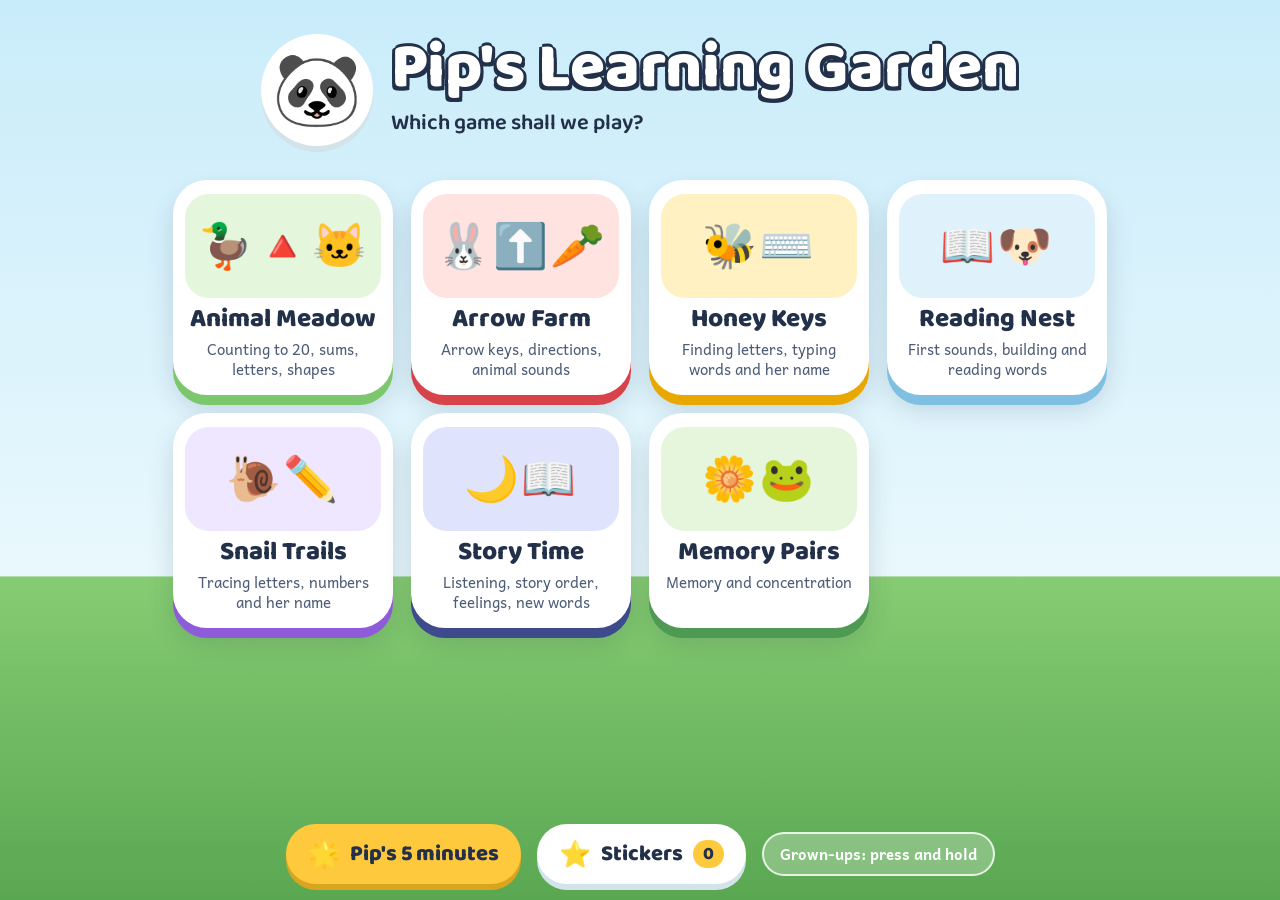
<file: index.html>
<!doctype html>
<html lang="en">
<head>
<meta charset="utf-8">
<meta name="viewport" content="width=device-width, initial-scale=1, maximum-scale=1, user-scalable=no, viewport-fit=cover">
<meta name="theme-color" content="#86cc72">
<meta name="mobile-web-app-capable" content="yes">
<link rel="manifest" href="manifest.webmanifest">
<link rel="icon" href="icons/icon-192.png">
<title>Pip's Learning Garden</title>
<meta name="claude:viewport-fit-sides" content="cover">
<link rel="stylesheet" href="fonts/fonts.css">
<style>
/* Layout: Pip's garden gate. Four big doorway cards, one per game, each in that game's own colours;
   stickers and the one Grown-ups corner sit below. Each game opens full screen over the garden. */
:root {
  --sky: #c9ecfa;
  --sky-low: #e9f8fd;
  --grass: #86cc72;
  --grass-deep: #5aa752;
  --ink: #22304a;
  --ink-soft: #4d5d78;
  --paper: #ffffff;
  --paper-edge: #d3e3ea;
  --sun: #ffc93d;
  --berry: #d9466f;
  --ok: #2c9c5a;
  --font-display: "Baloo 2", "Arial Rounded MT Bold", "Trebuchet MS", system-ui, sans-serif;
  --font-read: "Andika", "Century Gothic", "Segoe UI", system-ui, sans-serif;
  --emoji: "Apple Color Emoji", "Segoe UI Emoji", "Noto Color Emoji", sans-serif;
  color-scheme: light;
}
*, *::before, *::after { box-sizing: border-box; }
[hidden] { display: none !important; }
html, body { height: 100%; }
html, body { overscroll-behavior: none; touch-action: manipulation; -webkit-tap-highlight-color: transparent; -webkit-touch-callout: none; }
body {
  margin: 0; font-family: var(--font-read); font-size: 18px; color: var(--ink); overflow: hidden;
  user-select: none; -webkit-user-select: none;
  background: linear-gradient(180deg, var(--sky) 0%, var(--sky-low) 64%, var(--grass) 64.1%, var(--grass-deep) 100%);
}
button { font: inherit; color: inherit; cursor: pointer; }
button:focus-visible { outline: 4px solid var(--berry); outline-offset: 4px; }
.emoji { font-family: var(--emoji); line-height: 1; }

.game-host { position: fixed; inset: 0; z-index: 2; }

#hub { position: relative; z-index: 1; height: 100%; }
.hub-screen {
  height: 100%; display: flex; flex-direction: column; align-items: center; gap: 16px;
  padding-block: 16px;
  padding-left: max(16px, env(safe-area-inset-left, 0px));
  padding-right: max(16px, env(safe-area-inset-right, 0px));
  overflow-y: auto;
}
.hub-head { display: flex; align-items: center; gap: 18px; margin-top: 2vh; }
.pip { font-family: var(--emoji); line-height: 1; border: 0; border-radius: 50%; background: var(--paper); display: grid; place-items: center; box-shadow: 0 6px 0 var(--paper-edge); flex: none; width: 112px; height: 112px; font-size: 72px; transition: transform .15s; }
.pip:hover { transform: rotate(-6deg) scale(1.05); }
h1 {
  font-family: var(--font-display); font-weight: 800; font-size: clamp(38px, 5.4vw, 64px); line-height: .95; margin: 0; color: var(--paper);
  text-shadow: 0 4px 0 var(--ink), 3px 0 0 var(--ink), -3px 0 0 var(--ink), 0 -3px 0 var(--ink), 3px 4px 0 var(--ink), -3px 4px 0 var(--ink);
  text-wrap: balance;
}
.hub-sub { font-family: var(--font-display); font-weight: 600; font-size: 22px; margin: 6px 0 0; }

.doors { display: grid; grid-template-columns: repeat(4, minmax(0, 220px)); gap: 18px; justify-content: center; width: 100%; margin-top: 2vh; }
.door {
  border: 0; border-radius: 34px; padding: 14px 12px 16px; background: var(--paper);
  box-shadow: 0 10px 0 var(--edge), 0 14px 26px rgba(34, 48, 74, .16);
  display: flex; flex-direction: column; align-items: center; gap: 8px; transition: transform .15s;
}
.door:hover { transform: translateY(-6px) rotate(-1.2deg); }
.door:active { transform: translateY(5px); }
.door-art { width: 100%; height: 104px; border-radius: 24px; background: var(--wash); display: grid; place-items: center; font-family: var(--emoji); font-size: 44px; letter-spacing: 2px; white-space: nowrap; overflow: hidden; }
.door-name { font-family: var(--font-display); font-weight: 800; font-size: 26px; line-height: 1; }
.door-skills { font-size: 15px; color: var(--ink-soft); text-align: center; line-height: 1.3; min-height: 2.6em; }
.d-meadow { --wash: #e4f6dc; --edge: #7cc66b; }
.d-arrow { --wash: #ffe3e0; --edge: #d8434b; }
.d-honey { --wash: #fff1c2; --edge: #e9a800; }
.d-reading { --wash: #dff1fb; --edge: #7fc0e2; }
.d-trace { --wash: #efe6ff; --edge: #8e5cd9; }
.d-story { --wash: #dfe3fb; --edge: #3d4a8c; }
.d-pairs { --wash: #e6f6dc; --edge: #4f9a52; }

.hub-foot { margin-top: auto; display: flex; gap: 16px; align-items: center; flex-wrap: wrap; justify-content: center; }
.pill { border: 0; border-radius: 999px; padding: 12px 22px; background: var(--paper); box-shadow: 0 6px 0 var(--paper-edge);
  font-family: var(--font-display); font-weight: 800; font-size: 22px; display: inline-flex; align-items: center; gap: 10px; transition: transform .12s; }
.pill:hover { transform: translateY(-3px); }
.pill .emoji { font-size: 26px; }
.badge { background: var(--sun); border-radius: 999px; padding: 0 10px; font-size: 18px; }
.pill.five { background: var(--sun); box-shadow: 0 6px 0 #d9a520; }
/* "Next game" during Pip's 5 minutes: floats over the game's reward screen */
.next-btn { position: fixed; z-index: 6; top: max(14px, env(safe-area-inset-top, 0px)); right: max(16px, env(safe-area-inset-right, 0px));
  border: 0; border-radius: 999px; padding: 12px 22px; background: var(--sun); box-shadow: 0 6px 0 #d9a520, 0 10px 20px rgba(34, 48, 74, .2);
  font-family: var(--font-display); font-weight: 800; font-size: 22px; display: inline-flex; align-items: center; gap: 10px; animation: nudge 1.4s ease-in-out infinite; }
@keyframes nudge { 50% { transform: translateY(-4px) scale(1.04); } }
.rec-block { margin-top: 10px; padding: 10px 14px; border-radius: 14px; background: #f5f9fb; }
.rec-label { font-weight: 700; min-width: 92px; }
.grownup { touch-action: none; position: relative; overflow: hidden; border: 2px solid rgba(255,255,255,.8); border-radius: 999px; padding: 8px 16px; background: rgba(255,255,255,.25); color: var(--paper); font-size: 15px; font-weight: 700; }
.grownup .fill { position: absolute; inset: 0; background: rgba(255,255,255,.5); transform: scaleX(0); transform-origin: left; }
.grownup.holding .fill { transform: scaleX(1); transition: transform 1.5s linear; }
.grownup span { position: relative; }

/* Sticker book */
.book-head { display: flex; align-items: center; gap: 16px; width: 100%; max-width: 900px; }
.book-head h2 { flex: 1; font-family: var(--font-display); font-weight: 800; font-size: clamp(30px, 4vw, 44px); margin: 0; }
.round-btn { width: 62px; height: 62px; border-radius: 50%; border: 0; background: var(--paper); box-shadow: 0 6px 0 var(--paper-edge); font-family: var(--emoji); font-size: 28px; display: grid; place-items: center; flex: none; }
.book { width: 100%; max-width: 900px; background: var(--paper); border-radius: 34px; padding: 22px; box-shadow: 0 10px 0 var(--paper-edge);
  display: grid; grid-template-columns: repeat(auto-fill, minmax(92px, 1fr)); gap: 14px; }
.slotb { position: relative; aspect-ratio: 1; border: 0; border-radius: 24px; background: #eef5f8; display: grid; place-items: center; font-family: var(--emoji); font-size: 54px; line-height: 1; transition: transform .15s; }
.slotb.have { background: #fff4d0; }
.slotb.have:hover { transform: scale(1.08) rotate(-4deg); }
.slotb.empty span { filter: grayscale(1) brightness(0); opacity: .12; }
.slotb .n { position: absolute; bottom: 6px; right: 8px; font-family: var(--font-display); font-weight: 800; font-size: 16px; background: var(--sun); border-radius: 999px; padding: 0 8px; }

/* Grown-ups sheet */
.sheet-wrap { position: fixed; inset: 0; z-index: 9; background: rgba(34,48,74,.45); display: grid; place-items: center; padding: 16px; }
.sheet { width: 100%; max-width: 640px; max-height: 100%; overflow-y: auto; background: var(--paper); border-radius: 22px; padding: 22px 24px; font-size: 16px; line-height: 1.5; user-select: text; -webkit-user-select: text; }
.sheet h3 { font-family: var(--font-display); font-size: 26px; margin: 0 0 4px; }
.sheet h4 { font-size: 13px; letter-spacing: .1em; text-transform: uppercase; color: var(--ink-soft); margin: 22px 0 6px; padding-top: 14px; border-top: 1px solid var(--paper-edge); }
.sheet h5 { font-family: var(--font-display); font-size: 19px; margin: 14px 0 2px; }
.sheet label { display: flex; align-items: center; gap: 10px; padding: 3px 0; cursor: pointer; }
.sheet .field { display: grid; gap: 4px; padding: 4px 0; }
.sheet .field span { font-weight: 700; }
.sheet input[type=text], .sheet textarea { font: inherit; padding: 8px 10px; border-radius: 10px; border: 1px solid #c9d7de; width: 100%; }
.sheet textarea { min-height: 84px; resize: vertical; }
.sheet input[type=checkbox] { width: 20px; height: 20px; accent-color: var(--ok); flex: none; }
.sheet select { font: inherit; padding: 4px 8px; border-radius: 8px; border: 1px solid #c9d7de; max-width: 100%; }
.sheet p { margin: 4px 0; color: var(--ink-soft); }
.sheet .levels { display: grid; grid-template-columns: auto auto; gap: 0 16px; justify-content: start; font-variant-numeric: tabular-nums; }
.sbtn { border: 1px solid #c9d7de; background: #f3f7f9; border-radius: 10px; padding: 7px 14px; font-weight: 700; font-size: 15px; }
.sbtn.danger { color: #b3203f; }
.sbtn.primary { background: var(--ink); color: var(--paper); border-color: var(--ink); }
.sheet .row { display: flex; gap: 10px; flex-wrap: wrap; align-items: center; margin-top: 8px; }
.sheet-close { position: sticky; bottom: -22px; background: var(--paper); padding: 12px 0 4px; display: flex; justify-content: flex-end; }
.prog-time { font-weight: 700; color: var(--ink) !important; }
.prog-game { margin-top: 12px; padding: 10px 14px; border-radius: 14px; background: #f5f9fb; }
.prog-game > h5 { margin: 0 0 4px; }
.prog-group { margin: 8px 0; }
.prog-group > b { display: block; color: var(--ink); }
.chips { display: flex; flex-wrap: wrap; gap: 6px; margin-top: 4px; align-items: center; }
.chip-label { font-size: 13px; color: var(--ink-soft); min-width: 86px; }
.chip { border-radius: 999px; padding: 1px 10px; font-size: 15px; font-weight: 700; font-family: var(--font-read); }
.chip.work { background: #ffe1c4; color: #8a4500; }
.chip.good { background: #d3f1dc; color: #1c6a39; }
.prog-note { font-size: 14px; }

@media (max-width: 900px) { .doors { grid-template-columns: repeat(3, minmax(0, 220px)); } }
/* Phone held sideways (the S10e gives about 760 x 360): everything on one screen, big enough for small fingers */
@media (max-height: 520px) {
  .hub-screen { gap: 8px; padding-block: 8px; }
  .hub-head { margin-top: 0; gap: 10px; }
  .pip { width: 50px; height: 50px; font-size: 33px; box-shadow: 0 4px 0 var(--paper-edge); }
  h1 { font-size: 28px; }
  .hub-sub { font-size: 15px; margin-top: 0; }
  .doors { grid-template-columns: repeat(4, minmax(0, 150px)); gap: 8px 12px; margin-top: 0; }
  .door { padding: 8px 8px 10px; border-radius: 24px; box-shadow: 0 7px 0 var(--edge), 0 10px 18px rgba(34, 48, 74, .14); }
  .door-art { height: 58px; font-size: 28px; letter-spacing: 1px; border-radius: 14px; }
  .door-name { font-size: 15px; }
  .door { padding: 6px 6px 7px; gap: 4px; border-radius: 18px; }
  .hub-screen { gap: 6px; padding-block: 6px; }
  .door-skills { display: none; }
  .pill { padding: 8px 16px; font-size: 18px; }
  .round-btn { width: 48px; height: 48px; font-size: 22px; }
  .next-btn { font-size: 17px; padding: 8px 16px; top: max(8px, env(safe-area-inset-top, 0px)); }
  .book { padding: 14px; gap: 10px; grid-template-columns: repeat(auto-fill, minmax(72px, 1fr)); }
  .slotb { font-size: 42px; border-radius: 18px; }
}
@media (max-width: 520px) { .pip { width: 84px; height: 84px; font-size: 54px; } .doors { gap: 14px; } .door-art { height: 100px; font-size: 40px; } .door-skills { display: none; } }
@media (prefers-reduced-motion: reduce) { *, *::before, *::after { animation: none !important; transition: none !important; } }
</style>

<div id="hub">
  <section id="hubHome" class="hub-screen">
    <div class="hub-head">
      <button class="pip" id="pipHub" aria-label="Pip the panda says hello">🐼</button>
      <div>
        <h1>Pip's Learning Garden</h1>
        <p class="hub-sub">Which game shall we play?</p>
      </div>
    </div>
    <div class="doors">
      <button class="door d-meadow" data-game="meadow" aria-label="Animal Meadow">
        <span class="door-art">🦆🔺🐱</span><span class="door-name">Animal Meadow</span>
        <span class="door-skills">Counting to 20, sums, letters, shapes</span>
      </button>
      <button class="door d-arrow" data-game="arrow" aria-label="Arrow Farm">
        <span class="door-art">🐰⬆️🥕</span><span class="door-name">Arrow Farm</span>
        <span class="door-skills">Arrow keys, directions, animal sounds</span>
      </button>
      <button class="door d-honey" data-game="honey" aria-label="Honey Keys">
        <span class="door-art">🐝⌨️</span><span class="door-name">Honey Keys</span>
        <span class="door-skills">Finding letters, typing words and her name</span>
      </button>
      <button class="door d-reading" data-game="reading" aria-label="Reading Nest">
        <span class="door-art">📖🐶</span><span class="door-name">Reading Nest</span>
        <span class="door-skills">First sounds, building and reading words</span>
      </button>
      <button class="door d-trace" data-game="trace" aria-label="Snail Trails">
        <span class="door-art">🐌✏️</span><span class="door-name">Snail Trails</span>
        <span class="door-skills">Tracing letters, numbers and her name</span>
      </button>
      <button class="door d-story" data-game="story" aria-label="Story Time">
        <span class="door-art">🌙📖</span><span class="door-name">Story Time</span>
        <span class="door-skills">Listening, story order, feelings, new words</span>
      </button>
      <button class="door d-pairs" data-game="pairs" aria-label="Memory Pairs">
        <span class="door-art">🌼🐸</span><span class="door-name">Memory Pairs</span>
        <span class="door-skills">Memory and concentration</span>
      </button>
    </div>
    <div class="hub-foot">
      <button class="pill five" id="fiveBtn"><span class="emoji">🌟</span> Pip's 5 minutes</button>
      <button class="pill" id="hubBook"><span class="emoji">⭐</span> Stickers <span class="badge" id="hubStickerCount">0</span></button>
      <button class="grownup" id="grownBtn" title="Press and hold to open settings and progress"><span class="fill"></span><span>Grown-ups: press and hold</span></button>
    </div>
  </section>

  <section id="hubBookScreen" class="hub-screen" hidden>
    <div class="book-head">
      <button class="round-btn" id="hubBookBack" aria-label="Back to the garden">🏠</button>
      <h2>My sticker book</h2>
      <span class="badge" id="hubBookCount" style="font-size:22px;font-family:var(--font-display);font-weight:800"></span>
    </div>
    <div class="book" id="hubBookGrid"></div>
  </section>
</div>

<div class="game-host" id="host-meadow" hidden></div>
<div class="game-host" id="host-arrow" hidden></div>
<div class="game-host" id="host-honey" hidden></div>
<div class="game-host" id="host-reading" hidden></div>
<div class="game-host" id="host-trace" hidden></div>
<div class="game-host" id="host-story" hidden></div>
<div class="game-host" id="host-pairs" hidden></div>
<button class="next-btn" id="nextBtn" hidden></button>

<div class="sheet-wrap" id="sheetWrap" hidden>
  <div class="sheet" role="dialog" aria-modal="true" aria-labelledby="sheetTitle">
    <h3 id="sheetTitle">Grown-ups corner</h3>
    <p>Everything here is saved only in this browser on this computer.</p>

    <h4>Progress</h4>
    <div id="progress"></div>
    <p>Each game remembers every item she meets. Ones she gets wrong come back more often until she gets them right a few times in a row; ones she knows come back every few days so she keeps them.</p>
    <div class="row" id="memReset"></div>

    <h4>Her name</h4>
    <div class="field"><label for="firstName" style="padding:0"><span>First name</span></label><input type="text" id="firstName" autocomplete="off" spellcheck="false"></div>
    <div class="field"><label for="lastName" style="padding:0"><span>Surname</span></label><input type="text" id="lastName" autocomplete="off" spellcheck="false"></div>
    <p>Write it with capitals the way it should look. Honey Keys teaches her to type it; Reading Nest asks her to find it among other names.</p>
    <div class="rec-block">
      <b>Her name in your voice</b>
      <div class="row" id="recFirst"></div>
      <div class="row" id="recLast"></div>
      <p id="recNote">Computer voices often get names wrong. Record her name once and Pip plays your recording whenever it says it. Say just the name, close to the microphone.</p>
    </div>
    <div class="field"><label for="myWords" style="padding:0"><span>My words: one per line (family, pets, friends)</span></label><textarea id="myWords" spellcheck="false" placeholder="Mom&#10;Dad&#10;Gogo"></textarea></div>

    <h4>Pip's voice</h4>
    <label><input type="checkbox" id="optVoice"> Pip reads everything aloud</label>
    <label>Speaking speed <select id="optRate"><option value="0.75">Slower</option><option value="0.9">Normal</option><option value="1.05">Faster</option></select></label>
    <div class="row"><label for="optVoiceName" style="padding:0">Voice</label><select id="optVoiceName"></select><button type="button" class="sbtn" id="testVoice">Test</button></div>
    <p>Voices with "Natural" in the name are the clearest. They need an internet connection; without one the app uses the best voice on the laptop.</p>
    <label><input type="checkbox" id="optSfx"> Sound effects</label>

    <h4>Games</h4>
    <div id="gameOptions"></div>

    <h4>Difficulty (adjusts by itself)</h4>
    <p>Each activity moves up a level when she gets most answers right first time, and down when she finds it hard.</p>
    <div id="levelList"></div>
    <div class="row"><button class="sbtn" id="resetLevels">Start everything at level 1</button></div>

    <h4>Sticker book</h4>
    <div class="row" id="stickerReset"></div>

    <div class="sheet-close"><button class="sbtn primary" id="closeSheet">Save and close</button></div>
  </div>
</div>

<template id="tpl-meadow"><style>
/* Layout: one-screen meadow. Sky above, rolling hills below, Pip the panda guides each game.
   Single bright world on purpose, so colours are fixed rather than theme-switched. */
:host {
  --sky: #9fd8f5;
  --sky-low: #d6f0fb;
  --grass: #7cc66b;
  --grass-deep: #4f9f55;
  --sun: #ffc93d;
  --ink: #22304a;
  --ink-soft: #4d5d78;
  --paper: #ffffff;
  --paper-edge: #d5e3ee;
  --berry: #e6496b;
  --ok: #2c9c5a;
  --gold: #ffb800;
  --font-display: "Baloo 2", "Arial Rounded MT Bold", "Trebuchet MS", system-ui, sans-serif;
  /* Andika is built for early readers: single-storey a and g, clear letter shapes */
  --font-read: "Andika", "Century Gothic", "Segoe UI", system-ui, sans-serif;
  --emoji: "Apple Color Emoji", "Segoe UI Emoji", "Noto Color Emoji", sans-serif;
  color-scheme: light;
}
*, *::before, *::after { box-sizing: border-box; }
[hidden] { display: none !important; }
:host { display: block; height: 100%; }
:host {
  margin: 0;
  font-family: var(--font-read);
  font-size: 18px;
  color: var(--ink);
  background: linear-gradient(180deg, var(--sky) 0%, var(--sky-low) 62%, var(--grass) 62.1%, var(--grass-deep) 100%);
  overflow: hidden;
  user-select: none;
  -webkit-user-select: none;
}

/* Scenery */
.scenery { position: fixed; inset: 0; pointer-events: none; z-index: 0; overflow: hidden; }
.sun { position: absolute; top: 5%; right: 6%; width: 92px; height: 92px; border-radius: 50%; background: var(--sun); box-shadow: 0 0 0 14px rgba(255, 201, 61, .25), 0 0 0 30px rgba(255, 201, 61, .12); }
.cloud { position: absolute; height: 34px; background: var(--paper); border-radius: 40px; opacity: .85; }
.cloud::before, .cloud::after { content: ""; position: absolute; background: var(--paper); border-radius: 50%; }
.cloud::before { width: 46px; height: 46px; top: -22px; left: 18px; }
.cloud::after { width: 34px; height: 34px; top: -14px; left: 52px; }
.c1 { width: 120px; top: 12%; left: -140px; animation: drift 70s linear infinite; }
.c2 { width: 96px; top: 24%; left: -140px; animation: drift 95s linear infinite -40s; }
@keyframes drift { to { transform: translateX(calc(100vw + 280px)); } }
.hill { position: absolute; border-radius: 50%; }
.h1 { width: 80vw; height: 50vh; left: -20vw; bottom: -10vh; background: var(--grass); }
.h2 { width: 90vw; height: 46vh; right: -30vw; bottom: -14vh; background: #6bbb5d; }

/* Screens */
#app { position: relative; z-index: 1; height: 100%; }
.screen {
  height: 100%;
  display: flex; flex-direction: column; align-items: center;
  gap: 14px;
  padding-block: 18px;
  padding-left: max(16px, env(safe-area-inset-left, 0px));
  padding-right: max(16px, env(safe-area-inset-right, 0px));
  overflow-y: auto;
}

button { font: inherit; color: inherit; cursor: pointer; }
button:focus-visible { outline: 4px solid var(--berry); outline-offset: 4px; }
.emoji { font-family: var(--emoji); line-height: 1; }

/* Home */
.home-head { display: flex; align-items: center; gap: 18px; margin-top: 2vh; }
.pip {
  font-family: var(--emoji); font-size: 76px; line-height: 1;
  background: var(--paper); border: 0; border-radius: 50%;
  width: 116px; height: 116px; display: grid; place-items: center;
  box-shadow: 0 6px 0 var(--paper-edge);
  transition: transform .15s;
}
.pip:hover { transform: rotate(-6deg) scale(1.05); }
h1 {
  font-family: var(--font-display); font-weight: 800;
  font-size: clamp(40px, 6vw, 68px); line-height: .95; margin: 0;
  color: var(--paper);
  text-shadow: 0 4px 0 var(--ink), 3px 0 0 var(--ink), -3px 0 0 var(--ink), 0 -3px 0 var(--ink), 3px 4px 0 var(--ink), -3px 4px 0 var(--ink);
  letter-spacing: .01em;
}
.home-sub { font-family: var(--font-display); font-weight: 600; font-size: 24px; margin: 6px 0 0; color: var(--ink); }

.tiles {
  display: grid; grid-template-columns: repeat(5, minmax(0, 196px));
  gap: 22px; justify-content: center; width: 100%; margin-top: 2vh;
}
.tile {
  border: 0; border-radius: 34px; padding: 18px 12px 14px;
  background: var(--paper);
  box-shadow: 0 10px 0 var(--edge, var(--paper-edge)), 0 14px 24px rgba(34, 48, 74, .18);
  display: flex; flex-direction: column; align-items: center; gap: 10px;
  transition: transform .15s ease, box-shadow .15s ease;
  min-height: 220px;
}
.tile:hover { transform: translateY(-6px) rotate(-1.5deg); }
.tile:active { transform: translateY(6px); box-shadow: 0 4px 0 var(--edge, var(--paper-edge)); }
.tile-art {
  width: 100%; flex: 1; border-radius: 24px; background: var(--wash);
  display: grid; place-items: center; min-height: 128px; padding: 8px;
}
.tile-name { font-family: var(--font-display); font-weight: 800; font-size: 26px; line-height: 1; }
.t-count { --wash: #fff2c6; --edge: #f0c24a; }
.t-letters { --wash: #ffe0e6; --edge: #ef8fa3; }
.t-shapes { --wash: #dcefff; --edge: #7db7ea; }
.t-patterns { --wash: #e4f6dc; --edge: #86c879; }
.t-sums { --wash: #ffe6cf; --edge: #f0a35e; }
.art-sums { display: grid; justify-items: center; gap: 6px; }
.art-sums b { font-family: var(--font-display); font-size: 40px; color: #c46a1c; line-height: 1; }
.art-sums .emoji { font-size: 28px; }
.art-count { font-size: 34px; text-align: center; }
.art-count b { display: block; font-family: var(--font-display); font-size: 44px; color: #b4830a; line-height: 1; }
.art-letters { font-family: var(--font-read); font-weight: 700; font-size: 64px; color: var(--berry); line-height: 1; }
.art-shapes { display: flex; gap: 6px; }
.art-shapes svg { width: 48px; height: 48px; }
.art-patterns { font-size: 28px; letter-spacing: 1px; white-space: nowrap; }
.art-patterns span { opacity: .35; }

.home-foot { display: flex; gap: 16px; align-items: center; flex-wrap: wrap; justify-content: center; margin-top: auto; }
.pill {
  border: 0; border-radius: 999px; padding: 12px 22px;
  background: var(--paper); box-shadow: 0 6px 0 var(--paper-edge);
  font-family: var(--font-display); font-weight: 800; font-size: 22px;
  display: inline-flex; align-items: center; gap: 10px;
  transition: transform .12s;
}
.pill:hover { transform: translateY(-3px); }
.pill .emoji { font-size: 28px; }
.badge { background: var(--sun); border-radius: 999px; padding: 0 10px; font-size: 18px; }
.grownup {
  position: relative; overflow: hidden;
  border: 2px solid rgba(255, 255, 255, .7); border-radius: 999px; padding: 8px 16px;
  background: rgba(255, 255, 255, .25); color: var(--paper);
  font-size: 15px; font-weight: 700;
}
.grownup .fill { position: absolute; inset: 0; background: rgba(255, 255, 255, .45); transform: scaleX(0); transform-origin: left; }
.grownup.holding .fill { transform: scaleX(1); transition: transform 1.5s linear; }
.grownup span { position: relative; }

/* Play */
.topbar { width: 100%; max-width: 980px; display: flex; align-items: center; justify-content: space-between; gap: 12px; }
.round-btn {
  width: 64px; height: 64px; border-radius: 50%; border: 0;
  background: var(--paper); box-shadow: 0 6px 0 var(--paper-edge);
  font-family: var(--emoji); font-size: 30px; display: grid; place-items: center;
  transition: transform .12s; flex: none;
}
.round-btn:hover { transform: scale(1.08); }
.paws { display: flex; gap: 10px; }
.paw {
  width: 44px; height: 44px; border-radius: 50%;
  background: rgba(255, 255, 255, .5); border: 3px dashed rgba(34, 48, 74, .25);
  display: grid; place-items: center; font-family: var(--emoji); font-size: 22px;
}
.paw.got { background: var(--paper); border: 3px solid var(--paper-edge); animation: pop .4s ease; }
.paw.gold { background: var(--sun); border-color: #e9a800; }

.bubble-row { display: flex; align-items: center; gap: 14px; width: 100%; max-width: 980px; }
.pip.small { width: 76px; height: 76px; font-size: 50px; flex: none; }
.bubble {
  position: relative; flex: 1; min-width: 0;
  background: var(--paper); border-radius: 26px; padding: 14px 22px;
  font-family: var(--font-display); font-weight: 800; font-size: clamp(24px, 3.2vw, 36px); line-height: 1.15;
  box-shadow: 0 6px 0 var(--paper-edge);
  text-wrap: balance;
}
.bubble::before { content: ""; position: absolute; left: -14px; top: 50%; margin-top: -12px; border: 12px solid transparent; border-right: 16px solid var(--paper); border-left: 0; }

.stage {
  flex: 1; width: 100%; max-width: 980px; min-height: 150px;
  display: flex; align-items: center; justify-content: center;
}
.choices { display: flex; gap: 22px; justify-content: center; flex-wrap: wrap; width: 100%; padding-bottom: 18px; }
.choice {
  width: clamp(120px, 15vw, 170px); aspect-ratio: 1; max-width: 100%;
  border: 0; border-radius: 30px; background: var(--paper);
  box-shadow: 0 9px 0 var(--paper-edge), 0 12px 22px rgba(34, 48, 74, .16);
  display: flex; flex-direction: column; align-items: center; justify-content: center; gap: 4px;
  transition: transform .15s ease, opacity .3s;
  padding: 10px;
}
.choice:hover:not(:disabled) { transform: translateY(-6px) scale(1.04); }
.choice:active:not(:disabled) { transform: translateY(5px); }
.choice:disabled { cursor: default; }
.choice.wrong { animation: wiggle .45s ease; opacity: .35; }
.choice.right { box-shadow: 0 9px 0 var(--ok), 0 0 0 7px var(--ok); animation: bounce .6s ease; }
.choice.hint { animation: glow 1.1s ease-in-out infinite; }
.choice .num { font-family: var(--font-display); font-weight: 800; font-size: clamp(56px, 7vw, 84px); line-height: .9; color: var(--ink); }
.choice .dots { display: flex; flex-wrap: wrap; justify-content: center; gap: 4px; max-width: 72px; }
.choice .dots i { width: 11px; height: 11px; border-radius: 50%; background: var(--berry); }
.choice .pic { font-family: var(--emoji); font-size: clamp(54px, 6.5vw, 78px); line-height: 1; }
.choice .word { font-size: 22px; font-weight: 700; color: var(--ink-soft); }
.choice .word b, .reveal b { color: var(--berry); }
.choice svg.shape { width: 78%; height: 78%; }

/* Counting stage: rows of five, like a ten frame */
.field { display: grid; gap: 14px 18px; justify-items: center; }
/* 11 to 20 sit in rows of ten with a gap after five, like two ten-frames */
.field.many { gap: 10px 8px; }
.field.many .critter { font-size: clamp(30px, 4.2vw, 50px); }
.field.many .critter:nth-child(10n+5) { margin-right: 16px; }

/* Sums */
.sum { display: flex; align-items: center; gap: 18px; flex-wrap: wrap; justify-content: center; }
.group { display: grid; gap: 6px 8px; justify-items: center; }
.critter.small { font-size: clamp(30px, 4.2vw, 46px); padding: 3px; }
.op { font-family: var(--font-display); font-weight: 800; font-size: 48px; color: var(--ink); }
.eq { font-family: var(--font-display); font-weight: 800; font-size: clamp(30px, 4vw, 44px); background: var(--paper); border-radius: 18px; padding: 2px 22px; box-shadow: 0 5px 0 var(--paper-edge); }
.eq b { color: var(--berry); }
.ask { font-family: var(--font-display); font-weight: 800; font-size: clamp(26px, 3.4vw, 40px); display: flex; align-items: center; gap: 12px; }
.ask .emoji { font-size: 1.6em; }
.gb.arrive { animation: arrive .7s .5s both; }
.critter.leaving { animation: leave .8s 1.1s forwards; }
.choice.nest { width: auto; aspect-ratio: auto; min-width: 180px; min-height: 140px; padding: 14px 18px; }
.frame { display: grid; grid-template-columns: repeat(5, 1fr); gap: 6px; padding: 8px; background: var(--paper); border-radius: 16px; box-shadow: 0 6px 0 var(--paper-edge); }
.frame .cell { width: clamp(44px, 6vw, 64px); aspect-ratio: 1; border: 3px dashed rgba(34, 48, 74, .25); border-radius: 12px; display: grid; place-items: center; font-family: var(--emoji); font-size: clamp(28px, 4vw, 42px); }
.frame .cell.full { border-style: solid; border-color: #f0c24a; background: #fff8dd; }
.frame .cell.counted { border-style: solid; border-color: var(--berry); }
.frame .cell.new { border-style: solid; border-color: var(--ok); background: #e3f6e9; animation: pop .4s ease; }
@keyframes arrive { from { transform: translateX(70px); opacity: 0; } }
@keyframes leave { to { transform: translateY(-26px) rotate(-14deg); opacity: .16; } }
.critter {
  position: relative; font-family: var(--emoji); font-size: clamp(46px, 6.5vw, 72px); line-height: 1;
  padding: 8px; border-radius: 50%; transition: transform .2s, background .2s;
  transform: rotate(var(--r, 0deg));
}
.critter.counted { background: rgba(255, 255, 255, .85); transform: scale(1.12); }
.critter.counted::after {
  content: attr(data-n); position: absolute; top: -6px; right: -6px;
  width: 30px; height: 30px; border-radius: 50%; background: var(--berry); color: var(--paper);
  font-family: var(--font-display); font-weight: 800; font-size: 18px; display: grid; place-items: center;
}

/* Letters stage */
.letter-card {
  background: var(--paper); border-radius: 34px; padding: 6px 40px 12px;
  box-shadow: 0 10px 0 #ef8fa3;
  font-family: var(--font-read); font-weight: 700; font-size: clamp(90px, 13vw, 150px); line-height: 1.05;
  color: var(--berry); display: flex; gap: 22px; align-items: baseline;
}
.letter-card small { font-size: .7em; color: var(--ink); }

/* Shapes stage */
.friend { display: flex; align-items: center; gap: 18px; }
.friend .emoji { font-size: clamp(80px, 11vw, 120px); animation: sway 3s ease-in-out infinite; }
.friend .want { width: clamp(70px, 9vw, 100px); aspect-ratio: 1; border-radius: 24px; border: 4px dashed rgba(34, 48, 74, .3); display: grid; place-items: center; font-family: var(--font-display); font-weight: 800; font-size: 54px; color: rgba(34, 48, 74, .4); background: rgba(255, 255, 255, .45); }
.friend .want svg { width: 80%; height: 80%; }

/* Patterns stage */
.seq { display: flex; gap: 10px; flex-wrap: wrap; justify-content: center; }
.seq .slot {
  width: clamp(64px, 9vw, 96px); aspect-ratio: 1; border-radius: 22px; background: var(--paper);
  display: grid; place-items: center; font-family: var(--emoji); font-size: clamp(40px, 6vw, 62px);
  box-shadow: 0 6px 0 var(--paper-edge); transition: transform .2s, box-shadow .2s;
}
.seq .slot.on { transform: translateY(-10px) scale(1.08); box-shadow: 0 6px 0 var(--sun), 0 0 0 5px var(--sun); }
.seq .slot.mystery { background: rgba(255, 255, 255, .45); border: 4px dashed rgba(34, 48, 74, .35); box-shadow: none; font-family: var(--font-display); font-weight: 800; color: rgba(34, 48, 74, .5); }
.seq .slot.mystery.filled { background: var(--paper); border: 4px solid var(--ok); color: inherit; font-family: var(--emoji); animation: pop .4s ease; }

/* Reward */
.center { justify-content: center; text-align: center; }
.eyebrow { font-family: var(--font-display); font-weight: 800; letter-spacing: .12em; text-transform: uppercase; font-size: 18px; margin: 0; color: var(--ink-soft); }
.sticker-big {
  font-family: var(--emoji); font-size: clamp(110px, 17vw, 170px); line-height: 1;
  width: clamp(170px, 26vw, 250px); aspect-ratio: 1; border-radius: 50%;
  background: var(--paper); display: grid; place-items: center;
  border: 8px dashed var(--sun); box-shadow: 0 12px 0 rgba(34, 48, 74, .12);
  animation: sticker 0.9s cubic-bezier(.2, 1.6, .4, 1) both;
}
h2 { font-family: var(--font-display); font-weight: 800; font-size: clamp(30px, 4vw, 44px); margin: 0; line-height: 1.1; text-wrap: balance; }
.btn-row { display: flex; gap: 16px; flex-wrap: wrap; justify-content: center; }

/* Sticker book */
.book {
  width: 100%; max-width: 900px; background: var(--paper); border-radius: 34px; padding: 22px;
  box-shadow: 0 10px 0 var(--paper-edge);
  display: grid; grid-template-columns: repeat(auto-fill, minmax(92px, 1fr)); gap: 14px;
}
.slotb {
  position: relative; aspect-ratio: 1; border: 0; border-radius: 24px; background: #f1f7fb;
  display: grid; place-items: center; font-family: var(--emoji); font-size: 54px; line-height: 1;
  transition: transform .15s;
}
.slotb.have { background: #fff6d6; }
.slotb.have:hover { transform: scale(1.08) rotate(-4deg); }
.slotb.empty span { filter: grayscale(1) brightness(0); opacity: .12; }
.slotb .n { position: absolute; bottom: 6px; right: 8px; font-family: var(--font-display); font-weight: 800; font-size: 16px; background: var(--sun); border-radius: 999px; padding: 0 8px; }
.book-head { display: flex; align-items: center; gap: 16px; width: 100%; max-width: 900px; }
.book-head h2 { flex: 1; color: var(--ink); }

/* Grown-ups sheet */
.sheet-wrap { position: fixed; inset: 0; z-index: 5; background: rgba(34, 48, 74, .45); display: grid; place-items: center; padding: 16px; }
.sheet {
  width: 100%; max-width: 560px; max-height: 100%; overflow-y: auto;
  background: var(--paper); border-radius: 22px; padding: 22px 24px;
  font-size: 16px; line-height: 1.5; user-select: text; -webkit-user-select: text;
}
.sheet h3 { font-family: var(--font-display); font-size: 26px; margin: 0 0 4px; }
.sheet h4 { font-size: 13px; letter-spacing: .1em; text-transform: uppercase; color: var(--ink-soft); margin: 18px 0 6px; }
.sheet label { display: flex; align-items: center; gap: 10px; padding: 4px 0; cursor: pointer; }
.sheet input[type=checkbox] { width: 20px; height: 20px; accent-color: var(--ok); }
.sheet select { font: inherit; padding: 4px 8px; border-radius: 8px; border: 1px solid var(--paper-edge); }
.sheet p { margin: 4px 0; color: var(--ink-soft); }
.sheet .levels { display: grid; grid-template-columns: auto auto; gap: 2px 16px; justify-content: start; font-variant-numeric: tabular-nums; }
.sbtn { border: 1px solid var(--paper-edge); background: #f4f8fb; border-radius: 10px; padding: 7px 14px; font-weight: 700; font-size: 15px; }
.sbtn.danger { color: #b3203f; }
.sbtn.primary { background: var(--ink); color: var(--paper); border-color: var(--ink); }
.sheet .row { display: flex; gap: 10px; flex-wrap: wrap; align-items: center; margin-top: 8px; }

/* Confetti */
.bit { position: fixed; width: 12px; height: 12px; border-radius: 3px; z-index: 9; pointer-events: none; animation: burst .9s ease-out forwards; }
@keyframes burst { to { transform: translate(var(--dx), var(--dy)) rotate(540deg); opacity: 0; } }
@keyframes pop { 0% { transform: scale(.4); } 70% { transform: scale(1.15); } 100% { transform: scale(1); } }
@keyframes wiggle { 0%, 100% { transform: rotate(0); } 20% { transform: rotate(-8deg); } 40% { transform: rotate(8deg); } 60% { transform: rotate(-5deg); } 80% { transform: rotate(4deg); } }
@keyframes bounce { 0%, 100% { transform: translateY(0); } 35% { transform: translateY(-22px) scale(1.06); } 65% { transform: translateY(0) scale(.97); } }
@keyframes glow { 0%, 100% { box-shadow: 0 9px 0 var(--paper-edge), 0 0 0 0 rgba(255, 184, 0, .0); } 50% { box-shadow: 0 9px 0 var(--paper-edge), 0 0 0 10px rgba(255, 184, 0, .75); } }
@keyframes sway { 0%, 100% { transform: rotate(-4deg); } 50% { transform: rotate(4deg); } }
@keyframes sticker { 0% { transform: scale(0) rotate(-30deg); } 100% { transform: scale(1) rotate(0); } }

@media (max-width: 860px) {
  .tiles { grid-template-columns: repeat(2, minmax(0, 210px)); }
  .tile { min-height: 180px; }
}
@media (max-width: 520px) {
  .pip { width: 84px; height: 84px; font-size: 54px; }
  .paws { gap: 5px; }
  .paw { width: 34px; height: 34px; font-size: 17px; }
  .round-btn { width: 52px; height: 52px; font-size: 24px; }
  .choices { gap: 12px; }
  .choice { width: 104px; }
  .tiles { gap: 14px; }
}
@media (prefers-reduced-motion: reduce) {
  .critter.leaving { opacity: .16; }
  *, *::before, *::after { animation: none !important; transition: none !important; }
}
.prog-time { font-weight: 700; color: var(--ink) !important; }
.prog-group { margin: 10px 0; }
.prog-group > b { display: block; color: var(--ink); }
.chips { display: flex; flex-wrap: wrap; gap: 6px; margin-top: 4px; align-items: center; }
.chip-label { font-size: 13px; color: var(--ink-soft); min-width: 86px; }
.chip { border-radius: 999px; padding: 1px 10px; font-size: 15px; font-weight: 700; font-family: var(--font-read); }
.chip.work { background: #ffe1c4; color: #8a4500; }
.chip.good { background: #d3f1dc; color: #1c6a39; }
.prog-note { font-size: 14px; }

/* ---- touch screens and phones held sideways (added when the games were merged) ---- */
:host { -webkit-tap-highlight-color: transparent; touch-action: manipulation; }
/* no physical keyboard on a touch screen: hide the "click so the keyboard works" screen and key hints */
@media (pointer: coarse) { .gate, .how, .hint-line { display: none !important; } }
@media (max-height: 520px) {
  .screen { gap: 6px; padding-block: 6px; }
  .round-btn { width: 44px; height: 44px; font-size: 21px; box-shadow: 0 4px 0 var(--paper-edge); }
  .paws { gap: 5px; }
  .paw { width: 28px; height: 28px; font-size: 14px; border-width: 2px; }
  .bubble-row { gap: 10px; }
  .bubble-row .pip, .pip.small { width: 44px; height: 44px; font-size: 30px; box-shadow: 0 4px 0 var(--paper-edge); }
  .bubble { font-size: 19px; padding: 6px 14px; border-radius: 16px; box-shadow: 0 4px 0 var(--paper-edge); }
  .bubble::before { left: -10px; margin-top: -8px; border-width: 8px; border-right-width: 11px; }
  h1 { font-size: 34px; }
  h2 { font-size: 24px; }
  .home-head, .start-head { margin-top: 0; gap: 12px; }
  .home-head .pip, .start-head .pip, #pipHome { width: 64px; height: 64px; font-size: 42px; box-shadow: 0 4px 0 var(--paper-edge); }
  .home-sub, .start-sub { font-size: 17px; margin-top: 2px; }
  .tiles { margin-top: 4px; gap: 12px; grid-template-columns: repeat(4, minmax(0, 170px)); }
  .tile { min-height: 0; padding: 8px; border-radius: 24px; gap: 6px; box-shadow: 0 7px 0 var(--edge, var(--paper-edge)), 0 10px 18px rgba(0, 0, 0, .12); }
  .tile-art { min-height: 92px; border-radius: 18px; }
  .tile-name { font-size: 18px; }
  .pill { padding: 8px 16px; font-size: 17px; }
  .pill .emoji { font-size: 22px; }
  .sticker-big { width: 120px; font-size: 76px; border-width: 6px; }
  .eyebrow { font-size: 14px; }
  .book { padding: 14px; gap: 10px; grid-template-columns: repeat(auto-fill, minmax(72px, 1fr)); }
  .slotb { font-size: 42px; border-radius: 18px; }
  .stage { min-height: 0; }
}
@media (max-height: 520px) {
  .choices { gap: 14px; padding-bottom: 10px; }
  .choice { width: 92px; border-radius: 22px; box-shadow: 0 6px 0 var(--paper-edge), 0 8px 14px rgba(34, 48, 74, .14); }
  .choice .num { font-size: 50px; }
  .choice .pic { font-size: 48px; }
  .choice .word { font-size: 16px; }
  .choice .dots { max-width: 60px; gap: 3px; }
  .choice .dots i { width: 8px; height: 8px; }
  .field { gap: 4px 10px; }
  .critter { font-size: 34px; padding: 3px; }
  .critter.counted::after { width: 20px; height: 20px; font-size: 13px; top: -4px; right: -4px; }
  .letter-card { font-size: 64px; padding: 2px 24px 6px; border-radius: 22px; box-shadow: 0 6px 0 #ef8fa3; }
  .friend .emoji { font-size: 58px; }
  .friend .want { width: 60px; font-size: 32px; }
  .seq { gap: 6px; }
  .seq .slot { width: 50px; font-size: 32px; border-radius: 14px; }
  .sun { width: 56px; height: 56px; }
  .tiles { grid-template-columns: repeat(5, minmax(0, 136px)); gap: 10px; }
  .art-sums b { font-size: 26px; }
  .art-sums .emoji { font-size: 18px; }
  .art-count { font-size: 24px; }
  .art-count b { font-size: 30px; }
  .art-letters { font-size: 44px; }
  .art-shapes svg { width: 34px; height: 34px; }
  .art-patterns { font-size: 20px; }
  .field.many .critter { font-size: 26px; }
  .field.many { gap: 4px 6px; }
  .critter.small { font-size: 28px; padding: 2px; }
  .group { gap: 2px 4px; }
  .sum { gap: 10px; }
  .op { font-size: 30px; }
  .eq { font-size: 22px; padding: 0 14px; border-radius: 12px; box-shadow: 0 4px 0 var(--paper-edge); }
  .ask { font-size: 22px; }
  .choice.nest { min-width: 140px; min-height: 90px; padding: 8px 12px; }
  .frame { gap: 4px; padding: 5px; border-radius: 12px; }
  .frame .cell { width: 36px; font-size: 22px; border-width: 2px; border-radius: 8px; }
}
</style>

<div class="scenery" aria-hidden="true">
  <div class="sun"></div>
  <div class="cloud c1"></div>
  <div class="cloud c2"></div>
  <div class="hill h1"></div>
  <div class="hill h2"></div>
</div>

<div id="app">
  <!-- Home -->
  <section id="home" class="screen">
    <div class="home-head">
      <button class="pip" id="pipHome" aria-label="Pip the panda says hello">🐼</button>
      <div>
        <h1>Animal Meadow</h1>
        <p class="home-sub">Pick a game to play with Pip!</p>
      </div>
    </div>
    <div class="tiles" id="tiles">
      <button class="tile t-count" data-act="count" aria-label="Counting game">
        <div class="tile-art art-count"><span class="emoji">🦆🦆🦆</span><b>1 2 3</b></div>
        <span class="tile-name">Counting</span>
      </button>
      <button class="tile t-sums" data-act="sums" aria-label="Sums game">
        <div class="tile-art art-sums"><b>2 + 3</b><span class="emoji">🐤🐤🐤</span></div>
        <span class="tile-name">Sums</span>
      </button>
      <button class="tile t-letters" data-act="letters" aria-label="Letters game">
        <div class="tile-art art-letters">Aa Bb</div>
        <span class="tile-name">Letters</span>
      </button>
      <button class="tile t-shapes" data-act="shapes" aria-label="Shapes and colours game">
        <div class="tile-art art-shapes" id="tileShapes"></div>
        <span class="tile-name">Shapes</span>
      </button>
      <button class="tile t-patterns" data-act="patterns" aria-label="Patterns game">
        <div class="tile-art art-patterns emoji">🐶🐱🐶🐱<span>❓</span></div>
        <span class="tile-name">Patterns</span>
      </button>
    </div>
    <div class="home-foot">
      <button class="pill" id="bookBtn"><span class="emoji">⭐</span> Stickers <span class="badge" id="stickerCount">0</span></button>
      <button class="pill" id="hubBtn"><span class="emoji">🗺️</span> All games</button>
    </div>
  </section>

  <!-- Play -->
  <section id="play" class="screen" hidden>
    <div class="topbar">
      <button class="round-btn" id="homeBtn" aria-label="Back to home">🏠</button>
      <div class="paws" id="paws" aria-label="Progress"></div>
      <button class="round-btn" id="repeatBtn" aria-label="Hear the question again">🔊</button>
    </div>
    <div class="bubble-row">
      <button class="pip small" id="pipPlay" aria-label="Hear the question again">🐼</button>
      <div class="bubble" id="prompt" aria-live="polite"></div>
    </div>
    <div class="stage" id="stage"></div>
    <div class="choices" id="choices"></div>
  </section>

  <!-- Reward -->
  <section id="reward" class="screen center" hidden>
    <p class="eyebrow">Round finished</p>
    <div class="paws" id="rewardPaws"></div>
    <div class="sticker-big" id="newSticker"></div>
    <h2 id="rewardText"></h2>
    <div class="btn-row">
      <button class="pill" id="againBtn"><span class="emoji">🔁</span> Play again</button>
      <button class="pill" id="rewardBook"><span class="emoji">⭐</span> Stickers</button>
      <button class="pill" id="rewardHome"><span class="emoji">🏠</span> Home</button>
    </div>
  </section>

  <!-- Sticker book -->
  <section id="book" class="screen" hidden>
    <div class="book-head">
      <button class="round-btn" id="bookHome" aria-label="Back to home">🏠</button>
      <h2>My sticker book</h2>
      <span class="badge" id="bookCount" style="font-size:22px;font-family:var(--font-display);font-weight:800"></span>
    </div>
    <div class="book" id="bookGrid"></div>
  </section>
</div>

<!-- Grown-ups -->
</template>
<template id="tpl-arrow"><style>
/* Layout: one-screen farm. Fenced field of grass squares on the left, a big arrow-key pad on the right
   that lights up with the key she presses. Single bright world on purpose, so colours are fixed. */
:host {
  --sky: #a6dcf6;
  --sky-low: #e3f5fc;
  --grass-a: #92d27c;
  --grass-b: #84c76f;
  --meadow: #6fb85f;
  --fence: #b98048;
  --fence-dark: #8a5a2e;
  --barn: #d8434b;
  --wheat: #ffd45e;
  --ink: #22304a;
  --ink-soft: #4d5d78;
  --paper: #ffffff;
  --paper-edge: #d5e3ee;
  --ok: #2c9c5a;
  --font-display: "Baloo 2", "Arial Rounded MT Bold", "Trebuchet MS", system-ui, sans-serif;
  --font-read: "Andika", "Century Gothic", "Segoe UI", system-ui, sans-serif;
  --emoji: "Apple Color Emoji", "Segoe UI Emoji", "Noto Color Emoji", sans-serif;
  color-scheme: light;
}
*, *::before, *::after { box-sizing: border-box; }
[hidden] { display: none !important; }
:host { display: block; height: 100%; }
:host {
  margin: 0; font-family: var(--font-read); font-size: 18px; color: var(--ink);
  background: linear-gradient(180deg, var(--sky) 0%, var(--sky-low) 38%, var(--meadow) 38.1%, #5ea64f 100%);
  overflow: hidden; user-select: none; -webkit-user-select: none;
}
button { font: inherit; color: inherit; cursor: pointer; }
button:focus-visible { outline: 4px solid var(--barn); outline-offset: 4px; }

.scenery { position: fixed; inset: 0; pointer-events: none; z-index: 0; overflow: hidden; }
.barn { position: absolute; right: 4%; top: calc(38% - 118px); width: 130px; height: 118px; }
.barn::before { content: ""; position: absolute; left: 0; right: 0; top: 0; height: 52px; background: var(--fence-dark); clip-path: polygon(50% 0, 100% 100%, 0 100%); }
.barn::after { content: ""; position: absolute; left: 12px; right: 12px; top: 52px; bottom: 0; background: var(--barn); border-radius: 2px; box-shadow: inset 0 0 0 6px rgba(255,255,255,.55); }
.rail { position: absolute; left: 0; right: 0; top: calc(38% - 26px); height: 26px; background:
  linear-gradient(var(--fence) 0 0) 0 4px / 100% 6px no-repeat,
  linear-gradient(var(--fence) 0 0) 0 16px / 100% 6px no-repeat,
  repeating-linear-gradient(90deg, var(--fence-dark) 0 8px, transparent 8px 64px); }

#app { position: relative; z-index: 1; height: 100%; }
.screen {
  height: 100%; display: flex; flex-direction: column; align-items: center; gap: 14px;
  padding-block: 16px;
  padding-left: max(16px, env(safe-area-inset-left, 0px));
  padding-right: max(16px, env(safe-area-inset-right, 0px));
  overflow-y: auto;
}
.center { justify-content: center; text-align: center; }

/* Shared bits */
.pip { font-family: var(--emoji); line-height: 1; border: 0; border-radius: 50%; background: var(--paper); display: grid; place-items: center; box-shadow: 0 6px 0 var(--paper-edge); flex: none; }
h1 {
  font-family: var(--font-display); font-weight: 800; font-size: clamp(42px, 6vw, 70px); line-height: .95; margin: 0;
  color: var(--wheat);
  text-shadow: 0 4px 0 var(--ink), 3px 0 0 var(--ink), -3px 0 0 var(--ink), 0 -3px 0 var(--ink), 3px 4px 0 var(--ink), -3px 4px 0 var(--ink);
}
h2 { font-family: var(--font-display); font-weight: 800; font-size: clamp(30px, 4vw, 44px); margin: 0; line-height: 1.1; text-wrap: balance; }
.kbd {
  display: inline-grid; place-items: center; min-width: 48px; height: 48px; padding: 0 12px;
  background: var(--paper); border-radius: 12px; box-shadow: 0 5px 0 #b7c6d3, inset 0 0 0 2px #e6eef5;
  font-family: var(--font-display); font-weight: 800; font-size: 24px; color: var(--ink);
}
.kbd.space { min-width: 150px; font-size: 18px; letter-spacing: .08em; text-transform: uppercase; }
.pill {
  border: 0; border-radius: 999px; padding: 12px 22px; background: var(--paper); box-shadow: 0 6px 0 var(--paper-edge);
  font-family: var(--font-display); font-weight: 800; font-size: 22px; display: inline-flex; align-items: center; gap: 10px;
  transition: transform .12s;
}
.pill:hover { transform: translateY(-3px); }
.pill .emoji { font-size: 26px; }
.emoji { font-family: var(--emoji); line-height: 1; }
.badge { background: var(--wheat); border-radius: 999px; padding: 0 10px; font-size: 18px; }
.btn-row { display: flex; gap: 16px; flex-wrap: wrap; justify-content: center; }
.round-btn {
  width: 60px; height: 60px; border-radius: 50%; border: 0; background: var(--paper); box-shadow: 0 6px 0 var(--paper-edge);
  font-family: var(--emoji); font-size: 28px; display: grid; place-items: center; flex: none; transition: transform .12s;
}
.round-btn:hover { transform: scale(1.08); }
.paws { display: flex; gap: 10px; }
.paw { width: 42px; height: 42px; border-radius: 50%; background: rgba(255,255,255,.5); border: 3px dashed rgba(34,48,74,.25); display: grid; place-items: center; font-family: var(--emoji); font-size: 21px; }
.paw.got { background: var(--paper); border: 3px solid var(--paper-edge); animation: pop .4s ease; }
.paw.gold { background: var(--wheat); border-color: #e9a800; }

/* Start: pick an animal */
.start-head { display: flex; align-items: center; gap: 18px; margin-top: 1vh; }
.start-head .pip { width: 104px; height: 104px; font-size: 66px; }
.start-sub { font-family: var(--font-display); font-weight: 600; font-size: 22px; margin: 6px 0 0; }
.pickers { display: flex; gap: 16px; flex-wrap: wrap; justify-content: center; margin-top: 2vh; }
.pick {
  width: clamp(104px, 12vw, 140px); aspect-ratio: 1; border: 0; border-radius: 30px; background: var(--paper);
  box-shadow: 0 8px 0 var(--paper-edge); display: flex; flex-direction: column; align-items: center; justify-content: center; gap: 4px;
  transition: transform .15s;
}
.pick .emoji { font-size: clamp(54px, 6vw, 72px); }
.pick span:last-child { font-family: var(--font-display); font-weight: 800; font-size: 20px; }
.pick.sel { box-shadow: 0 8px 0 #e9a800, 0 0 0 6px var(--wheat); transform: translateY(-8px) scale(1.06); }
.pick.sel .emoji { animation: hop .7s ease infinite; }
.how { display: flex; gap: 22px; align-items: center; flex-wrap: wrap; justify-content: center; margin-top: 2vh;
  background: rgba(255,255,255,.75); border-radius: 26px; padding: 14px 24px; font-family: var(--font-display); font-weight: 800; font-size: 22px; }
.how > div { display: flex; align-items: center; gap: 10px; }
.start-foot { margin-top: auto; display: flex; gap: 16px; align-items: center; flex-wrap: wrap; justify-content: center; }
.grownup { position: relative; overflow: hidden; border: 2px solid rgba(255,255,255,.75); border-radius: 999px; padding: 8px 16px; background: rgba(255,255,255,.2); color: var(--paper); font-size: 15px; font-weight: 700; }
.grownup .fill { position: absolute; inset: 0; background: rgba(255,255,255,.45); transform: scaleX(0); transform-origin: left; }
.grownup.holding .fill { transform: scaleX(1); transition: transform 1.5s linear; }
.grownup span { position: relative; }

/* Play */
.topbar { width: 100%; max-width: 1080px; display: flex; align-items: center; justify-content: space-between; gap: 12px; }
.bubble-row { display: flex; align-items: center; gap: 14px; width: 100%; max-width: 1080px; }
.bubble-row .pip { width: 70px; height: 70px; font-size: 46px; }
.bubble {
  position: relative; flex: 1; min-width: 0; background: var(--paper); border-radius: 24px; padding: 12px 22px;
  font-family: var(--font-display); font-weight: 800; font-size: clamp(22px, 3vw, 34px); line-height: 1.15;
  box-shadow: 0 6px 0 var(--paper-edge); text-wrap: balance;
}
.bubble::before { content: ""; position: absolute; left: -14px; top: 50%; margin-top: -12px; border: 12px solid transparent; border-right: 16px solid var(--paper); border-left: 0; }
.bubble .goal { display: inline-grid; place-items: center; min-width: 1.4em; height: 1.4em; border-radius: 50%; background: var(--wheat); padding: 0 .2em; margin-left: .2em; }
.field-row { flex: 1; width: 100%; max-width: 1080px; display: flex; align-items: center; justify-content: center; gap: 4vw; min-height: 0; }

.board {
  --bs: min(calc(100vh - 230px), 560px, calc(100vw - 32px));
  width: var(--bs); height: var(--bs); flex: none; position: relative;
  display: grid; grid-template-columns: repeat(var(--n), 1fr); grid-template-rows: repeat(var(--n), 1fr);
  border: 12px solid var(--fence); border-radius: 18px; box-shadow: 0 0 0 4px var(--fence-dark), 0 14px 26px rgba(34,48,74,.25);
  background: var(--grass-a); overflow: hidden;
}
.board.bump { animation: shake .3s ease; }
.cell { position: relative; display: grid; place-items: center; background: var(--grass-a); font-size: calc(var(--bs) / var(--n) * .62); }
.cell.alt { background: var(--grass-b); }
.cell.trail::after { content: "🐾"; font-family: var(--emoji); position: absolute; font-size: 32%; opacity: .35; }
.cell .tree { font-family: var(--emoji); line-height: 1; }
.item { position: relative; z-index: 1; display: grid; place-items: center; line-height: 1; transition: transform .3s, opacity .3s; }
.item.pic { font-family: var(--emoji); animation: idle 2.4s ease-in-out infinite; }
.item.token {
  width: 74%; height: 74%; border-radius: 50%; font-family: var(--font-display); font-weight: 800; font-size: 72%;
  background: var(--wheat); color: var(--ink); box-shadow: 0 4px 0 #d9a520, inset 0 0 0 3px rgba(255,255,255,.6);
}
.item.token.letter { font-family: var(--font-read); font-weight: 700; background: #ffd0dc; box-shadow: 0 4px 0 #e98aa1, inset 0 0 0 3px rgba(255,255,255,.6); }
.item.got { transform: scale(.55); opacity: .45; }
.item.got::after { content: "✓"; position: absolute; font-family: var(--font-display); color: var(--ok); font-size: 120%; }
.item.nope { animation: wiggle .45s ease; }
.player {
  position: absolute; left: 0; top: 0; z-index: 2;
  width: calc(100% / var(--n)); height: calc(100% / var(--n));
  display: grid; place-items: center; transition: transform .16s ease-out;
  font-size: calc(var(--bs) / var(--n) * .7);
}
.player .hop { font-family: var(--emoji); line-height: 1; display: block; filter: drop-shadow(0 5px 0 rgba(34,48,74,.2)); }
.player .hop.go { animation: hop .2s ease-out; }
.player .hop.bonk { animation: bonk .3s ease; }
.player .hop.dance { animation: dance .5s ease 3; }

.pad { display: grid; grid-template-columns: repeat(3, auto); grid-template-rows: auto auto; gap: 10px; flex: none; }
.key {
  width: clamp(76px, 8vw, 104px); aspect-ratio: 1; border: 0; border-radius: 22px; background: var(--paper);
  box-shadow: 0 8px 0 #b7c6d3, inset 0 0 0 3px #e6eef5; display: flex; flex-direction: column; align-items: center; justify-content: center; gap: 2px;
  transition: transform .08s, box-shadow .08s, background .15s;
}
.key svg { width: 46%; height: 46%; }
.key svg path { fill: var(--ink); }
.key span { font-family: var(--font-display); font-weight: 800; font-size: 18px; line-height: 1; }
.key.up { grid-column: 2; }
.key.left { grid-column: 1; grid-row: 2; }
.key.down { grid-column: 2; grid-row: 2; }
.key.right { grid-column: 3; grid-row: 2; }
.key.pressed { transform: translateY(6px); box-shadow: 0 2px 0 #b7c6d3, inset 0 0 0 3px #e6eef5; background: #e9f6ff; }
.key.hint { background: var(--wheat); animation: glow 1s ease-in-out infinite; }

/* Plan the path: Undo and Go sit in the two empty corners of the arrow pad; the plan is a row of arrow cards */
.key.undo { grid-column: 1; grid-row: 1; }
.key.go { grid-column: 3; grid-row: 1; background: #d3f3dc; }
.key.go svg path { fill: var(--ok); }
.side { display: flex; flex-direction: column; align-items: center; gap: 12px; flex: none; }
.plan { display: flex; flex-wrap: wrap; align-content: flex-start; gap: 6px; width: calc(3 * clamp(76px, 8vw, 104px) + 20px); min-height: 58px;
  padding: 8px; border-radius: 16px; background: rgba(255, 255, 255, .78); border: 3px dashed rgba(34, 48, 74, .22); }
.plan:empty::before { content: "Your plan goes here"; color: var(--ink-soft); font-family: var(--font-display); font-weight: 800; font-size: 16px; padding: 6px 4px; }
.card { width: 42px; height: 42px; border-radius: 10px; background: var(--paper); box-shadow: 0 3px 0 #b7c6d3; display: grid; place-items: center; transition: transform .15s, background .15s; }
.card svg { width: 26px; height: 26px; }
.card svg path { fill: var(--ink); }
.card.new { animation: pop .25s ease; }
.card.now { background: var(--wheat); transform: translateY(-4px); }
.card.done { opacity: .45; }
.card.bad { background: #ffd6d6; box-shadow: 0 3px 0 #e07a7a; animation: wiggle .45s ease; }
.modes { display: flex; gap: 12px; flex-wrap: wrap; justify-content: center; margin-top: 1vh; }
.mode { border: 0; border-radius: 999px; padding: 10px 20px; background: rgba(255, 255, 255, .7); box-shadow: 0 5px 0 rgba(34, 48, 74, .12);
  font-family: var(--font-display); font-weight: 800; font-size: 20px; display: inline-flex; align-items: center; gap: 8px; }
.mode .emoji { font-size: 24px; }
.mode.sel { background: var(--wheat); box-shadow: 0 5px 0 #d9a520, 0 0 0 4px var(--paper); }

/* Reward + book */
.eyebrow { font-family: var(--font-display); font-weight: 800; letter-spacing: .12em; text-transform: uppercase; font-size: 18px; margin: 0; color: var(--ink-soft); }
.sticker-big {
  font-family: var(--emoji); font-size: clamp(110px, 17vw, 170px); line-height: 1;
  width: clamp(170px, 26vw, 250px); aspect-ratio: 1; border-radius: 50%; background: var(--paper);
  display: grid; place-items: center; border: 8px dashed var(--wheat); box-shadow: 0 12px 0 rgba(34,48,74,.12);
  animation: sticker .9s cubic-bezier(.2, 1.6, .4, 1) both;
}
.hint-line { display: flex; align-items: center; gap: 12px; font-family: var(--font-display); font-weight: 800; font-size: 20px; }
.book-head { display: flex; align-items: center; gap: 16px; width: 100%; max-width: 900px; }
.book-head h2 { flex: 1; }
.book { width: 100%; max-width: 900px; background: var(--paper); border-radius: 34px; padding: 22px; box-shadow: 0 10px 0 var(--paper-edge);
  display: grid; grid-template-columns: repeat(auto-fill, minmax(92px, 1fr)); gap: 14px; }
.slotb { position: relative; aspect-ratio: 1; border: 0; border-radius: 24px; background: #f1f7fb; display: grid; place-items: center; font-family: var(--emoji); font-size: 54px; line-height: 1; transition: transform .15s; }
.slotb.have { background: #fff6d6; }
.slotb.have:hover { transform: scale(1.08) rotate(-4deg); }
.slotb.empty span { filter: grayscale(1) brightness(0); opacity: .12; }
.slotb .n { position: absolute; bottom: 6px; right: 8px; font-family: var(--font-display); font-weight: 800; font-size: 16px; background: var(--wheat); border-radius: 999px; padding: 0 8px; }

/* Click-to-play gate (the keyboard only reaches the game once it has focus) */
.gate { position: fixed; inset: 0; z-index: 8; background: rgba(34,48,74,.5); display: grid; place-items: center; padding: 16px; border: 0; width: 100%; cursor: pointer; }
.gate-card { background: var(--paper); border-radius: 34px; padding: 28px 40px; text-align: center; box-shadow: 0 12px 0 var(--paper-edge); display: grid; gap: 10px; justify-items: center; }
.gate-card .emoji { font-size: 84px; animation: hop .8s ease infinite; }
.gate-card b { font-family: var(--font-display); font-weight: 800; font-size: clamp(28px, 4vw, 40px); }
.gate-card small { font-size: 16px; color: var(--ink-soft); }

/* Grown-ups sheet */
.sheet-wrap { position: fixed; inset: 0; z-index: 9; background: rgba(34,48,74,.45); display: grid; place-items: center; padding: 16px; }
.sheet { width: 100%; max-width: 560px; max-height: 100%; overflow-y: auto; background: var(--paper); border-radius: 22px; padding: 22px 24px; font-size: 16px; line-height: 1.5; user-select: text; -webkit-user-select: text; }
.sheet h3 { font-family: var(--font-display); font-size: 26px; margin: 0 0 4px; }
.sheet h4 { font-size: 13px; letter-spacing: .1em; text-transform: uppercase; color: var(--ink-soft); margin: 18px 0 6px; }
.sheet label { display: flex; align-items: center; gap: 10px; padding: 4px 0; cursor: pointer; }
.sheet input[type=checkbox] { width: 20px; height: 20px; accent-color: var(--ok); }
.sheet select { font: inherit; padding: 4px 8px; border-radius: 8px; border: 1px solid var(--paper-edge); }
.sheet p { margin: 4px 0; color: var(--ink-soft); }
.sbtn { border: 1px solid var(--paper-edge); background: #f4f8fb; border-radius: 10px; padding: 7px 14px; font-weight: 700; font-size: 15px; }
.sbtn.danger { color: #b3203f; }
.sbtn.primary { background: var(--ink); color: var(--paper); border-color: var(--ink); }
.sheet .row { display: flex; gap: 10px; flex-wrap: wrap; align-items: center; margin-top: 8px; }

.bit { position: fixed; width: 12px; height: 12px; border-radius: 3px; z-index: 7; pointer-events: none; animation: burst .9s ease-out forwards; }
@keyframes burst { to { transform: translate(var(--dx), var(--dy)) rotate(540deg); opacity: 0; } }
@keyframes pop { 0% { transform: scale(.4); } 70% { transform: scale(1.15); } 100% { transform: scale(1); } }
@keyframes hop { 0%, 100% { transform: translateY(0); } 45% { transform: translateY(-22%); } }
@keyframes bonk { 0%, 100% { transform: translateX(0); } 25% { transform: translateX(-10%) rotate(-8deg); } 75% { transform: translateX(10%) rotate(8deg); } }
@keyframes dance { 0%, 100% { transform: rotate(0) scale(1); } 25% { transform: rotate(-14deg) scale(1.15); } 75% { transform: rotate(14deg) scale(1.15); } }
@keyframes idle { 0%, 100% { transform: translateY(0); } 50% { transform: translateY(-6%); } }
@keyframes wiggle { 0%, 100% { transform: rotate(0); } 25% { transform: rotate(-12deg); } 75% { transform: rotate(12deg); } }
@keyframes shake { 0%, 100% { transform: translateX(0); } 30% { transform: translateX(-5px); } 70% { transform: translateX(5px); } }
@keyframes glow { 0%, 100% { box-shadow: 0 8px 0 #d9a520, 0 0 0 0 rgba(255, 184, 0, 0); } 50% { box-shadow: 0 8px 0 #d9a520, 0 0 0 12px rgba(255, 184, 0, .6); } }
@keyframes sticker { 0% { transform: scale(0) rotate(-30deg); } 100% { transform: scale(1) rotate(0); } }

@media (max-width: 860px) {
  .field-row { flex-direction: column; gap: 14px; }
  .board { --bs: min(calc(100vh - 420px), 520px, calc(100vw - 32px)); min-width: 240px; min-height: 240px; }
  .key { width: 70px; }
  .barn { display: none; }
}
@media (max-width: 520px) {
  .paws { gap: 5px; }
  .paw { width: 32px; height: 32px; font-size: 16px; }
  .round-btn { width: 50px; height: 50px; font-size: 22px; }
  .board { min-width: 0; min-height: 0; --bs: calc(100vw - 32px); }
}
@media (prefers-reduced-motion: reduce) {
  *, *::before, *::after { animation: none !important; transition: none !important; }
}
.prog-time { font-weight: 700; color: var(--ink) !important; }
.prog-group { margin: 10px 0; }
.prog-group > b { display: block; color: var(--ink); }
.chips { display: flex; flex-wrap: wrap; gap: 6px; margin-top: 4px; align-items: center; }
.chip-label { font-size: 13px; color: var(--ink-soft); min-width: 86px; }
.chip { border-radius: 999px; padding: 1px 10px; font-size: 15px; font-weight: 700; font-family: var(--font-read); }
.chip.work { background: #ffe1c4; color: #8a4500; }
.chip.good { background: #d3f1dc; color: #1c6a39; }
.prog-note { font-size: 14px; }

/* ---- touch screens and phones held sideways (added when the games were merged) ---- */
:host { -webkit-tap-highlight-color: transparent; touch-action: manipulation; }
/* no physical keyboard on a touch screen: hide the "click so the keyboard works" screen and key hints */
@media (pointer: coarse) { .gate, .how, .hint-line { display: none !important; } }
@media (max-height: 520px) {
  .screen { gap: 6px; padding-block: 6px; }
  .round-btn { width: 44px; height: 44px; font-size: 21px; box-shadow: 0 4px 0 var(--paper-edge); }
  .paws { gap: 5px; }
  .paw { width: 28px; height: 28px; font-size: 14px; border-width: 2px; }
  .bubble-row { gap: 10px; }
  .bubble-row .pip, .pip.small { width: 44px; height: 44px; font-size: 30px; box-shadow: 0 4px 0 var(--paper-edge); }
  .bubble { font-size: 19px; padding: 6px 14px; border-radius: 16px; box-shadow: 0 4px 0 var(--paper-edge); }
  .bubble::before { left: -10px; margin-top: -8px; border-width: 8px; border-right-width: 11px; }
  h1 { font-size: 34px; }
  h2 { font-size: 24px; }
  .home-head, .start-head { margin-top: 0; gap: 12px; }
  .home-head .pip, .start-head .pip, #pipHome { width: 64px; height: 64px; font-size: 42px; box-shadow: 0 4px 0 var(--paper-edge); }
  .home-sub, .start-sub { font-size: 17px; margin-top: 2px; }
  .tiles { margin-top: 4px; gap: 12px; grid-template-columns: repeat(4, minmax(0, 170px)); }
  .tile { min-height: 0; padding: 8px; border-radius: 24px; gap: 6px; box-shadow: 0 7px 0 var(--edge, var(--paper-edge)), 0 10px 18px rgba(0, 0, 0, .12); }
  .tile-art { min-height: 92px; border-radius: 18px; }
  .tile-name { font-size: 18px; }
  .pill { padding: 8px 16px; font-size: 17px; }
  .pill .emoji { font-size: 22px; }
  .sticker-big { width: 120px; font-size: 76px; border-width: 6px; }
  .eyebrow { font-size: 14px; }
  .book { padding: 14px; gap: 10px; grid-template-columns: repeat(auto-fill, minmax(72px, 1fr)); }
  .slotb { font-size: 42px; border-radius: 18px; }
  .stage { min-height: 0; }
}
@media (max-height: 520px) {
  .field-row { flex-direction: row; gap: 28px; }
  .board { --bs: min(calc(100vh - 116px), 560px, calc(100vw - 280px)); min-width: 0; min-height: 0; border-width: 8px; border-radius: 14px; }
  .pad { gap: 8px; }
  .key { width: 68px; border-radius: 16px; box-shadow: 0 6px 0 #b7c6d3, inset 0 0 0 3px #e6eef5; }
  .key span { font-size: 14px; }
  .pickers { gap: 10px; margin-top: 6px; }
  .pick { width: 100px; border-radius: 22px; }
  .pick .emoji { font-size: 50px; }
  .pick span:last-child { font-size: 16px; }
  .how { margin-top: 4px; padding: 8px 16px; font-size: 18px; }
  .side { gap: 6px; }
  .plan { width: calc(3 * 68px + 16px); min-height: 44px; padding: 5px; gap: 4px; border-width: 2px; border-radius: 12px; }
  .plan:empty::before { font-size: 13px; padding: 4px; }
  .card { width: 32px; height: 32px; border-radius: 8px; }
  .card svg { width: 20px; height: 20px; }
  .modes { margin-top: 2px; gap: 8px; }
  .mode { padding: 6px 14px; font-size: 16px; box-shadow: 0 4px 0 rgba(34, 48, 74, .12); }
  .mode .emoji { font-size: 20px; }
}
</style>

<div class="scenery" aria-hidden="true"><div class="rail"></div><div class="barn"></div></div>

<div id="app">
  <!-- Start: choose an animal -->
  <section id="start" class="screen">
    <div class="start-head">
      <button class="pip" id="pipStart" aria-label="Pip the panda says hello">🐼</button>
      <div>
        <h1>Arrow Farm</h1>
        <p class="start-sub">Who do you want to be today?</p>
      </div>
    </div>
    <div class="pickers" id="pickers"></div>
    <div class="modes" id="modes">
      <button class="mode" data-mode="hop" tabindex="-1"><span class="emoji">🐾</span> Hop around</button>
      <button class="mode" data-mode="plan" tabindex="-1"><span class="emoji">🧩</span> Plan the path</button>
    </div>
    <div class="how">
      <div><span class="kbd">←</span><span class="kbd">→</span> choose</div>
      <div><span class="kbd space">space</span> play</div>
    </div>
    <div class="start-foot">
      <button class="pill" id="bookBtn" tabindex="-1"><span class="emoji">⭐</span> Stickers <span class="badge" id="stickerCount">0</span></button>
      <button class="pill" id="hubBtn"><span class="emoji">🗺️</span> All games</button>
    </div>
  </section>

  <!-- Play -->
  <section id="play" class="screen" hidden>
    <div class="topbar">
      <button class="round-btn" id="homeBtn" tabindex="-1" aria-label="Back to start">🏠</button>
      <div class="paws" id="paws" aria-label="Progress"></div>
      <button class="round-btn" id="repeatBtn" tabindex="-1" aria-label="Hear it again">🔊</button>
    </div>
    <div class="bubble-row">
      <button class="pip" id="pipPlay" tabindex="-1" aria-label="Hear it again">🐼</button>
      <div class="bubble" id="prompt" aria-live="polite"></div>
    </div>
    <div class="field-row">
      <div class="board" id="board" style="--n:5"></div>
      <div class="side">
      <div class="plan" id="plan" hidden aria-label="Your plan"></div>
      <div class="pad" id="pad">
        <button class="key up" data-key="ArrowUp" tabindex="-1" aria-label="Up"><svg viewBox="0 0 24 24"><path d="M12 3 22 15h-6v6H8v-6H2z"/></svg><span>Up</span></button>
        <button class="key left" data-key="ArrowLeft" tabindex="-1" aria-label="Left"><svg viewBox="0 0 24 24"><path d="M3 12 15 2v6h6v8h-6v6z"/></svg><span>Left</span></button>
        <button class="key down" data-key="ArrowDown" tabindex="-1" aria-label="Down"><svg viewBox="0 0 24 24"><path d="M12 21 2 9h6V3h8v6h6z"/></svg><span>Down</span></button>
        <button class="key right" data-key="ArrowRight" tabindex="-1" aria-label="Right"><svg viewBox="0 0 24 24"><path d="M21 12 9 22v-6H3V8h6V2z"/></svg><span>Right</span></button>
        <button class="key undo" data-act="undo" tabindex="-1" aria-label="Undo" hidden><svg viewBox="0 0 24 24"><path d="M10 4 3 10.5 10 17v-4h4a4 4 0 0 1 0 8h-2v3h2a7 7 0 0 0 0-14h-4z"/></svg><span>Undo</span></button>
        <button class="key go" data-act="go" tabindex="-1" aria-label="Go" hidden><svg viewBox="0 0 24 24"><path d="M6 3v18l15-9z"/></svg><span>Go!</span></button>
      </div>
      </div>
    </div>
  </section>

  <!-- Reward -->
  <section id="reward" class="screen center" hidden>
    <p class="eyebrow">Round finished</p>
    <div class="paws" id="rewardPaws"></div>
    <div class="sticker-big" id="newSticker"></div>
    <h2 id="rewardText"></h2>
    <div class="hint-line"><span class="kbd space">space</span> play again</div>
    <div class="btn-row">
      <button class="pill" id="againBtn" tabindex="-1"><span class="emoji">🔁</span> Play again</button>
      <button class="pill" id="rewardBook" tabindex="-1"><span class="emoji">⭐</span> Stickers</button>
      <button class="pill" id="rewardHome" tabindex="-1"><span class="emoji">🏠</span> Choose animal</button>
    </div>
  </section>

  <!-- Sticker book -->
  <section id="book" class="screen" hidden>
    <div class="book-head">
      <button class="round-btn" id="bookHome" tabindex="-1" aria-label="Back to start">🏠</button>
      <h2>My sticker book</h2>
      <span class="badge" id="bookCount" style="font-size:22px;font-family:var(--font-display);font-weight:800"></span>
    </div>
    <div class="book" id="bookGrid"></div>
    <div class="hint-line"><span class="kbd space">space</span> go back</div>
  </section>
</div>

<button class="gate" id="gate" aria-label="Click to play">
  <span class="gate-card">
    <span class="emoji">🐰</span>
    <b id="gateText">Click here to play!</b>
    <small>Then use the arrow keys on the keyboard.</small>
  </span>
</button>

</template>
<template id="tpl-honey"><style>
/* Layout: a beehive. The word to type sits in a row of honeycomb cells; below it a full laptop
   keyboard (same QWERTY layout as hers) where the key she needs glows. Single warm world, fixed colours. */
:host {
  --honey: #ffc83a;
  --honey-deep: #e39b0b;
  --comb: #fff1c2;
  --comb-line: #f3d27a;
  --bg-top: #fff8de;
  --bg-low: #ffe7a1;
  --ink: #2a2a4a;
  --ink-soft: #5a5a78;
  --paper: #ffffff;
  --paper-edge: #ecdcae;
  --leaf: #3d9b5c;
  --berry: #e0476a;
  --keycap: #ffffff;
  --keycap-edge: #c9bfa3;
  --font-display: "Baloo 2", "Arial Rounded MT Bold", "Trebuchet MS", system-ui, sans-serif;
  --font-read: "Andika", "Century Gothic", "Segoe UI", system-ui, sans-serif;
  --emoji: "Apple Color Emoji", "Segoe UI Emoji", "Noto Color Emoji", sans-serif;
  color-scheme: light;
}
*, *::before, *::after { box-sizing: border-box; }
[hidden] { display: none !important; }
:host { display: block; height: 100%; }
:host {
  margin: 0; font-family: var(--font-read); font-size: 18px; color: var(--ink); overflow: hidden;
  user-select: none; -webkit-user-select: none;
  background:
    url("data:image/svg+xml,%3Csvg xmlns='http://www.w3.org/2000/svg' width='56' height='97' viewBox='0 0 56 97'%3E%3Cpath d='M28 0 56 16v32L28 64 0 48V16z M28 64v33' fill='none' stroke='%23f2d68a' stroke-width='2' opacity='.55'/%3E%3C/svg%3E"),
    linear-gradient(180deg, var(--bg-top), var(--bg-low));
}
button { font: inherit; color: inherit; cursor: pointer; }
button:focus-visible { outline: 4px solid var(--berry); outline-offset: 4px; }
.emoji { font-family: var(--emoji); line-height: 1; }

#app { height: 100%; }
.screen {
  height: 100%; display: flex; flex-direction: column; align-items: center; gap: 12px;
  padding-block: 14px;
  padding-left: max(16px, env(safe-area-inset-left, 0px));
  padding-right: max(16px, env(safe-area-inset-right, 0px));
  overflow-y: auto;
}
.center { justify-content: center; text-align: center; }

.pip { font-family: var(--emoji); line-height: 1; border: 0; border-radius: 50%; background: var(--paper); display: grid; place-items: center; box-shadow: 0 6px 0 var(--paper-edge); flex: none; }
h1 {
  font-family: var(--font-display); font-weight: 800; font-size: clamp(42px, 6vw, 70px); line-height: .95; margin: 0; color: var(--honey);
  text-shadow: 0 4px 0 var(--ink), 3px 0 0 var(--ink), -3px 0 0 var(--ink), 0 -3px 0 var(--ink), 3px 4px 0 var(--ink), -3px 4px 0 var(--ink);
}
h2 { font-family: var(--font-display); font-weight: 800; font-size: clamp(30px, 4vw, 44px); margin: 0; line-height: 1.1; text-wrap: balance; }
.pill { border: 0; border-radius: 999px; padding: 12px 22px; background: var(--paper); box-shadow: 0 6px 0 var(--paper-edge);
  font-family: var(--font-display); font-weight: 800; font-size: 22px; display: inline-flex; align-items: center; gap: 10px; transition: transform .12s; }
.pill:hover { transform: translateY(-3px); }
.pill .emoji { font-size: 26px; }
.badge { background: var(--honey); border-radius: 999px; padding: 0 10px; font-size: 18px; }
.round-btn { width: 60px; height: 60px; border-radius: 50%; border: 0; background: var(--paper); box-shadow: 0 6px 0 var(--paper-edge);
  font-family: var(--emoji); font-size: 28px; display: grid; place-items: center; flex: none; transition: transform .12s; }
.round-btn:hover { transform: scale(1.08); }
.paws { display: flex; gap: 8px; flex-wrap: wrap; justify-content: center; }
.paw { width: 40px; height: 40px; border-radius: 50%; background: rgba(255,255,255,.6); border: 3px dashed rgba(42,42,74,.22); display: grid; place-items: center; font-family: var(--emoji); font-size: 20px; }
.paw.got { background: var(--paper); border: 3px solid var(--paper-edge); animation: pop .4s ease; }
.paw.gold { background: var(--honey); border-color: var(--honey-deep); }
.btn-row { display: flex; gap: 16px; flex-wrap: wrap; justify-content: center; }

/* Home */
.home-head { display: flex; align-items: center; gap: 18px; margin-top: 2vh; }
.home-head .pip { width: 104px; height: 104px; font-size: 66px; }
.home-sub { font-family: var(--font-display); font-weight: 600; font-size: 22px; margin: 6px 0 0; }
.tiles { display: grid; grid-template-columns: repeat(auto-fit, 196px); gap: 22px; justify-content: center; width: 100%; margin-top: 3vh; }
.tile { border: 0; border-radius: 34px; padding: 18px 12px 14px; background: var(--paper);
  box-shadow: 0 10px 0 var(--edge), 0 14px 24px rgba(42,42,74,.14);
  display: flex; flex-direction: column; align-items: center; gap: 10px; min-height: 220px; transition: transform .15s; }
.tile:hover { transform: translateY(-6px) rotate(-1.5deg); }
.tile-art { width: 100%; flex: 1; border-radius: 24px; background: var(--wash); display: grid; place-items: center; min-height: 128px; padding: 8px; text-align: center; }
.tile-name { font-family: var(--font-display); font-weight: 800; font-size: 25px; line-height: 1; }
.t-hunt { --wash: #fff0c4; --edge: #f0c24a; }
.t-words { --wash: #e2f4e7; --edge: #8ccf9f; }
.t-spell { --wash: #ffe8d6; --edge: #f0a35e; }
.art-spell { display: grid; justify-items: center; gap: 4px; font-family: var(--font-read); font-weight: 700; font-size: 30px; letter-spacing: .08em; }
.art-spell .emoji { font-size: 42px; letter-spacing: 0; }
.t-name { --wash: #ffe0e8; --edge: #ef8fa3; }
.t-mine { --wash: #e4e8ff; --edge: #9aa6ea; }
.art-keys { display: flex; gap: 6px; }
.art-keys span { width: 46px; height: 46px; border-radius: 10px; background: var(--paper); box-shadow: 0 4px 0 var(--keycap-edge); display: grid; place-items: center; font-family: var(--font-display); font-weight: 800; font-size: 24px; }
.art-keys span.lit { background: var(--honey); }
.art-word { font-family: var(--font-read); font-weight: 700; font-size: 34px; display: grid; gap: 4px; justify-items: center; }
.art-word .emoji { font-size: 50px; }
.art-name { font-family: var(--font-read); font-weight: 700; font-size: clamp(26px, 2.6vw, 36px); color: var(--berry); word-break: break-word; }
.art-name small { display: block; font-size: 15px; color: var(--ink-soft); font-weight: 400; }
.home-foot { margin-top: auto; display: flex; gap: 16px; align-items: center; flex-wrap: wrap; justify-content: center; }
.grownup { position: relative; overflow: hidden; border: 2px solid var(--honey-deep); border-radius: 999px; padding: 8px 16px; background: rgba(255,255,255,.5); color: var(--ink-soft); font-size: 15px; font-weight: 700; }
.grownup .fill { position: absolute; inset: 0; background: var(--honey); transform: scaleX(0); transform-origin: left; }
.grownup.holding .fill { transform: scaleX(1); transition: transform 1.5s linear; }
.grownup span { position: relative; }
.grownup.nudge { animation: wiggle .5s ease 3; }

/* Play */
.topbar { width: 100%; max-width: 1080px; display: flex; align-items: center; justify-content: space-between; gap: 12px; }
.bubble-row { display: flex; align-items: center; gap: 14px; width: 100%; max-width: 1080px; }
.bubble-row .pip { width: 66px; height: 66px; font-size: 44px; }
.bubble { position: relative; flex: 1; min-width: 0; background: var(--paper); border-radius: 24px; padding: 12px 22px;
  font-family: var(--font-display); font-weight: 800; font-size: clamp(22px, 2.8vw, 32px); line-height: 1.15; box-shadow: 0 6px 0 var(--paper-edge); text-wrap: balance; }
.bubble::before { content: ""; position: absolute; left: -14px; top: 50%; margin-top: -12px; border: 12px solid transparent; border-right: 16px solid var(--paper); border-left: 0; }

.stage { flex: 1; width: 100%; max-width: 1080px; min-height: 150px; display: flex; flex-direction: column; align-items: center; justify-content: center; gap: 10px; }
.stage-pic { font-family: var(--emoji); font-size: clamp(64px, 9vh, 96px); line-height: 1; }
.stage-pic.dance { animation: dance .5s ease 3; }
.combs { display: flex; flex-wrap: wrap; justify-content: center; gap: 4px 2px; max-width: 100%; }
.comb {
  --w: clamp(48px, min(7vw, 9vh), 84px);
  width: var(--w); height: calc(var(--w) * 1.12);
  clip-path: polygon(50% 0, 100% 25%, 100% 75%, 50% 100%, 0 75%, 0 25%);
  background: var(--comb-line); display: grid; place-items: center; position: relative;
}
.comb::before { content: ""; position: absolute; inset: 4px; clip-path: inherit; background: var(--comb); }
.comb b { position: relative; font-family: var(--font-read); font-weight: 700; font-size: calc(var(--w) * .62); line-height: 1; color: rgba(42,42,74,.34); }
.comb.blank b { color: transparent; }
.comb.now { background: var(--honey-deep); animation: breathe 1.4s ease-in-out infinite; }
.comb.now::before { background: #fff8de; }
.comb.done { background: var(--honey-deep); animation: pop .3s ease; }
.comb.done::before { background: var(--honey); }
.comb.done b { color: var(--ink); }
.comb.gap { width: calc(var(--w) * .45); background: transparent; }
.comb.gap::before { display: none; }
.comb.gap.now::after { content: "space"; position: absolute; bottom: 30%; font-family: var(--font-display); font-weight: 800; font-size: 14px; color: var(--honey-deep); }
.comb.gap.now { background: transparent; }
.comb.mark { width: calc(var(--w) * .45); background: transparent; }
.comb.mark::before { display: none; }
.comb.mark b { color: var(--ink); }
.big-letter { font-family: var(--font-read); font-weight: 700; font-size: clamp(100px, 18vh, 170px); line-height: 1; color: var(--berry);
  background: var(--paper); border-radius: 34px; padding: 4px 40px 14px; box-shadow: 0 10px 0 #ef8fa3; }
.is-for { font-family: var(--font-display); font-weight: 800; font-size: clamp(26px, 3.4vw, 40px); display: flex; align-items: center; gap: 14px; animation: pop .4s ease; }
.is-for .emoji { font-size: 1.8em; }
.is-for b { color: var(--berry); }

/* Keyboard */
.kb { display: grid; gap: 7px; justify-items: center; padding: 12px; border-radius: 22px; background: #3a3a55; box-shadow: 0 8px 0 #24243a; flex: none; max-width: 100%; }
.kb-row { display: flex; gap: 7px; }
.kb-row:nth-child(2) { margin-left: calc(var(--k) * .35); }
.kb-row:nth-child(3) { margin-left: calc(var(--k) * 1.1); }
.kb { --k: clamp(30px, min(5.4vw, 7.2vh), 60px); }
.k { width: var(--k); height: var(--k); border: 0; border-radius: 10px; background: var(--keycap); box-shadow: 0 4px 0 var(--keycap-edge);
  font-family: var(--font-display); font-weight: 800; font-size: calc(var(--k) * .44); color: var(--ink); display: grid; place-items: center; transition: transform .08s, box-shadow .08s, background .15s; padding: 0; }
.k.space { width: calc(var(--k) * 6); font-size: calc(var(--k) * .26); letter-spacing: .1em; text-transform: uppercase; color: var(--ink-soft); }
.k.down { transform: translateY(3px); box-shadow: 0 1px 0 var(--keycap-edge); }
.k.oops { background: #ffd9e0; }
.k.glow { background: var(--honey); animation: keyglow 1s ease-in-out infinite; }

/* Reward + book */
.eyebrow { font-family: var(--font-display); font-weight: 800; letter-spacing: .12em; text-transform: uppercase; font-size: 18px; margin: 0; color: var(--ink-soft); }
.sticker-big { font-family: var(--emoji); font-size: clamp(110px, 17vw, 170px); line-height: 1; width: clamp(170px, 26vw, 250px); aspect-ratio: 1; border-radius: 50%;
  background: var(--paper); display: grid; place-items: center; border: 8px dashed var(--honey); box-shadow: 0 12px 0 rgba(42,42,74,.1); animation: sticker .9s cubic-bezier(.2, 1.6, .4, 1) both; }
.book-head { display: flex; align-items: center; gap: 16px; width: 100%; max-width: 900px; }
.book-head h2 { flex: 1; }
.book { width: 100%; max-width: 900px; background: var(--paper); border-radius: 34px; padding: 22px; box-shadow: 0 10px 0 var(--paper-edge);
  display: grid; grid-template-columns: repeat(auto-fill, minmax(92px, 1fr)); gap: 14px; }
.slotb { position: relative; aspect-ratio: 1; border: 0; border-radius: 24px; background: #f7f3e6; display: grid; place-items: center; font-family: var(--emoji); font-size: 54px; line-height: 1; transition: transform .15s; }
.slotb.have { background: #fff1c2; }
.slotb.have:hover { transform: scale(1.08) rotate(-4deg); }
.slotb.empty span { filter: grayscale(1) brightness(0); opacity: .12; }
.slotb .n { position: absolute; bottom: 6px; right: 8px; font-family: var(--font-display); font-weight: 800; font-size: 16px; background: var(--honey); border-radius: 999px; padding: 0 8px; }

/* Focus gate */
.gate { position: fixed; inset: 0; z-index: 8; background: rgba(42,42,74,.5); display: grid; place-items: center; padding: 16px; border: 0; width: 100%; cursor: pointer; }
.gate-card { background: var(--paper); border-radius: 34px; padding: 28px 40px; text-align: center; box-shadow: 0 12px 0 var(--paper-edge); display: grid; gap: 10px; justify-items: center; }
.gate-card .emoji { font-size: 84px; animation: dance 1.2s ease infinite; }
.gate-card b { font-family: var(--font-display); font-weight: 800; font-size: clamp(28px, 4vw, 40px); }
.gate-card small { font-size: 16px; color: var(--ink-soft); }

/* Grown-ups sheet */
.sheet-wrap { position: fixed; inset: 0; z-index: 9; background: rgba(42,42,74,.45); display: grid; place-items: center; padding: 16px; }
.sheet { width: 100%; max-width: 580px; max-height: 100%; overflow-y: auto; background: var(--paper); border-radius: 22px; padding: 22px 24px; font-size: 16px; line-height: 1.5; user-select: text; -webkit-user-select: text; }
.sheet h3 { font-family: var(--font-display); font-size: 26px; margin: 0 0 4px; }
.sheet h4 { font-size: 13px; letter-spacing: .1em; text-transform: uppercase; color: var(--ink-soft); margin: 18px 0 6px; }
.sheet label { display: flex; align-items: center; gap: 10px; padding: 4px 0; cursor: pointer; }
.sheet .field { display: grid; gap: 4px; padding: 4px 0; }
.sheet .field span { font-weight: 700; }
.sheet input[type=text], .sheet textarea { font: inherit; padding: 8px 10px; border-radius: 10px; border: 1px solid #d9cfb4; width: 100%; }
.sheet textarea { min-height: 90px; resize: vertical; }
.sheet input[type=checkbox] { width: 20px; height: 20px; accent-color: var(--leaf); }
.sheet select { font: inherit; padding: 4px 8px; border-radius: 8px; border: 1px solid #d9cfb4; }
.sheet p { margin: 4px 0; color: var(--ink-soft); }
.sheet .levels { display: grid; grid-template-columns: auto auto; gap: 2px 16px; justify-content: start; font-variant-numeric: tabular-nums; }
.sbtn { border: 1px solid #d9cfb4; background: #faf6ea; border-radius: 10px; padding: 7px 14px; font-weight: 700; font-size: 15px; }
.sbtn.danger { color: #b3203f; }
.sbtn.primary { background: var(--ink); color: var(--paper); border-color: var(--ink); }
.sheet .row { display: flex; gap: 10px; flex-wrap: wrap; align-items: center; margin-top: 8px; }

.bee { position: fixed; z-index: 7; pointer-events: none; font-family: var(--emoji); font-size: 34px; animation: fly 1s ease-out forwards; }
@keyframes fly { 0% { transform: translate(0, 0) scale(.6); opacity: 1; } 100% { transform: translate(var(--dx), var(--dy)) scale(1.1) rotate(20deg); opacity: 0; } }
@keyframes pop { 0% { transform: scale(.5); } 70% { transform: scale(1.12); } 100% { transform: scale(1); } }
@keyframes breathe { 0%, 100% { transform: scale(1); } 50% { transform: scale(1.07); } }
@keyframes dance { 0%, 100% { transform: rotate(0) scale(1); } 25% { transform: rotate(-12deg) scale(1.12); } 75% { transform: rotate(12deg) scale(1.12); } }
@keyframes wiggle { 0%, 100% { transform: rotate(0); } 25% { transform: rotate(-6deg); } 75% { transform: rotate(6deg); } }
@keyframes keyglow { 0%, 100% { box-shadow: 0 4px 0 var(--honey-deep), 0 0 0 0 rgba(255, 200, 58, 0); } 50% { box-shadow: 0 4px 0 var(--honey-deep), 0 0 0 8px rgba(255, 200, 58, .75); } }
@keyframes sticker { 0% { transform: scale(0) rotate(-30deg); } 100% { transform: scale(1) rotate(0); } }

@media (max-width: 860px) { .tiles { grid-template-columns: repeat(2, minmax(0, 210px)); } .tile { min-height: 180px; } }
@media (max-width: 520px) { .paw { width: 30px; height: 30px; font-size: 15px; } .round-btn { width: 50px; height: 50px; font-size: 22px; } .kb { padding: 8px; gap: 5px; } .kb-row { gap: 4px; } .kb { --k: calc((100vw - 32px - 16px - 36px) / 10); } }
@media (prefers-reduced-motion: reduce) { *, *::before, *::after { animation: none !important; transition: none !important; } }
.prog-time { font-weight: 700; color: var(--ink) !important; }
.prog-group { margin: 10px 0; }
.prog-group > b { display: block; color: var(--ink); }
.chips { display: flex; flex-wrap: wrap; gap: 6px; margin-top: 4px; align-items: center; }
.chip-label { font-size: 13px; color: var(--ink-soft); min-width: 86px; }
.chip { border-radius: 999px; padding: 1px 10px; font-size: 15px; font-weight: 700; font-family: var(--font-read); }
.chip.work { background: #ffe1c4; color: #8a4500; }
.chip.good { background: #d3f1dc; color: #1c6a39; }
.prog-note { font-size: 14px; }

/* ---- touch screens and phones held sideways (added when the games were merged) ---- */
:host { -webkit-tap-highlight-color: transparent; touch-action: manipulation; }
/* no physical keyboard on a touch screen: hide the "click so the keyboard works" screen and key hints */
@media (pointer: coarse) { .gate, .how, .hint-line { display: none !important; } }
@media (max-height: 520px) {
  .screen { gap: 6px; padding-block: 6px; }
  .round-btn { width: 44px; height: 44px; font-size: 21px; box-shadow: 0 4px 0 var(--paper-edge); }
  .paws { gap: 5px; }
  .paw { width: 28px; height: 28px; font-size: 14px; border-width: 2px; }
  .bubble-row { gap: 10px; }
  .bubble-row .pip, .pip.small { width: 44px; height: 44px; font-size: 30px; box-shadow: 0 4px 0 var(--paper-edge); }
  .bubble { font-size: 19px; padding: 6px 14px; border-radius: 16px; box-shadow: 0 4px 0 var(--paper-edge); }
  .bubble::before { left: -10px; margin-top: -8px; border-width: 8px; border-right-width: 11px; }
  h1 { font-size: 34px; }
  h2 { font-size: 24px; }
  .home-head, .start-head { margin-top: 0; gap: 12px; }
  .home-head .pip, .start-head .pip, #pipHome { width: 64px; height: 64px; font-size: 42px; box-shadow: 0 4px 0 var(--paper-edge); }
  .home-sub, .start-sub { font-size: 17px; margin-top: 2px; }
  .tiles { margin-top: 4px; gap: 12px; grid-template-columns: repeat(4, minmax(0, 170px)); }
  .tile { min-height: 0; padding: 8px; border-radius: 24px; gap: 6px; box-shadow: 0 7px 0 var(--edge, var(--paper-edge)), 0 10px 18px rgba(0, 0, 0, .12); }
  .tile-art { min-height: 92px; border-radius: 18px; }
  .tile-name { font-size: 18px; }
  .pill { padding: 8px 16px; font-size: 17px; }
  .pill .emoji { font-size: 22px; }
  .sticker-big { width: 120px; font-size: 76px; border-width: 6px; }
  .eyebrow { font-size: 14px; }
  .book { padding: 14px; gap: 10px; grid-template-columns: repeat(auto-fill, minmax(72px, 1fr)); }
  .slotb { font-size: 42px; border-radius: 18px; }
  .stage { min-height: 0; }
}
@media (max-height: 520px) {
  .bubble-row { display: none; }
  .stage { flex-direction: row; gap: 16px; }
  .stage-pic { font-size: 48px; }
  .comb { --w: 46px; }
  .big-letter { font-size: 64px; padding: 0 24px 6px; border-radius: 22px; box-shadow: 0 6px 0 #ef8fa3; }
  .is-for { font-size: 20px; gap: 8px; }
  .kb { --k: min(62px, calc((100vw - 110px) / 10)); padding: 8px; gap: 5px; border-radius: 16px; box-shadow: 0 5px 0 #24243a; }
  .kb-row { gap: 5px; }
  .k { height: 46px; font-size: 22px; border-radius: 9px; }
  .k.space { height: 36px; font-size: 13px; }
  .art-keys span { width: 36px; height: 36px; font-size: 19px; }
  .art-word { font-size: 26px; }
  .art-word .emoji { font-size: 36px; }
  .art-name { font-size: 22px; }
  .tiles { grid-template-columns: repeat(auto-fit, 136px); gap: 10px; }
  .art-spell { font-size: 22px; }
  .art-spell .emoji { font-size: 30px; }
  .art-name span { font-size: 14px !important; line-height: 1.25; } /* the "Ask a grown-up" message */
}
</style>

<div id="app">
  <!-- Home -->
  <section id="home" class="screen">
    <div class="home-head">
      <button class="pip" id="pipHome" aria-label="Pip the panda says hello">🐼</button>
      <div>
        <h1>Honey Keys</h1>
        <p class="home-sub">Let's learn the keyboard with Pip!</p>
      </div>
    </div>
    <div class="tiles">
      <button class="tile t-hunt" data-act="hunt" aria-label="Letter hunt">
        <div class="tile-art"><div class="art-keys"><span>A</span><span class="lit">S</span><span>D</span></div></div>
        <span class="tile-name">Letter hunt</span>
      </button>
      <button class="tile t-spell" data-act="spell" aria-label="Spell it">
        <div class="tile-art art-spell"><span class="emoji">👂</span>c_t</div>
        <span class="tile-name">Spell it</span>
      </button>
      <button class="tile t-words" data-act="words" aria-label="Animal words">
        <div class="tile-art art-word"><span class="emoji">🐱</span>cat</div>
        <span class="tile-name">Animal words</span>
      </button>
      <button class="tile t-name" data-act="name" aria-label="My name">
        <div class="tile-art art-name" id="nameArt"></div>
        <span class="tile-name">My name</span>
      </button>
      <button class="tile t-mine" data-act="mine" aria-label="My words" id="mineTile">
        <div class="tile-art art-word" id="mineArt"></div>
        <span class="tile-name">My words</span>
      </button>
    </div>
    <div class="home-foot">
      <button class="pill" id="bookBtn"><span class="emoji">⭐</span> Stickers <span class="badge" id="stickerCount">0</span></button>
      <button class="pill" id="hubBtn"><span class="emoji">🗺️</span> All games</button>
    </div>
  </section>

  <!-- Play -->
  <section id="play" class="screen" hidden>
    <div class="topbar">
      <button class="round-btn" id="homeBtn" tabindex="-1" aria-label="Back to home">🏠</button>
      <div class="paws" id="paws" aria-label="Progress"></div>
      <button class="round-btn" id="repeatBtn" tabindex="-1" aria-label="Hear it again">🔊</button>
    </div>
    <div class="bubble-row">
      <button class="pip" id="pipPlay" tabindex="-1" aria-label="Hear it again">🐼</button>
      <div class="bubble" id="prompt" aria-live="polite"></div>
    </div>
    <div class="stage" id="stage"></div>
    <div class="kb" id="kb" aria-hidden="true"></div>
  </section>

  <!-- Reward -->
  <section id="reward" class="screen center" hidden>
    <p class="eyebrow">Round finished</p>
    <div class="paws" id="rewardPaws"></div>
    <div class="sticker-big" id="newSticker"></div>
    <h2 id="rewardText"></h2>
    <div class="btn-row">
      <button class="pill" id="againBtn"><span class="emoji">🔁</span> Play again</button>
      <button class="pill" id="rewardBook"><span class="emoji">⭐</span> Stickers</button>
      <button class="pill" id="rewardHome"><span class="emoji">🏠</span> Home</button>
    </div>
  </section>

  <!-- Sticker book -->
  <section id="book" class="screen" hidden>
    <div class="book-head">
      <button class="round-btn" id="bookHome" aria-label="Back to home">🏠</button>
      <h2>My sticker book</h2>
      <span class="badge" id="bookCount" style="font-size:22px;font-family:var(--font-display);font-weight:800"></span>
    </div>
    <div class="book" id="bookGrid"></div>
  </section>
</div>

<button class="gate" id="gate" aria-label="Click to play" hidden>
  <span class="gate-card">
    <span class="emoji">🐝</span>
    <b id="gateText">Click here to keep typing!</b>
    <small>The keyboard only works when the game is clicked.</small>
  </span>
</button>

</template>
<template id="tpl-reading"><style>
/* Layout: a bird's nest on a branch in the morning. Words are set large in Andika (built for early
   readers) on white cards; pictures sit on rounded "egg" cards. Single bright world, fixed colours. */
:host {
  --sky: #d7eef3;
  --sky-low: #eef8f4;
  --leaf: #4fa36d;
  --leaf-deep: #2f7d4f;
  --twig: #8a5a35;
  --twig-light: #b98352;
  --egg: #a9dbe9;
  --ink: #26324a;
  --ink-soft: #55627a;
  --paper: #ffffff;
  --paper-edge: #cfe0e3;
  --berry: #d9466f;
  --sun: #ffc93d;
  --ok: #2c9c5a;
  --font-display: "Baloo 2", "Arial Rounded MT Bold", "Trebuchet MS", system-ui, sans-serif;
  --font-read: "Andika", "Century Gothic", "Segoe UI", system-ui, sans-serif;
  --emoji: "Apple Color Emoji", "Segoe UI Emoji", "Noto Color Emoji", sans-serif;
  color-scheme: light;
}
*, *::before, *::after { box-sizing: border-box; }
[hidden] { display: none !important; }
:host { display: block; height: 100%; }
:host {
  margin: 0; font-family: var(--font-read); font-size: 18px; color: var(--ink); overflow: hidden;
  user-select: none; -webkit-user-select: none;
  background: linear-gradient(180deg, var(--sky) 0%, var(--sky-low) 100%);
}
button { font: inherit; color: inherit; cursor: pointer; }
button:focus-visible { outline: 4px solid var(--berry); outline-offset: 4px; }
.emoji { font-family: var(--emoji); line-height: 1; }

.scenery { position: fixed; inset: 0; pointer-events: none; z-index: 0; overflow: hidden; }
.branch { position: absolute; left: -5vw; bottom: 9vh; width: 62vw; height: 18px; background: var(--twig); border-radius: 12px; transform: rotate(-4deg); transform-origin: left; }
.branch::after { content: ""; position: absolute; right: 18%; top: -42px; width: 12px; height: 54px; background: var(--twig); border-radius: 8px; transform: rotate(38deg); }
.leafy { position: absolute; width: 44px; height: 24px; background: var(--leaf); border-radius: 0 100% 0 100%; }
.l1 { left: 18vw; bottom: calc(9vh + 26px); transform: rotate(-20deg); }
.l2 { left: 34vw; bottom: calc(9vh - 2px); transform: rotate(25deg); background: var(--leaf-deep); }
.l3 { left: 47vw; bottom: calc(9vh + 44px); transform: rotate(-35deg); }
.sunball { position: absolute; top: 5%; right: 6%; width: 86px; height: 86px; border-radius: 50%; background: var(--sun); box-shadow: 0 0 0 14px rgba(255, 201, 61, .22); }

#app { position: relative; z-index: 1; height: 100%; }
.screen {
  height: 100%; display: flex; flex-direction: column; align-items: center; gap: 14px;
  padding-block: 16px;
  padding-left: max(16px, env(safe-area-inset-left, 0px));
  padding-right: max(16px, env(safe-area-inset-right, 0px));
  overflow-y: auto;
}
.center { justify-content: center; text-align: center; }

.pip { font-family: var(--emoji); line-height: 1; border: 0; border-radius: 50%; background: var(--paper); display: grid; place-items: center; box-shadow: 0 6px 0 var(--paper-edge); flex: none; transition: transform .15s; }
.pip:hover { transform: rotate(-6deg) scale(1.05); }
h1 {
  font-family: var(--font-display); font-weight: 800; font-size: clamp(42px, 6vw, 70px); line-height: .95; margin: 0; color: var(--paper);
  text-shadow: 0 4px 0 var(--twig), 3px 0 0 var(--twig), -3px 0 0 var(--twig), 0 -3px 0 var(--twig), 3px 4px 0 var(--twig), -3px 4px 0 var(--twig);
}
h2 { font-family: var(--font-display); font-weight: 800; font-size: clamp(30px, 4vw, 44px); margin: 0; line-height: 1.1; text-wrap: balance; }
.pill { border: 0; border-radius: 999px; padding: 12px 22px; background: var(--paper); box-shadow: 0 6px 0 var(--paper-edge);
  font-family: var(--font-display); font-weight: 800; font-size: 22px; display: inline-flex; align-items: center; gap: 10px; transition: transform .12s; }
.pill:hover { transform: translateY(-3px); }
.pill .emoji { font-size: 26px; }
.badge { background: var(--sun); border-radius: 999px; padding: 0 10px; font-size: 18px; }
.round-btn { width: 62px; height: 62px; border-radius: 50%; border: 0; background: var(--paper); box-shadow: 0 6px 0 var(--paper-edge);
  font-family: var(--emoji); font-size: 28px; display: grid; place-items: center; flex: none; transition: transform .12s; }
.round-btn:hover { transform: scale(1.08); }
.paws { display: flex; gap: 8px; flex-wrap: wrap; justify-content: center; }
.paw { width: 42px; height: 42px; border-radius: 50%; background: rgba(255,255,255,.6); border: 3px dashed rgba(38,50,74,.22); display: grid; place-items: center; font-family: var(--emoji); font-size: 21px; }
.paw.got { background: var(--paper); border: 3px solid var(--paper-edge); animation: pop .4s ease; }
.paw.gold { background: var(--sun); border-color: #e9a800; }
.btn-row { display: flex; gap: 16px; flex-wrap: wrap; justify-content: center; }

/* Home */
.home-head { display: flex; align-items: center; gap: 18px; margin-top: 2vh; }
.home-head .pip { width: 110px; height: 110px; font-size: 70px; }
.home-sub { font-family: var(--font-display); font-weight: 600; font-size: 22px; margin: 6px 0 0; }
.tiles { display: grid; grid-template-columns: repeat(4, minmax(0, 210px)); gap: 22px; justify-content: center; width: 100%; margin-top: 3vh; }
.tile { border: 0; border-radius: 34px; padding: 18px 12px 14px; background: var(--paper);
  box-shadow: 0 10px 0 var(--edge), 0 14px 24px rgba(38,50,74,.14);
  display: flex; flex-direction: column; align-items: center; gap: 10px; min-height: 220px; transition: transform .15s; }
.tile:hover { transform: translateY(-6px) rotate(-1.5deg); }
.tile-art { width: 100%; flex: 1; border-radius: 24px; background: var(--wash); display: grid; place-items: center; min-height: 128px; padding: 8px; text-align: center; }
.tile-name { font-family: var(--font-display); font-weight: 800; font-size: 25px; line-height: 1; }
.t-sounds { --wash: #fff0c4; --edge: #f0c24a; }
.t-build { --wash: #ffe0e8; --edge: #ef8fa3; }
.t-read { --wash: #dff1fb; --edge: #7fc0e2; }
.t-sight { --wash: #e2f4e7; --edge: #8ccf9f; }
.art-sounds { font-size: 44px; display: flex; gap: 8px; align-items: center; }
.art-sounds b { font-family: var(--font-read); font-size: 46px; color: var(--berry); }
.art-build { display: flex; gap: 6px; }
.art-build span { width: 44px; height: 52px; border-radius: 12px; background: var(--paper); box-shadow: 0 4px 0 #ef8fa3; display: grid; place-items: center; font-family: var(--font-read); font-weight: 700; font-size: 30px; }
.art-read { font-family: var(--font-read); font-weight: 700; font-size: 44px; display: grid; gap: 2px; justify-items: center; }
.art-read .emoji { font-size: 36px; }
.art-sight { font-family: var(--font-read); font-weight: 700; font-size: 26px; display: flex; flex-wrap: wrap; gap: 6px; justify-content: center; }
.art-sight span { background: var(--paper); border-radius: 10px; padding: 2px 10px; box-shadow: 0 3px 0 #8ccf9f; }
.home-foot { margin-top: auto; display: flex; gap: 16px; align-items: center; flex-wrap: wrap; justify-content: center; }
.grownup { position: relative; overflow: hidden; border: 2px solid var(--twig-light); border-radius: 999px; padding: 8px 16px; background: rgba(255,255,255,.55); color: var(--ink-soft); font-size: 15px; font-weight: 700; }
.grownup .fill { position: absolute; inset: 0; background: var(--egg); transform: scaleX(0); transform-origin: left; }
.grownup.holding .fill { transform: scaleX(1); transition: transform 1.5s linear; }
.grownup span { position: relative; }

/* Play */
.topbar { width: 100%; max-width: 1000px; display: flex; align-items: center; justify-content: space-between; gap: 12px; }
.bubble-row { display: flex; align-items: center; gap: 14px; width: 100%; max-width: 1000px; }
.bubble-row .pip { width: 72px; height: 72px; font-size: 48px; }
.bubble { position: relative; flex: 1; min-width: 0; background: var(--paper); border-radius: 24px; padding: 12px 22px;
  font-family: var(--font-display); font-weight: 800; font-size: clamp(22px, 3vw, 34px); line-height: 1.15; box-shadow: 0 6px 0 var(--paper-edge); text-wrap: balance; }
.bubble::before { content: ""; position: absolute; left: -14px; top: 50%; margin-top: -12px; border: 12px solid transparent; border-right: 16px solid var(--paper); border-left: 0; }
.stage { flex: 1; width: 100%; max-width: 1000px; min-height: 150px; display: flex; flex-direction: column; align-items: center; justify-content: center; gap: 14px; }
.choices { display: flex; gap: 20px; justify-content: center; flex-wrap: wrap; width: 100%; padding-bottom: 16px; }

.card-key { display: flex; flex-direction: column; align-items: center; gap: 4px; background: var(--paper); border-radius: 30px; padding: 14px 34px 10px; box-shadow: 0 9px 0 var(--egg); }
.card-key .emoji { font-size: clamp(70px, 11vh, 110px); }
.card-key .w { font-family: var(--font-read); font-weight: 700; font-size: 30px; }
.letter-card { background: var(--paper); border-radius: 30px; padding: 4px 36px 12px; box-shadow: 0 9px 0 #ef8fa3; font-family: var(--font-read); font-weight: 700; font-size: clamp(90px, 15vh, 140px); line-height: 1.05; color: var(--berry); display: flex; gap: 20px; align-items: baseline; }
.letter-card small { font-size: .7em; color: var(--ink); }
.reveal { font-family: var(--font-display); font-weight: 800; font-size: clamp(22px, 3vw, 32px); display: flex; align-items: center; gap: 12px; flex-wrap: wrap; justify-content: center; animation: pop .4s ease; }
.reveal .lt { font-family: var(--font-read); font-weight: 700; color: var(--berry); font-size: 1.4em; }
.reveal .emoji { font-size: 1.5em; }

.choice { width: clamp(118px, 14vw, 160px); aspect-ratio: 1; max-width: 100%; border: 0; border-radius: 30px; background: var(--paper);
  box-shadow: 0 9px 0 var(--paper-edge), 0 12px 22px rgba(38,50,74,.14);
  display: flex; flex-direction: column; align-items: center; justify-content: center; gap: 6px; transition: transform .15s ease, opacity .3s; padding: 10px; }
.choice:hover:not(:disabled) { transform: translateY(-6px) scale(1.04); }
.choice:disabled { cursor: default; }
.choice.wrong { animation: wiggle .45s ease; opacity: .35; }
.choice.right { box-shadow: 0 9px 0 var(--ok), 0 0 0 7px var(--ok); animation: bounce .6s ease; }
.choice.hint { animation: glow 1.1s ease-in-out infinite; }
.choice .pic { font-family: var(--emoji); font-size: clamp(54px, 6.5vw, 76px); line-height: 1; }
.choice .cap { font-family: var(--font-read); font-weight: 700; font-size: 22px; color: var(--ink-soft); }
.choice.wordcard { aspect-ratio: auto; height: clamp(96px, 13vh, 120px); width: auto; min-width: clamp(118px, 14vw, 160px); padding: 10px 26px; }
.choice .word { font-family: var(--font-read); font-weight: 700; font-size: clamp(40px, 5vw, 56px); line-height: 1; }

.big-word { background: var(--paper); border-radius: 30px; padding: 6px 40px 14px; box-shadow: 0 9px 0 var(--egg); font-family: var(--font-read); font-weight: 700; font-size: clamp(72px, 13vh, 120px); line-height: 1.1; letter-spacing: .04em; }
.big-word.sentence { font-size: clamp(40px, 7vh, 66px); letter-spacing: .02em; text-align: center; max-width: 100%; }
.big-word .on { color: var(--berry); }
.helpme { border: 0; border-radius: 999px; padding: 8px 18px; background: rgba(255,255,255,.8); font-family: var(--font-display); font-weight: 800; font-size: 19px; display: inline-flex; gap: 8px; align-items: center; box-shadow: 0 4px 0 var(--paper-edge); }
.helpme .emoji { font-size: 22px; }

/* Build a word */
.build { display: flex; align-items: center; gap: 26px; flex-wrap: wrap; justify-content: center; }
.build .emoji.big { font-size: clamp(80px, 13vh, 120px); }
.build .emoji.big.dance { animation: dance .5s ease 3; }
.slots { display: flex; gap: 10px; }
.slot { width: clamp(64px, 8vw, 90px); height: clamp(78px, 10vw, 108px); border-radius: 18px; background: rgba(255,255,255,.55); border: 4px dashed rgba(38,50,74,.25);
  display: grid; place-items: center; font-family: var(--font-read); font-weight: 700; font-size: clamp(46px, 6vw, 68px); color: rgba(38,50,74,.24); }
.slot.blank { color: transparent; }
.slot.now { border-color: var(--berry); border-style: solid; animation: breathe 1.4s ease-in-out infinite; }
.slot.done { background: var(--paper); border: 4px solid var(--ok); color: var(--ink); animation: pop .3s ease; }
.tile-l { width: clamp(70px, 8vw, 92px); height: clamp(84px, 10vw, 108px); border: 0; border-radius: 18px; background: var(--paper); box-shadow: 0 8px 0 #ef8fa3;
  font-family: var(--font-read); font-weight: 700; font-size: clamp(46px, 6vw, 64px); display: grid; place-items: center; transition: transform .15s, opacity .25s; }
.tile-l:hover:not(:disabled) { transform: translateY(-5px); }
.tile-l.used { opacity: .15; transform: scale(.85); }
.tile-l.wrong { animation: wiggle .45s ease; }
.tile-l.hint { animation: glow 1.1s ease-in-out infinite; }

/* Reward + book */
.eyebrow { font-family: var(--font-display); font-weight: 800; letter-spacing: .12em; text-transform: uppercase; font-size: 18px; margin: 0; color: var(--ink-soft); }
.sticker-big { font-family: var(--emoji); font-size: clamp(110px, 17vw, 170px); line-height: 1; width: clamp(170px, 26vw, 250px); aspect-ratio: 1; border-radius: 50%;
  background: var(--paper); display: grid; place-items: center; border: 8px dashed var(--egg); box-shadow: 0 12px 0 rgba(38,50,74,.1); animation: sticker .9s cubic-bezier(.2, 1.6, .4, 1) both; }
.book-head { display: flex; align-items: center; gap: 16px; width: 100%; max-width: 900px; }
.book-head h2 { flex: 1; }
.book { width: 100%; max-width: 900px; background: var(--paper); border-radius: 34px; padding: 22px; box-shadow: 0 10px 0 var(--paper-edge);
  display: grid; grid-template-columns: repeat(auto-fill, minmax(92px, 1fr)); gap: 14px; }
.slotb { position: relative; aspect-ratio: 1; border: 0; border-radius: 24px; background: #eef6f7; display: grid; place-items: center; font-family: var(--emoji); font-size: 54px; line-height: 1; transition: transform .15s; }
.slotb.have { background: #fff4d0; }
.slotb.have:hover { transform: scale(1.08) rotate(-4deg); }
.slotb.empty span { filter: grayscale(1) brightness(0); opacity: .12; }
.slotb .n { position: absolute; bottom: 6px; right: 8px; font-family: var(--font-display); font-weight: 800; font-size: 16px; background: var(--sun); border-radius: 999px; padding: 0 8px; }

/* Grown-ups sheet */
.sheet-wrap { position: fixed; inset: 0; z-index: 9; background: rgba(38,50,74,.45); display: grid; place-items: center; padding: 16px; }
.sheet { width: 100%; max-width: 600px; max-height: 100%; overflow-y: auto; background: var(--paper); border-radius: 22px; padding: 22px 24px; font-size: 16px; line-height: 1.5; user-select: text; -webkit-user-select: text; }
.sheet h3 { font-family: var(--font-display); font-size: 26px; margin: 0 0 4px; }
.sheet h4 { font-size: 13px; letter-spacing: .1em; text-transform: uppercase; color: var(--ink-soft); margin: 18px 0 6px; }
.sheet label { display: flex; align-items: center; gap: 10px; padding: 4px 0; cursor: pointer; }
.sheet input[type=checkbox] { width: 20px; height: 20px; accent-color: var(--ok); }
.sheet select { font: inherit; padding: 4px 8px; border-radius: 8px; border: 1px solid var(--paper-edge); }
.sheet p { margin: 4px 0; color: var(--ink-soft); }
.sheet .levels { display: grid; grid-template-columns: auto auto; gap: 2px 16px; justify-content: start; font-variant-numeric: tabular-nums; }
.sbtn { border: 1px solid var(--paper-edge); background: #f3f8f8; border-radius: 10px; padding: 7px 14px; font-weight: 700; font-size: 15px; }
.sbtn.danger { color: #b3203f; }
.sbtn.primary { background: var(--ink); color: var(--paper); border-color: var(--ink); }
.sheet .row { display: flex; gap: 10px; flex-wrap: wrap; align-items: center; margin-top: 8px; }
.prog-time { font-weight: 700; color: var(--ink) !important; }
.prog-group { margin: 10px 0; }
.prog-group > b { display: block; color: var(--ink); }
.chips { display: flex; flex-wrap: wrap; gap: 6px; margin-top: 4px; align-items: center; }
.chip-label { font-size: 13px; color: var(--ink-soft); min-width: 86px; }
.chip { border-radius: 999px; padding: 1px 10px; font-size: 15px; font-weight: 700; font-family: var(--font-read); }
.chip.work { background: #ffe1c4; color: #8a4500; }
.chip.good { background: #d3f1dc; color: #1c6a39; }
.prog-note { font-size: 14px; }

.bit { position: fixed; width: 12px; height: 12px; border-radius: 3px; z-index: 7; pointer-events: none; animation: burst .9s ease-out forwards; }
@keyframes burst { to { transform: translate(var(--dx), var(--dy)) rotate(540deg); opacity: 0; } }
@keyframes pop { 0% { transform: scale(.5); } 70% { transform: scale(1.12); } 100% { transform: scale(1); } }
@keyframes wiggle { 0%, 100% { transform: rotate(0); } 20% { transform: rotate(-8deg); } 40% { transform: rotate(8deg); } 60% { transform: rotate(-5deg); } 80% { transform: rotate(4deg); } }
@keyframes bounce { 0%, 100% { transform: translateY(0); } 35% { transform: translateY(-22px) scale(1.06); } 65% { transform: translateY(0) scale(.97); } }
@keyframes glow { 0%, 100% { box-shadow: 0 9px 0 var(--paper-edge), 0 0 0 0 rgba(255, 184, 0, 0); } 50% { box-shadow: 0 9px 0 var(--paper-edge), 0 0 0 10px rgba(255, 184, 0, .75); } }
@keyframes breathe { 0%, 100% { transform: scale(1); } 50% { transform: scale(1.06); } }
@keyframes dance { 0%, 100% { transform: rotate(0) scale(1); } 25% { transform: rotate(-12deg) scale(1.12); } 75% { transform: rotate(12deg) scale(1.12); } }
@keyframes sticker { 0% { transform: scale(0) rotate(-30deg); } 100% { transform: scale(1) rotate(0); } }

@media (max-width: 860px) { .tiles { grid-template-columns: repeat(2, minmax(0, 210px)); } .tile { min-height: 180px; } }
@media (max-width: 520px) { .paw { width: 32px; height: 32px; font-size: 16px; } .round-btn { width: 50px; height: 50px; font-size: 22px; } .choices { gap: 12px; } .choice { width: 100px; } .tile-l { width: 60px; height: 72px; } .slot { width: 56px; height: 68px; } }
@media (prefers-reduced-motion: reduce) { *, *::before, *::after { animation: none !important; transition: none !important; } }

/* ---- touch screens and phones held sideways (added when the games were merged) ---- */
:host { -webkit-tap-highlight-color: transparent; touch-action: manipulation; }
/* no physical keyboard on a touch screen: hide the "click so the keyboard works" screen and key hints */
@media (pointer: coarse) { .gate, .how, .hint-line { display: none !important; } }
@media (max-height: 520px) {
  .screen { gap: 6px; padding-block: 6px; }
  .round-btn { width: 44px; height: 44px; font-size: 21px; box-shadow: 0 4px 0 var(--paper-edge); }
  .paws { gap: 5px; }
  .paw { width: 28px; height: 28px; font-size: 14px; border-width: 2px; }
  .bubble-row { gap: 10px; }
  .bubble-row .pip, .pip.small { width: 44px; height: 44px; font-size: 30px; box-shadow: 0 4px 0 var(--paper-edge); }
  .bubble { font-size: 19px; padding: 6px 14px; border-radius: 16px; box-shadow: 0 4px 0 var(--paper-edge); }
  .bubble::before { left: -10px; margin-top: -8px; border-width: 8px; border-right-width: 11px; }
  h1 { font-size: 34px; }
  h2 { font-size: 24px; }
  .home-head, .start-head { margin-top: 0; gap: 12px; }
  .home-head .pip, .start-head .pip, #pipHome { width: 64px; height: 64px; font-size: 42px; box-shadow: 0 4px 0 var(--paper-edge); }
  .home-sub, .start-sub { font-size: 17px; margin-top: 2px; }
  .tiles { margin-top: 4px; gap: 12px; grid-template-columns: repeat(4, minmax(0, 170px)); }
  .tile { min-height: 0; padding: 8px; border-radius: 24px; gap: 6px; box-shadow: 0 7px 0 var(--edge, var(--paper-edge)), 0 10px 18px rgba(0, 0, 0, .12); }
  .tile-art { min-height: 92px; border-radius: 18px; }
  .tile-name { font-size: 18px; }
  .pill { padding: 8px 16px; font-size: 17px; }
  .pill .emoji { font-size: 22px; }
  .sticker-big { width: 120px; font-size: 76px; border-width: 6px; }
  .eyebrow { font-size: 14px; }
  .book { padding: 14px; gap: 10px; grid-template-columns: repeat(auto-fill, minmax(72px, 1fr)); }
  .slotb { font-size: 42px; border-radius: 18px; }
  .stage { min-height: 0; }
}
@media (max-height: 520px) {
  .choices { gap: 14px; padding-bottom: 10px; }
  .choice { width: 92px; border-radius: 22px; box-shadow: 0 6px 0 var(--paper-edge), 0 8px 14px rgba(38, 50, 74, .14); }
  .choice .pic { font-size: 48px; }
  .choice.wordcard { height: 66px; min-width: 92px; padding: 6px 16px; }
  .choice .word { font-size: 32px; }
  .stage { gap: 6px; }
  .card-key { padding: 4px 20px; border-radius: 18px; box-shadow: 0 6px 0 var(--egg); }
  .card-key .emoji { font-size: 46px; }
  .card-key .w { font-size: 18px; }
  .letter-card { font-size: 60px; padding: 2px 22px 6px; border-radius: 20px; box-shadow: 0 6px 0 #ef8fa3; }
  .reveal { font-size: 17px; }
  .big-word { font-size: 52px; padding: 2px 24px 6px; border-radius: 20px; box-shadow: 0 6px 0 var(--egg); }
  .big-word.sentence { font-size: 28px; }
  .helpme { font-size: 14px; padding: 4px 12px; }
  .build { gap: 14px; }
  .build .emoji.big { font-size: 56px; }
  .slots { gap: 6px; }
  .slot { width: 50px; height: 60px; font-size: 38px; border-radius: 12px; border-width: 3px; }
  .tile-l { width: 56px; height: 64px; font-size: 38px; border-radius: 14px; box-shadow: 0 6px 0 #ef8fa3; }
  .art-sounds { font-size: 34px; }
  .art-sounds b { font-size: 36px; }
  .art-build span { width: 34px; height: 40px; font-size: 22px; }
  .art-read { font-size: 32px; }
  .art-read .emoji { font-size: 28px; }
  .art-sight { font-size: 18px; }
  .sunball { width: 54px; height: 54px; }
}
</style>

<div class="scenery" aria-hidden="true">
  <div class="sunball"></div>
  <div class="branch"></div>
  <div class="leafy l1"></div><div class="leafy l2"></div><div class="leafy l3"></div>
</div>

<div id="app">
  <!-- Home -->
  <section id="home" class="screen">
    <div class="home-head">
      <button class="pip" id="pipHome" aria-label="Pip the panda says hello">🐼</button>
      <div>
        <h1>Reading Nest</h1>
        <p class="home-sub">Let's learn to read with Pip!</p>
      </div>
    </div>
    <div class="tiles">
      <button class="tile t-sounds" data-act="sounds" aria-label="First sounds">
        <div class="tile-art art-sounds"><span class="emoji">☀️</span><b>s</b><span class="emoji">🐍</span></div>
        <span class="tile-name">First sounds</span>
      </button>
      <button class="tile t-build" data-act="build" aria-label="Build a word">
        <div class="tile-art"><div class="art-build"><span>c</span><span>a</span><span>t</span></div></div>
        <span class="tile-name">Build a word</span>
      </button>
      <button class="tile t-read" data-act="read" aria-label="Read it">
        <div class="tile-art art-read">dog<span class="emoji">🐶</span></div>
        <span class="tile-name">Read it!</span>
      </button>
      <button class="tile t-sight" data-act="sight" aria-label="Little words">
        <div class="tile-art art-sight"><span>the</span><span>is</span><span>I</span><span>see</span></div>
        <span class="tile-name">Little words</span>
      </button>
    </div>
    <div class="home-foot">
      <button class="pill" id="bookBtn"><span class="emoji">⭐</span> Stickers <span class="badge" id="stickerCount">0</span></button>
      <button class="pill" id="hubBtn"><span class="emoji">🗺️</span> All games</button>
    </div>
  </section>

  <!-- Play -->
  <section id="play" class="screen" hidden>
    <div class="topbar">
      <button class="round-btn" id="homeBtn" aria-label="Back to home">🏠</button>
      <div class="paws" id="paws" aria-label="Progress"></div>
      <button class="round-btn" id="repeatBtn" aria-label="Hear it again">🔊</button>
    </div>
    <div class="bubble-row">
      <button class="pip" id="pipPlay" aria-label="Hear it again">🐼</button>
      <div class="bubble" id="prompt" aria-live="polite"></div>
    </div>
    <div class="stage" id="stage"></div>
    <div class="choices" id="choices"></div>
  </section>

  <!-- Reward -->
  <section id="reward" class="screen center" hidden>
    <p class="eyebrow">Round finished</p>
    <div class="paws" id="rewardPaws"></div>
    <div class="sticker-big" id="newSticker"></div>
    <h2 id="rewardText"></h2>
    <div class="btn-row">
      <button class="pill" id="againBtn"><span class="emoji">🔁</span> Play again</button>
      <button class="pill" id="rewardBook"><span class="emoji">⭐</span> Stickers</button>
      <button class="pill" id="rewardHome"><span class="emoji">🏠</span> Home</button>
    </div>
  </section>

  <!-- Sticker book -->
  <section id="book" class="screen" hidden>
    <div class="book-head">
      <button class="round-btn" id="bookHome" aria-label="Back to home">🏠</button>
      <h2>My sticker book</h2>
      <span class="badge" id="bookCount" style="font-size:22px;font-family:var(--font-display);font-weight:800"></span>
    </div>
    <div class="book" id="bookGrid"></div>
  </section>
</div>

</template>
<template id="tpl-trace"><style>
/* Layout: a sheet of school handwriting paper (solid top line, dashed middle, solid base) on a garden path.
   She drags the snail along each stroke; it leaves a shiny purple trail. Fixed bright colours. */
:host {
  --bg-top: #efe6ff;
  --bg-low: #e2f5e6;
  --leaf: #59ad6c;
  --ink: #2a2a4a;
  --ink-soft: #5a5a78;
  --paper: #ffffff;
  --paper-edge: #ddd3ee;
  --line: #8fb4e3;
  --line-mid: #b9d0ee;
  --guide: #e7e0f4;
  --guide-dot: #b7a6d8;
  --trail: #8e5cd9;
  --go: #2c9c5a;
  --berry: #d9466f;
  --sun: #ffc93d;
  --font-display: "Baloo 2", "Arial Rounded MT Bold", "Trebuchet MS", system-ui, sans-serif;
  --font-read: "Andika", "Century Gothic", "Segoe UI", system-ui, sans-serif;
  --emoji: "Apple Color Emoji", "Segoe UI Emoji", "Noto Color Emoji", sans-serif;
  display: block; height: 100%;
  font-family: var(--font-read); font-size: 18px; color: var(--ink);
  background: linear-gradient(180deg, var(--bg-top), var(--bg-low));
  user-select: none; -webkit-user-select: none; -webkit-tap-highlight-color: transparent; touch-action: manipulation;
}
*, *::before, *::after { box-sizing: border-box; }
[hidden] { display: none !important; }
button { font: inherit; color: inherit; cursor: pointer; }
button:focus-visible { outline: 4px solid var(--berry); outline-offset: 4px; }
.emoji { font-family: var(--emoji); line-height: 1; }

.scenery { position: fixed; inset: 0; pointer-events: none; overflow: hidden; }
.leafy { position: absolute; width: 90px; height: 46px; background: var(--leaf); border-radius: 0 100% 0 100%; opacity: .35; }
.lf1 { left: -20px; bottom: 8%; transform: rotate(-18deg); }
.lf2 { right: -14px; top: 18%; transform: rotate(150deg); }

#app { position: relative; height: 100%; }
.screen {
  height: 100%; display: flex; flex-direction: column; align-items: center; gap: 12px;
  padding-block: 14px;
  padding-left: max(16px, env(safe-area-inset-left, 0px));
  padding-right: max(16px, env(safe-area-inset-right, 0px));
  overflow-y: auto;
}
.center { justify-content: center; text-align: center; }
.pip { font-family: var(--emoji); line-height: 1; border: 0; border-radius: 50%; background: var(--paper); display: grid; place-items: center; box-shadow: 0 6px 0 var(--paper-edge); flex: none; }
h1 { font-family: var(--font-display); font-weight: 800; font-size: clamp(42px, 6vw, 68px); line-height: .95; margin: 0; color: var(--paper);
  text-shadow: 0 4px 0 var(--trail), 3px 0 0 var(--trail), -3px 0 0 var(--trail), 0 -3px 0 var(--trail), 3px 4px 0 var(--trail), -3px 4px 0 var(--trail); }
h2 { font-family: var(--font-display); font-weight: 800; font-size: clamp(30px, 4vw, 44px); margin: 0; line-height: 1.1; text-wrap: balance; }
.pill { border: 0; border-radius: 999px; padding: 12px 22px; background: var(--paper); box-shadow: 0 6px 0 var(--paper-edge);
  font-family: var(--font-display); font-weight: 800; font-size: 22px; display: inline-flex; align-items: center; gap: 10px; transition: transform .12s; }
.pill:hover { transform: translateY(-3px); }
.pill .emoji { font-size: 26px; }
.badge { background: var(--sun); border-radius: 999px; padding: 0 10px; font-size: 18px; }
.round-btn { width: 60px; height: 60px; border-radius: 50%; border: 0; background: var(--paper); box-shadow: 0 6px 0 var(--paper-edge); font-family: var(--emoji); font-size: 28px; display: grid; place-items: center; flex: none; }
.paws { display: flex; gap: 8px; flex-wrap: wrap; justify-content: center; }
.paw { width: 40px; height: 40px; border-radius: 50%; background: rgba(255,255,255,.6); border: 3px dashed rgba(42,42,74,.22); display: grid; place-items: center; font-family: var(--emoji); font-size: 20px; }
.paw.got { background: var(--paper); border: 3px solid var(--paper-edge); animation: pop .4s ease; }
.paw.gold { background: var(--sun); border-color: #e9a800; }
.btn-row { display: flex; gap: 16px; flex-wrap: wrap; justify-content: center; }

/* Home */
.home-head { display: flex; align-items: center; gap: 18px; margin-top: 2vh; }
.home-head .pip { width: 104px; height: 104px; font-size: 66px; }
.home-sub { font-family: var(--font-display); font-weight: 600; font-size: 22px; margin: 6px 0 0; }
.tiles { display: grid; grid-template-columns: repeat(4, minmax(0, 210px)); gap: 22px; justify-content: center; width: 100%; margin-top: 3vh; }
.tile { border: 0; border-radius: 34px; padding: 18px 12px 14px; background: var(--paper); box-shadow: 0 10px 0 var(--edge), 0 14px 24px rgba(42,42,74,.14);
  display: flex; flex-direction: column; align-items: center; gap: 10px; min-height: 220px; transition: transform .15s; }
.tile:hover { transform: translateY(-6px) rotate(-1.5deg); }
.tile-art { width: 100%; flex: 1; border-radius: 24px; background: var(--wash); display: grid; place-items: center; min-height: 128px; padding: 8px; text-align: center;
  font-family: var(--font-read); font-weight: 700; font-size: 52px; color: var(--trail); }
.tile-art small { display: block; font-size: 15px; color: var(--ink-soft); font-weight: 400; }
.tile-name { font-family: var(--font-display); font-weight: 800; font-size: 25px; line-height: 1; }
.t-big { --wash: #efe6ff; --edge: #b49be4; }
.t-small { --wash: #e2f1ff; --edge: #8fb4e3; }
.t-num { --wash: #fff0c4; --edge: #f0c24a; }
.t-name { --wash: #ffe0e8; --edge: #ef8fa3; }
.t-name .tile-art { font-size: clamp(26px, 2.6vw, 36px); color: var(--berry); word-break: break-word; }
.home-foot { margin-top: auto; display: flex; gap: 16px; align-items: center; flex-wrap: wrap; justify-content: center; }

/* Play */
.topbar { width: 100%; max-width: 1080px; display: flex; align-items: center; justify-content: space-between; gap: 12px; }
.bubble-row { display: flex; align-items: center; gap: 14px; width: 100%; max-width: 1080px; }
.bubble-row .pip { width: 66px; height: 66px; font-size: 44px; }
.bubble { position: relative; flex: 1; min-width: 0; background: var(--paper); border-radius: 24px; padding: 12px 22px;
  font-family: var(--font-display); font-weight: 800; font-size: clamp(22px, 2.8vw, 32px); line-height: 1.15; box-shadow: 0 6px 0 var(--paper-edge); text-wrap: balance; }
.bubble::before { content: ""; position: absolute; left: -14px; top: 50%; margin-top: -12px; border: 12px solid transparent; border-right: 16px solid var(--paper); border-left: 0; }
.desk { flex: 1; min-height: 0; width: 100%; max-width: 1080px; display: flex; align-items: center; justify-content: center; gap: 4vw; }
.board { height: min(calc(100vh - 230px), 540px); aspect-ratio: 140 / 160; max-width: 100%; flex: none;
  background: var(--paper); border-radius: 24px; box-shadow: 0 10px 0 var(--paper-edge), 0 14px 26px rgba(42,42,74,.14); touch-action: none; cursor: pointer; }
.board.oops { animation: shake .3s ease; }
.side { display: flex; flex-direction: column; align-items: center; gap: 14px; }
.model { background: var(--paper); border-radius: 26px; padding: 4px 34px 10px; box-shadow: 0 8px 0 var(--paper-edge); font-family: var(--font-read); font-weight: 700;
  font-size: clamp(80px, 13vh, 130px); line-height: 1.1; color: var(--trail); min-width: 1.4em; text-align: center; }
.model small { display: block; font-family: var(--font-display); font-size: 18px; color: var(--ink-soft); line-height: 1; padding-bottom: 4px; }
.strip { display: flex; gap: 4px; background: var(--paper); border-radius: 16px; padding: 4px 14px; box-shadow: 0 5px 0 var(--paper-edge);
  font-family: var(--font-read); font-weight: 700; font-size: clamp(28px, 4vw, 40px); }
.strip span { color: #cfc6e0; }
.strip span.done { color: var(--ink); }
.strip span.now { color: var(--trail); text-decoration: underline; text-underline-offset: 6px; }

/* the writing paper */
.paper-line { stroke: var(--line); stroke-width: .9; }
.paper-mid { stroke: var(--line-mid); stroke-width: .8; stroke-dasharray: 3 3; }
.paper-desc { stroke: #e6eef8; stroke-width: .8; }
.guide { fill: none; stroke: var(--guide); stroke-linecap: round; stroke-linejoin: round; }
.guide.dotted { stroke: var(--guide-dot); stroke-dasharray: .1 4.2; }
.guide-dot { fill: var(--guide); }
.trail { fill: none; stroke: var(--trail); stroke-width: 7; stroke-linecap: round; stroke-linejoin: round; }
.trail.done { stroke: var(--ink); stroke-width: 6; }
.start circle { fill: var(--go); }
.start text { fill: #fff; font-family: var(--font-display); font-weight: 800; font-size: 7px; text-anchor: middle; dominant-baseline: central; }
.start .pulse { fill: none; stroke: var(--go); stroke-width: 1.4; transform-box: fill-box; transform-origin: center; animation: ring 1.4s ease-out infinite; }
.arrowhead { fill: var(--go); }
.snail { font-family: var(--emoji); font-size: 13px; text-anchor: middle; dominant-baseline: central; }
.snail-g.wobble { animation: wobble .4s ease; }

/* Reward + book */
.eyebrow { font-family: var(--font-display); font-weight: 800; letter-spacing: .12em; text-transform: uppercase; font-size: 18px; margin: 0; color: var(--ink-soft); }
.sticker-big { font-family: var(--emoji); font-size: clamp(110px, 17vw, 170px); line-height: 1; width: clamp(170px, 26vw, 250px); aspect-ratio: 1; border-radius: 50%;
  background: var(--paper); display: grid; place-items: center; border: 8px dashed var(--trail); box-shadow: 0 12px 0 rgba(42,42,74,.1); animation: sticker .9s cubic-bezier(.2, 1.6, .4, 1) both; }
.book-head { display: flex; align-items: center; gap: 16px; width: 100%; max-width: 900px; }
.book-head h2 { flex: 1; }
.book { width: 100%; max-width: 900px; background: var(--paper); border-radius: 34px; padding: 22px; box-shadow: 0 10px 0 var(--paper-edge);
  display: grid; grid-template-columns: repeat(auto-fill, minmax(92px, 1fr)); gap: 14px; }
.slotb { position: relative; aspect-ratio: 1; border: 0; border-radius: 24px; background: #f4f0fb; display: grid; place-items: center; font-family: var(--emoji); font-size: 54px; line-height: 1; }
.slotb.have { background: #fff4d0; }
.slotb.empty span { filter: grayscale(1) brightness(0); opacity: .12; }
.slotb .n { position: absolute; bottom: 6px; right: 8px; font-family: var(--font-display); font-weight: 800; font-size: 16px; background: var(--sun); border-radius: 999px; padding: 0 8px; }

.bit { position: fixed; width: 12px; height: 12px; border-radius: 3px; z-index: 7; pointer-events: none; animation: burst .9s ease-out forwards; }
@keyframes burst { to { transform: translate(var(--dx), var(--dy)) rotate(540deg); opacity: 0; } }
@keyframes pop { 0% { transform: scale(.5); } 70% { transform: scale(1.12); } 100% { transform: scale(1); } }
@keyframes ring { 0% { transform: scale(1); opacity: .9; } 100% { transform: scale(2.4); opacity: 0; } }
@keyframes wobble { 0%, 100% { transform: translate(var(--x), var(--y)) rotate(0); } 30% { transform: translate(var(--x), var(--y)) rotate(-18deg); } 70% { transform: translate(var(--x), var(--y)) rotate(18deg); } }
@keyframes shake { 0%, 100% { transform: translateX(0); } 30% { transform: translateX(-5px); } 70% { transform: translateX(5px); } }
@keyframes sticker { 0% { transform: scale(0) rotate(-30deg); } 100% { transform: scale(1) rotate(0); } }

@media (max-width: 860px) { .tiles { grid-template-columns: repeat(2, minmax(0, 210px)); } .desk { flex-direction: column; gap: 10px; } }
/* Phone held sideways (about 760 x 360) */
@media (max-height: 520px) {
  .screen { gap: 6px; padding-block: 6px; }
  .round-btn { width: 44px; height: 44px; font-size: 21px; box-shadow: 0 4px 0 var(--paper-edge); }
  .paws { gap: 5px; }
  .paw { width: 28px; height: 28px; font-size: 14px; border-width: 2px; }
  .bubble-row .pip { width: 44px; height: 44px; font-size: 30px; box-shadow: 0 4px 0 var(--paper-edge); }
  .bubble { font-size: 19px; padding: 6px 14px; border-radius: 16px; box-shadow: 0 4px 0 var(--paper-edge); }
  .bubble::before { left: -10px; margin-top: -8px; border-width: 8px; border-right-width: 11px; }
  h1 { font-size: 34px; }
  h2 { font-size: 24px; }
  .home-head { margin-top: 0; gap: 12px; }
  .home-head .pip { width: 64px; height: 64px; font-size: 42px; box-shadow: 0 4px 0 var(--paper-edge); }
  .home-sub { font-size: 17px; margin-top: 2px; }
  .tiles { margin-top: 4px; gap: 12px; grid-template-columns: repeat(4, minmax(0, 170px)); }
  .tile { min-height: 0; padding: 8px; border-radius: 24px; gap: 6px; box-shadow: 0 7px 0 var(--edge), 0 10px 18px rgba(0, 0, 0, .12); }
  .tile-art { min-height: 92px; border-radius: 18px; font-size: 38px; }
  .tile-name { font-size: 18px; }
  .pill { padding: 8px 16px; font-size: 17px; }
  .pill .emoji { font-size: 22px; }
  .desk { flex-direction: row; gap: 28px; }
  .board { height: calc(100vh - 112px); border-radius: 16px; box-shadow: 0 6px 0 var(--paper-edge); }
  .model { font-size: 64px; padding: 2px 22px 6px; border-radius: 18px; box-shadow: 0 5px 0 var(--paper-edge); }
  .model small { font-size: 14px; }
  .strip { font-size: 24px; padding: 2px 10px; border-radius: 12px; }
  .side { gap: 8px; }
  .sticker-big { width: 120px; font-size: 76px; border-width: 6px; }
  .eyebrow { font-size: 14px; }
  .book { padding: 14px; gap: 10px; grid-template-columns: repeat(auto-fill, minmax(72px, 1fr)); }
  .slotb { font-size: 42px; border-radius: 18px; }
}
@media (prefers-reduced-motion: reduce) { *, *::before, *::after { animation: none !important; transition: none !important; } }
</style>

<div class="scenery" aria-hidden="true"><div class="leafy lf1"></div><div class="leafy lf2"></div></div>

<div id="app">
  <section id="home" class="screen">
    <div class="home-head">
      <button class="pip" id="pipHome" aria-label="Pip the panda says hello">🐼</button>
      <div>
        <h1>Snail Trails</h1>
        <p class="home-sub">Help the snail write with Pip!</p>
      </div>
    </div>
    <div class="tiles">
      <button class="tile t-big" data-act="big" aria-label="Big letters"><div class="tile-art">A B</div><span class="tile-name">Big letters</span></button>
      <button class="tile t-small" data-act="small" aria-label="Small letters"><div class="tile-art">a b</div><span class="tile-name">Small letters</span></button>
      <button class="tile t-num" data-act="numbers" aria-label="Numbers"><div class="tile-art">1 2 3</div><span class="tile-name">Numbers</span></button>
      <button class="tile t-name" data-act="name" aria-label="My name"><div class="tile-art" id="nameArt"></div><span class="tile-name">My name</span></button>
    </div>
    <div class="home-foot">
      <button class="pill" id="bookBtn"><span class="emoji">⭐</span> Stickers <span class="badge" id="stickerCount">0</span></button>
      <button class="pill" id="hubBtn"><span class="emoji">🗺️</span> All games</button>
    </div>
  </section>

  <section id="play" class="screen" hidden>
    <div class="topbar">
      <button class="round-btn" id="homeBtn" aria-label="Back to Snail Trails">🏠</button>
      <div class="paws" id="paws" aria-label="Progress"></div>
      <button class="round-btn" id="repeatBtn" aria-label="Hear it again">🔊</button>
    </div>
    <div class="bubble-row">
      <button class="pip" id="pipPlay" aria-label="Hear it again">🐼</button>
      <div class="bubble" id="prompt" aria-live="polite"></div>
    </div>
    <div class="desk">
      <svg class="board" id="board" viewBox="-20 0 140 160" role="img" aria-label="Tracing paper"></svg>
      <div class="side">
        <div class="model" id="model"></div>
        <div class="strip" id="strip" hidden></div>
        <button class="pill" id="againBtn"><span class="emoji">↩️</span> Start again</button>
      </div>
    </div>
  </section>

  <section id="reward" class="screen center" hidden>
    <p class="eyebrow">Round finished</p>
    <div class="paws" id="rewardPaws"></div>
    <div class="sticker-big" id="newSticker"></div>
    <h2 id="rewardText"></h2>
    <div class="btn-row">
      <button class="pill" id="playAgain"><span class="emoji">🔁</span> Play again</button>
      <button class="pill" id="rewardBook"><span class="emoji">⭐</span> Stickers</button>
      <button class="pill" id="rewardHome"><span class="emoji">🏠</span> Home</button>
    </div>
  </section>

  <section id="book" class="screen" hidden>
    <div class="book-head">
      <button class="round-btn" id="bookHome" aria-label="Back to Snail Trails">🏠</button>
      <h2>My sticker book</h2>
      <span class="badge" id="bookCount" style="font-size:22px;font-family:var(--font-display);font-weight:800"></span>
    </div>
    <div class="book" id="bookGrid"></div>
  </section>
</div>

</template>
<template id="tpl-story"><style>
/* Layout: bedtime. A night sky with a moon; each story is a row of picture pages on a warm paper band,
   with the sentence Pip is reading set large underneath. Deliberately dark, single world. */
:host {
  --night: #26305e;
  --night-low: #3d4a8c;
  --star: #fff3b0;
  --paper: #fffaf0;
  --paper-edge: #e8dcc0;
  --lamp: #ffc857;
  --lamp-deep: #e9a520;
  --ink: #2a2a44;
  --ink-soft: #5d5a72;
  --ok: #2c9c5a;
  --berry: #d9466f;
  --font-display: "Baloo 2", "Arial Rounded MT Bold", "Trebuchet MS", system-ui, sans-serif;
  --font-read: "Andika", "Century Gothic", "Segoe UI", system-ui, sans-serif;
  --emoji: "Apple Color Emoji", "Segoe UI Emoji", "Noto Color Emoji", sans-serif;
  display: block; height: 100%;
  font-family: var(--font-read); font-size: 18px; color: var(--ink);
  background: radial-gradient(circle at 85% 12%, rgba(255, 243, 176, .35) 0 60px, transparent 61px), linear-gradient(180deg, var(--night), var(--night-low));
  user-select: none; -webkit-user-select: none; -webkit-tap-highlight-color: transparent; touch-action: manipulation;
  color-scheme: dark;
}
*, *::before, *::after { box-sizing: border-box; }
[hidden] { display: none !important; }
button { font: inherit; color: inherit; cursor: pointer; }
button:focus-visible { outline: 4px solid var(--lamp); outline-offset: 4px; }
.emoji { font-family: var(--emoji); line-height: 1; }

.scenery { position: fixed; inset: 0; pointer-events: none; overflow: hidden; }
.moon { position: absolute; top: 5%; right: 6%; width: 74px; height: 74px; border-radius: 50%; background: var(--star); box-shadow: 0 0 40px rgba(255, 243, 176, .6); }
.moon::after { content: ""; position: absolute; width: 74px; height: 74px; border-radius: 50%; background: var(--night); left: 22px; top: -10px; }
.star { position: absolute; width: 5px; height: 5px; border-radius: 50%; background: var(--star); opacity: .8; animation: twinkle 3s ease-in-out infinite; }

#app { position: relative; height: 100%; }
.screen {
  height: 100%; display: flex; flex-direction: column; align-items: center; gap: 12px;
  padding-block: 14px;
  padding-left: max(16px, env(safe-area-inset-left, 0px));
  padding-right: max(16px, env(safe-area-inset-right, 0px));
  overflow-y: auto;
}
.center { justify-content: center; text-align: center; }
.pip { font-family: var(--emoji); line-height: 1; border: 0; border-radius: 50%; background: var(--paper); display: grid; place-items: center; box-shadow: 0 6px 0 var(--paper-edge); flex: none; }
h1 { font-family: var(--font-display); font-weight: 800; font-size: clamp(42px, 6vw, 68px); line-height: .95; margin: 0; color: var(--lamp);
  text-shadow: 0 4px 0 #141a3a, 3px 0 0 #141a3a, -3px 0 0 #141a3a, 0 -3px 0 #141a3a; }
h2 { font-family: var(--font-display); font-weight: 800; font-size: clamp(30px, 4vw, 44px); margin: 0; line-height: 1.1; color: var(--paper); text-wrap: balance; }
.pill { border: 0; border-radius: 999px; padding: 12px 22px; background: var(--paper); box-shadow: 0 6px 0 var(--paper-edge);
  font-family: var(--font-display); font-weight: 800; font-size: 22px; display: inline-flex; align-items: center; gap: 10px; transition: transform .12s; }
.pill:hover { transform: translateY(-3px); }
.pill .emoji { font-size: 26px; }
.pill.soft { background: rgba(255, 250, 240, .16); color: var(--paper); box-shadow: 0 5px 0 rgba(0, 0, 0, .2); }
.badge { background: var(--lamp); border-radius: 999px; padding: 0 10px; font-size: 18px; }
.round-btn { width: 60px; height: 60px; border-radius: 50%; border: 0; background: var(--paper); box-shadow: 0 6px 0 var(--paper-edge); font-family: var(--emoji); font-size: 28px; display: grid; place-items: center; flex: none; }
.paws { display: flex; gap: 8px; flex-wrap: wrap; justify-content: center; }
.paw { width: 40px; height: 40px; border-radius: 50%; background: rgba(255,255,255,.12); border: 3px dashed rgba(255,255,255,.3); display: grid; place-items: center; font-family: var(--emoji); font-size: 20px; }
.paw.got { background: var(--paper); border: 3px solid var(--paper-edge); animation: pop .4s ease; }
.paw.gold { background: var(--lamp); border-color: var(--lamp-deep); }
.btn-row { display: flex; gap: 16px; flex-wrap: wrap; justify-content: center; }

/* Home: a shelf of story books */
.home-head { display: flex; align-items: center; gap: 18px; margin-top: 1vh; }
.home-head .pip { width: 100px; height: 100px; font-size: 64px; }
.home-sub { font-family: var(--font-display); font-weight: 600; font-size: 22px; margin: 6px 0 0; color: var(--paper); }
.shelf { display: grid; grid-template-columns: repeat(6, minmax(0, 150px)); gap: 16px; justify-content: center; width: 100%; margin-top: 1vh; }
.cover { position: relative; border: 0; border-radius: 10px 18px 18px 10px; padding: 12px 8px 10px 14px; background: var(--c, #e86f68);
  box-shadow: inset 6px 0 0 rgba(0, 0, 0, .18), 0 7px 0 rgba(0, 0, 0, .25); display: flex; flex-direction: column; align-items: center; gap: 6px; min-height: 140px; transition: transform .15s; }
.cover:hover { transform: translateY(-5px) rotate(-1.5deg); }
.cover .emoji { font-size: 46px; margin-top: 4px; }
.cover .t { font-family: var(--font-display); font-weight: 800; font-size: 16px; line-height: 1.1; color: #fff; text-align: center; text-shadow: 0 2px 0 rgba(0,0,0,.25); }
.cover .done { position: absolute; top: -8px; right: -8px; font-size: 26px; }
.cover.locked { filter: grayscale(.9) brightness(.55); cursor: default; }
.cover.locked .t::after { content: " 🔒"; }
.home-foot { margin-top: auto; display: flex; gap: 16px; align-items: center; flex-wrap: wrap; justify-content: center; }

/* Play */
.topbar { width: 100%; max-width: 1080px; display: flex; align-items: center; justify-content: space-between; gap: 12px; }
.bubble-row { display: flex; align-items: center; gap: 14px; width: 100%; max-width: 1080px; }
.bubble-row .pip { width: 66px; height: 66px; font-size: 44px; }
.bubble { position: relative; flex: 1; min-width: 0; background: var(--paper); border-radius: 24px; padding: 12px 22px;
  font-family: var(--font-display); font-weight: 800; font-size: clamp(22px, 2.8vw, 32px); line-height: 1.15; box-shadow: 0 6px 0 var(--paper-edge); text-wrap: balance; }
.bubble::before { content: ""; position: absolute; left: -14px; top: 50%; margin-top: -12px; border: 12px solid transparent; border-right: 16px solid var(--paper); border-left: 0; }
.stage { flex: 1; min-height: 0; width: 100%; max-width: 1080px; display: flex; flex-direction: column; align-items: center; justify-content: center; gap: 14px; }
.scenes { display: flex; gap: 12px; justify-content: center; flex-wrap: wrap; }
.scene { width: clamp(120px, 15vw, 170px); aspect-ratio: 4 / 3; border-radius: 16px; background: var(--paper); box-shadow: 0 6px 0 var(--paper-edge);
  display: grid; place-items: center; font-family: var(--emoji); font-size: clamp(34px, 4.4vw, 52px); letter-spacing: 2px; position: relative; transition: transform .25s, opacity .25s, box-shadow .25s; opacity: .55; }
.scene.on { opacity: 1; transform: translateY(-8px) scale(1.06); box-shadow: 0 6px 0 var(--lamp-deep), 0 0 0 6px var(--lamp); }
.scene.seen { opacity: 1; }
/* pictures made of three or more emoji get a little smaller so they stay on one line */
.scene.busy, .slot.filled.busy, .card.busy { font-size: clamp(24px, 3vw, 38px); letter-spacing: 0; }
.choice .pic.busy { font-size: clamp(32px, 3.8vw, 46px); }
.scene .n { position: absolute; top: 6px; left: 8px; font-family: var(--font-display); font-weight: 800; font-size: 14px; color: var(--ink-soft); letter-spacing: 0; }
.sentence { width: 100%; max-width: 900px; min-height: 2.6em; background: var(--paper); border-radius: 18px; padding: 10px 22px; text-align: center;
  font-family: var(--font-read); font-weight: 700; font-size: clamp(22px, 2.8vw, 32px); line-height: 1.3; box-shadow: 0 6px 0 var(--paper-edge); text-wrap: balance; }
.choices { display: flex; gap: 18px; justify-content: center; flex-wrap: wrap; width: 100%; }
.choice { width: clamp(130px, 15vw, 180px); min-height: 130px; border: 0; border-radius: 24px; background: var(--paper);
  box-shadow: 0 8px 0 var(--paper-edge); display: flex; flex-direction: column; align-items: center; justify-content: center; gap: 6px; padding: 12px 10px; transition: transform .15s, opacity .3s; }
.choice:hover:not(:disabled) { transform: translateY(-5px); }
.choice:disabled { cursor: default; }
.choice .pic { font-family: var(--emoji); font-size: clamp(44px, 5.5vw, 64px); line-height: 1; }
.choice .cap { font-family: var(--font-read); font-weight: 700; font-size: 18px; line-height: 1.2; text-align: center; }
.choice.wrong { animation: wiggle .45s ease; opacity: .35; }
.choice.right { box-shadow: 0 8px 0 var(--ok), 0 0 0 6px var(--ok); animation: bounce .6s ease; }
.choice.hint { animation: glow 1.1s ease-in-out infinite; }
/* putting the pictures in order */
.slots { display: flex; gap: 14px; }
.slot { width: clamp(120px, 15vw, 170px); aspect-ratio: 4 / 3; border-radius: 16px; border: 4px dashed rgba(255, 250, 240, .45); display: grid; place-items: center;
  font-family: var(--font-display); font-weight: 800; font-size: 20px; color: rgba(255, 250, 240, .7); font-family: var(--font-display); }
.slot.filled { border: 4px solid var(--ok); background: var(--paper); font-family: var(--emoji); font-size: clamp(34px, 4.4vw, 52px); letter-spacing: 2px; animation: pop .3s ease; }
.cards { display: flex; gap: 14px; }
.card { width: clamp(120px, 15vw, 170px); aspect-ratio: 4 / 3; border: 0; border-radius: 16px; background: var(--paper); box-shadow: 0 6px 0 var(--paper-edge);
  font-family: var(--emoji); font-size: clamp(34px, 4.4vw, 52px); letter-spacing: 2px; transition: transform .15s, opacity .25s; }
.card:hover:not(:disabled) { transform: translateY(-5px); }
.card.used { opacity: .15; }
.card.wrong { animation: wiggle .45s ease; }
.card.hint { animation: glow 1.1s ease-in-out infinite; }

/* Reward + book */
.eyebrow { font-family: var(--font-display); font-weight: 800; letter-spacing: .12em; text-transform: uppercase; font-size: 18px; margin: 0; color: rgba(255, 250, 240, .75); }
.sticker-big { font-family: var(--emoji); font-size: clamp(110px, 17vw, 170px); line-height: 1; width: clamp(170px, 26vw, 250px); aspect-ratio: 1; border-radius: 50%;
  background: var(--paper); display: grid; place-items: center; border: 8px dashed var(--lamp); animation: sticker .9s cubic-bezier(.2, 1.6, .4, 1) both; }
.book-head { display: flex; align-items: center; gap: 16px; width: 100%; max-width: 900px; }
.book-head h2 { flex: 1; }
.book { width: 100%; max-width: 900px; background: var(--paper); border-radius: 34px; padding: 22px; display: grid; grid-template-columns: repeat(auto-fill, minmax(92px, 1fr)); gap: 14px; }
.slotb { position: relative; aspect-ratio: 1; border: 0; border-radius: 24px; background: #f2ecdc; display: grid; place-items: center; font-family: var(--emoji); font-size: 54px; line-height: 1; }
.slotb.have { background: #fff1c2; }
.slotb.empty span { filter: grayscale(1) brightness(0); opacity: .12; }
.slotb .n { position: absolute; bottom: 6px; right: 8px; font-family: var(--font-display); font-weight: 800; font-size: 16px; background: var(--lamp); border-radius: 999px; padding: 0 8px; }

.bit { position: fixed; width: 12px; height: 12px; border-radius: 3px; z-index: 7; pointer-events: none; animation: burst .9s ease-out forwards; }
@keyframes burst { to { transform: translate(var(--dx), var(--dy)) rotate(540deg); opacity: 0; } }
@keyframes pop { 0% { transform: scale(.5); } 70% { transform: scale(1.12); } 100% { transform: scale(1); } }
@keyframes wiggle { 0%, 100% { transform: rotate(0); } 25% { transform: rotate(-8deg); } 75% { transform: rotate(8deg); } }
@keyframes bounce { 0%, 100% { transform: translateY(0); } 35% { transform: translateY(-18px) scale(1.05); } }
@keyframes glow { 0%, 100% { box-shadow: 0 8px 0 var(--paper-edge), 0 0 0 0 rgba(255, 200, 87, 0); } 50% { box-shadow: 0 8px 0 var(--paper-edge), 0 0 0 10px rgba(255, 200, 87, .8); } }
@keyframes twinkle { 50% { opacity: .25; } }
@keyframes sticker { 0% { transform: scale(0) rotate(-30deg); } 100% { transform: scale(1) rotate(0); } }

@media (max-width: 860px) { .shelf { grid-template-columns: repeat(3, minmax(0, 150px)); } }
/* Phone held sideways (about 760 x 360) */
@media (max-height: 520px) {
  .screen { gap: 6px; padding-block: 6px; }
  .round-btn { width: 44px; height: 44px; font-size: 21px; box-shadow: 0 4px 0 var(--paper-edge); }
  .paws { gap: 5px; }
  .paw { width: 28px; height: 28px; font-size: 14px; border-width: 2px; }
  .bubble-row .pip { width: 44px; height: 44px; font-size: 30px; box-shadow: 0 4px 0 var(--paper-edge); }
  .bubble { font-size: 18px; padding: 6px 14px; border-radius: 16px; box-shadow: 0 4px 0 var(--paper-edge); }
  .bubble::before { left: -10px; margin-top: -8px; border-width: 8px; border-right-width: 11px; }
  h1 { font-size: 30px; }
  h2 { font-size: 24px; }
  .home-head { margin-top: 0; gap: 12px; }
  .home-head .pip { width: 52px; height: 52px; font-size: 34px; box-shadow: 0 4px 0 var(--paper-edge); }
  .home-sub { font-size: 16px; margin-top: 2px; }
  .shelf { grid-template-columns: repeat(6, minmax(0, 104px)); gap: 10px; margin-top: 2px; }
  .cover { min-height: 96px; padding: 6px 6px 6px 10px; gap: 2px; }
  .cover .emoji { font-size: 30px; margin-top: 0; }
  .cover .t { font-size: 12px; }
  .cover .done { font-size: 18px; top: -6px; right: -6px; }
  .pill { padding: 8px 16px; font-size: 17px; }
  .pill .emoji { font-size: 22px; }
  .stage { gap: 6px; }
  .scenes { gap: 8px; }
  .scene, .slot, .card { width: 96px; font-size: 28px; border-radius: 12px; }
  .scene .n { font-size: 11px; top: 3px; left: 5px; }
  .scene.busy, .slot.filled.busy, .card.busy { font-size: 20px; }
  .choice .pic.busy { font-size: 28px; }
  .slot { font-size: 14px; border-width: 3px; }
  .slot.filled { font-size: 28px; border-width: 3px; }
  .slots, .cards { gap: 8px; }
  .sentence { font-size: 18px; padding: 6px 14px; border-radius: 12px; min-height: 2.4em; box-shadow: 0 4px 0 var(--paper-edge); }
  .choices { gap: 12px; }
  .choice { width: 128px; min-height: 0; padding: 8px 6px; border-radius: 18px; gap: 4px; box-shadow: 0 6px 0 var(--paper-edge); }
  .choice .pic { font-size: 38px; }
  .choice .cap { font-size: 14px; }
  .sticker-big { width: 120px; font-size: 76px; border-width: 6px; }
  .eyebrow { font-size: 14px; }
  .book { padding: 14px; gap: 10px; grid-template-columns: repeat(auto-fill, minmax(72px, 1fr)); }
  .slotb { font-size: 42px; border-radius: 18px; }
}
@media (prefers-reduced-motion: reduce) { *, *::before, *::after { animation: none !important; transition: none !important; } }
</style>

<div class="scenery" aria-hidden="true" id="sky"><div class="moon"></div></div>

<div id="app">
  <section id="home" class="screen">
    <div class="home-head">
      <button class="pip" id="pipHome" aria-label="Pip the panda says hello">🐼</button>
      <div>
        <h1>Story Time</h1>
        <p class="home-sub">Pick a story and listen carefully!</p>
      </div>
    </div>
    <div class="shelf" id="shelf"></div>
    <div class="home-foot">
      <button class="pill" id="bookBtn"><span class="emoji">⭐</span> Stickers <span class="badge" id="stickerCount">0</span></button>
      <button class="pill" id="hubBtn"><span class="emoji">🗺️</span> All games</button>
    </div>
  </section>

  <section id="play" class="screen" hidden>
    <div class="topbar">
      <button class="round-btn" id="homeBtn" aria-label="Back to the story shelf">🏠</button>
      <div class="paws" id="paws" aria-label="Progress"></div>
      <button class="round-btn" id="repeatBtn" aria-label="Hear the question again">🔊</button>
    </div>
    <div class="bubble-row">
      <button class="pip" id="pipPlay" aria-label="Hear it again">🐼</button>
      <div class="bubble" id="prompt" aria-live="polite"></div>
    </div>
    <div class="stage" id="stage"></div>
  </section>

  <section id="reward" class="screen center" hidden>
    <p class="eyebrow">The end</p>
    <div class="paws" id="rewardPaws"></div>
    <div class="sticker-big" id="newSticker"></div>
    <h2 id="rewardText"></h2>
    <div class="btn-row">
      <button class="pill" id="playAgain"><span class="emoji">📖</span> Another story</button>
      <button class="pill" id="rewardBook"><span class="emoji">⭐</span> Stickers</button>
      <button class="pill" id="rewardHome"><span class="emoji">🏠</span> Story shelf</button>
    </div>
  </section>

  <section id="book" class="screen" hidden>
    <div class="book-head">
      <button class="round-btn" id="bookHome" aria-label="Back to the story shelf">🏠</button>
      <h2>My sticker book</h2>
      <span class="badge" id="bookCount" style="font-size:22px;font-family:var(--font-display);font-weight:800"></span>
    </div>
    <div class="book" id="bookGrid"></div>
  </section>
</div>

</template>
<template id="tpl-pairs"><style>
/* Layout: flower pots in a spring garden. Each card's back is a flower; she turns two over at a time
   looking for a matching pair. Fixed bright colours. */
:host {
  --sky: #d9f2ff;
  --grass: #b7e3a0;
  --leaf: #4f9a52;
  --pot: #e07b4f;
  --pot-deep: #b65a33;
  --petal: #ffcf3f;
  --paper: #ffffff;
  --paper-edge: #d7e6d0;
  --ink: #26324a;
  --ink-soft: #55627a;
  --ok: #2c9c5a;
  --berry: #d9466f;
  --font-display: "Baloo 2", "Arial Rounded MT Bold", "Trebuchet MS", system-ui, sans-serif;
  --font-read: "Andika", "Century Gothic", "Segoe UI", system-ui, sans-serif;
  --emoji: "Apple Color Emoji", "Segoe UI Emoji", "Noto Color Emoji", sans-serif;
  display: block; height: 100%;
  font-family: var(--font-read); font-size: 18px; color: var(--ink);
  background: linear-gradient(180deg, var(--sky) 0%, #eefaf2 55%, var(--grass) 100%);
  user-select: none; -webkit-user-select: none; -webkit-tap-highlight-color: transparent; touch-action: manipulation;
}
*, *::before, *::after { box-sizing: border-box; }
[hidden] { display: none !important; }
button { font: inherit; color: inherit; cursor: pointer; }
button:focus-visible { outline: 4px solid var(--berry); outline-offset: 4px; }
.emoji { font-family: var(--emoji); line-height: 1; }

#app { position: relative; height: 100%; }
.screen {
  height: 100%; display: flex; flex-direction: column; align-items: center; gap: 12px;
  padding-block: 14px;
  padding-left: max(16px, env(safe-area-inset-left, 0px));
  padding-right: max(16px, env(safe-area-inset-right, 0px));
  overflow-y: auto;
}
.center { justify-content: center; text-align: center; }
.pip { font-family: var(--emoji); line-height: 1; border: 0; border-radius: 50%; background: var(--paper); display: grid; place-items: center; box-shadow: 0 6px 0 var(--paper-edge); flex: none; }
h1 { font-family: var(--font-display); font-weight: 800; font-size: clamp(42px, 6vw, 68px); line-height: .95; margin: 0; color: var(--petal);
  text-shadow: 0 4px 0 var(--pot-deep), 3px 0 0 var(--pot-deep), -3px 0 0 var(--pot-deep), 0 -3px 0 var(--pot-deep); }
h2 { font-family: var(--font-display); font-weight: 800; font-size: clamp(30px, 4vw, 44px); margin: 0; line-height: 1.1; text-wrap: balance; }
.pill { border: 0; border-radius: 999px; padding: 12px 22px; background: var(--paper); box-shadow: 0 6px 0 var(--paper-edge);
  font-family: var(--font-display); font-weight: 800; font-size: 22px; display: inline-flex; align-items: center; gap: 10px; transition: transform .12s; }
.pill:hover { transform: translateY(-3px); }
.pill .emoji { font-size: 26px; }
.badge { background: var(--petal); border-radius: 999px; padding: 0 10px; font-size: 18px; }
.round-btn { width: 60px; height: 60px; border-radius: 50%; border: 0; background: var(--paper); box-shadow: 0 6px 0 var(--paper-edge); font-family: var(--emoji); font-size: 28px; display: grid; place-items: center; flex: none; }
.paws { display: flex; gap: 8px; flex-wrap: wrap; justify-content: center; }
.paw { width: 40px; height: 40px; border-radius: 50%; background: rgba(255,255,255,.6); border: 3px dashed rgba(38,50,74,.22); display: grid; place-items: center; font-family: var(--emoji); font-size: 20px; }
.paw.got { background: var(--paper); border: 3px solid var(--paper-edge); animation: pop .4s ease; }
.paw.gold { background: var(--petal); border-color: #e9a800; }
.btn-row { display: flex; gap: 16px; flex-wrap: wrap; justify-content: center; }

/* Home */
.home-head { display: flex; align-items: center; gap: 18px; margin-top: 2vh; }
.home-head .pip { width: 104px; height: 104px; font-size: 66px; }
.home-sub { font-family: var(--font-display); font-weight: 600; font-size: 22px; margin: 6px 0 0; }
.tiles { display: grid; grid-template-columns: repeat(4, minmax(0, 210px)); gap: 22px; justify-content: center; width: 100%; margin-top: 3vh; }
.tile { border: 0; border-radius: 34px; padding: 18px 12px 14px; background: var(--paper); box-shadow: 0 10px 0 var(--edge), 0 14px 24px rgba(38,50,74,.14);
  display: flex; flex-direction: column; align-items: center; gap: 10px; min-height: 220px; transition: transform .15s; }
.tile:hover { transform: translateY(-6px) rotate(-1.5deg); }
.tile-art { width: 100%; flex: 1; border-radius: 24px; background: var(--wash); display: flex; align-items: center; justify-content: center; gap: 8px; min-height: 128px; padding: 8px; }
.mini { width: 54px; height: 66px; border-radius: 12px; background: var(--paper); box-shadow: 0 4px 0 rgba(0,0,0,.12); display: grid; place-items: center; font-family: var(--font-read); font-weight: 700; font-size: 30px; }
.mini.e { font-family: var(--emoji); font-size: 32px; }
.tile-name { font-family: var(--font-display); font-weight: 800; font-size: 25px; line-height: 1; }
.t-animals { --wash: #e4f6dc; --edge: #8ccf9f; }
.t-letters { --wash: #ffe0e8; --edge: #ef8fa3; }
.t-numbers { --wash: #fff0c4; --edge: #f0c24a; }
.t-case { --wash: #e2f1ff; --edge: #8fb4e3; }
.home-foot { margin-top: auto; display: flex; gap: 16px; align-items: center; flex-wrap: wrap; justify-content: center; }

/* Play */
.topbar { width: 100%; max-width: 1080px; display: flex; align-items: center; justify-content: space-between; gap: 12px; }
.bubble-row { display: flex; align-items: center; gap: 14px; width: 100%; max-width: 1080px; }
.bubble-row .pip { width: 66px; height: 66px; font-size: 44px; }
.bubble { position: relative; flex: 1; min-width: 0; background: var(--paper); border-radius: 24px; padding: 12px 22px;
  font-family: var(--font-display); font-weight: 800; font-size: clamp(22px, 2.8vw, 32px); line-height: 1.15; box-shadow: 0 6px 0 var(--paper-edge); text-wrap: balance; }
.bubble::before { content: ""; position: absolute; left: -14px; top: 50%; margin-top: -12px; border: 12px solid transparent; border-right: 16px solid var(--paper); border-left: 0; }
.board { flex: 1; min-height: 0; display: grid; grid-template-columns: repeat(var(--cols), var(--cw)); gap: 14px; align-content: center; justify-content: center;
  --cw: min(130px, calc((100vh - 260px) / var(--rows) * .8)); }
.mcard { position: relative; display: block; width: var(--cw); aspect-ratio: 4 / 5; border: 0; padding: 0; background: none; perspective: 600px; }
/* the card's two faces size themselves from the card (a button does not pass its height down to children) */
.mcard .in { position: absolute; inset: 0; transform-style: preserve-3d; transition: transform .35s ease; }
.mcard.up .in, .mcard.matched .in { transform: rotateY(180deg); }
.mcard .face, .mcard .back { position: absolute; inset: 0; border-radius: 16px; backface-visibility: hidden; -webkit-backface-visibility: hidden; display: grid; place-items: center; }
.mcard .back { background: radial-gradient(circle at 50% 50%, #fff6c9 0 22%, transparent 23%), var(--leaf);
  box-shadow: 0 6px 0 #357a39, inset 0 0 0 4px rgba(255,255,255,.35); font-family: var(--emoji); font-size: calc(var(--cw) * .38); }
.mcard .face { background: var(--paper); box-shadow: 0 6px 0 var(--paper-edge); transform: rotateY(180deg); }
.mcard.matched .face { box-shadow: 0 6px 0 var(--ok), 0 0 0 4px var(--ok); }
.mcard.miss .face { animation: wiggle .45s ease; }
.f-pic { font-family: var(--emoji); font-size: calc(var(--cw) * .52); line-height: 1; }
.f-letter { font-family: var(--font-read); font-weight: 700; font-size: calc(var(--cw) * .55); line-height: 1; color: var(--berry); }
.f-letter.small { color: #2f6fb3; }
.f-num { font-family: var(--font-display); font-weight: 800; font-size: calc(var(--cw) * .55); line-height: 1; }
.f-dots { display: grid; grid-template-columns: repeat(var(--dc), 1fr); gap: calc(var(--cw) * .05); padding: 12%; }
.f-dots i { width: calc(var(--cw) * .13); aspect-ratio: 1; border-radius: 50%; background: var(--pot); }

/* Reward + book */
.eyebrow { font-family: var(--font-display); font-weight: 800; letter-spacing: .12em; text-transform: uppercase; font-size: 18px; margin: 0; color: var(--ink-soft); }
.sticker-big { font-family: var(--emoji); font-size: clamp(110px, 17vw, 170px); line-height: 1; width: clamp(170px, 26vw, 250px); aspect-ratio: 1; border-radius: 50%;
  background: var(--paper); display: grid; place-items: center; border: 8px dashed var(--petal); animation: sticker .9s cubic-bezier(.2, 1.6, .4, 1) both; }
.book-head { display: flex; align-items: center; gap: 16px; width: 100%; max-width: 900px; }
.book-head h2 { flex: 1; }
.book { width: 100%; max-width: 900px; background: var(--paper); border-radius: 34px; padding: 22px; box-shadow: 0 10px 0 var(--paper-edge);
  display: grid; grid-template-columns: repeat(auto-fill, minmax(92px, 1fr)); gap: 14px; }
.slotb { position: relative; aspect-ratio: 1; border: 0; border-radius: 24px; background: #eef6ee; display: grid; place-items: center; font-family: var(--emoji); font-size: 54px; line-height: 1; }
.slotb.have { background: #fff4d0; }
.slotb.empty span { filter: grayscale(1) brightness(0); opacity: .12; }
.slotb .n { position: absolute; bottom: 6px; right: 8px; font-family: var(--font-display); font-weight: 800; font-size: 16px; background: var(--petal); border-radius: 999px; padding: 0 8px; }

.bit { position: fixed; width: 12px; height: 12px; border-radius: 3px; z-index: 7; pointer-events: none; animation: burst .9s ease-out forwards; }
@keyframes burst { to { transform: translate(var(--dx), var(--dy)) rotate(540deg); opacity: 0; } }
@keyframes pop { 0% { transform: scale(.5); } 70% { transform: scale(1.12); } 100% { transform: scale(1); } }
@keyframes wiggle { 0%, 100% { transform: rotate(0); } 25% { transform: rotate(-6deg); } 75% { transform: rotate(6deg); } }
@keyframes sticker { 0% { transform: scale(0) rotate(-30deg); } 100% { transform: scale(1) rotate(0); } }

@media (max-width: 860px) { .tiles { grid-template-columns: repeat(2, minmax(0, 210px)); } }
/* Phone held sideways (about 760 x 360) */
@media (max-height: 520px) {
  .screen { gap: 6px; padding-block: 6px; }
  .round-btn { width: 44px; height: 44px; font-size: 21px; box-shadow: 0 4px 0 var(--paper-edge); }
  .paws { gap: 5px; }
  .paw { width: 28px; height: 28px; font-size: 14px; border-width: 2px; }
  .bubble-row .pip { width: 40px; height: 40px; font-size: 27px; box-shadow: 0 4px 0 var(--paper-edge); }
  .bubble { font-size: 17px; padding: 5px 14px; border-radius: 14px; box-shadow: 0 4px 0 var(--paper-edge); }
  .bubble::before { left: -10px; margin-top: -8px; border-width: 8px; border-right-width: 11px; }
  h1 { font-size: 34px; }
  h2 { font-size: 24px; }
  .home-head { margin-top: 0; gap: 12px; }
  .home-head .pip { width: 64px; height: 64px; font-size: 42px; box-shadow: 0 4px 0 var(--paper-edge); }
  .home-sub { font-size: 17px; margin-top: 2px; }
  .tiles { margin-top: 4px; gap: 12px; grid-template-columns: repeat(4, minmax(0, 170px)); }
  .tile { min-height: 0; padding: 8px; border-radius: 24px; gap: 6px; box-shadow: 0 7px 0 var(--edge), 0 10px 18px rgba(0, 0, 0, .12); }
  .tile-art { min-height: 92px; border-radius: 18px; gap: 6px; }
  .mini { width: 40px; height: 50px; font-size: 22px; border-radius: 9px; }
  .mini.e { font-size: 24px; }
  .tile-name { font-size: 18px; }
  .pill { padding: 8px 16px; font-size: 17px; }
  .pill .emoji { font-size: 22px; }
  .board { gap: 8px; --cw: min(96px, calc((100vh - 120px) / var(--rows) * .78)); }
  .mcard .face, .mcard .back { border-radius: 11px; }
  .sticker-big { width: 120px; font-size: 76px; border-width: 6px; }
  .eyebrow { font-size: 14px; }
  .book { padding: 14px; gap: 10px; grid-template-columns: repeat(auto-fill, minmax(72px, 1fr)); }
  .slotb { font-size: 42px; border-radius: 18px; }
}
@media (prefers-reduced-motion: reduce) { *, *::before, *::after { animation: none !important; transition: none !important; } }
</style>

<div id="app">
  <section id="home" class="screen">
    <div class="home-head">
      <button class="pip" id="pipHome" aria-label="Pip the panda says hello">🐼</button>
      <div>
        <h1>Memory Pairs</h1>
        <p class="home-sub">Turn over two flowers. Can you find the pairs?</p>
      </div>
    </div>
    <div class="tiles">
      <button class="tile t-animals" data-act="animals" aria-label="Animal pairs"><div class="tile-art"><span class="mini e">🐸</span><span class="mini e">🐸</span></div><span class="tile-name">Animals</span></button>
      <button class="tile t-letters" data-act="letters" aria-label="Letters and animals"><div class="tile-art"><span class="mini">B</span><span class="mini e">🐻</span></div><span class="tile-name">Letters</span></button>
      <button class="tile t-numbers" data-act="numbers" aria-label="Numbers and dots"><div class="tile-art"><span class="mini">3</span><span class="mini e" style="font-size:16px">🔴🔴🔴</span></div><span class="tile-name">Numbers</span></button>
      <button class="tile t-case" data-act="case" aria-label="Big and small letters"><div class="tile-art"><span class="mini" style="color:#d9466f">D</span><span class="mini" style="color:#2f6fb3">d</span></div><span class="tile-name">Big &amp; small</span></button>
    </div>
    <div class="home-foot">
      <button class="pill" id="bookBtn"><span class="emoji">⭐</span> Stickers <span class="badge" id="stickerCount">0</span></button>
      <button class="pill" id="hubBtn"><span class="emoji">🗺️</span> All games</button>
    </div>
  </section>

  <section id="play" class="screen" hidden>
    <div class="topbar">
      <button class="round-btn" id="homeBtn" aria-label="Back to Memory Pairs">🏠</button>
      <div class="paws" id="paws" aria-label="Pairs found"></div>
      <button class="round-btn" id="repeatBtn" aria-label="Hear it again">🔊</button>
    </div>
    <div class="bubble-row">
      <button class="pip" id="pipPlay" aria-label="Hear it again">🐼</button>
      <div class="bubble" id="prompt" aria-live="polite"></div>
    </div>
    <div class="board" id="board"></div>
  </section>

  <section id="reward" class="screen center" hidden>
    <p class="eyebrow">All pairs found</p>
    <div class="paws" id="rewardPaws"></div>
    <div class="sticker-big" id="newSticker"></div>
    <h2 id="rewardText"></h2>
    <div class="btn-row">
      <button class="pill" id="playAgain"><span class="emoji">🔁</span> Play again</button>
      <button class="pill" id="rewardBook"><span class="emoji">⭐</span> Stickers</button>
      <button class="pill" id="rewardHome"><span class="emoji">🏠</span> Home</button>
    </div>
  </section>

  <section id="book" class="screen" hidden>
    <div class="book-head">
      <button class="round-btn" id="bookHome" aria-label="Back to Memory Pairs">🏠</button>
      <h2>My sticker book</h2>
      <span class="badge" id="bookCount" style="font-size:22px;font-family:var(--font-display);font-weight:800"></span>
    </div>
    <div class="book" id="bookGrid"></div>
  </section>
</div>

</template>
<script>
/* Pip core: the things every game shares (storage, voice, learning memory, play time, stickers, switching games) */
(() => {
  "use strict";
  const mkStore = prefix => ({
    get(k, d) { try { const v = localStorage.getItem(prefix + k); return v == null ? d : JSON.parse(v); } catch (e) { return d; } },
    set(k, v) { try { localStorage.setItem(prefix + k, JSON.stringify(v)); } catch (e) {} }
  });
  // Each game keeps the storage keys it used as a separate file, so progress from the offline copies carries over
  const PREFIX = { meadow: "meadow.", arrow: "arrowfarm.", honey: "honeykeys.", reading: "readingnest.", trace: "snailtrails.", story: "storytime.", pairs: "memorypairs." };
  const GAME_IDS = Object.keys(PREFIX);
  const shared = mkStore("pip.");
  const storeFor = id => mkStore(PREFIX[id]);

  /* ---------- One-time move of name, voice, stickers and play time out of the separate games ---------- */
  if (!shared.get("migrated", false)) {
    const s = { voice: true, sfx: true, rate: 0.9, voiceName: "", first: "", last: "", words: [] };
    const taken = new Set(), stick = {}, time = {};
    for (const id of ["honey", "reading", "meadow", "arrow"]) {
      const st = storeFor(id), gs = st.get("settings", null);
      if (gs) {
        for (const k of ["voice", "sfx", "rate", "voiceName"]) if (gs[k] !== undefined && !taken.has(k)) { s[k] = gs[k]; taken.add(k); }
        if (id === "honey") { s.first = gs.first || ""; s.last = gs.last || ""; s.words = gs.words || []; }
      }
      for (const [e, n] of Object.entries(st.get("stickers", {}))) stick[e] = (stick[e] || 0) + n;
      for (const [d, m] of Object.entries(st.get("time", {}))) time[d] = (time[d] || 0) + m;
    }
    shared.set("settings", s); shared.set("stickers", stick); shared.set("time", time); shared.set("migrated", true);
  }

  const settings = Object.assign({ voice: true, sfx: true, rate: 0.9, voiceName: "", first: "", last: "", words: [] }, shared.get("settings", {}));
  const saveSettings = () => shared.set("settings", settings);
  const stickers = shared.get("stickers", {});
  const saveStickers = () => shared.set("stickers", stickers);

  /* ---------- Voice ---------- */
  const synth = window.speechSynthesis || null;
  let voice = null;
  // Edge lists its old desktop voices (David, Mark, Zira) before the clearer online "Natural" ones,
  // so rank every English voice instead of taking the first match
  const voiceScore = v => (/Natural/i.test(v.name) ? 100 : 0) + (/Samantha|Google US English|Google UK English Female/.test(v.name) ? 60 : 0)
    + (/Aria|Jenny|Ava|Emma|Libby|Sonia|Michelle/.test(v.name) ? 20 : 0) + (/en[-_](US|GB)/i.test(v.lang) ? 5 : 0) + (/Female/i.test(v.name) ? 3 : 0);
  const byScore = (a, b) => voiceScore(b) - voiceScore(a);
  const englishVoices = () => (synth ? synth.getVoices().filter(v => /^en/i.test(v.lang)).sort(byScore) : []);
  function chooseVoice() {
    if (!synth) return;
    const vs = englishVoices();
    voice = (settings.voiceName && vs.find(v => v.name === settings.voiceName)) || vs[0] || null;
  }
  if (synth) { chooseVoice(); synth.addEventListener("voiceschanged", chooseVoice); }
  /* ---------- Her name, in your voice ----------
     A grown-up can record her first name and surname. When a line Pip says mentions them,
     that part plays the recording instead of the computer voice. */
  const nameAudio = shared.get("nameAudio", {});
  const saveNameAudio = () => shared.set("nameAudio", nameAudio);
  let clip = null;
  function playClip(url) {
    return new Promise(res => {
      try {
        clip = new Audio(url);
        const done = () => { clearTimeout(guard); res(); };
        const guard = setTimeout(done, 5000);
        clip.onended = done; clip.onerror = done;
        clip.play().catch(done);
      } catch (e) { res(); }
    });
  }
  const escRe = s => s.replace(/[.*+?^${}()|[\]\\]/g, "\\$&");
  function nameParts(text) {
    const names = [["first", settings.first], ["last", settings.last]].map(([k, n]) => [k, (n || "").trim()]).filter(([k, n]) => n && nameAudio[k]);
    if (!names.length) return null;
    const re = new RegExp(`(?<!\\p{L})(${names.map(([, n]) => escRe(n)).join("|")})(?!\\p{L})`, "giu");
    const parts = [];
    let last = 0, m;
    while ((m = re.exec(text))) {
      if (m.index > last) parts.push({ text: text.slice(last, m.index) });
      const k = names.find(([, n]) => n.toLowerCase() === m[1].toLowerCase())[0];
      parts.push({ clip: nameAudio[k] });
      last = m.index + m[1].length;
    }
    if (!parts.length) return null;
    if (last < text.length) parts.push({ text: text.slice(last) });
    return parts;
  }

  let speechToken = 0;
  function stopSpeech() { speechToken++; if (synth) synth.cancel(); if (clip) { clip.pause(); clip = null; } }
  function speakOne(text, onstart) {
    const parts = settings.voice ? nameParts(text) : null;
    return parts ? speakParts(parts, onstart) : speakText(text, onstart);
  }
  async function speakParts(parts, onstart) {
    const tok = speechToken;
    onstart && onstart();
    for (const p of parts) {
      if (tok !== speechToken) return;
      if (p.clip) await playClip(p.clip);
      else if (/[\p{L}\p{N}]/u.test(p.text)) await speakText(p.text);
    }
  }
  function speakText(text, onstart) {
    return new Promise(res => {
      if (!settings.voice || !synth) { onstart && onstart(); setTimeout(res, Math.max(450, text.length * 60)); return; }
      const u = new SpeechSynthesisUtterance(text);
      if (voice) { u.voice = voice; u.lang = voice.lang; } else u.lang = "en-US";
      u.rate = settings.rate; u.pitch = 1; u.volume = 1;
      let done = false;
      const finish = () => { if (!done) { done = true; clearTimeout(guard); res(); } };
      const guard = setTimeout(finish, 2500 + text.length * 120); // some browsers skip onend
      u.onstart = () => onstart && onstart();
      u.onend = finish; u.onerror = finish;
      synth.speak(u);
    });
  }
  // Lines are plain strings or { text, onstart }. Resolves false if something else interrupted it.
  async function sayQueue(items) {
    const tok = speechToken;
    for (const it of items) {
      if (tok !== speechToken) return false;
      await speakOne(typeof it === "string" ? it : it.text, typeof it === "string" ? null : it.onstart);
    }
    return tok === speechToken;
  }
  function say(text) { stopSpeech(); return sayQueue([text]); }

  /* ---------- Learning memory ----------
     Every item (a number, letter, key, sound, word...) has a box from 0 to 5. Right first time moves it up
     a box; a mistake drops it to 0. Shaky and new items are picked more often, and known ones come back
     after a gap (1, 2, 4, 8 days) so they are not forgotten. Each game keeps its own list. */
  const memories = {};
  function memoryFor(id) {
    if (memories[id]) return memories[id];
    const st = storeFor(id);
    return (memories[id] = {
      data: st.get("memory", {}),
      rec(k) { return this.data[k] || (this.data[k] = { box: 0, seen: 0, right: 0, wrong: 0, last: 0 }); },
      result(k, firstTry) {
        const r = this.rec(k);
        r.seen++; r.last = Date.now();
        if (firstTry) { r.right++; r.box = Math.min(5, r.box + 1); } else { r.wrong++; r.box = 0; }
        st.set("memory", this.data);
      },
      weight(k) {
        const r = this.data[k];
        if (!r || !r.seen) return 3;
        const days = (Date.now() - r.last) / 864e5;
        const due = r.box >= 2 && days >= [0, 0, 1, 2, 4, 8][r.box];
        return [6, 3.5, 2, 1.2, 0.8, 0.5][r.box] + (due ? 2 : 0);
      },
      pick(ids, n) {
        const pool = ids.slice(), out = [];
        while (out.length < n && pool.length) {
          const ws = pool.map(k => this.weight(k)), total = ws.reduce((a, b) => a + b, 0);
          let x = Math.random() * total, i = 0;
          while (x > ws[i] && i < ws.length - 1) { x -= ws[i]; i++; }
          out.push(pool.splice(i, 1)[0]);
        }
        return out;
      },
      reset() { this.data = {}; st.set("memory", {}); }
    });
  }

  /* ---------- Games ---------- */
  const games = {};
  let active = null;
  // Each game lives in its own shadow root, so its ids and styles cannot clash with the others
  function defineGame(id, fn) {
    const host = document.getElementById("host-" + id);
    const root = host.attachShadow({ mode: "open" });
    root.appendChild(document.getElementById("tpl-" + id).content.cloneNode(true));
    games[id] = { host, root, progress: null };
    fn(root, host);
  }
  function registerGame(id, api) { Object.assign(games[id], api); }
  function openGame(id) {
    stopSpeech();
    active = id;
    document.getElementById("hub").hidden = true;
    GAME_IDS.forEach(g => { games[g].host.hidden = g !== id; });
    games[id].enter && games[id].enter();
  }
  function showHub() {
    if (active && games[active].leave) games[active].leave();
    active = null;
    stopSpeech();
    GAME_IDS.forEach(g => { games[g].host.hidden = true; });
    document.getElementById("hub").hidden = false;
    Pip.onHub && Pip.onHub();
  }

  /* ---------- Play time (counted only while a question is on screen) ---------- */
  const playTime = {
    data: shared.get("time", {}),
    day(t) { const d = new Date(t); return d.getFullYear() + "-" + (d.getMonth() + 1) + "-" + d.getDate(); },
    tick() {
      const g = active && games[active];
      if (!g || document.hidden || !document.hasFocus()) return;
      const play = g.root.querySelector("#play");
      if (!play || play.hidden) return;
      const k = this.day(Date.now()); this.data[k] = (this.data[k] || 0) + 0.25; shared.set("time", this.data);
    },
    today() { return Math.round(this.data[this.day(Date.now())] || 0); },
    week() { let s = 0; for (let i = 0; i < 7; i++) s += this.data[this.day(Date.now() - i * 864e5)] || 0; return Math.round(s); }
  };
  setInterval(() => playTime.tick(), 15000);

  window.Pip = {
    GAME_IDS, storeFor, settings, saveSettings, stickers, saveStickers,
    say, sayQueue, stopSpeech, englishVoices, chooseVoice,
    memoryFor, playTime, games, defineGame, registerGame, openGame, showHub,
    activeGame: () => active,
    registerProgress(id, groups) { games[id].progress = groups; },
    goHub: () => Pip.showHub(),
    nameAudio, saveNameAudio, playClip,
    roundDone: null,
    openGrownups: () => Pip.onGrownups && Pip.onGrownups(),
    onHub: null, onGrownups: null
  };
})();
</script>
<script>

Pip.defineGame("meadow", (root, host) => {
  "use strict";
  const $ = s => root.querySelector(s);
  const rand = n => Math.floor(Math.random() * n);
  const pick = a => a[rand(a.length)];
  const shuffle = a => { a = a.slice(); for (let i = a.length - 1; i > 0; i--) { const j = rand(i + 1); [a[i], a[j]] = [a[j], a[i]]; } return a; };
  const wait = ms => new Promise(r => setTimeout(r, ms));
  const cap = s => s.charAt(0).toUpperCase() + s.slice(1);
  const article = w => (/^[aeiou]/i.test(w) ? "an " : "a ") + w;
  const reduceMotion = window.matchMedia && matchMedia("(prefers-reduced-motion: reduce)").matches;

  /* ---------- Saved settings (per browser) ---------- */
  const store = Pip.storeFor("meadow");
  const ACT_IDS = ["count", "letters", "shapes", "patterns"];
  const settings = Object.assign({ voice: true, sfx: true, rate: 0.9 }, store.get("settings", {}));
  settings.enabled = Object.assign({ count: true, sums: true, letters: true, shapes: true, patterns: true }, settings.enabled || {});
  let levels = Object.assign({ count: 1, sums: 1, letters: 1, shapes: 1, patterns: 1 }, store.get("levels", {}));
  // Counting goes on to 11-20 and Sums has four skills, so both climb one level higher
  const MAX_LEVEL = { count: 4, sums: 4 };
  const stickers = Pip.stickers;
  const saveSettings = () => store.set("settings", settings);

  const memory = Pip.memoryFor("meadow");

  /* ---------- Voice (shared: Pip's one voice for every game) ---------- */
  const synth = window.speechSynthesis || null; // only used to keep effects quieter while Pip talks
  const { say, sayQueue, stopSpeech } = Pip;

  /* ---------- Sound effects ---------- */
  let actx = null;
  function tone(f, t, d, type = "triangle", v = 0.15) {
    v *= synth && synth.speaking ? 0.3 : 0.6; // keep effects quieter than Pip
    const o = actx.createOscillator(), g = actx.createGain();
    o.type = type; o.frequency.value = f;
    g.gain.setValueAtTime(0.0001, t);
    g.gain.exponentialRampToValueAtTime(v, t + 0.02);
    g.gain.exponentialRampToValueAtTime(0.0001, t + d);
    o.connect(g).connect(actx.destination);
    o.start(t); o.stop(t + d + 0.05);
  }
  function sfx(kind) {
    if (!Pip.settings.sfx) return;
    try {
      actx = actx || new (window.AudioContext || window.webkitAudioContext)();
      if (actx.state === "suspended") actx.resume();
      const now = actx.currentTime;
      if (kind === "yes") [523, 659, 784].forEach((f, i) => tone(f, now + i * 0.09, 0.2));
      else if (kind === "no") { tone(330, now, 0.15, "sine", 0.12); tone(262, now + 0.14, 0.22, "sine", 0.12); }
      else if (kind === "fanfare") [523, 659, 784, 1047].forEach((f, i) => tone(f, now + i * 0.13, i === 3 ? 0.6 : 0.16));
      else if (kind === "pop") tone(880, now, 0.08, "sine", 0.1);
    } catch (e) {}
  }

  function confetti(el) {
    if (reduceMotion) return;
    const r = el.getBoundingClientRect();
    const cx = r.left + r.width / 2, cy = r.top + r.height / 2;
    const colors = ["#e6496b", "#ffc93d", "#2f7de1", "#3bb273", "#8e5cd9", "#ff8a2b"];
    for (let i = 0; i < 26; i++) {
      const b = document.createElement("span");
      b.className = "bit";
      const a = Math.random() * Math.PI * 2, d = 80 + Math.random() * 140;
      b.style.left = cx + "px"; b.style.top = cy + "px";
      b.style.background = pick(colors);
      b.style.setProperty("--dx", Math.cos(a) * d + "px");
      b.style.setProperty("--dy", Math.sin(a) * d - 40 + "px");
      root.appendChild(b);
      setTimeout(() => b.remove(), 950);
    }
  }

  /* ---------- Content ---------- */
  const NUM_WORDS = ["zero", "one", "two", "three", "four", "five", "six", "seven", "eight", "nine", "ten",
    "eleven", "twelve", "thirteen", "fourteen", "fifteen", "sixteen", "seventeen", "eighteen", "nineteen", "twenty"];
  const range = (a, b) => Array.from({ length: b - a + 1 }, (_, i) => a + i);
  const COUNT_ANIMALS = [
    ["🦆", "duck", "ducks"], ["🐸", "frog", "frogs"], ["🐝", "bee", "bees"], ["🐷", "pig", "pigs"],
    ["🐤", "chick", "chicks"], ["🐰", "bunny", "bunnies"], ["🐢", "turtle", "turtles"], ["🐞", "ladybird", "ladybirds"],
    ["🐟", "fish", "fish"], ["🐌", "snail", "snails"], ["🦋", "butterfly", "butterflies"], ["🐑", "sheep", "sheep"]
  ];
  // Only animals whose name starts with the plain sound of its first letter
  const LETTER_ANIMALS = [
    ["🐜", "ant"], ["🐻", "bear"], ["🐝", "bee"], ["🐱", "cat"], ["🐄", "cow"], ["🐶", "dog"], ["🦆", "duck"],
    ["🐘", "elephant"], ["🐟", "fish"], ["🐸", "frog"], ["🦊", "fox"], ["🐐", "goat"], ["🦍", "gorilla"],
    ["🐴", "horse"], ["🦛", "hippo"], ["🦘", "kangaroo"], ["🐨", "koala"], ["🦁", "lion"], ["🦎", "lizard"],
    ["🐒", "monkey"], ["🐭", "mouse"], ["🐙", "octopus"], ["🐷", "pig"], ["🐧", "penguin"], ["🐰", "rabbit"],
    ["🐓", "rooster"], ["🐍", "snake"], ["🐯", "tiger"], ["🐢", "turtle"], ["🐳", "whale"], ["🐺", "wolf"], ["🦓", "zebra"]
  ];
  const COLORS = { red: "#e8413c", blue: "#2f7de1", yellow: "#ffc627", green: "#3bb273", purple: "#8e5cd9", orange: "#ff8a2b" };
  const SHAPES = ["circle", "square", "triangle", "star", "heart"];
  const FRIENDS = [["🐨", "Koala"], ["🐻", "Bear"], ["🦊", "Fox"], ["🐵", "Monkey"], ["🐰", "Bunny"], ["🦁", "Lion"], ["🐯", "Tiger"], ["🐸", "Frog"]];
  const PAT_ANIMALS = [["🐶", "dog"], ["🐱", "cat"], ["🐮", "cow"], ["🐷", "pig"], ["🐸", "frog"], ["🐤", "chick"], ["🐰", "bunny"], ["🐻", "bear"], ["🦊", "fox"], ["🦁", "lion"], ["🐭", "mouse"], ["🐵", "monkey"]];
  const STICKERS = [
    ["🦁", "lion"], ["🐯", "tiger"], ["🐻", "bear"], ["🐼", "panda"], ["🐨", "koala"], ["🐵", "monkey"],
    ["🦊", "fox"], ["🐰", "bunny"], ["🐸", "frog"], ["🐷", "pig"], ["🐮", "cow"], ["🐔", "hen"],
    ["🐧", "penguin"], ["🦉", "owl"], ["🦄", "unicorn"], ["🐙", "octopus"], ["🐳", "whale"], ["🐬", "dolphin"],
    ["🦒", "giraffe"], ["🦓", "zebra"], ["🐘", "elephant"], ["🦛", "hippo"], ["🐢", "turtle"], ["🦜", "parrot"]
  ];

  function shapeSVG(shape, color) {
    const st = `fill="${COLORS[color]}" stroke="rgba(34,48,74,.22)" stroke-width="3" stroke-linejoin="round"`;
    const p = {
      circle: `<circle cx="50" cy="50" r="40" ${st}/>`,
      square: `<rect x="13" y="13" width="74" height="74" rx="6" ${st}/>`,
      triangle: `<polygon points="50,9 92,87 8,87" ${st}/>`,
      star: `<polygon points="50,5 61,37 95,37 68,58 78,92 50,72 22,92 32,58 5,37 39,37" ${st}/>`,
      heart: `<path d="M50 89 C20 67 5 51 5 32 C5 18 16 8 30 8 C40 8 47 14 50 22 C53 14 60 8 70 8 C84 8 95 18 95 32 C95 51 80 67 50 89Z" ${st}/>`
    }[shape];
    return `<svg class="shape" viewBox="0 0 100 100" aria-hidden="true">${p}</svg>`;
  }
  $("#tileShapes").innerHTML = shapeSVG("circle", "red") + shapeSVG("triangle", "blue") + shapeSVG("star", "yellow");

  /* ---------- Activities ----------
     Each make(level) returns a question:
     prompt, intro(), options[{html,label,correct}], wrong(opt), hint(), celebrate(opt, btn) */

  const ACTS = {};

  ACTS.count = {
    name: "Counting",
    make(level) {
      const [emoji, one, many] = pick(COUNT_ANIMALS);
      const [lo, hi] = { 1: [1, 5], 2: [2, 8], 3: [4, 10], 4: [11, 20] }[level];
      const n = +memory.pick(Array.from({ length: hi - lo + 1 }, (_, i) => "count:" + (lo + i)), 1)[0].slice(6);
      const nOpts = level >= 3 ? 4 : 3;
      const near = shuffle(range(1, 20).filter(x => x !== n && Math.abs(x - n) <= 3));
      const nums = [n, ...near.slice(0, nOpts - 1)].sort((a, b) => a - b);
      const stage = $("#stage");
      stage.innerHTML = `<div class="field${n > 10 ? " many" : ""}" style="grid-template-columns:repeat(${n > 10 ? 10 : Math.min(n, 5)},auto)">` +
        Array.from({ length: n }, (_, i) => `<span class="critter" data-n="${i + 1}" style="--r:${rand(17) - 8}deg">${emoji}</span>`).join("") + `</div>`;
      const critters = () => [...stage.querySelectorAll(".critter")];
      const countAloud = () => {
        critters().forEach(c => c.classList.remove("counted"));
        return sayQueue(critters().map((c, i) => ({ text: String(i + 1), onstart: () => { c.classList.add("counted"); sfx("pop"); } })));
      };
      const label = k => `${k} ${k === 1 ? one : many}`;
      return {
        id: "count:" + n,
        prompt: `How many ${many}?`,
        intro: () => say(`How many ${many}? Count them!`),
        options: nums.map(k => ({
          correct: k === n, label: String(k),
          html: `<span class="num">${k}</span>` + (level === 1 ? `<span class="dots">${"<i></i>".repeat(k)}</span>` : "")
        })),
        wrong: opt => say(`Hmm, not ${opt.label}. Let's count them again.`),
        hint: async () => { if (await countAloud()) say(`How many ${many}?`); },
        celebrate: async () => {
          stopSpeech();
          if (!(await countAloud())) return false;
          return sayQueue([{ text: `${cap(NUM_WORDS[n])} ${n === 1 ? one : many}! Well done!` }]);
        }
      };
    }
  };

  /* Sums: each level adds a skill and keeps a little of the one before.
     1: which group has more   2: adding within 5   3: adding within 10, taking away within 5
     4: taking away within 10, making 10 */
  const SUM_MIX = {
    1: ["more"],
    2: ["add5", "add5", "add5", "more"],
    3: ["add10", "add10", "sub5", "sub5", "add5"],
    4: ["sub10", "sub10", "bond", "bond", "add10"]
  };
  const FACTS = {
    more: ["1", "2", "3", "4"].map(d => "more:" + d), // how far apart the groups are; 1 apart is the hardest to see
    add5: range(1, 4).flatMap(a => range(1, 5 - a).map(b => `add:${a}+${b}`)),
    add10: range(1, 9).flatMap(a => range(1, 10 - a).filter(b => a + b > 5).map(b => `add:${a}+${b}`)),
    sub5: range(2, 5).flatMap(a => range(1, a - 1).map(b => `sub:${a}-${b}`)),
    sub10: range(6, 10).flatMap(a => range(1, a - 1).map(b => `sub:${a}-${b}`)),
    bond: range(1, 9).map(k => "bond:" + k)
  };

  ACTS.sums = {
    name: "Sums",
    make(level) {
      const kind = pick(SUM_MIX[level]);
      const id = memory.pick(FACTS[kind], 1)[0];
      const [emoji, one, many] = pick(COUNT_ANIMALS);
      const word = k => (k === 1 ? one : many);
      const stage = $("#stage");
      const group = (n, cls = "") => `<div class="group ${cls}" style="grid-template-columns:repeat(${Math.min(n, 5)},auto)">`
        + Array.from({ length: n }, () => `<span class="critter small">${emoji}</span>`).join("") + `</div>`;
      const numChoices = ans => {
        const near = shuffle(range(0, 10).filter(x => x !== ans && Math.abs(x - ans) <= 2));
        return [ans, ...near.slice(0, 2)].sort((a, b) => a - b).map(k => ({ correct: k === ans, label: String(k), html: `<span class="num">${k}</span>` }));
      };
      // Pip counts these out loud, numbering each one as she goes
      const countThese = (els, from = 1) => {
        els.forEach(c => c.classList.remove("counted"));
        return sayQueue(els.map((c, i) => ({ text: String(from + i), onstart: () => { c.dataset.n = from + i; c.classList.add("counted"); sfx("pop"); } })));
      };

      if (kind === "more") {
        const d = +id.slice(5), max = level === 1 ? 6 : 9;
        const small = 1 + rand(max - d), big = small + d;
        const fewer = level > 1 && Math.random() < 0.4; // "fewer" comes in once "more" is easy
        const pair = Math.random() < 0.5 ? [big, small] : [small, big];
        const ask = fewer ? "fewer" : "more";
        stage.innerHTML = `<div class="ask"><span class="emoji">⚖️</span>Which group has ${ask}?</div>`;
        return {
          id,
          prompt: `Which group has ${ask} ${many}?`,
          intro: () => say(`Which group has ${ask} ${many}?`),
          options: pair.map(n => ({ n, cls: "nest", correct: fewer ? n === small : n === big, label: `${n} ${word(n)}`, html: group(n) })),
          wrong: opt => say(`That group has ${NUM_WORDS[opt.n]}. Look again!`),
          hint: () => say("Count both groups."),
          celebrate: () => say(fewer ? `Yes! ${cap(NUM_WORDS[small])} is fewer than ${NUM_WORDS[big]}!` : `Yes! ${cap(NUM_WORDS[big])} is more than ${NUM_WORDS[small]}!`)
        };
      }

      if (kind.startsWith("add")) {
        const [a, b] = id.slice(4).split("+").map(Number);
        stage.innerHTML = `<div class="sum">${group(a, "ga")}<span class="op">+</span>${group(b, "gb arrive")}</div><div class="eq">${a} + ${b} = <b>?</b></div>`;
        const all = () => [...stage.querySelectorAll(".critter")];
        return {
          id,
          prompt: `${a} ${word(a)} and ${b} more. How many now?`,
          intro: () => say(`${cap(NUM_WORDS[a])} ${word(a)}. ${cap(NUM_WORDS[b])} more ${b === 1 ? "comes" : "come"}. How many ${many} now?`),
          options: numChoices(a + b),
          wrong: opt => say(`Not ${opt.label}. Let's count them all.`),
          hint: async () => { if (await countThese(all())) say(`How many ${many}?`); },
          celebrate: async () => {
            stage.querySelector(".eq b").textContent = a + b;
            stopSpeech();
            if (!(await countThese(all()))) return false;
            return sayQueue([`${cap(NUM_WORDS[a])} and ${NUM_WORDS[b]} make ${NUM_WORDS[a + b]}!`]);
          }
        };
      }

      if (kind.startsWith("sub")) {
        const [a, b] = id.slice(4).split("-").map(Number);
        stage.innerHTML = `<div class="sum"><div class="group" style="grid-template-columns:repeat(${Math.min(a, 5)},auto)">`
          + Array.from({ length: a }, (_, i) => `<span class="critter small${i >= a - b ? " leaving" : ""}">${emoji}</span>`).join("")
          + `</div></div><div class="eq">${a} − ${b} = <b>?</b></div>`;
        const stayers = () => [...stage.querySelectorAll(".critter:not(.leaving)")];
        return {
          id,
          prompt: `${a} ${many}. ${b} ${b === 1 ? "goes" : "go"} away. How many are left?`,
          intro: () => say(`${cap(NUM_WORDS[a])} ${many}. ${cap(NUM_WORDS[b])} ${b === 1 ? "goes" : "go"} away. How many are left?`),
          options: numChoices(a - b),
          wrong: opt => say(`Not ${opt.label}. Let's count the ones still here.`),
          hint: async () => { if (await countThese(stayers())) say("How many are left?"); },
          celebrate: async () => {
            stage.querySelector(".eq b").textContent = a - b;
            stopSpeech();
            if (!(await countThese(stayers()))) return false;
            return sayQueue([`${cap(NUM_WORDS[a])} take away ${NUM_WORDS[b]} leaves ${NUM_WORDS[a - b]}!`]);
          }
        };
      }

      // Making 10: a ten-frame with some spaces filled
      const k = +id.slice(5);
      stage.innerHTML = `<div class="frame">` + range(1, 10).map(i => `<span class="cell${i <= k ? " full" : ""}">${i <= k ? emoji : ""}</span>`).join("")
        + `</div><div class="eq">${k} + <b>?</b> = 10</div>`;
      const empties = () => [...stage.querySelectorAll(".frame .cell:not(.full)")];
      return {
        id,
        prompt: "How many more to make 10?",
        intro: () => say(`There ${k === 1 ? "is" : "are"} ${NUM_WORDS[k]} ${word(k)}. How many more to make ten?`),
        options: numChoices(10 - k),
        wrong: opt => say(`Not ${opt.label}. Count the empty spaces.`),
        hint: async () => { if (await countThese(empties())) say("How many more to make ten?"); },
        celebrate: async () => {
          stage.querySelector(".eq b").textContent = 10 - k;
          stopSpeech();
          const cells = empties();
          // fill the frame one by one, counting on from k: "eight, nine, ten!"
          const ok = await sayQueue(cells.map((c, i) => ({ text: String(k + 1 + i), onstart: () => { c.textContent = emoji; c.classList.add("new"); sfx("pop"); } })));
          if (!ok) return false;
          return sayQueue([`${cap(NUM_WORDS[k])} and ${NUM_WORDS[10 - k]} make ten!`]);
        }
      };
    }
  };

  ACTS.letters = {
    name: "Letters",
    make(level) {
      const first = memory.pick([...new Set(LETTER_ANIMALS.map(a => a[1][0]))].map(c => "letter:" + c), 1)[0].slice(7);
      const target = pick(LETTER_ANIMALS.filter(a => a[1][0] === first));
      const L = target[1][0].toUpperCase();
      const nOpts = level === 3 ? 4 : 3;
      const used = new Set([L]);
      const others = [];
      for (const a of shuffle(LETTER_ANIMALS)) {
        const l = a[1][0].toUpperCase();
        if (!used.has(l)) { used.add(l); others.push(a); }
        if (others.length === nOpts - 1) break;
      }
      const showWords = level === 1;
      const wordHTML = name => `<b>${name[0]}</b>${name.slice(1)}`;
      $("#stage").innerHTML = `<div class="letter-card" aria-label="Letter ${L}">${L}<small>${L.toLowerCase()}</small></div>`;
      const opts = shuffle([target, ...others]).map(a => ({
        correct: a === target, label: a[1], name: a[1],
        html: `<span class="pic">${a[0]}</span>` + (showWords ? `<span class="word">${wordHTML(a[1])}</span>` : `<span class="word reveal" hidden>${wordHTML(a[1])}</span>`)
      }));
      return {
        id: "letter:" + target[1][0],
        prompt: `Which animal starts with ${L}?`,
        intro: () => say(`Which animal starts with the letter ${L}?`),
        options: opts,
        wrong: opt => say(`That's ${article(opt.name)}. ${cap(opt.name)} starts with ${opt.name[0].toUpperCase()}. Try again!`),
        hint: () => say(`Listen for the letter ${L}.`),
        celebrate: async (opt, btn) => {
          const w = btn.querySelector(".reveal"); if (w) w.hidden = false;
          return say(`Yes! ${cap(opt.name)} starts with ${L}!`);
        }
      };
    }
  };

  ACTS.shapes = {
    name: "Shapes",
    make(level) {
      const t = { s: memory.pick(SHAPES.map(s => "shape:" + s), 1)[0].slice(6), c: memory.pick(Object.keys(COLORS).map(c => "colour:" + c), 1)[0].slice(7) };
      const colorKeys = Object.keys(COLORS);
      const key = o => o.s + "|" + o.c;
      const list = [t];
      const has = o => list.some(x => key(x) === key(o));
      if (level === 1) {
        // every option differs in both shape and colour: knowing either is enough
        const ss = shuffle(SHAPES.filter(s => s !== t.s)), cs = shuffle(colorKeys.filter(c => c !== t.c));
        list.push({ s: ss[0], c: cs[0] }, { s: ss[1], c: cs[1] });
      } else {
        // a same-colour and a same-shape decoy: needs both words
        list.push({ s: pick(SHAPES.filter(s => s !== t.s)), c: t.c });
        list.push({ s: t.s, c: pick(colorKeys.filter(c => c !== t.c)) });
        while (level === 3 && list.length < 4) {
          const o = { s: pick(SHAPES), c: pick(colorKeys) };
          if (!has(o)) list.push(o);
        }
      }
      const [fe, fn] = pick(FRIENDS);
      $("#stage").innerHTML = `<div class="friend"><span class="emoji">${fe}</span><div class="want">?</div></div>`;
      return {
        id: ["shape:" + t.s, "colour:" + t.c],
        prompt: `Find the ${t.c} ${t.s}!`,
        intro: () => say(`${fn} wants the ${t.c} ${t.s}. Can you find it?`),
        options: shuffle(list).map(o => ({ correct: o === t, label: `${o.c} ${o.s}`, html: shapeSVG(o.s, o.c) })),
        wrong: opt => say(`That's a ${opt.label}. Find the ${t.c} ${t.s}!`),
        hint: () => say(`Look for something ${t.c}, shaped like a ${t.s}.`),
        celebrate: async () => {
          $("#stage .want").innerHTML = shapeSVG(t.s, t.c);
          return say(`Yes! The ${t.c} ${t.s}! Thank you from ${fn}!`);
        }
      };
    }
  };

  ACTS.patterns = {
    name: "Patterns",
    make(level) {
      const tpl = memory.pick({ 1: ["AB"], 2: ["AAB", "ABB", "ABC"], 3: ["AABB", "ABC", "AABC", "ABCC"] }[level].map(t => "pattern:" + t), 1)[0].slice(8);
      const letters = [...new Set(tpl)];
      const animals = shuffle(PAT_ANIMALS);
      const unit = {}; letters.forEach((l, i) => unit[l] = animals[i]);
      const len = tpl.length * 2 + (level === 1 ? rand(2) : rand(tpl.length));
      const seq = Array.from({ length: len }, (_, i) => unit[tpl[i % tpl.length]]);
      const answer = unit[tpl[len % tpl.length]];
      const choicesA = letters.map(l => unit[l]);
      let extra = animals.length - 1;
      while (choicesA.length < (level === 3 ? 4 : 3)) choicesA.push(animals[extra--]);
      $("#stage").innerHTML = `<div class="seq">` + seq.map(a => `<span class="slot" aria-label="${a[1]}">${a[0]}</span>`).join("") + `<span class="slot mystery" aria-label="mystery">?</span></div>`;
      const slots = () => [...root.querySelectorAll("#stage .slot")];
      const recite = (withAnswer) => {
        const ss = slots();
        const names = withAnswer ? [...seq, answer] : seq;
        const mark = i => ss.forEach((s, j) => s.classList.toggle("on", i === j));
        return sayQueue(names.map((a, i) => ({ text: a[1], onstart: () => mark(i) })))
          .then(ok => { mark(-1); return ok; });
      };
      return {
        id: "pattern:" + tpl,
        prompt: "What comes next?",
        intro: async () => { stopSpeech(); if (await recite(false)) sayQueue([{ text: "What comes next?", onstart: () => slots().at(-1).classList.add("on") }]).then(() => slots().at(-1) && slots().at(-1).classList.remove("on")); },
        options: shuffle(choicesA).map(a => ({ correct: a === answer, label: a[1], html: `<span class="pic">${a[0]}</span>` })),
        wrong: opt => say(`Not the ${opt.label}. Listen to the pattern again.`).then(ok => ok && recite(false)),
        hint: () => { stopSpeech(); return recite(false); },
        celebrate: async () => {
          const m = slots().at(-1);
          m.textContent = answer[0]; m.classList.add("filled");
          stopSpeech();
          if (!(await recite(true))) return false;
          return sayQueue([{ text: "You found the pattern!" }]);
        }
      };
    }
  };

  /* ---------- Screens ---------- */
  const screens = ["home", "play", "reward", "book"];
  function show(id) { screens.forEach(s => $("#" + s).hidden = s !== id); }

  let interacted = false;
  window.addEventListener("pointerdown", () => { interacted = true; }, { once: true });
  window.addEventListener("keydown", () => { interacted = true; }, { once: true });

  function renderHome() {
    root.querySelectorAll(".tile").forEach(t => t.hidden = !settings.enabled[t.dataset.act]);
    const total = Object.keys(stickers).length;
    $("#stickerCount").textContent = total;
  }
  function goHome(speak = true) {
    game = null; stopSpeech();
    renderHome(); show("home");
    if (speak && interacted) say("Pick a game!");
  }

  const tileWords = { sums: "Sums! Adding and taking away.", count: "Counting! Count the animals.", letters: "Letters! Find the first letter.", shapes: "Shapes and colours!", patterns: "Patterns! What comes next?" };
  root.querySelectorAll(".tile").forEach(t => {
    t.addEventListener("mouseenter", () => { if (interacted && !game) say(tileWords[t.dataset.act]); });
    t.addEventListener("click", () => startActivity(t.dataset.act));
  });
  $("#pipHome").addEventListener("click", () => say("Hi! I'm Pip the panda. Pick a game and let's play!"));

  /* ---------- Round ---------- */
  const ROUND = 5;
  let game = null;

  function renderPaws(el, results) {
    el.innerHTML = Array.from({ length: ROUND }, (_, i) => {
      const r = results[i];
      return `<span class="paw${r ? " got" : ""}${r === "gold" ? " gold" : ""}">${r ? "🐾" : ""}</span>`;
    }).join("");
  }

  function startActivity(id) {
    stopSpeech();
    game = { id, level: levels[id], i: 0, good: 0, results: [] };
    show("play");
    renderPaws($("#paws"), game.results);
    nextQuestion();
  }

  async function nextQuestion() {
    const g = game;
    const q = ACTS[g.id].make(g.level);
    g.q = q; g.locked = false; g.wrongs = 0;
    $("#prompt").textContent = q.prompt;
    const box = $("#choices");
    box.innerHTML = "";
    q.options.forEach(opt => {
      const b = document.createElement("button");
      b.className = "choice" + (opt.cls ? " " + opt.cls : "");
      b.innerHTML = opt.html;
      b.setAttribute("aria-label", opt.label);
      b.addEventListener("click", () => choose(b, opt));
      box.appendChild(b);
    });
    await wait(250);
    if (g === game && g.q === q && !g.locked) q.intro();
  }

  async function choose(btn, opt) {
    const g = game;
    if (!g || g.locked || btn.disabled) return;
    if (opt.correct) {
      g.locked = true;
      root.querySelectorAll(".choice").forEach(b => { b.classList.remove("hint"); if (b !== btn) b.disabled = true; });
      btn.classList.add("right");
      sfx("yes"); confetti(btn);
      const first = g.wrongs === 0;
      [].concat(g.q.id || []).forEach(id => memory.result(id, first));
      if (first) g.good++;
      g.results[g.i] = first ? "gold" : "plain";
      renderPaws($("#paws"), g.results);
      await g.q.celebrate(opt, btn);
      if (g !== game) return;
      await wait(500);
      if (g !== game) return;
      g.i++;
      if (g.i >= ROUND) finishRound(); else nextQuestion();
    } else {
      g.wrongs++;
      btn.disabled = true;
      btn.classList.add("wrong");
      sfx("no");
      if (g.wrongs >= 2) {
        const left = [...root.querySelectorAll(".choice:not(:disabled)")];
        if (left.length > 1) {
          const idx = g.q.options.findIndex(o => o.correct);
          root.querySelectorAll(".choice")[idx].classList.add("hint");
        }
        await g.q.wrong(opt);
        if (g === game && !g.locked) g.q.hint();
      } else {
        g.q.wrong(opt);
      }
    }
  }

  function finishRound() {
    if (Pip.roundDone) Pip.roundDone(); // lets Pip's 5 minutes know this round is over
    const g = game;
    const before = levels[g.id];
    if (g.good >= 4) levels[g.id] = Math.min(MAX_LEVEL[g.id] || 3, before + 1);
    else if (g.good <= 2) levels[g.id] = Math.max(1, before - 1);
    store.set("levels", levels);

    const missing = STICKERS.filter(s => !stickers[s[0]]);
    const s = pick(missing.length ? missing : STICKERS);
    stickers[s[0]] = (stickers[s[0]] || 0) + 1;
    Pip.saveStickers();

    renderPaws($("#rewardPaws"), g.results);
    const el = $("#newSticker");
    el.textContent = s[0];
    el.style.animation = "none"; void el.offsetWidth; el.style.animation = "";
    $("#rewardText").textContent = `You got ${article(s[1])} sticker!`;
    show("reward");
    sfx("fanfare");
    const cheer = g.good === ROUND ? "Wow, all five on the first try!" : "Great playing!";
    const harder = levels[g.id] > before ? " You're getting so good, next time will be a bit trickier." : "";
    say(`${cheer} You got ${article(s[1])} sticker!${harder}`);
  }

  $("#homeBtn").addEventListener("click", () => goHome());
  $("#repeatBtn").addEventListener("click", () => { if (game && !game.locked) game.q.intro(); });
  $("#pipPlay").addEventListener("click", () => { if (game && !game.locked) game.q.intro(); });
  $("#againBtn").addEventListener("click", () => { if (game) startActivity(game.id); });
  $("#rewardHome").addEventListener("click", () => goHome());
  $("#rewardBook").addEventListener("click", openBook);
  $("#bookBtn").addEventListener("click", openBook);
  $("#bookHome").addEventListener("click", () => goHome());

  // Number keys 1-4 pick a choice (handy for grown-ups helping out)
  window.addEventListener("keydown", e => {
    if (host.hidden || Pip.sheetOpen()) return;
    if ($("#play").hidden || !!Pip.sheetOpen()) return;
    const n = parseInt(e.key, 10);
    if (n >= 1 && n <= 4) { const b = root.querySelectorAll(".choice")[n - 1]; if (b) b.click(); }
  });

  /* ---------- Sticker book ---------- */
  function openBook() {
    game = null; stopSpeech();
    const have = STICKERS.filter(s => stickers[s[0]]).length;
    $("#bookCount").textContent = `${have} / ${STICKERS.length}`;
    $("#bookGrid").innerHTML = STICKERS.map(([e, n]) => {
      const c = stickers[e] || 0;
      return `<button class="slotb ${c ? "have" : "empty"}" data-name="${n}" data-have="${c ? 1 : 0}" aria-label="${c ? n : "Sticker not found yet"}"><span>${e}</span>${c > 1 ? `<span class="n">×${c}</span>` : ""}</button>`;
    }).join("");
    show("book");
    if (interacted) say(have ? `You have ${have} sticker${have === 1 ? "" : "s"}! Tap one to hear its name.` : "Play a game to win your first sticker!");
  }
  $("#bookGrid").addEventListener("click", e => {
    const b = e.target.closest(".slotb");
    if (!b) return;
    if (b.dataset.have === "1") { sfx("pop"); say(cap(b.dataset.name) + "!"); }
    else say("Who could this be? Keep playing to find out!");
  });

  const PROGRESS = [
    { label: "Counting", prefix: "count:", ids: range(1, 20).map(String) },
    { label: "More or less", prefix: "more:", ids: ["1", "2", "3", "4"], show: d => `groups ${d} apart` },
    { label: "Adding", prefix: "add:", ids: FACTS.add5.concat(FACTS.add10).map(f => f.slice(4)) },
    { label: "Taking away", prefix: "sub:", ids: FACTS.sub5.concat(FACTS.sub10).map(f => f.slice(4)) },
    { label: "Making 10", prefix: "bond:", ids: range(1, 9).map(String), show: k => `${k} + ? = 10` },
    { label: "Letters", prefix: "letter:", ids: [...new Set(LETTER_ANIMALS.map(a => a[1][0]))].sort(), show: c => c.toUpperCase() },
    { label: "Shapes", prefix: "shape:", ids: SHAPES },
    { label: "Colours", prefix: "colour:", ids: Object.keys(COLORS) },
    { label: "Patterns", prefix: "pattern:", ids: ["AB", "AAB", "ABB", "ABC", "AABB", "AABC", "ABCC"] }
  ];
  Pip.registerProgress("meadow", PROGRESS);

  root.querySelector("#hubBtn").addEventListener("click", () => Pip.goHub());
  Pip.registerGame("meadow", {
    enter() {
      const st = store.get("settings", {});
      settings.enabled = Object.assign({ count: true, sums: true, letters: true, shapes: true, patterns: true }, st.enabled || {});
      levels = Object.assign({ count: 1, sums: 1, letters: 1, shapes: 1, patterns: 1 }, store.get("levels", {}));
      goHome();
    },
    leave() { game = null; stopSpeech(); },
    play(act) { startActivity(act); }
  });
  renderHome();
});
</script>
<script>

Pip.defineGame("arrow", (root, host) => {
  "use strict";
  const $ = s => root.querySelector(s);
  const rand = n => Math.floor(Math.random() * n);
  const pick = a => a[rand(a.length)];
  const shuffle = a => { a = a.slice(); for (let i = a.length - 1; i > 0; i--) { const j = rand(i + 1); [a[i], a[j]] = [a[j], a[i]]; } return a; };
  const wait = ms => new Promise(r => setTimeout(r, ms));
  const cap = s => s.charAt(0).toUpperCase() + s.slice(1);
  const article = w => (/^[aeiou]/i.test(w) ? "an " : "a ") + w;
  const reduceMotion = window.matchMedia && matchMedia("(prefers-reduced-motion: reduce)").matches;
  const touch = window.matchMedia && matchMedia("(pointer: coarse)").matches;

  /* ---------- Saved settings ---------- */
  const store = Pip.storeFor("arrow");
  const TYPES = ["snack", "numbers", "sounds", "letters"];
  const settings = Object.assign({ voice: true, sfx: true, sayDir: true, rate: 0.9, animal: 0, mode: "hop" }, store.get("settings", {}));
  settings.enabled = Object.assign({ snack: true, numbers: true, sounds: true, letters: true }, settings.enabled || {});
  let level = store.get("level", 1);
  let planLevel = store.get("planLevel", 1); // Plan the path climbs its own levels
  const stickers = Pip.stickers;
  const saveSettings = () => store.set("settings", settings);

  const memory = Pip.memoryFor("arrow");

  /* ---------- Voice (shared: Pip's one voice for every game) ---------- */
  const synth = window.speechSynthesis || null; // only used to keep effects quieter while Pip talks
  const { say, sayQueue, stopSpeech } = Pip;
  const letterSay = L => (L === "A" ? "ay" : L);

  /* ---------- Sound effects ---------- */
  let actx = null;
  function tone(f, t, d, type = "triangle", v = 0.14) {
    v *= synth && synth.speaking ? 0.3 : 0.6; // keep effects quieter than Pip
    const o = actx.createOscillator(), g = actx.createGain();
    o.type = type; o.frequency.value = f;
    g.gain.setValueAtTime(0.0001, t); g.gain.exponentialRampToValueAtTime(v, t + 0.02); g.gain.exponentialRampToValueAtTime(0.0001, t + d);
    o.connect(g).connect(actx.destination); o.start(t); o.stop(t + d + 0.05);
  }
  function sfx(kind) {
    if (!Pip.settings.sfx) return;
    try {
      actx = actx || new (window.AudioContext || window.webkitAudioContext)();
      if (actx.state === "suspended") actx.resume();
      const now = actx.currentTime;
      if (kind === "step") tone(420 + rand(80), now, 0.07, "sine", 0.07);
      else if (kind === "bump") { tone(140, now, 0.12, "square", 0.05); tone(110, now + 0.06, 0.14, "square", 0.05); }
      else if (kind === "yes") [523, 659, 784].forEach((f, i) => tone(f, now + i * 0.08, 0.18));
      else if (kind === "no") { tone(330, now, 0.14, "sine", 0.1); tone(262, now + 0.13, 0.2, "sine", 0.1); }
      else if (kind === "win") [523, 659, 784, 1047, 784, 1047].forEach((f, i) => tone(f, now + i * 0.1, i === 5 ? 0.5 : 0.14));
    } catch (e) {}
  }
  function confetti(el) {
    if (reduceMotion || !el) return;
    const r = el.getBoundingClientRect(), cx = r.left + r.width / 2, cy = r.top + r.height / 2;
    const colors = ["#d8434b", "#ffd45e", "#2f7de1", "#3bb273", "#8e5cd9", "#ff8a2b"];
    for (let i = 0; i < 26; i++) {
      const b = document.createElement("span"); b.className = "bit";
      const a = Math.random() * Math.PI * 2, d = 70 + Math.random() * 130;
      b.style.left = cx + "px"; b.style.top = cy + "px"; b.style.background = pick(colors);
      b.style.setProperty("--dx", Math.cos(a) * d + "px"); b.style.setProperty("--dy", Math.sin(a) * d - 40 + "px");
      root.appendChild(b); setTimeout(() => b.remove(), 950);
    }
  }

  /* ---------- Content ---------- */
  const ANIMALS = [
    { e: "🐰", name: "Bunny", food: "🥕", f: "carrot", fa: "a carrot", fpl: "carrots", species: "rabbit" },
    { e: "🐶", name: "Puppy", food: "🦴", f: "bone", fa: "a bone", fpl: "bones", species: "dog" },
    { e: "🐱", name: "Kitten", food: "🐟", f: "fish", fa: "a fish", fpl: "fish", species: "cat" },
    { e: "🐵", name: "Monkey", food: "🍌", f: "banana", fa: "a banana", fpl: "bananas", species: "monkey" },
    { e: "🐻", name: "Bear", food: "🍯", f: "honey", fa: "some honey", fpl: "honey", species: "bear" },
    { e: "🐭", name: "Mouse", food: "🧀", f: "cheese", fa: "some cheese", fpl: "cheese", species: "mouse" }
  ];
  const SOUNDS = [
    ["🐮", "cow", "Moo"], ["🐑", "sheep", "Baa"], ["🐷", "pig", "Oink oink"], ["🦆", "duck", "Quack quack"],
    ["🐶", "dog", "Woof woof"], ["🐱", "cat", "Meow"], ["🐴", "horse", "Neigh"], ["🐓", "rooster", "Cock a doodle doo"],
    ["🐸", "frog", "Ribbit"], ["🦁", "lion", "Roar"], ["🦉", "owl", "Hoo hoo"], ["🐝", "bee", "Buzz"], ["🐭", "mouse", "Squeak"]
  ];
  const NUM_WORDS = ["zero", "one", "two", "three", "four", "five", "six", "seven"];
  const STICKERS = [
    ["🦁", "lion"], ["🐯", "tiger"], ["🐻", "bear"], ["🐼", "panda"], ["🐨", "koala"], ["🐵", "monkey"],
    ["🦊", "fox"], ["🐰", "bunny"], ["🐸", "frog"], ["🐷", "pig"], ["🐮", "cow"], ["🐔", "hen"],
    ["🐧", "penguin"], ["🦉", "owl"], ["🦄", "unicorn"], ["🐙", "octopus"], ["🐳", "whale"], ["🐬", "dolphin"],
    ["🦒", "giraffe"], ["🦓", "zebra"], ["🐘", "elephant"], ["🦛", "hippo"], ["🐢", "turtle"], ["🦜", "parrot"]
  ];
  // Field size, trees and how many things to find, per level
  const LEVELS = {
    1: { n: 5, trees: 1, count: 3, animals: 2, decoys: 0 },
    2: { n: 6, trees: 4, count: 4, animals: 3, decoys: 1 },
    3: { n: 7, trees: 7, count: 5, animals: 4, decoys: 2 }
  };
  const DIRS = {
    ArrowUp: { dx: 0, dy: -1, w: "up" }, ArrowDown: { dx: 0, dy: 1, w: "down" },
    ArrowLeft: { dx: -1, dy: 0, w: "left" }, ArrowRight: { dx: 1, dy: 0, w: "right" }
  };

  /* ---------- Screens ---------- */
  const screens = ["start", "play", "reward", "book"];
  let current = "start";
  function show(id) { current = id; screens.forEach(s => $("#" + s).hidden = s !== id); }

  let interacted = false;
  const gate = $("#gate");
  function openGate() {
    gate.hidden = true;
    window.focus();
    if (!interacted) {
      interacted = true;
      if (current === "start") say(`Hi! I'm Pip. Use the arrows to choose your animal. Then press the big space bar!`);
    }
  }
  gate.addEventListener("click", openGate);
  window.addEventListener("blur", () => {
    if (host.hidden) return; if (!Pip.sheetOpen()) { $("#gateText").textContent = "Click here to keep playing!"; gate.hidden = false; } });
  window.addEventListener("focus", () => { if (interacted) gate.hidden = true; });

  /* ---------- Start screen ---------- */
  function renderStart() {
    $("#pickers").innerHTML = ANIMALS.map((a, i) =>
      `<button class="pick${i === settings.animal ? " sel" : ""}" data-i="${i}" tabindex="-1" aria-label="${a.name}"><span class="emoji">${a.e}</span><span>${a.name}</span></button>`).join("");
    $("#stickerCount").textContent = Object.keys(stickers).length;
    gate.querySelector(".emoji").textContent = ANIMALS[settings.animal].e;
    root.querySelectorAll(".mode").forEach(b => b.classList.toggle("sel", b.dataset.mode === settings.mode));
  }
  function setMode(m) {
    settings.mode = m; saveSettings(); renderStart(); sfx("step");
    say(m === "plan" ? "Plan the path! Make a plan with the arrows, then press Go." : "Hop around!");
  }
  $("#modes").addEventListener("click", e => { const b = e.target.closest(".mode"); if (b) setMode(b.dataset.mode); });
  function choose(i, speak = true) {
    settings.animal = (i + ANIMALS.length) % ANIMALS.length; saveSettings();
    renderStart(); sfx("step");
    if (speak) say(ANIMALS[settings.animal].name + "!");
  }
  $("#pickers").addEventListener("click", e => {
    const b = e.target.closest(".pick"); if (!b) return;
    const i = +b.dataset.i;
    if (i === settings.animal || touch) { if (i !== settings.animal) choose(i, false); startRound(); } else choose(i);
  });
  $("#pipStart").addEventListener("click", () => say(touch ? "Tap the animal you want to be!" : "Use the arrows to choose your animal. Then press the big space bar!"));
  function goStart() { game = null; stopSpeech(); clearIdle(); renderStart(); show("start"); if (interacted) say("Who do you want to be?"); }

  /* ---------- Round ---------- */
  const ROUND = 5;
  let game = null;   // whole round
  let P = null;      // current puzzle

  function renderPaws(el, results) {
    el.innerHTML = Array.from({ length: ROUND }, (_, i) => {
      const r = results[i];
      return `<span class="paw${r ? " got" : ""}${r === "gold" ? " gold" : ""}">${r ? "🐾" : ""}</span>`;
    }).join("");
  }

  function startRound() {
    stopSpeech();
    const types = settings.mode === "plan" ? ["plan"] : TYPES.filter(t => settings.enabled[t]);
    let order = [];
    while (order.length < ROUND) order = order.concat(shuffle(types));
    game = { order: order.slice(0, ROUND), i: 0, results: [], hints: 0, startLevel: level, hero: ANIMALS[settings.animal] };
    show("play");
    renderPaws($("#paws"), game.results);
    say(settings.mode === "plan" ? `Let's make plans, ${game.hero.name}!` : `Let's go, ${game.hero.name}!`).then(ok => { if (ok !== false && game) nextPuzzle(); });
  }

  const key = (x, y) => x + "," + y;
  // Breadth-first search over open squares. Returns {dist: Map, prev: Map}.
  function flood(from, blocked, n) {
    const dist = new Map([[key(from.x, from.y), 0]]), prev = new Map(), q = [[from.x, from.y]];
    while (q.length) {
      const [x, y] = q.shift();
      for (const [k, d] of Object.entries(DIRS)) {
        const nx = x + d.dx, ny = y + d.dy, kk = key(nx, ny);
        if (nx < 0 || ny < 0 || nx >= n || ny >= n || blocked.has(kk) || dist.has(kk)) continue;
        dist.set(kk, dist.get(key(x, y)) + 1); prev.set(kk, [x, y, k]); q.push([nx, ny]);
      }
    }
    return { dist, prev };
  }

  function makePuzzle(type) {
    if (type === "plan") return makePlanPuzzle();
    const cfg = LEVELS[level], n = cfg.n, hero = game.hero;
    for (let attempt = 0; attempt < 200; attempt++) {
      const player = { x: rand(n), y: rand(n) };
      const trees = new Set();
      while (trees.size < cfg.trees + (type === "snack" ? 1 : 0)) {
        const t = { x: rand(n), y: rand(n) };
        if (Math.abs(t.x - player.x) + Math.abs(t.y - player.y) > 1) trees.add(key(t.x, t.y));
      }
      const { dist } = flood(player, trees, n);
      const spots = shuffle([...dist.entries()].filter(([, d]) => d >= 2).map(([k]) => k.split(",").map(Number)));
      let items = [];
      if (type === "snack") {
        const decoys = shuffle(ANIMALS.filter(a => a !== hero)).slice(0, cfg.decoys);
        items = [{ pic: hero.food, target: true, label: hero.f }, ...decoys.map(a => ({ pic: a.food, label: a.f, fa: a.fa }))];
      } else if (type === "numbers") {
        items = Array.from({ length: cfg.count }, (_, i) => ({ token: String(i + 1), order: i, say: NUM_WORDS[i + 1] }));
      } else if (type === "letters") {
        items = Array.from({ length: cfg.count }, (_, i) => { const L = "ABCDEF"[i]; return { token: L, letter: true, order: i, say: letterSay(L) }; });
      } else {
        const avail = SOUNDS.filter(s => s[1] !== hero.species);
        const goalName = memory.pick(avail.map(s => "sound:" + s[1]), 1)[0].slice(6);
        const goal = avail.find(s => s[1] === goalName);
        const pool = [goal, ...shuffle(avail.filter(s => s !== goal)).slice(0, cfg.animals - 1)];
        items = pool.map((s, i) => ({ pic: s[0], label: s[1], sound: s[2], target: i === 0 }));
      }
      if (spots.length < items.length) continue;
      // the first number or letter should not be the farthest thing on the field
      items.forEach((it, i) => { it.x = spots[i][0]; it.y = spots[i][1]; });
      return { type, n, player, trees, items, next: 0, hinting: false, bumps: 0, hintsHere: 0, locked: false,
        goal: type === "sounds" ? items.find(i => i.target) : null };
    }
  }

  function currentTarget() {
    if (!P) return null;
    if (P.type === "snack" || P.type === "plan") return P.items.find(i => i.target);
    if (P.type === "sounds") return P.goal;
    return P.items.find(i => i.order === P.next);
  }

  function renderBoard() {
    const b = $("#board");
    b.style.setProperty("--n", P.n);
    let html = "";
    for (let y = 0; y < P.n; y++) for (let x = 0; x < P.n; x++) {
      const k = key(x, y);
      html += `<div class="cell${(x + y) % 2 ? " alt" : ""}" data-k="${k}">${P.trees.has(k) ? `<span class="tree">${(x * 7 + y) % 3 ? "🌳" : "🌲"}</span>` : ""}</div>`;
    }
    html += `<div class="player" id="player"><span class="hop">${game.hero.e}</span></div>`;
    b.innerHTML = html;
    P.items.forEach(it => {
      const el = document.createElement("div");
      if (it.token) { el.className = "item token" + (it.letter ? " letter" : ""); el.textContent = it.token; }
      else { el.className = "item pic"; el.textContent = it.pic; el.style.animationDelay = (-rand(24) / 10) + "s"; }
      it.el = el;
      b.querySelector(`[data-k="${key(it.x, it.y)}"]`).appendChild(el);
    });
    placePlayer();
  }
  function placePlayer() {
    $("#player").style.transform = `translate(${P.player.x * 100}%, ${P.player.y * 100}%)`;
  }

  function setPrompt() {
    const t = P.type, hero = game.hero;
    let html = "";
    if (t === "snack") html = `Help ${hero.name} find the ${hero.f}! <span class="goal emoji">${hero.food}</span>`;
    else if (t === "plan") html = `Plan the way to the ${hero.f}! <span class="goal emoji">${hero.food}</span>`;
    else if (t === "sounds") html = `Who says “${P.goal.sound}”?`;
    else if (P.next >= P.items.length) html = "You did it!";
    else {
      const all = P.items.map(i => i.token).join(", ");
      html = `Hop on ${all} in order. Next: <span class="goal">${P.items[P.next].token}</span>`;
    }
    $("#prompt").innerHTML = html;
  }

  function introText() {
    const hero = game.hero;
    if (P.type === "plan") return game.i === 0 ? `Plan the path! Tap the arrows to make a plan for ${hero.name}. Then press Go!` : `Make a plan to reach the ${hero.f}.`;
    if (P.type === "snack") return `${hero.name} is hungry! Use the arrows to find the ${hero.f}.`;
    if (P.type === "sounds") return `Who says ${P.goal.sound}? Hop over to that animal!`;
    if (P.type === "numbers") return `Hop on the numbers in order. Start with one!`;
    return `Hop on the letters in order: ${P.items.map(i => i.say).join(", ")}. Start with ${P.items[0].say}!`;
  }
  let introPlaying = false;
  async function intro() {
    introPlaying = true;
    const p = P;
    await say(introText());
    if (p === P) { introPlaying = false; armIdle(); }
  }

  function nextPuzzle() {
    P = makePuzzle(game.order[game.i]);
    renderBoard(); setPrompt(); clearHint();
    const planning = P.type === "plan";
    $("#plan").hidden = !planning;
    root.querySelectorAll(".key.undo, .key.go").forEach(b => { b.hidden = !planning; });
    if (planning) renderPlan();
    intro();
  }

  /* ---------- Moving ---------- */
  let moving = false, lastBumpTalk = 0;
  function pressKey(k) {
    const el = root.querySelector(`.key[data-key="${k}"]`);
    if (!el) return;
    el.classList.add("pressed"); setTimeout(() => el.classList.remove("pressed"), 160);
  }
  function hopAnim(cls) {
    const h = root.querySelector("#player .hop"); if (!h) return;
    h.classList.remove("go", "bonk", "dance"); void h.offsetWidth; h.classList.add(cls);
  }

  function move(k) {
    if (!P || P.locked || moving) return;
    if (P.type === "plan") return addStep(k);
    const d = DIRS[k];
    pressKey(k);
    armIdle();
    const nx = P.player.x + d.dx, ny = P.player.y + d.dy;
    const out = nx < 0 || ny < 0 || nx >= P.n || ny >= P.n;
    if (out || P.trees.has(key(nx, ny))) {
      sfx("bump"); hopAnim("bonk");
      const b = $("#board"); b.classList.remove("bump"); void b.offsetWidth; b.classList.add("bump");
      P.bumps++;
      if (P.bumps >= 3 && !P.hinting) showHint(true);
      else if (Date.now() - lastBumpTalk > 3000 && !introPlaying) { lastBumpTalk = Date.now(); say(out ? "Oops! That's the fence." : "Oops! A tree is in the way."); }
      return;
    }
    P.bumps = 0;
    $(`[data-k="${key(P.player.x, P.player.y)}"]`).classList.add("trail");
    P.player = { x: nx, y: ny };
    (P.used = P.used || new Set()).add(d.w);
    placePlayer(); hopAnim("go"); sfx("step");
    moving = true; setTimeout(() => { moving = false; }, 150);
    const it = P.items.find(i => i.x === nx && i.y === ny && !i.done);
    if (it) landOn(it);
    else if (settings.sayDir && !introPlaying) say(cap(d.w) + "!");
    if (P.hinting && !P.locked) showHint(false);
  }

  function landOn(it) {
    const hero = game.hero;
    if (P.type === "snack") {
      if (it.target) return won(`Yum yum! ${hero.name} loves ${hero.fpl}!`);
      nope(it); return say(`Hmm, that's ${it.fa}. ${hero.name} wants the ${hero.f}!`);
    }
    if (P.type === "sounds") {
      if (it.target) { memory.result("sound:" + it.label, !P.missed && P.hintsHere === 0); return won(`${it.sound}! You found the ${it.label}!`); }
      P.missed = true;
      nope(it); return say(`${it.sound}! I'm ${article(it.label)}. Who says ${P.goal.sound}?`);
    }
    // numbers and letters: must be collected in order
    if (it.order === P.next) {
      memory.result((P.type === "numbers" ? "num:" : "abc:") + it.token, !P.missed); P.missed = false;
      it.done = true; it.el.classList.add("got"); sfx("yes"); confetti(it.el);
      P.next++;
      setPrompt();
      if (P.hinting) clearHint(), P.hinting = false;
      if (P.next >= P.items.length) {
        const all = P.items.map(i => P.type === "numbers" ? cap(i.say) : i.say).join(", ");
        return won(`${all}! You did it!`);
      }
      say(cap(it.say) + "!");
    } else {
      nope(it); P.missed = true;
      const kind = P.type === "numbers" ? "" : "the letter ";
      say(`That's ${kind}${it.say}. Find ${kind}${P.items[P.next].say} first!`);
    }
  }
  function nope(it) { sfx("no"); it.el.classList.remove("nope"); void it.el.offsetWidth; it.el.classList.add("nope"); }

  async function won(text) {
    const g = game, p = P;
    p.locked = true; clearHint(); clearIdle();
    const t = currentTarget();
    if (t && t.el && p.type !== "numbers" && p.type !== "letters") t.el.classList.add("got");
    sfx("win"); confetti($("#player")); hopAnim("dance");
    if (p.hintsHere === 0 && p.used) p.used.forEach(w => memory.result("dir:" + w, true));
    g.results[g.i] = p.hintsHere === 0 ? "gold" : "plain";
    renderPaws($("#paws"), g.results);
    $("#prompt").textContent = "Hooray!";
    await say(text);
    if (g !== game) return;
    await wait(700);
    if (g !== game) return;
    g.i++;
    if (g.i >= ROUND) finishRound(); else nextPuzzle();
  }

  /* ---------- Plan the path (early coding) ----------
     She lines up arrow cards first, then presses Go and the animal follows them one by one.
     If it bumps into something or stops short, it goes back to the start and she fixes the plan. */
  const PLAN_LEVELS = {
    1: { n: 5, trees: 0, min: 2, max: 3 },
    2: { n: 5, trees: 3, min: 3, max: 5 },
    3: { n: 6, trees: 6, min: 4, max: 7 }
  };
  const ARROW_PATH = { ArrowUp: "M12 3 22 15h-6v6H8v-6H2z", ArrowLeft: "M3 12 15 2v6h6v8h-6v6z", ArrowDown: "M12 21 2 9h6V3h8v6h6z", ArrowRight: "M21 12 9 22v-6H3V8h6V2z" };
  const MAX_PLAN = 12;
  function makePlanPuzzle() {
    const cfg = PLAN_LEVELS[planLevel], n = cfg.n, hero = game.hero;
    const lengths = Array.from({ length: cfg.max - cfg.min + 1 }, (_, i) => cfg.min + i);
    // how many steps away the food is: lengths she has found hard come up more often
    const steps = +memory.pick(lengths.map(d => "plan:" + d), 1)[0].slice(5);
    for (let attempt = 0; attempt < 300; attempt++) {
      const player = { x: rand(n), y: rand(n) };
      const trees = new Set();
      while (trees.size < cfg.trees) {
        const t = { x: rand(n), y: rand(n) };
        if (Math.abs(t.x - player.x) + Math.abs(t.y - player.y) > 1) trees.add(key(t.x, t.y));
      }
      const { dist } = flood(player, trees, n);
      const spots = [...dist.entries()].filter(([, d]) => d === steps).map(([k]) => k.split(",").map(Number));
      if (!spots.length) continue;
      const [x, y] = pick(spots);
      return { type: "plan", n, player, start: { ...player }, trees, steps, plan: [], runs: 0, running: false, planHint: false,
        items: [{ pic: hero.food, target: true, label: hero.f, x, y }], next: 0, hinting: false, bumps: 0, hintsHere: 0, locked: false, goal: null };
    }
  }
  function renderPlan(now = -1, bad = -1, fresh = -1) {
    $("#plan").innerHTML = P.plan.map((k, i) => `<span class="card${i === now ? " now" : ""}${now > i ? " done" : ""}${i === bad ? " bad" : ""}${i === fresh ? " new" : ""}" aria-label="${DIRS[k].w}"><svg viewBox="0 0 24 24"><path d="${ARROW_PATH[k]}"/></svg></span>`).join("");
  }
  function addStep(k) {
    if (P.running) return;
    pressKey(k);
    if (P.plan.length >= MAX_PLAN) { say("That's a long plan! Press Go to try it."); return; }
    P.plan.push(k);
    renderPlan(-1, -1, P.plan.length - 1);
    sfx("step");
    if (P.planHint) showPlanHint(false); else clearHint();
    if (settings.sayDir) say(cap(DIRS[k].w) + "!");
  }
  function undoStep() {
    if (!P || P.type !== "plan" || P.running || P.locked || !P.plan.length) return;
    P.plan.pop();
    renderPlan(); sfx("bump");
    if (P.planHint) showPlanHint(false); else clearHint();
  }
  function clearTrail() { root.querySelectorAll("#board .cell.trail").forEach(c => c.classList.remove("trail")); }
  // follow the plan on paper: where does it end, and does it bump into anything on the way?
  function simulate(plan) {
    let p = { ...P.start };
    const t = P.items[0];
    for (let i = 0; i < plan.length; i++) {
      const d = DIRS[plan[i]], nx = p.x + d.dx, ny = p.y + d.dy;
      if (nx < 0 || ny < 0 || nx >= P.n || ny >= P.n || P.trees.has(key(nx, ny))) return { pos: p, bumpAt: i };
      p = { x: nx, y: ny };
      if (p.x === t.x && p.y === t.y) return { pos: p, reachedAt: i };
    }
    return { pos: p };
  }
  async function runPlan() {
    if (!P || P.type !== "plan" || P.running || P.locked) return;
    const p = P, g = game;
    if (!p.plan.length) { say("Tap some arrows first to make a plan!"); return; }
    p.running = true;
    pressKeyEl(".key.go"); clearHint();
    p.player = { ...p.start }; placePlayer(); clearTrail();
    say("Go!");
    await wait(450);
    const t = p.items[0];
    for (let i = 0; i < p.plan.length; i++) {
      if (g !== game || p !== P) return;
      renderPlan(i);
      const d = DIRS[p.plan[i]], nx = p.player.x + d.dx, ny = p.player.y + d.dy;
      const out = nx < 0 || ny < 0 || nx >= p.n || ny >= p.n;
      if (out || p.trees.has(key(nx, ny))) {
        sfx("bump"); hopAnim("bonk");
        const b = $("#board"); b.classList.remove("bump"); void b.offsetWidth; b.classList.add("bump");
        renderPlan(-1, i);
        return planFailed(out ? "Oops! The plan goes into the fence." : "Oops! The plan bumps into a tree.", i);
      }
      $(`[data-k="${key(p.player.x, p.player.y)}"]`).classList.add("trail");
      p.player = { x: nx, y: ny }; placePlayer(); hopAnim("go"); sfx("step");
      if (settings.sayDir) say(cap(d.w) + "!");
      await wait(560);
      if (nx === t.x && ny === t.y) {
        renderPlan(p.plan.length);
        p.running = false;
        memory.result("plan:" + p.steps, p.runs === 0 && p.hintsHere === 0);
        if (p.runs > 0) p.hintsHere = Math.max(p.hintsHere, 1); // a gold paw only when the first plan works
        return won(p.runs === 0 ? `Your plan worked first time! Yum yum!` : `Your plan worked! Yum yum!`);
      }
    }
    planFailed(`Not there yet! The plan needs more arrows.`, -1);
  }
  async function planFailed(text, bad) {
    const p = P;
    p.runs++; game.hints++;
    await say(text);
    if (p !== P) return;
    await wait(250);
    // back to the start, with the plan kept so she can fix it
    p.player = { ...p.start }; placePlayer(); clearTrail();
    p.running = false;
    renderPlan(-1, bad);
    if (p.runs >= 2) showPlanHint(true);
    else say(bad >= 0 ? "Tap Undo to fix it, then press Go." : "Add more arrows, then press Go.");
  }
  // After two plans that don't work: show the arrow that goes wrong, or light up the next arrow to add
  function showPlanHint(speak) {
    const sim = simulate(P.plan);
    clearHint();
    P.planHint = true;
    if (sim.bumpAt !== undefined) {
      renderPlan(-1, sim.bumpAt);
      root.querySelector(".key.undo").classList.add("hint");
      if (speak) { P.hintsHere++; say(`That ${DIRS[P.plan[sim.bumpAt]].w} arrow bumps into something. Tap Undo${P.plan.length - sim.bumpAt > 1 ? " until it's gone" : ""}.`); }
      return;
    }
    if (sim.reachedAt !== undefined) { root.querySelector(".key.go").classList.add("hint"); if (speak) say("That plan works! Press Go!"); return; }
    const k = firstStep(P.items[0], sim.pos);
    if (!k) return;
    root.querySelector(`.key[data-key="${k}"]`).classList.add("hint");
    if (speak) { P.hintsHere++; say(`Add the ${DIRS[k].w} arrow next!`); }
  }
  function pressKeyEl(sel) { const el = root.querySelector(sel); if (el) { el.classList.add("pressed"); setTimeout(() => el.classList.remove("pressed"), 160); } }

  /* ---------- Hints: light up the arrow that leads toward the goal ---------- */
  let idleTimer = null;
  function clearIdle() { clearTimeout(idleTimer); }
  function armIdle() {
    clearIdle();
    if (P && P.type === "plan") return; // planning has its own hints, after a plan doesn't work
    idleTimer = setTimeout(() => { if (P && !P.locked && current === "play" && gate.hidden) { showHint(true); armIdle(); } }, 9000);
  }
  function clearHint() { root.querySelectorAll(".key.hint").forEach(k => k.classList.remove("hint")); }
  function firstStep(target, from = P.player) {
    // prefer a path that steps around the wrong numbers, letters and animals
    const others = new Set(P.items.filter(i => i !== target && !i.done).map(i => key(i.x, i.y)));
    for (const blocked of [new Set([...P.trees, ...others]), P.trees]) {
      const { prev } = flood(from, blocked, P.n);
      let k = key(target.x, target.y);
      if (!prev.has(k)) continue;
      let step = prev.get(k);
      while (step && key(step[0], step[1]) !== key(from.x, from.y)) { k = key(step[0], step[1]); step = prev.get(k); }
      return step ? step[2] : null;
    }
    return null;
  }
  function showHint(speak) {
    const t = currentTarget(); if (!t) return;
    const k = firstStep(t); if (!k) return;
    clearHint();
    root.querySelector(`.key[data-key="${k}"]`).classList.add("hint");
    if (speak) {
      if (!P.hinting) { game.hints++; P.hintsHere++; memory.result("dir:" + DIRS[k].w, false); }
      P.hinting = true;
      say(`Try the ${DIRS[k].w} arrow!`);
    }
  }

  function finishRound() {
    if (Pip.roundDone) Pip.roundDone(); // lets Pip's 5 minutes know this round is over
    const g = game;
    const planning = g.order[0] === "plan";
    const before = planning ? planLevel : level;
    let after = before;
    if (g.hints <= 1) after = Math.min(3, before + 1);
    else if (g.hints >= 5) after = Math.max(1, before - 1);
    if (planning) { planLevel = after; store.set("planLevel", after); } else { level = after; store.set("level", after); }
    const missing = STICKERS.filter(s => !stickers[s[0]]);
    const s = pick(missing.length ? missing : STICKERS);
    stickers[s[0]] = (stickers[s[0]] || 0) + 1;
    Pip.saveStickers();
    renderPaws($("#rewardPaws"), g.results);
    const el = $("#newSticker");
    el.textContent = s[0]; el.style.animation = "none"; void el.offsetWidth; el.style.animation = "";
    $("#rewardText").textContent = `You got ${article(s[1])} sticker!`;
    show("reward"); sfx("win");
    const bigger = after > before ? (planning ? " Next time the paths get longer!" : " Next time the farm gets bigger!") : "";
    say(`Great hopping, ${g.hero.name}! You got ${article(s[1])} sticker!${bigger}${touch ? "" : " Press space to play again."}`);
  }

  /* ---------- Sticker book ---------- */
  function openBook() {
    game = null; P = null; stopSpeech(); clearIdle();
    const have = STICKERS.filter(s => stickers[s[0]]).length;
    $("#bookCount").textContent = `${have} / ${STICKERS.length}`;
    $("#bookGrid").innerHTML = STICKERS.map(([e, n]) => {
      const c = stickers[e] || 0;
      return `<button class="slotb ${c ? "have" : "empty"}" tabindex="-1" data-name="${n}" data-have="${c ? 1 : 0}" aria-label="${c ? n : "Sticker not found yet"}"><span>${e}</span>${c > 1 ? `<span class="n">×${c}</span>` : ""}</button>`;
    }).join("");
    show("book");
    if (interacted) say(have ? `You have ${have} sticker${have === 1 ? "" : "s"}!` : "Play to win your first sticker!");
  }
  $("#bookGrid").addEventListener("click", e => {
    const b = e.target.closest(".slotb"); if (!b) return;
    say(b.dataset.have === "1" ? cap(b.dataset.name) + "!" : "Keep playing to find this one!");
  });

  /* ---------- Buttons ---------- */
  $("#pad").addEventListener("click", e => {
    const b = e.target.closest(".key"); if (!b) return;
    if (b.dataset.act === "undo") undoStep(); else if (b.dataset.act === "go") runPlan(); else move(b.dataset.key);
  });
  $("#homeBtn").addEventListener("click", goStart);
  $("#repeatBtn").addEventListener("click", () => { if (P && !P.locked) intro(); });
  $("#pipPlay").addEventListener("click", () => { if (P && !P.locked) intro(); });
  $("#rewardHome").addEventListener("click", goStart);
  $("#rewardBook").addEventListener("click", openBook);
  $("#bookBtn").addEventListener("click", openBook);
  $("#bookHome").addEventListener("click", goStart);

  /* ---------- Keyboard ---------- */
  window.addEventListener("keydown", e => {
    if (host.hidden || Pip.sheetOpen()) return;
    if (!!Pip.sheetOpen()) { if (e.key === "Escape") closeSheet(); return; }
    const isArrow = e.key in DIRS, isGo = e.key === " " || e.key === "Enter";
    if (isArrow || e.key === " ") e.preventDefault(); // stop the page from scrolling
    if (!gate.hidden) { if (isGo || isArrow) openGate(); return; }
    if (current === "start") {
      if ((e.key === "ArrowUp" || e.key === "ArrowDown") && !e.repeat) setMode(settings.mode === "plan" ? "hop" : "plan");
      else if (e.key === "ArrowLeft" && !e.repeat) choose(settings.animal - 1);
      else if (e.key === "ArrowRight" && !e.repeat) choose(settings.animal + 1);
      else if (isGo) startRound();
    } else if (current === "play") {
      if (isArrow && !e.repeat) move(e.key);
      else if (P && P.type === "plan" && isGo) runPlan();
      else if (P && P.type === "plan" && e.key === "Backspace") { e.preventDefault(); undoStep(); }
    } else if (current === "reward") {
      if (isGo) startRound();
    } else if (current === "book") {
      if (isGo || e.key === "Escape") goStart();
    }
  });

  const PROGRESS = [
    { label: "Directions", prefix: "dir:", ids: ["up", "down", "left", "right"] },
    { label: "Animal sounds", prefix: "sound:", ids: SOUNDS.map(s => s[1]) },
    { label: "Numbers in order", prefix: "num:", ids: ["1", "2", "3", "4", "5"] },
    { label: "Letters in order", prefix: "abc:", ids: ["A", "B", "C", "D", "E"] },
    { label: "Planning paths", prefix: "plan:", ids: ["2", "3", "4", "5", "6", "7"], show: d => `${d} steps` }
  ];
  Pip.registerProgress("arrow", PROGRESS);

  root.querySelector("#hubBtn").addEventListener("click", () => Pip.goHub());
  root.querySelector("#againBtn").addEventListener("click", () => startRound());
  Pip.registerGame("arrow", {
    enter() {
      const st = store.get("settings", {});
      settings.enabled = Object.assign({ snack: true, numbers: true, sounds: true, letters: true }, st.enabled || {});
      if (st.sayDir !== undefined) settings.sayDir = st.sayDir;
      if (st.mode) settings.mode = st.mode;
      level = store.get("level", 1);
      planLevel = store.get("planLevel", 1);
      interacted = true; gate.hidden = true; // she already clicked to get here
      goStart();
    },
    leave() { game = null; P = null; clearIdle(); clearHint(); stopSpeech(); },
    play(mode) { settings.mode = mode; saveSettings(); renderStart(); startRound(); }
  });
  renderStart();
});
</script>
<script>

Pip.defineGame("honey", (root, host) => {
  "use strict";
  const $ = s => root.querySelector(s);
  const rand = n => Math.floor(Math.random() * n);
  const pick = a => a[rand(a.length)];
  const shuffle = a => { a = a.slice(); for (let i = a.length - 1; i > 0; i--) { const j = rand(i + 1); [a[i], a[j]] = [a[j], a[i]]; } return a; };
  const wait = ms => new Promise(r => setTimeout(r, ms));
  const cap = s => s.charAt(0).toUpperCase() + s.slice(1);
  const article = w => (/^[aeiou]/i.test(w) ? "an " : "a ") + w;
  const esc = s => s.replace(/[&<>"]/g, c => ({ "&": "&amp;", "<": "&lt;", ">": "&gt;", '"': "&quot;" }[c]));
  // é -> e, so accented names are typed with the plain key
  const base = c => c.normalize("NFD").replace(/[̀-ͯ]/g, "").toLowerCase();
  const reduceMotion = window.matchMedia && matchMedia("(prefers-reduced-motion: reduce)").matches;

  /* ---------- Saved settings ---------- */
  const store = Pip.storeFor("honey");
  const ACTS = ["hunt", "words", "spell", "name", "mine"];
  const ACT_NAMES = { hunt: "Letter hunt", words: "Animal words", spell: "Spell it", name: "My name", mine: "My words" };
  const settings = Object.assign({ voice: true, sfx: true, rate: 0.9, glow: false, first: "", last: "", words: [] }, store.get("settings", {}));
  let levels = Object.assign({ hunt: 1, words: 1, spell: 1, name: 1, mine: 1 }, store.get("levels", {}));
  const stickers = Pip.stickers;
  const saveSettings = () => store.set("settings", settings);

  const memory = Pip.memoryFor("honey");

  /* ---------- Voice (shared: Pip's one voice for every game) ---------- */
  const synth = window.speechSynthesis || null; // only used to keep effects quieter while Pip talks
  const { say, sayQueue, stopSpeech } = Pip;
  // Some voices read a lone "A" as "uh"
  const L = c => (c.toLowerCase() === "a" ? "ay" : c.toUpperCase());
  const spell = w => [...w].filter(c => /\p{L}/u.test(c)).map(c => L(base(c))).join(", ");

  /* ---------- Sound effects ---------- */
  let actx = null;
  function tone(f, t, d, type = "triangle", v = 0.14) {
    v *= synth && synth.speaking ? 0.3 : 0.6; // keep effects quieter than Pip
    const o = actx.createOscillator(), g = actx.createGain();
    o.type = type; o.frequency.value = f;
    g.gain.setValueAtTime(0.0001, t); g.gain.exponentialRampToValueAtTime(v, t + 0.02); g.gain.exponentialRampToValueAtTime(0.0001, t + d);
    o.connect(g).connect(actx.destination); o.start(t); o.stop(t + d + 0.05);
  }
  function sfx(kind, step = 0) {
    if (!Pip.settings.sfx) return;
    try {
      actx = actx || new (window.AudioContext || window.webkitAudioContext)();
      if (actx.state === "suspended") actx.resume();
      const now = actx.currentTime;
      const scale = [523, 587, 659, 698, 784, 880, 988, 1047];
      if (kind === "key") tone(scale[step % scale.length], now, 0.16);
      else if (kind === "no") { tone(330, now, 0.14, "sine", 0.1); tone(262, now + 0.13, 0.2, "sine", 0.1); }
      else if (kind === "win") [523, 659, 784, 1047].forEach((f, i) => tone(f, now + i * 0.11, i === 3 ? 0.5 : 0.15));
    } catch (e) {}
  }
  function bees(el) {
    if (reduceMotion || !el) return;
    const r = el.getBoundingClientRect();
    for (let i = 0; i < 6; i++) {
      const b = document.createElement("span"); b.className = "bee"; b.textContent = "🐝";
      b.style.left = r.left + r.width / 2 - 17 + "px"; b.style.top = r.top + r.height / 2 - 17 + "px";
      const a = Math.random() * Math.PI * 2, d = 90 + Math.random() * 120;
      b.style.setProperty("--dx", Math.cos(a) * d + "px"); b.style.setProperty("--dy", Math.sin(a) * d - 50 + "px");
      root.appendChild(b); setTimeout(() => b.remove(), 1050);
    }
  }

  /* ---------- Content ---------- */
  const ABC = {
    a: ["🐜", "ant"], b: ["🐻", "bear"], c: ["🐱", "cat"], d: ["🐶", "dog"], e: ["🐘", "elephant"], f: ["🦊", "fox"],
    g: ["🐐", "goat"], h: ["🐴", "horse"], i: ["🐞", "insect"], j: ["🐆", "jaguar"], k: ["🦘", "kangaroo"], l: ["🦁", "lion"],
    m: ["🐒", "monkey"], n: ["🦎", "newt"], o: ["🐙", "octopus"], p: ["🐷", "pig"], q: ["🐦", "quail"], r: ["🐰", "rabbit"],
    s: ["🐍", "snake"], t: ["🐯", "tiger"], u: ["🦄", "unicorn"], v: ["🦅", "vulture"], w: ["🐳", "whale"], x: ["🦊", "fox"],
    y: ["🐃", "yak"], z: ["🦓", "zebra"]
  };
  // Spell it: Pip says the word and she types it with nothing to copy. Only words spelled the way they sound.
  const SPELL = {
    short: [["cat", "🐱"], ["dog", "🐶"], ["pig", "🐷"], ["hen", "🐔"], ["fox", "🦊"], ["bus", "🚌"], ["sun", "☀️"], ["bed", "🛏️"], ["hat", "🎩"],
      ["box", "📦"], ["cup", "🥤"], ["pen", "🖊️"], ["web", "🕸️"], ["mug", "☕"], ["van", "🚐"], ["bug", "🐛"], ["ten", "🔟"], ["map", "🗺️"]],
    long: [["frog", "🐸"], ["crab", "🦀"], ["drum", "🥁"], ["flag", "🚩"], ["tent", "⛺"], ["milk", "🥛"], ["hand", "✋"], ["gift", "🎁"]]
  };
  const WORDS = {
    1: [["cat", "🐱"], ["dog", "🐶"], ["pig", "🐷"], ["cow", "🐮"], ["hen", "🐔"], ["fox", "🦊"], ["bee", "🐝"], ["ant", "🐜"], ["owl", "🦉"]],
    2: [["frog", "🐸"], ["bear", "🐻"], ["duck", "🦆"], ["lion", "🦁"], ["fish", "🐟"], ["goat", "🐐"], ["seal", "🦭"], ["deer", "🦌"], ["wolf", "🐺"], ["crab", "🦀"]],
    3: [["horse", "🐴"], ["sheep", "🐑"], ["tiger", "🐯"], ["zebra", "🦓"], ["snake", "🐍"], ["mouse", "🐭"], ["koala", "🐨"], ["panda", "🐼"], ["shark", "🦈"], ["whale", "🐳"], ["camel", "🐫"]]
  };
  const STICKERS = [
    ["🦁", "lion"], ["🐯", "tiger"], ["🐻", "bear"], ["🐼", "panda"], ["🐨", "koala"], ["🐵", "monkey"],
    ["🦊", "fox"], ["🐰", "bunny"], ["🐸", "frog"], ["🐷", "pig"], ["🐮", "cow"], ["🐔", "hen"],
    ["🐧", "penguin"], ["🦉", "owl"], ["🦄", "unicorn"], ["🐙", "octopus"], ["🐳", "whale"], ["🐬", "dolphin"],
    ["🦒", "giraffe"], ["🦓", "zebra"], ["🐘", "elephant"], ["🦛", "hippo"], ["🐢", "turtle"], ["🦜", "parrot"]
  ];

  /* ---------- Keyboard picture ---------- */
  const ROWS = ["qwertyuiop", "asdfghjkl", "zxcvbnm"];
  $("#kb").innerHTML = ROWS.map(r => `<div class="kb-row">${[...r].map(c => `<button class="k" tabindex="-1" data-k="${c}">${c.toUpperCase()}</button>`).join("")}</div>`).join("")
    + `<div class="kb-row"><button class="k space" tabindex="-1" data-k=" ">space</button></div>`;
  const keyEl = c => root.querySelector(`.k[data-k="${c === " " ? " " : c}"]`);
  function flashKey(c, cls) {
    const el = keyEl(c); if (!el) return;
    el.classList.add(cls); setTimeout(() => el.classList.remove(cls), cls === "oops" ? 450 : 140);
  }
  function setGlow(c) { root.querySelectorAll(".k.glow").forEach(k => k.classList.remove("glow")); if (c != null) { const el = keyEl(c); if (el) el.classList.add("glow"); } }

  /* ---------- Screens ---------- */
  const screens = ["home", "play", "reward", "book"];
  let current = "home";
  function show(id) { current = id; screens.forEach(s => $("#" + s).hidden = s !== id); }
  let interacted = false;
  window.addEventListener("pointerdown", () => { interacted = true; }, { once: true });

  const gate = $("#gate");
  gate.addEventListener("click", () => { gate.hidden = true; window.focus(); });
  window.addEventListener("blur", () => {
    if (host.hidden) return; if (current === "play" && !Pip.sheetOpen()) gate.hidden = false; });
  window.addEventListener("focus", () => { gate.hidden = true; });

  function renderHome() {
    const first = Pip.settings.first.trim(), last = Pip.settings.last.trim();
    $("#nameArt").innerHTML = first ? `${esc(first)}${last ? `<small>${esc(last)}</small>` : ""}` : `<span style="font-size:22px;color:var(--ink-soft)">Ask a grown-up to add your name</span>`;
    const mine = Pip.settings.words;
    $("#mineTile").hidden = !mine.length;
    $("#mineArt").innerHTML = mine.length ? `<span class="emoji">💛</span>${esc(mine[0])}` : "";
    $("#stickerCount").textContent = Object.keys(stickers).length;
  }
  function goHome(speak = true) { game = null; T = null; stopSpeech(); clearHelp(); setGlow(null); renderHome(); show("home"); if (speak && interacted) say("Pick a game!"); }

  const tileWords = { spell: "Spell it! Listen and type.", hunt: "Letter hunt! Find the letters.", words: "Animal words!", name: "Type your name!", mine: "My words!" };
  root.querySelectorAll(".tile").forEach(t => {
    t.addEventListener("mouseenter", () => { if (interacted && !game) say(tileWords[t.dataset.act]); });
    t.addEventListener("click", () => startRound(t.dataset.act));
  });
  $("#pipHome").addEventListener("click", () => say("Hi! I'm Pip. Pick a game, and we'll find letters on the keyboard together!"));

  /* ---------- Rounds ---------- */
  let game = null;  // round
  let T = null;     // the word being typed

  function buildRound(act) {
    const lv = levels[act];
    if (act === "hunt") {
      // early on, half the letters come from her own name
      const nameLetters = [...new Set([...base(Pip.settings.first + Pip.settings.last)].filter(c => /[a-z]/.test(c)))];
      const pool = memory.pick("abcdefghijklmnopqrstuvwxyz".split("").map(c => "key:" + c), 26).map(id => id.slice(4));
      const picks = [];
      for (const c of shuffle(nameLetters)) if (picks.length < 3) picks.push(c);
      for (const c of pool) if (picks.length < 6 && !picks.includes(c)) picks.push(c);
      return shuffle(picks).map(c => ({ kind: "hunt", text: lv === 3 ? c : c.toUpperCase(), letter: c }));
    }
    if (act === "words") return memory.pick(WORDS[lv].map(x => "word:" + x[0]), 4).map(id => WORDS[lv].find(x => x[0] === id.slice(5))).map(([w, e]) => ({ kind: "word", text: w, pic: e }));
    if (act === "spell") {
      const list = lv === 3 ? SPELL.long : SPELL.short;
      return memory.pick(list.map(x => "spell:" + x[0]), 4).map(id => list.find(x => x[0] === id.slice(6))).map(([w, e]) => ({ kind: "spell", text: w, pic: e }));
    }
    if (act === "mine") return shuffle(Pip.settings.words).slice(0, 4).map(w => ({ kind: "mine", text: w, pic: "💛" }));
    const first = Pip.settings.first.trim(), last = Pip.settings.last.trim();
    if (!last) return [first, first, first].map(t => ({ kind: "first", text: t, pic: "😊" }));
    return [{ kind: "first", text: first, pic: "😊" }, { kind: "last", text: last, pic: "🏡" }, { kind: "full", text: first + " " + last, pic: "🌟" }];
  }

  function startRound(act) {
    stopSpeech();
    if (act === "name" && !Pip.settings.first.trim()) {
      say("Ask a grown-up to add your name first!");
      Pip.openGrownups();
      return;
    }
    const items = buildRound(act);
    if (!items.length) return;
    game = { act, items, i: 0, results: [], help: 0, level: levels[act] };
    show("play");
    renderPaws($("#paws"), game.results, items.length);
    startItem();
  }

  function renderPaws(el, results, n) {
    el.innerHTML = Array.from({ length: n }, (_, i) => {
      const r = results[i];
      return `<span class="paw${r ? " got" : ""}${r === "gold" ? " gold" : ""}">${r ? "🐾" : ""}</span>`;
    }).join("");
  }

  const isLetter = c => /\p{L}/u.test(c);
  const needs = c => (isLetter(c) ? base(c) : c === " " ? " " : null); // null = fills itself (- ' .)

  function startItem() {
    const item = game.items[game.i];
    T = { item, pos: 0, help: 0, wrongHere: 0, glowShown: false, locked: false };
    const stage = $("#stage");
    if (item.kind === "hunt") {
      stage.innerHTML = `<div class="big-letter" id="bigLetter">${esc(item.text)}</div><div id="isFor" style="min-height:1.6em"></div>`;
    } else {
      const ghost = game.level < 3 && item.kind !== "spell"; // Spell it never shows faint letters
      stage.innerHTML = `<div class="stage-pic" id="pic">${item.pic}</div><div class="combs" id="combs">` +
        [...item.text].map(c => {
          const n = needs(c);
          if (n === " ") return `<div class="comb gap"><b></b></div>`;
          if (n === null) return `<div class="comb mark"><b>${esc(c)}</b></div>`;
          return `<div class="comb${ghost ? "" : " blank"}"><b>${esc(c)}</b></div>`;
        }).join("") + `</div>`;
    }
    $("#prompt").textContent = promptText();
    skipMarks(); markNow();
    intro();
  }

  function promptText() {
    const it = T.item;
    if (it.kind === "hunt") return it.text === it.text.toLowerCase() ? `Find the little ${it.text} on the keyboard!` : `Find the letter ${it.text} on the keyboard!`;
    if (it.kind === "spell") return "Listen, then spell the word!";
    if (it.kind === "first") return "Type your name!";
    if (it.kind === "last") return "Now type your surname!";
    if (it.kind === "full") return "Type your whole name!";
    return `Type the word: ${it.text}`;
  }
  function introText() {
    const it = T.item;
    if (it.kind === "hunt") return it.text === it.text.toLowerCase() ? `Find the little ${L(it.letter)}. On the keyboard it looks like a big ${L(it.letter)}.` : `Find the letter ${L(it.letter)} on the keyboard!`;
    if (it.kind === "spell") return `Can you spell ${it.text}? ${cap(it.text)}.`;
    if (it.kind === "first") return `Let's type your name! ${spell(it.text)}.`;
    if (it.kind === "last") return `Now let's type your surname! ${spell(it.text)}.`;
    if (it.kind === "full") return `Now your whole name! Press the long space bar between your names.`;
    return `Let's type ${it.text}! ${spell(it.text)}.`;
  }
  let introBusy = false;
  async function intro() {
    introBusy = true;
    const t = T;
    await say(introText());
    if (t === T) { introBusy = false; armHelp(); }
  }

  // positions that fill in by themselves (hyphens, apostrophes)
  function skipMarks() { while (T.pos < T.item.text.length && needs(T.item.text[T.pos]) === null) T.pos++; }
  function expected() { return T.item.kind === "hunt" ? T.item.letter : needs(T.item.text[T.pos]); }
  function combs() { return [...root.querySelectorAll("#combs .comb")]; }
  function markNow() {
    const cs = combs();
    cs.forEach((c, i) => c.classList.toggle("now", i === T.pos));
    // in Spell it the key only lights up as help, after a pause or two wrong keys
    const glowAlways = (T.item.kind !== "spell" && (game.level === 1 || settings.glow)) || T.glowShown;
    setGlow(glowAlways ? expected() : null);
  }

  /* ---------- Help: light the key after a pause ---------- */
  let helpTimer = null;
  function clearHelp() { clearTimeout(helpTimer); }
  function armHelp() {
    clearHelp();
    if (!T || T.locked) return;
    const delay = T.item.kind === "spell" ? (game.level === 1 ? 6000 : 9000) : game.level === 2 ? 5000 : 8000;
    helpTimer = setTimeout(() => {
      if (!T || T.locked || current !== "play" || !gate.hidden) return;
      giveHelp(true);
    }, delay);
  }
  function giveHelp(speak) {
    const c = expected();
    if (!T.glowShown) { T.glowShown = true; T.help++; game.help++; }
    // on level 3 the faint letter comes back too
    const cell = combs()[T.pos]; if (cell) cell.classList.remove("blank");
    setGlow(c);
    if (speak) say(c === " " ? "Press the long space bar. It's glowing!" : `Find ${L(c)}. It's glowing!`);
  }

  /* ---------- Typing ---------- */
  function onType(raw) {
    if (!T || T.locked) return;
    const c = raw === " " ? " " : base(raw);
    flashKey(c, "down");
    const want = expected();
    if (c === want) {
      armHelp();
      if (T.item.kind === "hunt") { memory.result("key:" + c, T.help === 0); return huntDone(); }
      if (c !== " ") memory.result("key:" + c, T.wrongHere === 0 && !T.glowShown);
      const cs = combs();
      const cell = cs[T.pos];
      cell.classList.remove("now", "blank"); cell.classList.add("done");
      sfx("key", T.pos);
      T.pos++; T.wrongHere = 0; T.glowShown = false;
      skipMarks();
      if (T.pos >= T.item.text.length) return wordDone();
      markNow();
      if (!introBusy) say(c === " " ? "Space!" : L(c) + "!");
    } else {
      if (!/^[a-z ]$/.test(c)) return; // ignore keys that are not letters or space
      flashKey(c, "oops"); sfx("no");
      T.help++; game.help++; T.wrongHere++;
      const what = c === " " ? "the space bar" : L(c);
      const need = want === " " ? "the long space bar" : L(want);
      if (T.wrongHere >= 2) { giveHelp(false); say(`That's ${what}. Find ${need}. It's glowing!`); }
      else if (T.item.kind === "spell") say(`That's ${what}. Listen: ${T.item.text}.`); // don't give the letter away
      else say(`That's ${what}. Can you find ${need}?`);
    }
  }

  async function huntDone() {
    T.locked = true; clearHelp(); setGlow(null);
    const c = T.item.letter, [e, w] = ABC[c];
    sfx("win"); bees($("#bigLetter"));
    $("#isFor").outerHTML = c === "x"
      ? `<div class="is-for" id="isFor"><span class="emoji">${e}</span><span><b>x</b> is at the end of fo<b>x</b></span></div>`
      : `<div class="is-for" id="isFor"><span class="emoji">${e}</span><span><b>${c.toUpperCase()}</b> is for <b>${w[0]}</b>${w.slice(1)}</span></div>`;
    const line = c === "x" ? `X! X is at the end of fox!` : `${L(c)}! ${L(c)} is for ${w}!`;
    finishItem(line);
  }

  function wordDone() {
    T.locked = true; clearHelp(); setGlow(null);
    combs().forEach(c => c.classList.remove("now"));
    sfx("win"); bees($("#combs"));
    const pic = $("#pic"); if (pic) pic.classList.add("dance");
    const it = T.item;
    memory.result(it.kind === "word" ? "word:" + it.text : it.kind === "spell" ? "spell:" + it.text : it.kind === "mine" ? "mine:" + it.text : "name:" + it.kind, T.help === 0);
    let line;
    if (it.kind === "first") line = `${spell(it.text)}. ${it.text}! That's your name!`;
    else if (it.kind === "last") line = `${spell(it.text)}. ${it.text}! That's your surname!`;
    else if (it.kind === "full") line = `${it.text}! You typed your whole name!`;
    else if (it.kind === "spell") line = `${spell(it.text)}. ${cap(it.text)}! You spelled it!`;
    else line = `${spell(it.text)}. ${cap(it.text)}! Well done!`;
    finishItem(line);
  }

  async function finishItem(line) {
    const g = game;
    g.results[g.i] = T.help === 0 ? "gold" : "plain";
    renderPaws($("#paws"), g.results, g.items.length);
    $("#prompt").textContent = "Hooray!";
    await say(line);
    if (g !== game) return;
    await wait(700);
    if (g !== game) return;
    g.i++;
    if (g.i >= g.items.length) finishRound(); else startItem();
  }

  function finishRound() {
    if (Pip.roundDone) Pip.roundDone(); // lets Pip's 5 minutes know this round is over
    const g = game, before = levels[g.act];
    if (g.help <= 2) levels[g.act] = Math.min(3, before + 1);
    else if (g.help >= 8) levels[g.act] = Math.max(1, before - 1);
    store.set("levels", levels);
    const missing = STICKERS.filter(s => !stickers[s[0]]);
    const s = pick(missing.length ? missing : STICKERS);
    stickers[s[0]] = (stickers[s[0]] || 0) + 1;
    Pip.saveStickers();
    renderPaws($("#rewardPaws"), g.results, g.items.length);
    const el = $("#newSticker");
    el.textContent = s[0]; el.style.animation = "none"; void el.offsetWidth; el.style.animation = "";
    $("#rewardText").textContent = `You got ${article(s[1])} sticker!`;
    T = null; show("reward"); sfx("win");
    const more = levels[g.act] > before ? " You're getting so good at typing!" : "";
    say(`Super typing! You got ${article(s[1])} sticker!${more}`);
  }

  /* ---------- Keyboard input ---------- */
  window.addEventListener("keydown", e => {
    if (host.hidden || Pip.sheetOpen()) return;
    if (!!Pip.sheetOpen()) { if (e.key === "Escape") closeSheet(); return; }
    if (e.ctrlKey || e.metaKey || e.altKey) return;
    if (current === "play") {
      if (e.key === " " || e.key === "Backspace") e.preventDefault();
      if (e.repeat) return;
      if (e.key === " " || (e.key.length === 1 && isLetter(e.key))) onType(e.key);
    } else if (current === "reward" && (e.key === " " || e.key === "Enter") && !(e.target instanceof HTMLButtonElement)) {
      e.preventDefault(); if (game) startRound(game.act);
    }
  });
  $("#kb").addEventListener("click", e => { const k = e.target.closest(".k"); if (k) onType(k.dataset.k); });

  $("#homeBtn").addEventListener("click", () => goHome());
  $("#repeatBtn").addEventListener("click", () => { if (T && !T.locked) intro(); });
  $("#pipPlay").addEventListener("click", () => { if (T && !T.locked) intro(); });
  $("#againBtn").addEventListener("click", () => { if (game) startRound(game.act); });
  $("#rewardHome").addEventListener("click", () => goHome());
  $("#rewardBook").addEventListener("click", openBook);
  $("#bookBtn").addEventListener("click", openBook);
  $("#bookHome").addEventListener("click", () => goHome());

  /* ---------- Sticker book ---------- */
  function openBook() {
    game = null; T = null; stopSpeech(); clearHelp();
    const have = STICKERS.filter(s => stickers[s[0]]).length;
    $("#bookCount").textContent = `${have} / ${STICKERS.length}`;
    $("#bookGrid").innerHTML = STICKERS.map(([e, n]) => {
      const c = stickers[e] || 0;
      return `<button class="slotb ${c ? "have" : "empty"}" data-name="${n}" data-have="${c ? 1 : 0}" aria-label="${c ? n : "Sticker not found yet"}"><span>${e}</span>${c > 1 ? `<span class="n">×${c}</span>` : ""}</button>`;
    }).join("");
    show("book");
    if (interacted) say(have ? `You have ${have} sticker${have === 1 ? "" : "s"}!` : "Play a game to win your first sticker!");
  }
  $("#bookGrid").addEventListener("click", e => {
    const b = e.target.closest(".slotb"); if (!b) return;
    say(b.dataset.have === "1" ? cap(b.dataset.name) + "!" : "Keep playing to find this one!");
  });

  const PROGRESS = [
    { label: "Finding keys", prefix: "key:", ids: "abcdefghijklmnopqrstuvwxyz".split(""), show: c => c.toUpperCase() },
    { label: "Her name", prefix: "name:", ids: () => Pip.settings.first ? (Pip.settings.last ? ["first", "last", "full"] : ["first"]) : [], show: k => ({ first: "first name", last: "surname", full: "whole name" })[k] },
    { label: "Animal words", prefix: "word:", ids: [1, 2, 3].flatMap(l => WORDS[l].map(x => x[0])) },
    { label: "Spelling by ear", prefix: "spell:", ids: SPELL.short.concat(SPELL.long).map(x => x[0]) },
    { label: "My words", prefix: "mine:", ids: () => Pip.settings.words }
  ];
  Pip.registerProgress("honey", PROGRESS);

  root.querySelector("#hubBtn").addEventListener("click", () => Pip.goHub());
  Pip.registerGame("honey", {
    enter() {
      const st = store.get("settings", {});
      if (st.glow !== undefined) settings.glow = st.glow;
      levels = Object.assign({ hunt: 1, words: 1, spell: 1, name: 1, mine: 1 }, store.get("levels", {}));
      gate.hidden = true;
      goHome();
    },
    leave() { goHome(false); },
    play(act) { startRound(act); }
  });
  renderHome();
});
</script>
<script>

Pip.defineGame("reading", (root, host) => {
  "use strict";
  const $ = s => root.querySelector(s);
  const rand = n => Math.floor(Math.random() * n);
  const pick = a => a[rand(a.length)];
  const shuffle = a => { a = a.slice(); for (let i = a.length - 1; i > 0; i--) { const j = rand(i + 1); [a[i], a[j]] = [a[j], a[i]]; } return a; };
  const wait = ms => new Promise(r => setTimeout(r, ms));
  const cap = s => s.charAt(0).toUpperCase() + s.slice(1);
  const article = w => (/^[aeiou]/i.test(w) ? "an " : "a ") + w;
  const reduceMotion = window.matchMedia && matchMedia("(prefers-reduced-motion: reduce)").matches;

  /* ---------- Saved settings ---------- */
  const store = Pip.storeFor("reading");
  const ACT_IDS = ["sounds", "build", "read", "sight"];
  const ACT_NAMES = { sounds: "First sounds", build: "Build a word", read: "Read it!", sight: "Little words" };
  const settings = Object.assign({ voice: true, sfx: true, rate: 0.9 }, store.get("settings", {}));
  settings.enabled = Object.assign({ sounds: true, build: true, read: true, sight: true }, settings.enabled || {});
  let levels = Object.assign({ sounds: 1, build: 1, read: 1, sight: 1 }, store.get("levels", {}));
  const stickers = Pip.stickers;
  const saveSettings = () => store.set("settings", settings);

  const memory = Pip.memoryFor("reading");

  /* ---------- Voice (shared: Pip's one voice for every game) ---------- */
  const synth = window.speechSynthesis || null; // only used to keep effects quieter while Pip talks
  const { say, sayQueue, stopSpeech } = Pip;
  // Some voices read a lone "A" as "uh"
  const L = c => (c.toLowerCase() === "a" ? "ay" : c.toUpperCase());
  const spell = w => [...w].map(L).join(", ");
  // how a sight word should sound when read on its own
  const wordSay = w => ({ a: "uh", I: "I" }[w] || w);

  /* ---------- Sound effects ---------- */
  let actx = null;
  function tone(f, t, d, type = "triangle", v = 0.15) {
    v *= synth && synth.speaking ? 0.3 : 0.6; // keep effects quieter than Pip
    const o = actx.createOscillator(), g = actx.createGain();
    o.type = type; o.frequency.value = f;
    g.gain.setValueAtTime(0.0001, t); g.gain.exponentialRampToValueAtTime(v, t + 0.02); g.gain.exponentialRampToValueAtTime(0.0001, t + d);
    o.connect(g).connect(actx.destination); o.start(t); o.stop(t + d + 0.05);
  }
  function sfx(kind, step = 0) {
    if (!Pip.settings.sfx) return;
    try {
      actx = actx || new (window.AudioContext || window.webkitAudioContext)();
      if (actx.state === "suspended") actx.resume();
      const now = actx.currentTime;
      if (kind === "yes") [523, 659, 784].forEach((f, i) => tone(f, now + i * 0.09, 0.2));
      else if (kind === "no") { tone(330, now, 0.15, "sine", 0.12); tone(262, now + 0.14, 0.22, "sine", 0.12); }
      else if (kind === "tile") tone([523, 659, 784, 880][step % 4], now, 0.15);
      else if (kind === "fanfare") [523, 659, 784, 1047].forEach((f, i) => tone(f, now + i * 0.13, i === 3 ? 0.6 : 0.16));
    } catch (e) {}
  }
  function confetti(el) {
    if (reduceMotion || !el) return;
    const r = el.getBoundingClientRect(), cx = r.left + r.width / 2, cy = r.top + r.height / 2;
    const colors = ["#d9466f", "#ffc93d", "#2f7de1", "#3bb273", "#8e5cd9", "#a9dbe9"];
    for (let i = 0; i < 24; i++) {
      const b = document.createElement("span"); b.className = "bit";
      const a = Math.random() * Math.PI * 2, d = 80 + Math.random() * 130;
      b.style.left = cx + "px"; b.style.top = cy + "px"; b.style.background = pick(colors);
      b.style.setProperty("--dx", Math.cos(a) * d + "px"); b.style.setProperty("--dy", Math.sin(a) * d - 40 + "px");
      root.appendChild(b); setTimeout(() => b.remove(), 950);
    }
  }

  /* ---------- Content ---------- */
  // Picture words grouped by first sound. "c" holds hard-c words (cat, cow), which sound the same as k.
  const SOUNDS = {
    s: [["☀️", "sun"], ["🧦", "sock"], ["🐍", "snake"], ["🦭", "seal"]],
    a: [["🍎", "apple"], ["🐜", "ant"], ["🐊", "alligator"]],
    t: [["🐯", "tiger"], ["⛺", "tent"], ["🍅", "tomato"], ["🐢", "turtle"]],
    p: [["🐷", "pig"], ["🐼", "panda"], ["🍕", "pizza"], ["🍐", "pear"]],
    n: [["👃", "nose"], ["🥜", "nut"], ["9️⃣", "nine"]],
    m: [["🌙", "moon"], ["🐭", "mouse"], ["🐒", "monkey"]],
    d: [["🐶", "dog"], ["🦆", "duck"], ["🥁", "drum"], ["🚪", "door"]],
    c: [["🐱", "cat"], ["🐮", "cow"], ["🚗", "car"], ["🎂", "cake"]],
    g: [["🐐", "goat"], ["🎁", "gift"], ["🍇", "grapes"], ["👻", "ghost"]],
    o: [["🐙", "octopus"], ["🐂", "ox"]],
    h: [["🎩", "hat"], ["🐴", "horse"], ["🏠", "house"], ["🐔", "hen"]],
    e: [["🥚", "egg"], ["🐘", "elephant"], ["🧝", "elf"]],
    r: [["🐰", "rabbit"], ["🚀", "rocket"], ["🌈", "rainbow"], ["💍", "ring"]],
    b: [["🐻", "bear"], ["⚽", "ball"], ["🚌", "bus"], ["🍌", "banana"]],
    f: [["🐟", "fish"], ["🦊", "fox"], ["🐸", "frog"], ["🔥", "fire"]],
    l: [["🦁", "lion"], ["🍃", "leaf"], ["🍋", "lemon"], ["🦎", "lizard"]],
    w: [["🐳", "whale"], ["⌚", "watch"], ["🍉", "watermelon"]],
    v: [["🚐", "van"], ["🎻", "violin"], ["🌋", "volcano"]],
    z: [["🦓", "zebra"], ["0️⃣", "zero"]],
    j: [["🧃", "juice"], ["👖", "jeans"]],
    u: [["☂️", "umbrella"], ["⬆️", "up"]]
  };
  // Order follows common phonics teaching (s a t p i n first)
  const SOUND_SETS = { 1: "satpnmdc", 2: "satpnmdcgohebrfl", 3: "satpnmdcgohebrflwvzju" };
  const CVC = [["cat", "🐱"], ["dog", "🐶"], ["pig", "🐷"], ["sun", "☀️"], ["hen", "🐔"], ["fox", "🦊"], ["bus", "🚌"], ["bed", "🛏️"],
    ["hat", "🎩"], ["bat", "🦇"], ["rat", "🐀"], ["box", "📦"], ["map", "🗺️"], ["pin", "📌"], ["bug", "🐛"], ["web", "🕸️"],
    ["mug", "☕"], ["pen", "🖊️"], ["ten", "🔟"], ["van", "🚐"], ["cup", "🥤"]];
  const LONGER = [["frog", "🐸"], ["crab", "🦀"], ["drum", "🥁"], ["flag", "🚩"], ["tent", "⛺"], ["milk", "🥛"], ["hand", "✋"], ["gift", "🎁"], ["swan", "🦢"]];
  const SIGHT1 = ["I", "a", "the", "is", "see", "my", "and", "it"];
  const SIGHT2 = SIGHT1.concat(["to", "in", "we", "can", "go", "like", "me", "you", "look", "up", "at", "no"]);
  const SENTENCES = [["I see a ", "."], ["Look at the ", "."], ["I like my ", "."], ["It is a ", "."], ["Can you see the ", "?"]];
  const STICKERS = [
    ["🦁", "lion"], ["🐯", "tiger"], ["🐻", "bear"], ["🐼", "panda"], ["🐨", "koala"], ["🐵", "monkey"],
    ["🦊", "fox"], ["🐰", "bunny"], ["🐸", "frog"], ["🐷", "pig"], ["🐮", "cow"], ["🐔", "hen"],
    ["🐧", "penguin"], ["🦉", "owl"], ["🦄", "unicorn"], ["🐙", "octopus"], ["🐳", "whale"], ["🐬", "dolphin"],
    ["🦒", "giraffe"], ["🦓", "zebra"], ["🐘", "elephant"], ["🦛", "hippo"], ["🐢", "turtle"], ["🦜", "parrot"]
  ];
  const wordsFor = lv => (lv === 3 ? LONGER.concat(CVC) : CVC);
  const findWord = w => CVC.concat(LONGER).find(x => x[0] === w);

  // Pick picture options for a word. Harder levels use look-alikes (cat / hat / bat) so she has to read every letter.
  function lookAlikes(w, list, n, level) {
    const others = shuffle(list.filter(x => x[0] !== w));
    if (level === 1) return others.filter(x => x[0][0] !== w[0]).slice(0, n);
    const rhyme = others.filter(x => x[0].slice(-2) === w.slice(-2));
    const sameStart = others.filter(x => x[0][0] === w[0]);
    const out = [];
    for (const x of [...rhyme, ...sameStart, ...others]) if (out.length < n && !out.includes(x)) out.push(x);
    return out;
  }

  /* ---------- Rounds ---------- */
  const screens = ["home", "play", "reward", "book"];
  function show(id) { screens.forEach(s => $("#" + s).hidden = s !== id); }
  let interacted = false;
  window.addEventListener("pointerdown", () => { interacted = true; }, { once: true });

  let game = null;
  const ROUND = { sounds: 6, build: 5, read: 6, sight: 6 };

  function buildRound(act, lv) {
    const n = ROUND[act];
    if (act === "sounds") return memory.pick([...SOUND_SETS[lv]].map(l => "snd:" + l), n).map(id => ({ id, letter: id.slice(4) }));
    if (act === "build") return memory.pick((lv === 3 ? LONGER : CVC).map(w => "word:" + w[0]), n).map(id => ({ id, word: id.slice(5) }));
    if (act === "read") return memory.pick(wordsFor(lv).map(w => "read:" + w[0]), n).map(id => ({ id, word: id.slice(5) }));
    // Little words: sight words; at level 3 half the round is short sentences
    const sightN = lv === 3 ? 3 : n;
    const items = memory.pick((lv === 1 ? SIGHT1 : SIGHT2).map(w => "sight:" + w), sightN).map(id => ({ id, sight: id.slice(6) }));
    if (lv === 3) memory.pick(CVC.map(w => "read:" + w[0]), n - sightN).forEach(id => items.push({ id, sentence: id.slice(5) }));
    // once her name is in the Grown-ups corner, one question asks her to find it among other names
    if (Pip.settings.first && Math.random() < 0.6) items[0] = { id: "sight:@name", sight: "@name", name: Pip.settings.first };
    return shuffle(items);
  }

  function renderPaws(el, results, n) {
    el.innerHTML = Array.from({ length: n }, (_, i) => {
      const r = results[i];
      return `<span class="paw${r ? " got" : ""}${r === "gold" ? " gold" : ""}">${r ? "🐾" : ""}</span>`;
    }).join("");
  }

  function startRound(act) {
    stopSpeech();
    const lv = levels[act];
    game = { act, level: lv, items: buildRound(act, lv), i: 0, results: [], good: 0 };
    show("play");
    renderPaws($("#paws"), game.results, game.items.length);
    nextQuestion();
  }

  async function nextQuestion() {
    const g = game;
    const item = g.items[g.i];
    const q = { item, wrongs: 0, helped: false, locked: false };
    g.q = q;
    $("#choices").innerHTML = "";
    if (g.act === "sounds") setupSounds(q, g.level);
    else if (g.act === "build") setupBuild(q, g.level);
    else if (g.act === "read") setupRead(q, g.level);
    else if (item.sight) setupSight(q, g.level);
    else setupSentence(q);
    $("#prompt").textContent = q.prompt;
    await wait(250);
    if (g === game && g.q === q && !q.locked) q.intro();
  }

  function addChoices(opts, q, cls = "") {
    const box = $("#choices");
    opts.forEach(opt => {
      const b = document.createElement("button");
      b.className = "choice " + cls;
      b.innerHTML = opt.html;
      b.setAttribute("aria-label", opt.label);
      b.addEventListener("click", () => choose(b, opt, q));
      box.appendChild(b);
    });
  }

  async function choose(btn, opt, q) {
    const g = game;
    if (!g || g.q !== q || q.locked || btn.disabled) return;
    if (opt.correct) {
      q.locked = true;
      root.querySelectorAll(".choice").forEach(b => { b.classList.remove("hint"); if (b !== btn) b.disabled = true; });
      btn.classList.add("right"); sfx("yes"); confetti(btn);
      done(q, () => q.celebrate(opt, btn));
    } else {
      q.wrongs++;
      btn.disabled = true; btn.classList.add("wrong"); sfx("no");
      if (q.wrongs >= 2) {
        const left = [...root.querySelectorAll(".choice:not(:disabled)")];
        if (left.length > 1) left.find(b => b.dataset.right === "1")?.classList.add("hint");
      }
      q.wrong(opt);
    }
  }

  // Record the answer, celebrate, then move on
  async function done(q, celebrate) {
    const g = game;
    const first = q.wrongs === 0 && !q.helped;
    memory.result(q.item.id, first);
    if (first) g.good++;
    g.results[g.i] = first ? "gold" : "plain";
    renderPaws($("#paws"), g.results, g.items.length);
    $("#prompt").textContent = "Hooray!";
    await celebrate();
    if (g !== game) return;
    await wait(600);
    if (g !== game) return;
    g.i++;
    if (g.i >= g.items.length) finishRound(); else nextQuestion();
  }

  /* --- First sounds --- */
  function setupSounds(q, lv) {
    const X = q.item.letter;
    const [key, target] = shuffle(SOUNDS[X]);
    const letterMode = lv === 3 && Math.random() < 0.5;
    const nOpts = lv === 1 ? 3 : 4;
    const others = shuffle(Object.keys(SOUNDS).filter(l => l !== X)).slice(0, nOpts - 1).map(l => ({ pic: pick(SOUNDS[l]), letter: l }));
    $("#stage").innerHTML = letterMode
      ? `<div class="letter-card">${X.toUpperCase()}<small>${X}</small></div><div id="reveal" style="min-height:1.6em"></div>`
      : `<div class="card-key"><span class="emoji">${key[0]}</span><span class="w">${key[1]}</span></div><div id="reveal" style="min-height:1.6em"></div>`;
    q.prompt = letterMode ? `Which one starts with ${X}?` : `Which one starts like ${key[1]}?`;
    q.intro = () => say(letterMode ? `Which picture starts with the letter ${L(X)}?` : `Listen. ${key[1]}. Which one starts like ${key[1]}?`);
    const opts = shuffle([{ pic: target, letter: X, correct: true }, ...others]).map(o => ({
      ...o, label: o.pic[1], html: `<span class="pic">${o.pic[0]}</span>`
    }));
    addChoices(opts, q);
    markRight(opts);
    q.wrong = opt => say(`That's ${article(opt.pic[1])}. ${cap(opt.pic[1])} starts with ${L(opt.letter)}. Try again!`);
    q.celebrate = () => {
      $("#reveal").outerHTML = `<div class="reveal"><span class="lt">${X}</span> is for ${letterMode ? "" : `<span class="emoji">${key[0]}</span> ${key[1]} and `}<span class="emoji">${target[0]}</span> ${target[1]}</div>`;
      return say(letterMode ? `Yes! ${cap(target[1])} starts with ${L(X)}!` : `Yes! ${cap(key[1])} and ${target[1]} start the same. They both start with ${L(X)}!`);
    };
  }
  function markRight(opts) { root.querySelectorAll(".choice").forEach((b, i) => { b.dataset.right = opts[i].correct ? "1" : "0"; }); }

  /* --- Build a word --- */
  function setupBuild(q, lv) {
    const w = q.item.word, pic = findWord(w)[1];
    const ghost = lv === 1;
    const decoys = lv === 1 ? [] : shuffle("abcdefghilmnoprstuw".split("").filter(c => !w.includes(c))).slice(0, 2);
    q.pos = 0; q.wrongHere = 0;
    $("#stage").innerHTML = `<div class="build"><span class="emoji big" id="bpic">${pic}</span><div class="slots">` +
      [...w].map((c, i) => `<div class="slot${ghost ? "" : " blank"}${i === 0 ? " now" : ""}">${c}</div>`).join("") + `</div></div>`;
    const box = $("#choices");
    shuffle([...w, ...decoys]).forEach(c => {
      const b = document.createElement("button");
      b.className = "tile-l"; b.textContent = c; b.dataset.c = c; b.setAttribute("aria-label", "letter " + L(c));
      b.addEventListener("click", () => buildTap(b, q));
      box.appendChild(b);
    });
    q.prompt = `Build the word ${ghost ? w : "for this picture"}!`;
    q.intro = () => say(ghost ? `Let's build ${w}! ${spell(w)}.` : `Let's build ${w}! Which letter does ${w} start with?`);
    q.wrongTap = c => {
      const need = w[q.pos];
      q.wrongs++; q.wrongHere++; sfx("no");
      if (q.wrongHere >= 2) {
        root.querySelector(`.tile-l[data-c="${need}"]:not(.used)`)?.classList.add("hint");
        say(`We need ${L(need)}. It's glowing!`);
      } else say(`Not ${L(c)}. Listen: ${w}. Try another letter!`);
    };
  }
  function buildTap(b, q) {
    if (!game || game.q !== q || q.locked || b.classList.contains("used")) return;
    const w = q.item.word, c = b.dataset.c;
    if (c !== w[q.pos]) { b.classList.remove("wrong"); void b.offsetWidth; b.classList.add("wrong"); return q.wrongTap(c); }
    b.classList.add("used"); b.classList.remove("hint"); b.disabled = true;
    const slots = root.querySelectorAll(".slot");
    slots[q.pos].classList.remove("now", "blank"); slots[q.pos].classList.add("done");
    sfx("tile", q.pos);
    q.pos++; q.wrongHere = 0;
    if (q.pos < w.length) { slots[q.pos].classList.add("now"); say(L(c) + "!"); return; }
    q.locked = true;
    sfx("yes"); confetti($(".slots"));
    $("#bpic").classList.add("dance");
    done(q, () => say(`${spell(w)}. ${cap(w)}! You built ${w}!`));
  }

  /* --- Read it! --- */
  function setupRead(q, lv) {
    const w = q.item.word, list = wordsFor(lv);
    const target = findWord(w);
    const opts = shuffle([target, ...lookAlikes(w, list, lv === 3 ? 3 : 2, lv)]).map(x => ({
      correct: x === target, label: x[0], word: x[0], html: `<span class="pic">${x[1]}</span>`
    }));
    $("#stage").innerHTML = `<div class="big-word" id="bigWord">${[...w].map(c => `<span>${c}</span>`).join("")}</div>
      <button class="helpme" id="helpMe"><span class="emoji">🔊</span> Help me read it</button>`;
    q.prompt = "Read the word. Which picture is it?";
    q.intro = () => say("Can you read this word? Tap its picture.");
    addChoices(opts, q); markRight(opts);
    const sound = () => { // Pip says the letters, lighting each one, but leaves the blending to her
      const spans = [...root.querySelectorAll("#bigWord span")];
      stopSpeech();
      return sayQueue(spans.map((s, i) => ({ text: L(w[i]), onstart: () => spans.forEach((x, j) => x.classList.toggle("on", i === j)) })))
        .then(ok => { spans.forEach(x => x.classList.remove("on")); return ok; });
    };
    $("#helpMe").addEventListener("click", () => { if (q.locked) return; q.helped = true; sound().then(ok => ok && sayQueue(["What does it say?"])); });
    q.wrong = opt => {
      if (q.wrongs >= 2) { q.helped = true; say(`That's ${article(opt.word)}. Let's sound it out.`).then(ok => ok && sound()); }
      else say(`That's ${article(opt.word)}. Look at the first letter. ${L(w[0])}.`);
    };
    q.celebrate = () => say(`Yes! ${spell(w)}. ${cap(w)}!`);
  }

  /* --- Little words --- */
  function setupSight(q, lv) {
    if (q.item.name) return setupName(q, lv);
    const w = q.item.sight, list = lv === 1 ? SIGHT1 : SIGHT2;
    const others = shuffle(list.filter(x => x !== w)).slice(0, lv === 1 ? 2 : 3);
    const opts = shuffle([w, ...others]).map(x => ({ correct: x === w, label: x, word: x, html: `<span class="word">${x}</span>` }));
    $("#stage").innerHTML = `<div class="card-key"><span class="emoji">👂</span><span class="w">Listen to Pip</span></div>`;
    q.prompt = "Find the word Pip says!";
    q.intro = () => say(`Find the word: ${wordSay(w)}.`);
    addChoices(opts, q, "wordcard"); markRight(opts);
    q.wrong = opt => say(`That says ${wordSay(opt.word)}. Find ${wordSay(w)}.`);
    q.celebrate = () => say(`Yes! That says ${wordSay(w)}!`);
  }
  function setupName(q, lv) {
    const me = q.item.name, low = s => s.toLowerCase();
    const NAMES = ["Sam", "Ben", "Mia", "Leo", "Ava", "Max", "Tom", "Lily", "Noah", "Zara", "Tess", "Kai"];
    // level 1 uses names that start with a different letter; later levels mix in your family words
    const pool = NAMES.filter(n => low(n) !== low(me) && (lv > 1 || low(n[0]) !== low(me[0])))
      .concat(lv > 1 ? Pip.settings.words.filter(w => low(w) !== low(me)) : []);
    const others = shuffle(pool).slice(0, lv === 1 ? 2 : 3);
    const show = x => x.replace(/&/g, "&amp;").replace(/</g, "&lt;");
    const opts = shuffle([me, ...others]).map(x => ({ correct: x === me, label: x, word: x, html: `<span class="word">${show(x)}</span>` }));
    $("#stage").innerHTML = `<div class="card-key"><span class="emoji">😊</span><span class="w">Where is your name?</span></div>`;
    q.prompt = "Find your name!";
    q.intro = () => say("Can you find your name?");
    addChoices(opts, q, "wordcard"); markRight(opts);
    q.wrong = opt => say(`That says ${opt.word}. Find your name!`);
    q.celebrate = () => say(`Yes! That says ${me}. That's your name!`);
  }
  function setupSentence(q) {
    const w = q.item.sentence, target = findWord(w);
    const [pre, post] = pick(SENTENCES);
    const opts = shuffle([target, ...lookAlikes(w, CVC, 2, 2)]).map(x => ({ correct: x === target, label: x[0], word: x[0], html: `<span class="pic">${x[1]}</span>` }));
    $("#stage").innerHTML = `<div class="big-word sentence">${pre}${w}${post}</div>
      <button class="helpme" id="helpMe"><span class="emoji">🔊</span> Help me read it</button>`;
    q.prompt = "Read the sentence. Which picture goes with it?";
    q.intro = () => say("Read the sentence. Which picture goes with it?");
    addChoices(opts, q); markRight(opts);
    // Help reads the little words and stops before the last word, so she still reads that one herself
    $("#helpMe").addEventListener("click", () => { if (q.locked) return; q.helped = true; say(`${pre.trim()}... ${spell(w)}.`); });
    q.wrong = opt => say(`That's ${article(opt.word)}. Look at the last word again.`);
    q.celebrate = () => say(`Yes! ${pre}${w}${post}`);
  }

  /* ---------- End of round ---------- */
  function finishRound() {
    if (Pip.roundDone) Pip.roundDone(); // lets Pip's 5 minutes know this round is over
    const g = game, before = levels[g.act];
    const share = g.good / g.items.length;
    if (share >= 0.8) levels[g.act] = Math.min(3, before + 1);
    else if (share <= 0.4) levels[g.act] = Math.max(1, before - 1);
    store.set("levels", levels);
    const missing = STICKERS.filter(s => !stickers[s[0]]);
    const s = pick(missing.length ? missing : STICKERS);
    stickers[s[0]] = (stickers[s[0]] || 0) + 1;
    Pip.saveStickers();
    renderPaws($("#rewardPaws"), g.results, g.items.length);
    const el = $("#newSticker");
    el.textContent = s[0]; el.style.animation = "none"; void el.offsetWidth; el.style.animation = "";
    $("#rewardText").textContent = `You got ${article(s[1])} sticker!`;
    show("reward"); sfx("fanfare");
    const more = levels[g.act] > before ? " You're becoming a great reader!" : "";
    say(`Super reading! You got ${article(s[1])} sticker!${more}`);
  }

  /* ---------- Home, buttons, keyboard ---------- */
  function renderHome() {
    root.querySelectorAll(".tile").forEach(t => t.hidden = !settings.enabled[t.dataset.act]);
    $("#stickerCount").textContent = Object.keys(stickers).length;
  }
  function goHome() { game = null; stopSpeech(); renderHome(); show("home"); if (interacted) say("Pick a game!"); }
  const tileWords = { sounds: "First sounds!", build: "Build a word!", read: "Read it!", sight: "Little words!" };
  root.querySelectorAll(".tile").forEach(t => {
    t.addEventListener("mouseenter", () => { if (interacted && !game) say(tileWords[t.dataset.act]); });
    t.addEventListener("click", () => startRound(t.dataset.act));
  });
  $("#pipHome").addEventListener("click", () => say("Hi! I'm Pip. Let's learn to read together. Pick a game!"));
  $("#homeBtn").addEventListener("click", goHome);
  const replay = () => { if (game && game.q && !game.q.locked) game.q.intro(); };
  $("#repeatBtn").addEventListener("click", replay);
  $("#pipPlay").addEventListener("click", replay);
  $("#againBtn").addEventListener("click", () => { if (game) startRound(game.act); });
  $("#rewardHome").addEventListener("click", goHome);
  $("#rewardBook").addEventListener("click", openBook);
  $("#bookBtn").addEventListener("click", openBook);
  $("#bookHome").addEventListener("click", goHome);

  // In Build a word she can also type the letters on the keyboard
  window.addEventListener("keydown", e => {
    if (host.hidden || Pip.sheetOpen()) return;
    if (!!Pip.sheetOpen()) { if (e.key === "Escape") closeSheet(); return; }
    if ($("#play").hidden || !game || game.act !== "build" || e.ctrlKey || e.metaKey || e.altKey || e.repeat) return;
    const c = e.key.toLowerCase();
    if (!/^[a-z]$/.test(c)) return;
    const q = game.q;
    if (!q || q.locked) return;
    const tile = root.querySelector(`.tile-l[data-c="${c}"]:not(.used)`);
    if (tile) buildTap(tile, q); else q.wrongTap(c);
  });

  function openBook() {
    game = null; stopSpeech();
    const have = STICKERS.filter(s => stickers[s[0]]).length;
    $("#bookCount").textContent = `${have} / ${STICKERS.length}`;
    $("#bookGrid").innerHTML = STICKERS.map(([e, n]) => {
      const c = stickers[e] || 0;
      return `<button class="slotb ${c ? "have" : "empty"}" data-name="${n}" data-have="${c ? 1 : 0}" aria-label="${c ? n : "Sticker not found yet"}"><span>${e}</span>${c > 1 ? `<span class="n">×${c}</span>` : ""}</button>`;
    }).join("");
    show("book");
    if (interacted) say(have ? `You have ${have} sticker${have === 1 ? "" : "s"}!` : "Play a game to win your first sticker!");
  }
  $("#bookGrid").addEventListener("click", e => {
    const b = e.target.closest(".slotb"); if (!b) return;
    say(b.dataset.have === "1" ? cap(b.dataset.name) + "!" : "Keep playing to find this one!");
  });

  const PROGRESS = [
    { label: "First sounds", prefix: "snd:", ids: [...SOUND_SETS[3]] },
    { label: "Building words", prefix: "word:", ids: CVC.concat(LONGER).map(w => w[0]) },
    { label: "Reading words", prefix: "read:", ids: CVC.concat(LONGER).map(w => w[0]) },
    { label: "Little words", prefix: "sight:", ids: () => Pip.settings.first ? SIGHT2.concat("@name") : SIGHT2, show: w => w === "@name" ? "her name" : w }
  ];
  Pip.registerProgress("reading", PROGRESS);

  root.querySelector("#hubBtn").addEventListener("click", () => Pip.goHub());
  Pip.registerGame("reading", {
    enter() {
      const st = store.get("settings", {});
      settings.enabled = Object.assign({ sounds: true, build: true, read: true, sight: true }, st.enabled || {});
      levels = Object.assign({ sounds: 1, build: 1, read: 1, sight: 1 }, store.get("levels", {}));
      goHome();
    },
    leave() { game = null; stopSpeech(); },
    play(act) { startRound(act); }
  });
  renderHome();
});
</script>
<script>

Pip.defineGame("trace", (root, host) => {
  "use strict";
  const $ = s => root.querySelector(s);
  const rand = n => Math.floor(Math.random() * n);
  const pick = a => a[rand(a.length)];
  const wait = ms => new Promise(r => setTimeout(r, ms));
  const cap = s => s.charAt(0).toUpperCase() + s.slice(1);
  const article = w => (/^[aeiou]/i.test(w) ? "an " : "a ") + w;
  const base = c => c.normalize("NFD").replace(/[̀-ͯ]/g, "");
  const reduceMotion = window.matchMedia && matchMedia("(prefers-reduced-motion: reduce)").matches;
  const { say, sayQueue, stopSpeech } = Pip;
  const store = Pip.storeFor("trace");
  const memory = Pip.memoryFor("trace");
  const stickers = Pip.stickers;
  const ACTS = ["big", "small", "numbers", "name"];
  const settings = { enabled: { big: true, small: true, numbers: true, name: true } };
  let levels = { big: 1, small: 1, numbers: 1, name: 1 };
  // Some voices read a lone "A" as "uh"
  const L = c => (c.toLowerCase() === "a" ? "ay" : c.toUpperCase());
  const NUM_WORDS = ["zero", "one", "two", "three", "four", "five", "six", "seven", "eight", "nine"];

  /* ---------- Letter shapes ----------
     Each glyph is its strokes in the order schools teach them, drawn on a 100-wide box:
     top line y=20, dashed middle y=70, base line y=120, tails down to y=155. "dot:x,y" is a dot to tap. */
  const GLYPHS = {
    A: ["M50 20 L20 120", "M50 20 L80 120", "M31 84 L69 84"],
    B: ["M28 20 L28 120", "M28 20 L55 20 C80 20 80 70 55 70 L28 70", "M28 70 L58 70 C86 70 86 120 58 120 L28 120"],
    C: ["M78 38 C68 16 22 14 22 70 C22 126 68 124 78 102"],
    D: ["M26 20 L26 120", "M26 20 L48 20 C88 20 88 120 48 120 L26 120"],
    E: ["M28 20 L28 120", "M28 20 L74 20", "M28 70 L66 70", "M28 120 L74 120"],
    F: ["M28 20 L28 120", "M28 20 L74 20", "M28 70 L66 70"],
    G: ["M78 38 C68 16 22 14 22 70 C22 126 74 126 78 96 L78 76 L56 76"],
    H: ["M24 20 L24 120", "M76 20 L76 120", "M24 70 L76 70"],
    I: ["M50 20 L50 120", "M30 20 L70 20", "M30 120 L70 120"],
    J: ["M66 20 L66 92 C66 128 24 128 22 98"],
    K: ["M28 20 L28 120", "M74 20 L28 76", "M44 58 L76 120"],
    L: ["M28 20 L28 120 L74 120"],
    M: ["M18 120 L18 20 L50 82 L82 20 L82 120"],
    N: ["M24 120 L24 20 L76 120 L76 20"],
    O: ["M50 20 C14 20 14 120 50 120 C86 120 86 20 50 20"],
    P: ["M28 20 L28 120", "M28 20 L55 20 C84 20 84 72 55 72 L28 72"],
    Q: ["M50 20 C14 20 14 120 50 120 C86 120 86 20 50 20", "M58 96 L82 126"],
    R: ["M28 20 L28 120", "M28 20 L55 20 C84 20 84 72 55 72 L28 72", "M50 72 L78 120"],
    S: ["M76 36 C68 14 26 14 26 42 C26 70 74 66 74 94 C74 128 26 126 22 104"],
    T: ["M20 20 L80 20", "M50 20 L50 120"],
    U: ["M24 20 L24 88 C24 128 76 128 76 88 L76 20"],
    V: ["M20 20 L50 120 L80 20"],
    W: ["M12 20 L30 120 L50 52 L70 120 L88 20"],
    X: ["M24 20 L76 120", "M76 20 L24 120"],
    Y: ["M24 20 L50 70", "M76 20 L50 70 L50 120"],
    Z: ["M24 20 L76 20 L24 120 L76 120"],
    a: ["M70 82 C62 64 28 66 28 95 C28 124 66 124 70 100", "M70 70 L70 120"],
    b: ["M28 20 L28 120", "M28 96 C28 66 74 66 74 95 C74 124 28 124 28 102"],
    c: ["M72 80 C62 64 28 66 28 95 C28 125 64 126 74 108"],
    d: ["M70 82 C62 64 28 66 28 95 C28 124 66 124 70 100", "M70 20 L70 120"],
    e: ["M28 95 L72 95 C72 66 30 62 28 95 C28 125 64 126 74 110"],
    f: ["M70 30 C64 16 44 16 44 38 L44 120", "M28 70 L62 70"],
    g: ["M70 82 C62 64 28 66 28 95 C28 124 66 124 70 100", "M70 70 L70 140 C70 160 34 160 30 146"],
    h: ["M28 20 L28 120", "M28 92 C30 64 72 64 72 90 L72 120"],
    i: ["M50 70 L50 120", "dot:50,50"],
    j: ["M56 70 L56 140 C56 160 26 158 22 144", "dot:56,50"],
    k: ["M28 20 L28 120", "M70 70 L28 100", "M44 89 L72 120"],
    l: ["M50 20 L50 120"],
    m: ["M18 70 L18 120", "M18 90 C20 64 50 64 50 90 L50 120", "M50 90 C52 64 82 64 82 90 L82 120"],
    n: ["M28 70 L28 120", "M28 90 C30 64 72 64 72 90 L72 120"],
    o: ["M50 70 C24 70 24 120 50 120 C76 120 76 70 50 70"],
    p: ["M28 70 L28 155", "M28 96 C28 66 74 66 74 95 C74 124 28 124 28 102"],
    q: ["M70 82 C62 64 28 66 28 95 C28 124 66 124 70 100", "M70 70 L70 155"],
    r: ["M32 70 L32 120", "M32 94 C36 70 58 64 72 74"],
    s: ["M68 78 C62 64 32 64 32 81 C32 96 68 92 68 108 C68 126 32 126 28 112"],
    t: ["M46 34 L46 120", "M28 70 L66 70"],
    u: ["M28 70 L28 100 C28 126 72 126 72 100", "M72 70 L72 120"],
    v: ["M26 70 L50 120 L74 70"],
    w: ["M14 70 L32 120 L50 84 L68 120 L86 70"],
    x: ["M28 70 L72 120", "M72 70 L28 120"],
    y: ["M28 70 L50 118", "M72 70 L38 155"],
    z: ["M28 70 L72 70 L28 120 L72 120"],
    0: ["M50 20 C18 20 18 120 50 120 C82 120 82 20 50 20"],
    1: ["M34 36 L52 20 L52 120"],
    2: ["M26 42 C28 12 78 12 76 44 C74 70 32 94 26 120 L78 120"],
    3: ["M26 34 C36 12 76 14 74 44 C72 64 52 70 44 70 C80 70 84 120 50 120 C36 120 26 112 22 104"],
    4: ["M58 20 L22 90 L80 90", "M62 44 L62 120"],
    5: ["M32 20 L28 66 C46 52 78 58 78 90 C78 126 36 126 24 108", "M32 20 L72 20"],
    6: ["M70 26 C46 10 22 38 22 80 C22 124 78 126 78 92 C78 62 30 62 24 88"],
    7: ["M22 20 L78 20 L40 120"],
    8: ["M68 34 C62 14 30 16 30 40 C30 62 72 64 72 92 C72 124 28 124 28 94 C28 66 70 62 70 40"],
    9: ["M74 46 C74 16 26 16 26 46 C26 76 74 76 74 46 L74 120"]
  };
  // Level 1 starts with the shapes made of straight lines (and circles for small letters)
  const SETS = {
    big: { 1: "LTIHFEVXZ", 2: "ABCDEFGHIJKLMNOPQRSTUVWXYZ" },
    small: { 1: "iltvwxzoc", 2: "abcdefghijklmnopqrstuvwxyz" },
    numbers: { 1: "01478", 2: "0123456789" }
  };
  const ID_PREFIX = { big: "up:", small: "low:", numbers: "num:" };
  // how close the finger must stay to the line (in board units; a letter is 100 tall)
  const TOL = { 1: 16, 2: 13, 3: 10 };
  const STICKERS = [
    ["🦁", "lion"], ["🐯", "tiger"], ["🐻", "bear"], ["🐼", "panda"], ["🐨", "koala"], ["🐵", "monkey"],
    ["🦊", "fox"], ["🐰", "bunny"], ["🐸", "frog"], ["🐷", "pig"], ["🐮", "cow"], ["🐔", "hen"],
    ["🐧", "penguin"], ["🦉", "owl"], ["🦄", "unicorn"], ["🐙", "octopus"], ["🐳", "whale"], ["🐬", "dolphin"],
    ["🦒", "giraffe"], ["🦓", "zebra"], ["🐘", "elephant"], ["🦛", "hippo"], ["🐢", "turtle"], ["🦜", "parrot"]
  ];

  /* ---------- Sound effects ---------- */
  let actx = null;
  function tone(f, t, d, type = "triangle", v = 0.15) {
    v *= window.speechSynthesis && speechSynthesis.speaking ? 0.3 : 0.6;
    const o = actx.createOscillator(), g = actx.createGain();
    o.type = type; o.frequency.value = f;
    g.gain.setValueAtTime(0.0001, t); g.gain.exponentialRampToValueAtTime(v, t + 0.02); g.gain.exponentialRampToValueAtTime(0.0001, t + d);
    o.connect(g).connect(actx.destination); o.start(t); o.stop(t + d + 0.05);
  }
  function sfx(kind) {
    if (!Pip.settings.sfx) return;
    try {
      actx = actx || new (window.AudioContext || window.webkitAudioContext)();
      if (actx.state === "suspended") actx.resume();
      const now = actx.currentTime;
      if (kind === "stroke") [659, 880].forEach((f, i) => tone(f, now + i * 0.08, 0.16));
      else if (kind === "yes") [523, 659, 784, 1047].forEach((f, i) => tone(f, now + i * 0.09, 0.2));
      else if (kind === "no") tone(220, now, 0.18, "sine", 0.1);
      else if (kind === "fanfare") [523, 659, 784, 1047].forEach((f, i) => tone(f, now + i * 0.13, i === 3 ? 0.6 : 0.16));
    } catch (e) {}
  }
  function confetti(el) {
    if (reduceMotion || !el) return;
    const r = el.getBoundingClientRect(), cx = r.left + r.width / 2, cy = r.top + r.height / 2;
    const colors = ["#8e5cd9", "#ffc93d", "#2f7de1", "#3bb273", "#d9466f"];
    for (let i = 0; i < 24; i++) {
      const b = document.createElement("span"); b.className = "bit";
      const a = Math.random() * Math.PI * 2, d = 80 + Math.random() * 130;
      b.style.left = cx + "px"; b.style.top = cy + "px"; b.style.background = pick(colors);
      b.style.setProperty("--dx", Math.cos(a) * d + "px"); b.style.setProperty("--dy", Math.sin(a) * d - 40 + "px");
      root.appendChild(b); setTimeout(() => b.remove(), 950);
    }
  }

  /* ---------- Screens ---------- */
  const screens = ["home", "play", "reward", "book"];
  function show(id) { screens.forEach(s => { $("#" + s).hidden = s !== id; }); }
  let interacted = false;
  window.addEventListener("pointerdown", () => { interacted = true; }, { once: true });

  function renderHome() {
    root.querySelectorAll(".tile").forEach(t => { t.hidden = settings.enabled[t.dataset.act] === false; });
    const first = Pip.settings.first.trim();
    $("#nameArt").innerHTML = first ? first.replace(/</g, "&lt;") : `<small>Ask a grown-up to add your name</small>`;
    $("#stickerCount").textContent = Object.keys(stickers).length;
  }
  function goHome(speak = true) { game = null; T = null; stopSpeech(); renderHome(); show("home"); if (speak && interacted) say("What shall we write?"); }
  const tileWords = { big: "Big letters!", small: "Small letters!", numbers: "Numbers!", name: "Write your name!" };
  root.querySelectorAll(".tile").forEach(t => {
    t.addEventListener("mouseenter", () => { if (interacted && !game) say(tileWords[t.dataset.act]); });
    t.addEventListener("click", () => startRound(t.dataset.act));
  });
  $("#pipHome").addEventListener("click", () => say("Hi! Put your finger on the green dot, and help the snail draw the letter."));

  /* ---------- Rounds ---------- */
  let game = null;   // round
  let T = null;      // the letter being traced

  function buildRound(act) {
    const lv = levels[act];
    if (act === "name") {
      return [...Pip.settings.first.trim()].filter(c => /\p{L}/u.test(c)).slice(0, 10)
        .map(c => ({ ch: base(c), show: c, id: null })).filter(it => GLYPHS[it.ch]);
    }
    const set = SETS[act][lv === 1 ? 1 : 2];
    return memory.pick([...set].map(c => ID_PREFIX[act] + c), 5).map(id => {
      const ch = id.slice(ID_PREFIX[act].length);
      return { ch, show: ch, id };
    });
  }

  function renderPaws(el, results, n) {
    el.innerHTML = Array.from({ length: n }, (_, i) => {
      const r = results[i];
      return `<span class="paw${r ? " got" : ""}${r === "gold" ? " gold" : ""}">${r ? "🐾" : ""}</span>`;
    }).join("");
  }

  function startRound(act) {
    stopSpeech();
    if (act === "name" && !Pip.settings.first.trim()) { say("Ask a grown-up to add your name first!"); Pip.openGrownups(); return; }
    const items = buildRound(act);
    if (!items.length) return;
    game = { act, level: levels[act], items, i: 0, results: [], good: 0 };
    show("play");
    renderPaws($("#paws"), game.results, items.length);
    renderStrip();
    startLetter();
  }

  function renderStrip() {
    const strip = $("#strip");
    strip.hidden = game.act !== "name";
    if (strip.hidden) return;
    strip.innerHTML = game.items.map((it, i) => `<span class="${i < game.i ? "done" : i === game.i ? "now" : ""}">${it.show.replace(/</g, "&lt;")}</span>`).join("");
  }

  const kindWord = ch => (/\d/.test(ch) ? "number" : ch === ch.toUpperCase() ? "big letter" : "small letter");
  const sayChar = ch => (/\d/.test(ch) ? NUM_WORDS[+ch] : L(ch));

  function startLetter() {
    const it = game.items[game.i];
    T = { it, strokes: [], cur: 0, prog: 0, active: false, slips: 0, misses: 0, off: false, missedThisStroke: false, locked: false, lastTalk: 0 };
    $("#model").innerHTML = `${it.show.replace(/</g, "&lt;")}<small>${/\d/.test(it.ch) ? "number" : it.ch === it.ch.toUpperCase() ? "big" : "small"}</small>`;
    renderStrip();
    drawBoard();
    $("#prompt").textContent = game.act === "name" ? "Write your name!" : `Trace the ${kindWord(it.ch)} ${it.show}`;
    intro();
  }
  function introText() {
    const it = T.it;
    if (game.act === "name") return game.i === 0 ? `Let's write your name! First, the big letter ${sayChar(it.ch)}. Start at the green dot.` : `Next, ${sayChar(it.ch)}.`;
    return `Trace the ${kindWord(it.ch)} ${sayChar(it.ch)}. Start at the green dot.`;
  }
  function intro() { say(introText()); }

  /* ---------- Drawing the board ---------- */
  const NS = "http://www.w3.org/2000/svg";
  function el(tag, attrs, parent) {
    const e = document.createElementNS(NS, tag);
    for (const [k, v] of Object.entries(attrs)) e.setAttribute(k, v);
    if (parent) parent.appendChild(e);
    return e;
  }
  function drawBoard() {
    const svg = $("#board");
    svg.innerHTML = "";
    const lv = game.level;
    const hasTail = /[gjpqy]/.test(T.it.ch);
    // handwriting paper: top line, dashed middle, base line (and a faint tail line when needed)
    el("line", { x1: -20, x2: 120, y1: 20, y2: 20, class: "paper-line" }, svg);
    el("line", { x1: -20, x2: 120, y1: 70, y2: 70, class: "paper-mid" }, svg);
    el("line", { x1: -20, x2: 120, y1: 120, y2: 120, class: "paper-line" }, svg);
    if (hasTail) el("line", { x1: -20, x2: 120, y1: 155, y2: 155, class: "paper-desc" }, svg);
    const guides = el("g", {}, svg), trails = el("g", {}, svg);
    T.marks = el("g", {}, svg);
    T.strokes = GLYPHS[T.it.ch].map(d => {
      if (d.startsWith("dot:")) {
        const [x, y] = d.slice(4).split(",").map(Number);
        el("circle", { cx: x, cy: y, r: lv === 3 ? 2.2 : 4.5, class: "guide-dot" }, guides);
        const trail = el("circle", { cx: x, cy: y, r: 4, fill: "transparent" }, trails);
        return { dot: true, pts: [{ x, y }], trail };
      }
      const g = el("path", { d, class: "guide" + (lv === 3 ? " dotted" : ""), "stroke-width": lv === 1 ? 17 : lv === 2 ? 12 : 4 }, guides);
      const len = g.getTotalLength(), step = 2.5, pts = [];
      for (let t = 0; t <= len; t += step) { const p = g.getPointAtLength(t); pts.push({ x: p.x, y: p.y }); }
      const end = g.getPointAtLength(len); pts.push({ x: end.x, y: end.y });
      const trail = el("path", { d, class: "trail", pathLength: 1, "stroke-dasharray": "0 1" }, trails);
      return { dot: false, pts, trail };
    });
    T.snail = el("g", { class: "snail-g" }, svg);
    T.snailText = el("text", { class: "snail", x: 0, y: -12 }, T.snail); // rides just above the line so the numbered dot stays visible
    T.snailText.textContent = "🐌";
    markStroke();
  }
  // green numbered start dot and an arrow for the current stroke
  function markStroke() {
    T.marks.innerHTML = "";
    const st = T.strokes[T.cur]; if (!st) return;
    const p0 = st.pts[0];
    const g = el("g", { class: "start" }, T.marks);
    el("circle", { cx: p0.x, cy: p0.y, r: 5.5, class: "pulse" }, g);
    el("circle", { cx: p0.x, cy: p0.y, r: 5.5 }, g);
    const tx = el("text", { x: p0.x, y: p0.y }, g); tx.textContent = T.cur + 1;
    if (!st.dot) {
      const p1 = st.pts[Math.min(5, st.pts.length - 1)];
      const ang = Math.atan2(p1.y - p0.y, p1.x - p0.x);
      // a little arrow just past the dot, pointing the way to go
      const ax = p0.x + Math.cos(ang) * 11, ay = p0.y + Math.sin(ang) * 11;
      el("polygon", { points: "4,0 -3,-3.5 -3,3.5", class: "arrowhead", transform: `translate(${ax} ${ay}) rotate(${ang * 180 / Math.PI})` }, T.marks);
    }
    placeSnail(p0, 1);
  }
  function placeSnail(p, dir) {
    T.snail.style.setProperty("--x", p.x + "px"); T.snail.style.setProperty("--y", p.y + "px");
    T.snail.setAttribute("transform", `translate(${p.x} ${p.y})`);
    if (dir) T.snailText.setAttribute("transform", dir > 0 ? "scale(-1 1)" : "");
  }

  /* ---------- Tracing ---------- */
  const dist = (a, b) => Math.hypot(a.x - b.x, a.y - b.y);
  function toBoard(e) {
    const svg = $("#board"), pt = svg.createSVGPoint();
    pt.x = e.clientX; pt.y = e.clientY;
    const p = pt.matrixTransform(svg.getScreenCTM().inverse());
    return { x: p.x, y: p.y };
  }
  function talk(text) { if (Date.now() - T.lastTalk > 3500) { T.lastTalk = Date.now(); say(text); } }

  const board = $("#board");
  board.addEventListener("pointerdown", e => {
    if (!T || T.locked) return;
    e.preventDefault();
    const tol = TOL[game.level], st = T.strokes[T.cur], p = toBoard(e);
    if (dist(p, st.pts[T.prog]) <= tol * 1.5) {
      if (st.dot) return strokeDone();
      T.active = true; T.off = false;
      board.setPointerCapture(e.pointerId);
    } else {
      // started somewhere else: point her back to the green dot (counted once per stroke)
      if (!T.missedThisStroke) { T.missedThisStroke = true; T.misses++; }
      sfx("no");
      talk(T.prog === 0 ? "Start at the green dot!" : "Keep going from the snail!");
    }
  });
  board.addEventListener("pointermove", e => {
    if (!T || !T.active || T.locked) return;
    const tol = TOL[game.level], st = T.strokes[T.cur], p = toBoard(e), pts = st.pts;
    // move the snail forward to the furthest nearby point ahead; it never goes backwards
    let best = -1;
    for (let k = T.prog; k <= Math.min(T.prog + 14, pts.length - 1); k++) if (dist(p, pts[k]) <= tol) best = k;
    if (best > T.prog) {
      const dir = Math.sign(pts[best].x - pts[T.prog].x);
      T.prog = best; T.off = false;
      st.trail.setAttribute("stroke-dasharray", `${(T.prog / (pts.length - 1)).toFixed(4)} 1`);
      placeSnail(pts[T.prog], dir);
      if (T.prog >= pts.length - 2) strokeDone();
    } else if (best < 0 && dist(p, pts[T.prog]) > tol * 2.6 && !T.off) {
      // wandered off the path: count it once until she comes back
      T.off = true; T.slips++;
      sfx("no");
      T.snail.classList.remove("wobble"); void T.snail.getBoundingClientRect(); T.snail.classList.add("wobble");
      talk("Stay on the path!");
    }
  });
  const lift = () => { if (T) T.active = false; };
  board.addEventListener("pointerup", lift);
  board.addEventListener("pointercancel", lift);

  function strokeDone() {
    const st = T.strokes[T.cur];
    if (st.dot) st.trail.setAttribute("fill", "var(--ink)");
    else { st.trail.setAttribute("stroke-dasharray", "1 0"); st.trail.classList.add("done"); }
    T.active = false; T.cur++; T.prog = 0; T.missedThisStroke = false;
    if (T.cur < T.strokes.length) {
      sfx("stroke");
      markStroke();
      say(T.strokes[T.cur].dot ? "Now tap the dot!" : `Now line ${NUM_WORDS[T.cur + 1]}!`);
      return;
    }
    letterDone();
  }

  async function letterDone() {
    const g = game, t = T;
    t.locked = true; t.marks.innerHTML = ""; t.snail.remove();
    sfx("yes"); confetti($("#board"));
    // wobbly is fine: a single slip or a single wrong start still counts as right first time
    const clean = t.slips + t.misses <= 1;
    if (t.it.id) memory.result(t.it.id, clean);
    if (clean) g.good++;
    g.results[g.i] = clean ? "gold" : "plain";
    renderPaws($("#paws"), g.results, g.items.length);
    $("#prompt").textContent = "Beautiful!";
    let line;
    if (g.act === "name") line = g.i === g.items.length - 1 ? `${Pip.settings.first}! You wrote your name!` : `${sayChar(t.it.ch)}!`;
    else line = `${cap(sayChar(t.it.ch))}! Beautiful ${/\d/.test(t.it.ch) ? "number" : "letter"}!`;
    await say(line);
    if (g !== game) return;
    await wait(500);
    if (g !== game) return;
    g.i++;
    if (g.i >= g.items.length) finishRound(); else startLetter();
  }

  function finishRound() {
    if (Pip.roundDone) Pip.roundDone(); // lets Pip's 5 minutes know this round is over
    const g = game, before = levels[g.act], share = g.good / g.items.length;
    if (g.act === "name") memory.result("name:first", share >= 0.8);
    if (share >= 0.8) levels[g.act] = Math.min(3, before + 1);
    else if (share <= 0.4) levels[g.act] = Math.max(1, before - 1);
    store.set("levels", levels);
    const missing = STICKERS.filter(s => !stickers[s[0]]);
    const s = pick(missing.length ? missing : STICKERS);
    stickers[s[0]] = (stickers[s[0]] || 0) + 1;
    Pip.saveStickers();
    renderPaws($("#rewardPaws"), g.results, g.items.length);
    const box = $("#newSticker");
    box.textContent = s[0]; box.style.animation = "none"; void box.offsetWidth; box.style.animation = "";
    $("#rewardText").textContent = `You got ${article(s[1])} sticker!`;
    T = null; show("reward"); sfx("fanfare");
    const more = levels[g.act] > before ? " Your writing is getting so good!" : "";
    say(`Super writing! You got ${article(s[1])} sticker!${more}`);
  }

  /* ---------- Buttons ---------- */
  $("#againBtn").addEventListener("click", () => { if (T && !T.locked) { T.cur = 0; T.prog = 0; T.active = false; drawBoard(); say("Let's try again. Start at the green dot."); } });
  $("#homeBtn").addEventListener("click", () => goHome());
  $("#repeatBtn").addEventListener("click", () => { if (T && !T.locked) intro(); });
  $("#pipPlay").addEventListener("click", () => { if (T && !T.locked) intro(); });
  $("#playAgain").addEventListener("click", () => { if (game) startRound(game.act); });
  $("#rewardHome").addEventListener("click", () => goHome());
  $("#rewardBook").addEventListener("click", openBook);
  $("#bookBtn").addEventListener("click", openBook);
  $("#bookHome").addEventListener("click", () => goHome());
  $("#hubBtn").addEventListener("click", () => Pip.goHub());

  function openBook() {
    game = null; T = null; stopSpeech();
    const have = STICKERS.filter(s => stickers[s[0]]).length;
    $("#bookCount").textContent = `${have} / ${STICKERS.length}`;
    $("#bookGrid").innerHTML = STICKERS.map(([e, n]) => {
      const c = stickers[e] || 0;
      return `<button class="slotb ${c ? "have" : "empty"}" data-name="${n}" data-have="${c ? 1 : 0}" aria-label="${c ? n : "Sticker not found yet"}"><span>${e}</span>${c > 1 ? `<span class="n">×${c}</span>` : ""}</button>`;
    }).join("");
    show("book");
    if (interacted) say(have ? `You have ${have} sticker${have === 1 ? "" : "s"}!` : "Play a game to win your first sticker!");
  }
  $("#bookGrid").addEventListener("click", e => {
    const b = e.target.closest(".slotb"); if (!b) return;
    say(b.dataset.have === "1" ? cap(b.dataset.name) + "!" : "Keep playing to find this one!");
  });

  const PROGRESS = [
    { label: "Big letters", prefix: "up:", ids: [...SETS.big[2]] },
    { label: "Small letters", prefix: "low:", ids: [...SETS.small[2]] },
    { label: "Numbers", prefix: "num:", ids: [...SETS.numbers[2]] },
    { label: "Her name", prefix: "name:", ids: () => (Pip.settings.first ? ["first"] : []), show: () => "writing her name" }
  ];
  Pip.registerProgress("trace", PROGRESS);
  Pip.registerGame("trace", {
    enter() {
      const st = store.get("settings", {});
      settings.enabled = Object.assign({ big: true, small: true, numbers: true, name: true }, st.enabled || {});
      levels = Object.assign({ big: 1, small: 1, numbers: 1, name: 1 }, store.get("levels", {}));
      goHome();
    },
    leave() { game = null; T = null; stopSpeech(); },
    play(act) { startRound(act); }
  });
  renderHome();
});
</script>
<script>

Pip.defineGame("story", (root, host) => {
  "use strict";
  const $ = s => root.querySelector(s);
  const rand = n => Math.floor(Math.random() * n);
  const pick = a => a[rand(a.length)];
  const shuffle = a => { a = a.slice(); for (let i = a.length - 1; i > 0; i--) { const j = rand(i + 1); [a[i], a[j]] = [a[j], a[i]]; } return a; };
  const wait = ms => new Promise(r => setTimeout(r, ms));
  const cap = s => s.charAt(0).toUpperCase() + s.slice(1);
  const article = w => (/^[aeiou]/i.test(w) ? "an " : "a ") + w;
  const esc = s => String(s).replace(/&/g, "&amp;").replace(/</g, "&lt;");
  const reduceMotion = window.matchMedia && matchMedia("(prefers-reduced-motion: reduce)").matches;
  const { say, sayQueue, stopSpeech } = Pip;
  const store = Pip.storeFor("story");
  const memory = Pip.memoryFor("story");
  const stickers = Pip.stickers;
  let level = store.get("level", 1);
  const STICKERS = [
    ["🦁", "lion"], ["🐯", "tiger"], ["🐻", "bear"], ["🐼", "panda"], ["🐨", "koala"], ["🐵", "monkey"],
    ["🦊", "fox"], ["🐰", "bunny"], ["🐸", "frog"], ["🐷", "pig"], ["🐮", "cow"], ["🐔", "hen"],
    ["🐧", "penguin"], ["🦉", "owl"], ["🦄", "unicorn"], ["🐙", "octopus"], ["🐳", "whale"], ["🐬", "dolphin"],
    ["🦒", "giraffe"], ["🦓", "zebra"], ["🐘", "elephant"], ["🦛", "hippo"], ["🐢", "turtle"], ["🦜", "parrot"]
  ];

  /* ---------- The stories ----------
     {N} is her name (from the Grown-ups corner). Each question lists its options with the right one first
     (they are shuffled on screen), the scene that holds the answer (for "listen again" help), and what Pip
     says when she gets it. Every story also gets a "put the pictures in order" question. */
  const STORIES = [
    { id: "carrots", lvl: 1, c: "#e8836b", title: "Bunny's Carrots", cover: "🐰",
      scenes: [["🐰🌅", "Bunny woke up very hungry."], ["🥕❓", "She hopped to the garden, but her carrots were gone!"], ["🦊🧺", "Then Fox came along with a basket. He had picked the carrots, so they could eat them together."]],
      qs: [{ t: "who", q: "Who had the carrots?", o: [["🦊", "Fox"], ["🐻", "Bear"], ["🐭", "Mouse"]], s: 2, yes: "Yes! Fox had picked the carrots." },
           { t: "feel", q: "How did Bunny feel when her carrots were gone?", o: [["😢", "sad"], ["😀", "happy"], ["😴", "sleepy"]], s: 1, yes: "Yes! Bunny felt sad, because she was hungry and the carrots were gone." }] },
    { id: "puddle", lvl: 1, c: "#5b9bd5", title: "Duck's Puddle", cover: "🦆",
      scenes: [["🌧️🏡", "It rained all night on the farm."], ["🦆💧", "In the morning, Duck found a big puddle."], ["🦆💦", "Duck splashed and splashed. What fun!"]],
      qs: [{ t: "what", q: "What did Duck find?", o: [["💧", "a puddle"], ["⚽", "a ball"], ["🎂", "a cake"]], s: 1, yes: "Yes! Duck found a big puddle." },
           { t: "feel", q: "How did Duck feel, splashing in the puddle?", o: [["😀", "happy"], ["😨", "scared"], ["😢", "sad"]], s: 2, yes: "Yes! Duck was happy. Splashing is fun!" }] },
    { id: "kitten", lvl: 1, c: "#8e6fd6", title: "{N} and the Kitten", cover: "🐱",
      scenes: [["👧🌳", "{N} was playing in the park."], ["🐱🌲", "She heard a little meow. A kitten was stuck up a tree!"], ["👧🐱💛", "{N} helped the kitten climb down safely."]],
      qs: [{ t: "where", q: "Where was the kitten stuck?", o: [["🌲", "up a tree"], ["🏠", "on a roof"], ["🚗", "in a car"]], s: 1, yes: "Yes! The kitten was stuck up a tree." },
           { t: "feel", q: "How did the kitten feel, stuck up the tree?", o: [["😨", "scared"], ["😀", "happy"], ["😴", "sleepy"]], s: 1, yes: "Yes! The kitten was scared, until {N} helped." }] },
    { id: "birthday", lvl: 1, c: "#e05c8a", title: "Bear's Birthday", cover: "🐻",
      scenes: [["🐻🎂", "It was Bear's birthday."], ["🐰🐭🦊🎁", "His friends came with presents."], ["🐻🎈", "Bear blew out the candles, and everyone sang."]],
      qs: [{ t: "what", q: "What special day was it?", o: [["🎂", "a birthday"], ["🌧️", "a rainy day"], ["🏫", "a school day"]], s: 0, yes: "Yes! It was Bear's birthday." },
           { t: "who", q: "Who brought presents?", o: [["🐰🐭", "his friends"], ["👮", "a police officer"], ["🐟", "a fish"]], s: 1, yes: "Yes! Bear's friends brought presents." }] },
    { id: "ball", lvl: 2, c: "#d99a2b", title: "The Lost Ball", cover: "⚽",
      scenes: [["🐶⚽", "Puppy loved his red ball."], ["⚽🌾", "One day he kicked it too hard, and it rolled into the long grass."], ["🐶🔍", "Puppy looked and looked, but he could not find it."], ["🐭⚽", "Then Mouse found it and pushed it back to him. Thank you, Mouse!"]],
      qs: [{ t: "who", q: "Who found the ball?", o: [["🐭", "Mouse"], ["🦊", "Fox"], ["🐻", "Bear"]], s: 3, yes: "Yes! Mouse found the ball." },
           { t: "why", q: "Why couldn't Puppy find his ball?", o: [["🌾", "It was in the long grass"], ["🛏️", "It was under his bed"], ["🎈", "It flew away"]], s: 1, yes: "Yes! The ball rolled into the long grass." },
           { t: "feel", q: "How did Puppy feel when he couldn't find it?", o: [["😟", "worried"], ["😄", "happy"], ["😴", "sleepy"]], s: 2, yes: "Yes! Puppy felt worried." }] },
    { id: "race", lvl: 2, c: "#4caf7a", title: "Snail's Race", cover: "🐌",
      scenes: [["🐌🐇", "Snail and Rabbit had a race to the big tree."], ["🐇💨😴", "Rabbit ran very fast, then stopped for a nap."], ["🐌➡️", "Snail kept going, slowly, slowly."], ["🐌🏆", "Snail reached the tree first and won the race!"]],
      qs: [{ t: "who", q: "Who won the race?", o: [["🐌", "Snail"], ["🐇", "Rabbit"], ["🐢", "Tortoise"]], s: 3, yes: "Yes! Snail won the race." },
           { t: "why", q: "Why did Rabbit lose?", o: [["😴", "He stopped for a nap"], ["🐢", "He was too slow"], ["🗺️", "He got lost"]], s: 1, yes: "Yes! Rabbit stopped for a nap, and Snail kept going." },
           { t: "feel", q: "How did Snail feel at the end?", o: [["😊", "proud"], ["😢", "sad"], ["😠", "cross"]], s: 3, yes: "Yes! Snail felt proud, because he never gave up." }] },
    { id: "garden", lvl: 2, c: "#7fb347", title: "{N}'s Garden", cover: "🌻",
      scenes: [["👧🌱", "{N} planted a tiny seed in a pot."], ["💧☀️", "Every day she gave it water and put it in the sun."], ["🌿", "Slowly, the seed grew into a little green plant."], ["🌻😄", "One morning, a big yellow flower opened!"]],
      qs: [{ t: "what", q: "What did {N} plant?", o: [["🌱", "a seed"], ["🍎", "an apple"], ["🥚", "an egg"]], s: 0, yes: "Yes! {N} planted a tiny seed." },
           { t: "why", q: "Why did the seed grow?", o: [["💧☀️", "She gave it water and sun"], ["🌑", "She kept it in the dark"], ["❄️", "It was very cold"]], s: 1, yes: "Yes! Plants need water and sun to grow." },
           { t: "what", q: "What colour was the flower?", o: [["🌻", "yellow"], ["🌹", "red"], ["🪻", "purple"]], s: 3, yes: "Yes! It was a big yellow flower." }] },
    { id: "owl", lvl: 2, c: "#6c7bd1", title: "Owl Can't Sleep", cover: "🦉",
      scenes: [["🦉☀️", "It was daytime, and Owl wanted to sleep."], ["🐦🎶", "But the birds were singing very loudly."], ["🦉😫", "Owl was exhausted. Exhausted means very, very tired."], ["🌙🦉", "When night came, the birds went to sleep, and Owl woke up happy."]],
      qs: [{ t: "why", q: "Why couldn't Owl sleep?", o: [["🎶", "The birds were singing loudly"], ["🌧️", "It was raining"], ["🍽️", "He was hungry"]], s: 1, yes: "Yes! The birds were too noisy." },
           { t: "word", q: "Owl was exhausted. What does exhausted mean?", o: [["😫", "very, very tired"], ["😄", "very happy"], ["🍽️", "very hungry"]], s: 2, yes: "Yes! Exhausted means very, very tired." },
           { t: "what", q: "When does Owl like to be awake?", o: [["🌙", "at night"], ["🌅", "in the morning"], ["☀️", "at lunch time"]], s: 3, yes: "Yes! Owls are awake at night." }] },
    { id: "bath", lvl: 3, c: "#8a9bb0", title: "Elephant's Bath", cover: "🐘",
      scenes: [["🐘☀️", "It was a hot day, and Elephant was dusty."], ["🐘🏞️", "She walked down to the river to have a bath."], ["🐘💦", "She filled her trunk with water and sprayed it over her back."], ["🐒💦", "Monkey was sitting nearby, and he got wet too!"], ["🐒😂🐘", "Monkey laughed. That was enormous fun! Enormous means very, very big."]],
      qs: [{ t: "why", q: "Why did Elephant go to the river?", o: [["🛁", "To have a bath"], ["🍌", "To find food"], ["😴", "To have a sleep"]], s: 1, yes: "Yes! She was dusty, so she went for a bath." },
           { t: "who", q: "Who got wet too?", o: [["🐒", "Monkey"], ["🦁", "Lion"], ["🦒", "Giraffe"]], s: 3, yes: "Yes! Monkey got wet too." },
           { t: "word", q: "What does enormous mean?", o: [["🐘", "very, very big"], ["🐭", "very small"], ["🐆", "very fast"]], s: 4, yes: "Yes! Enormous means very, very big." },
           { t: "next", q: "What might Elephant and Monkey do next?", o: [["💦", "Splash and play together"], ["❄️", "Build a snowman"], ["🚀", "Fly to the moon"]], s: 4, yes: "Yes! They might splash and play together." }] },
    { id: "storm", lvl: 3, c: "#4f6d8f", title: "The Big Storm", cover: "⛈️",
      scenes: [["🐔🌤️", "Hen was looking for seeds when the sky went dark."], ["⛈️", "A big storm was coming!"], ["🐔💨", "Hen ran to the barn as fast as she could."], ["🐮🐷🐑", "Inside, Cow, Pig and Sheep made space for her."], ["🐔😊", "They all stayed warm and dry until the storm was over."]],
      qs: [{ t: "why", q: "Why did Hen run to the barn?", o: [["⛈️", "A storm was coming"], ["🕒", "She was late"], ["🐛", "She chased a worm"]], s: 1, yes: "Yes! A big storm was coming." },
           { t: "feel", q: "How did Hen feel when the sky went dark?", o: [["😨", "scared"], ["😄", "happy"], ["😴", "sleepy"]], s: 0, yes: "Yes! Storms can feel scary." },
           { t: "what", q: "How did her friends help?", o: [["🏠", "They made space for her"], ["☂️", "They gave her an umbrella"], ["🎶", "They sang a song"]], s: 3, yes: "Yes! They made space for her in the barn." },
           { t: "next", q: "What might they do when the storm is over?", o: [["🌈", "Go outside again"], ["🛏️", "Sleep for a whole year"], ["🏊", "Swim in the sea"]], s: 4, yes: "Yes! They can go outside again." }] },
    { id: "picnic", lvl: 3, c: "#d7704f", title: "{N}'s Picnic", cover: "🧺",
      scenes: [["👧🧺", "{N} packed a picnic: bread, apples and juice."], ["👧🌳", "She sat under a big tree with her teddy."], ["🐜🍞", "Soon, some tiny ants marched up to the bread."], ["👧🍞🐜", "{N} broke off a little piece and gave it to the ants."], ["🐜💛", "The ants carried it home, and {N} finished her lunch."]],
      qs: [{ t: "what", q: "What did the ants want?", o: [["🍞", "the bread"], ["🧃", "the juice"], ["🧸", "the teddy"]], s: 2, yes: "Yes! The ants wanted the bread." },
           { t: "why", q: "Why did {N} give the ants some bread?", o: [["💛", "To be kind and share"], ["😝", "She didn't like bread"], ["🗑️", "It was dirty"]], s: 3, yes: "Yes! She was kind and shared." },
           { t: "feel", q: "How do you think the ants felt?", o: [["😊", "happy"], ["😠", "cross"], ["😢", "sad"]], s: 4, yes: "Yes! The ants were happy to get some bread." },
           { t: "next", q: "What might {N} do after her picnic?", o: [["⚽", "Play in the park"], ["🚀", "Fly to the moon"], ["🦖", "Ride a dinosaur"]], s: 4, yes: "Yes! She might play in the park." }] },
    { id: "tortoise", lvl: 3, c: "#5aa58a", title: "Tortoise's Friend", cover: "🐢",
      scenes: [["🐢🌿", "Tortoise lived by the pond, all on his own."], ["🐢😔", "He felt lonely. Lonely means sad because you have no one to play with."], ["🐸💦", "One day, Frog jumped out of the water. Hello! Do you want to play?"], ["🐢🐸", "They played hide and seek all afternoon."], ["🐢😄🐸", "Now Tortoise and Frog meet at the pond every day."]],
      qs: [{ t: "word", q: "Tortoise felt lonely. What does lonely mean?", o: [["😔", "sad, with no one to play with"], ["😴", "very sleepy"], ["😠", "very cross"]], s: 1, yes: "Yes! Lonely means sad because you have no one to play with." },
           { t: "who", q: "Who became Tortoise's friend?", o: [["🐸", "Frog"], ["🐟", "Fish"], ["🦆", "Duck"]], s: 2, yes: "Yes! Frog became his friend." },
           { t: "feel", q: "How does Tortoise feel now?", o: [["😄", "happy"], ["😔", "lonely"], ["😨", "scared"]], s: 4, yes: "Yes! Now he has a friend, he feels happy." },
           { t: "next", q: "What might they do tomorrow?", o: [["🐢🐸", "Play together again"], ["🏔️", "Climb a mountain"], ["🚂", "Drive a train"]], s: 4, yes: "Yes! They might play together again." }] }
  ];
  const Q_NAMES = { who: "who", what: "what", where: "where", order: "story order", feel: "feelings", why: "why", word: "story words", next: "what next" };

  // her name goes into the stories; until a grown-up adds it, the girl in the story is called Mia
  const busy = pic => ((pic.match(/\p{Extended_Pictographic}/gu) || []).length >= 3 ? " busy" : "");
  const heroName = () => Pip.settings.first.trim() || "Mia";
  const fill = s => s.replace(/\{N\}/g, heroName());

  /* ---------- Sound effects ---------- */
  let actx = null;
  function tone(f, t, d, type = "triangle", v = 0.15) {
    v *= window.speechSynthesis && speechSynthesis.speaking ? 0.3 : 0.6;
    const o = actx.createOscillator(), g = actx.createGain();
    o.type = type; o.frequency.value = f;
    g.gain.setValueAtTime(0.0001, t); g.gain.exponentialRampToValueAtTime(v, t + 0.02); g.gain.exponentialRampToValueAtTime(0.0001, t + d);
    o.connect(g).connect(actx.destination); o.start(t); o.stop(t + d + 0.05);
  }
  function sfx(kind) {
    if (!Pip.settings.sfx) return;
    try {
      actx = actx || new (window.AudioContext || window.webkitAudioContext)();
      if (actx.state === "suspended") actx.resume();
      const now = actx.currentTime;
      if (kind === "page") tone(880, now, 0.08, "sine", 0.08);
      else if (kind === "yes") [523, 659, 784].forEach((f, i) => tone(f, now + i * 0.09, 0.2));
      else if (kind === "no") { tone(330, now, 0.15, "sine", 0.12); tone(262, now + 0.14, 0.22, "sine", 0.12); }
      else if (kind === "fanfare") [523, 659, 784, 1047].forEach((f, i) => tone(f, now + i * 0.13, i === 3 ? 0.6 : 0.16));
    } catch (e) {}
  }
  function confetti(el) {
    if (reduceMotion || !el) return;
    const r = el.getBoundingClientRect(), cx = r.left + r.width / 2, cy = r.top + r.height / 2;
    for (let i = 0; i < 22; i++) {
      const b = document.createElement("span"); b.className = "bit";
      const a = Math.random() * Math.PI * 2, d = 80 + Math.random() * 120;
      b.style.left = cx + "px"; b.style.top = cy + "px"; b.style.background = pick(["#ffc857", "#fff3b0", "#e05c8a", "#5b9bd5", "#4caf7a"]);
      b.style.setProperty("--dx", Math.cos(a) * d + "px"); b.style.setProperty("--dy", Math.sin(a) * d - 40 + "px");
      root.appendChild(b); setTimeout(() => b.remove(), 950);
    }
  }
  // a few twinkling stars
  for (let i = 0; i < 18; i++) {
    const s = document.createElement("span"); s.className = "star";
    s.style.left = rand(100) + "%"; s.style.top = rand(55) + "%"; s.style.animationDelay = -rand(30) / 10 + "s";
    $("#sky").appendChild(s);
  }

  /* ---------- Screens ---------- */
  const screens = ["home", "play", "reward", "book"];
  function show(id) { screens.forEach(s => { $("#" + s).hidden = s !== id; }); }
  let interacted = false;
  window.addEventListener("pointerdown", () => { interacted = true; }, { once: true });
  const heard = () => store.get("heard", {});

  function renderHome() {
    const done = heard();
    $("#shelf").innerHTML = STORIES.map(st => {
      const locked = st.lvl > level;
      return `<button class="cover${locked ? " locked" : ""}" data-id="${st.id}" style="--c:${st.c}" aria-label="${esc(fill(st.title))}${locked ? " (not yet)" : ""}">`
        + `<span class="emoji">${st.cover}</span><span class="t">${esc(fill(st.title))}</span>${done[st.id] ? `<span class="done emoji">⭐</span>` : ""}</button>`;
    }).join("");
    $("#stickerCount").textContent = Object.keys(stickers).length;
  }
  function goHome(speak = true) { game = null; stopSpeech(); renderHome(); show("home"); if (speak && interacted) say("Which story shall we read?"); }
  $("#shelf").addEventListener("click", e => {
    const b = e.target.closest(".cover"); if (!b) return;
    const st = STORIES.find(s => s.id === b.dataset.id);
    if (st.lvl > level) { say("That story is for later. Read some of the others first!"); return; }
    startStory(st);
  });
  $("#shelf").addEventListener("mouseover", e => {
    const b = e.target.closest(".cover");
    if (b && interacted && !game && b.dataset.id !== lastHover) { lastHover = b.dataset.id; say(fill(STORIES.find(s => s.id === b.dataset.id).title)); }
  });
  let lastHover = null;
  $("#pipHome").addEventListener("click", () => say("Pick a story! I'll read it to you, then I'll ask you some questions. Listen carefully!"));

  /* ---------- A story ---------- */
  let game = null;
  function startStory(st) {
    stopSpeech();
    // questions: the story's own (fewer on short stories), plus putting three pictures in order
    const qs = st.qs.slice(0, st.lvl === 1 ? 2 : 3).concat(st.lvl === 3 ? st.qs.slice(3) : []);
    qs.splice(1, 0, { t: "order" });
    game = { st, qs, i: 0, results: [], good: 0, phase: "listen" };
    show("play");
    renderPaws($("#paws"), game.results, qs.length);
    readStory();
  }
  function pickStory() {
    const open = STORIES.filter(s => s.lvl <= level);
    const id = memory.pick(open.map(s => "story:" + s.id), 1)[0].slice(6);
    return STORIES.find(s => s.id === id);
  }

  function renderPaws(el, results, n) {
    el.innerHTML = Array.from({ length: n }, (_, i) => {
      const r = results[i];
      return `<span class="paw${r ? " got" : ""}${r === "gold" ? " gold" : ""}">${r ? "🐾" : ""}</span>`;
    }).join("");
  }

  async function readStory() {
    const g = game, st = g.st;
    g.phase = "listen";
    $("#prompt").textContent = `${fill(st.title)}. Listen!`;
    $("#stage").innerHTML = `<div class="scenes">${st.scenes.map((sc, i) => `<div class="scene${busy(sc[0])}" data-i="${i}"><span class="n">${i + 1}</span>${sc[0]}</div>`).join("")}</div>`
      + `<div class="sentence" id="sentence"></div>`;
    const cards = [...root.querySelectorAll(".scene")];
    const light = i => () => {
      cards.forEach((c, j) => { c.classList.toggle("on", i === j); if (j < i) c.classList.add("seen"); });
      $("#sentence").textContent = fill(st.scenes[i][1]);
      sfx("page");
    };
    stopSpeech();
    const tok = await sayQueue([`${fill(st.title)}.`]);
    if (g !== game || !tok) return;
    // each page stays up at least as long as it takes to read aloud, even if the voice can't speak
    for (let i = 0; i < st.scenes.length; i++) {
      const text = fill(st.scenes[i][1]), t0 = Date.now();
      light(i)();
      const ok = await sayQueue([text]);
      if (g !== game || !ok) return;
      const min = 1200 + text.length * 45;
      if (Date.now() - t0 < min) await wait(min - (Date.now() - t0));
      if (g !== game || g.phase !== "listen") return;
    }
    cards.forEach(c => { c.classList.remove("on"); c.classList.add("seen"); });
    await wait(500);
    if (g !== game) return;
    await say("The end! Now, let's see what you remember.");
    if (g !== game || g.phase !== "listen") return;
    askQuestion();
  }

  function askQuestion() {
    const g = game, st = g.st, q = g.qs[g.i];
    g.phase = "ask";
    g.q = { def: q, wrongs: 0, locked: false };
    if (q.t === "order") return askOrder();
    const opts = shuffle(q.o.map((o, i) => ({ pic: o[0], cap: fill(o[1]), correct: i === 0 })));
    $("#prompt").textContent = fill(q.q);
    $("#stage").innerHTML = `<div class="choices" id="choices"></div><button class="pill soft" id="again"><span class="emoji">🔁</span> Hear the story again</button>`;
    opts.forEach(o => {
      const b = document.createElement("button");
      b.className = "choice"; b.dataset.right = o.correct ? "1" : "0";
      b.innerHTML = `<span class="pic${busy(o.pic)}">${o.pic}</span><span class="cap">${esc(o.cap)}</span>`;
      b.setAttribute("aria-label", o.cap);
      b.addEventListener("click", () => answer(b, o));
      $("#choices").appendChild(b);
    });
    $("#again").addEventListener("click", () => { g.helpedAt = g.i; readStory(); });
    say(fill(q.q));
  }

  async function answer(btn, o) {
    const g = game, q = g.q;
    if (!g || q.locked || btn.disabled) return;
    if (o.correct) {
      q.locked = true;
      root.querySelectorAll(".choice").forEach(b => { b.classList.remove("hint"); if (b !== btn) b.disabled = true; });
      btn.classList.add("right"); sfx("yes"); confetti(btn);
      await done(q.wrongs === 0, fill(q.def.yes));
    } else {
      q.wrongs++;
      btn.disabled = true; btn.classList.add("wrong"); sfx("no");
      const scene = fill(g.st.scenes[q.def.s][1]);
      if (q.wrongs >= 2) {
        root.querySelector('.choice[data-right="1"]').classList.add("hint");
        say(`Listen: ${scene}`);
      } else say(`Hmm, not ${o.cap}. Listen again: ${scene}`);
    }
  }

  // put three of the story's pictures in order: what happened first, next and last
  function askOrder() {
    const g = game, sc = g.st.scenes;
    const idx = sc.length === 3 ? [0, 1, 2] : [0, Math.floor(sc.length / 2), sc.length - 1];
    g.q.need = 0; g.q.idx = idx; g.q.wrongHere = 0;
    $("#prompt").textContent = "Put the pictures in order!";
    $("#stage").innerHTML = `<div class="slots">${["first", "next", "last"].map(w => `<div class="slot">${w}</div>`).join("")}</div>`
      + `<div class="cards">${shuffle(idx.map((s, k) => ({ s, k }))).map(c => `<button class="card${busy(sc[c.s][0])}" data-k="${c.k}" aria-label="picture ${c.s + 1}">${sc[c.s][0]}</button>`).join("")}</div>`;
    root.querySelectorAll(".card").forEach(b => b.addEventListener("click", () => orderTap(b)));
    say("Put the pictures in order. What happened first?");
  }
  async function orderTap(b) {
    const g = game, q = g.q;
    if (!g || q.locked || b.disabled) return;
    const k = +b.dataset.k;
    if (k === q.need) {
      b.disabled = true; b.classList.add("used"); b.classList.remove("hint");
      const slot = root.querySelectorAll(".slot")[k];
      slot.className = "slot filled" + busy(g.st.scenes[q.idx[k]][0]); slot.textContent = g.st.scenes[q.idx[k]][0];
      sfx("page"); q.need++; q.wrongHere = 0;
      if (q.need < 3) { say(q.need === 1 ? "Yes! What happened next?" : "And what happened last?"); return; }
      q.locked = true; sfx("yes"); confetti($(".slots"));
      const told = q.idx.map(s => fill(g.st.scenes[s][1]));
      await done(q.wrongs === 0, `Yes! First, ${told[0]} Next, ${told[1]} Last, ${told[2]}`);
    } else {
      q.wrongs++; q.wrongHere++;
      b.classList.remove("wrong"); void b.offsetWidth; b.classList.add("wrong"); sfx("no");
      if (q.wrongHere >= 2) { root.querySelector(`.card[data-k="${q.need}"]`).classList.add("hint"); say(`Listen: ${fill(g.st.scenes[q.idx[q.need]][1])}`); }
      else say(["Hmm. What happened at the very start?", "Not that one. What happened in the middle?", "What happened at the end?"][q.need]);
    }
  }

  async function done(first, line) {
    const g = game, t = g.qs[g.i].t;
    first = first && g.helpedAt !== g.i; // hearing the story again is fine, but then it isn't first time
    memory.result("q:" + t, first);
    if (first) g.good++;
    g.results[g.i] = first ? "gold" : "plain";
    renderPaws($("#paws"), g.results, g.qs.length);
    $("#prompt").textContent = "Well done!";
    await say(line);
    if (g !== game) return;
    await wait(600);
    if (g !== game) return;
    g.i++;
    if (g.i >= g.qs.length) finishRound(); else askQuestion();
  }

  function finishRound() {
    if (Pip.roundDone) Pip.roundDone(); // lets Pip's 5 minutes know this round is over
    const g = game, share = g.good / g.qs.length, before = level;
    memory.result("story:" + g.st.id, share >= 0.75);
    const h = heard(); h[g.st.id] = true; store.set("heard", h);
    // a new shelf of stories opens when she understands most of a story at her level
    if (share >= 0.75 && g.st.lvl >= level) level = Math.min(3, level + 1);
    store.set("level", level);
    const missing = STICKERS.filter(s => !stickers[s[0]]);
    const s = pick(missing.length ? missing : STICKERS);
    stickers[s[0]] = (stickers[s[0]] || 0) + 1;
    Pip.saveStickers();
    renderPaws($("#rewardPaws"), g.results, g.qs.length);
    const box = $("#newSticker");
    box.textContent = s[0]; box.style.animation = "none"; void box.offsetWidth; box.style.animation = "";
    $("#rewardText").textContent = `You got ${article(s[1])} sticker!`;
    show("reward"); sfx("fanfare");
    const more = level > before ? " And there are new stories on the shelf!" : "";
    say(`Great listening! You got ${article(s[1])} sticker!${more}`);
  }

  /* ---------- Buttons ---------- */
  $("#homeBtn").addEventListener("click", () => goHome());
  const replay = () => {
    if (!game) return;
    if (game.phase === "listen") readStory();
    else if (game.q && !game.q.locked) say(game.qs[game.i].t === "order" ? "Put the pictures in order." : fill(game.qs[game.i].q));
  };
  $("#repeatBtn").addEventListener("click", replay);
  $("#pipPlay").addEventListener("click", replay);
  $("#playAgain").addEventListener("click", () => startStory(pickStory()));
  $("#rewardHome").addEventListener("click", () => goHome());
  $("#rewardBook").addEventListener("click", openBook);
  $("#bookBtn").addEventListener("click", openBook);
  $("#bookHome").addEventListener("click", () => goHome());
  $("#hubBtn").addEventListener("click", () => Pip.goHub());

  function openBook() {
    game = null; stopSpeech();
    const have = STICKERS.filter(s => stickers[s[0]]).length;
    $("#bookCount").textContent = `${have} / ${STICKERS.length}`;
    $("#bookGrid").innerHTML = STICKERS.map(([e, n]) => {
      const c = stickers[e] || 0;
      return `<button class="slotb ${c ? "have" : "empty"}" data-name="${n}" data-have="${c ? 1 : 0}" aria-label="${c ? n : "Sticker not found yet"}"><span>${e}</span>${c > 1 ? `<span class="n">×${c}</span>` : ""}</button>`;
    }).join("");
    show("book");
    if (interacted) say(have ? `You have ${have} sticker${have === 1 ? "" : "s"}!` : "Listen to a story to win your first sticker!");
  }
  $("#bookGrid").addEventListener("click", e => {
    const b = e.target.closest(".slotb"); if (!b) return;
    say(b.dataset.have === "1" ? cap(b.dataset.name) + "!" : "Keep playing to find this one!");
  });

  Pip.registerProgress("story", [
    { label: "Understanding stories", prefix: "q:", ids: Object.keys(Q_NAMES), show: t => Q_NAMES[t] },
    { label: "Stories heard", prefix: "story:", ids: STORIES.map(s => s.id), show: id => fill(STORIES.find(s => s.id === id).title) }
  ]);
  Pip.registerGame("story", {
    enter() { level = store.get("level", 1); goHome(); },
    leave() { game = null; stopSpeech(); },
    play() { startStory(pickStory()); }
  });
  renderHome();
});
</script>
<script>

Pip.defineGame("pairs", (root, host) => {
  "use strict";
  const $ = s => root.querySelector(s);
  const rand = n => Math.floor(Math.random() * n);
  const pick = a => a[rand(a.length)];
  const shuffle = a => { a = a.slice(); for (let i = a.length - 1; i > 0; i--) { const j = rand(i + 1); [a[i], a[j]] = [a[j], a[i]]; } return a; };
  const wait = ms => new Promise(r => setTimeout(r, ms));
  const cap = s => s.charAt(0).toUpperCase() + s.slice(1);
  const article = w => (/^[aeiou]/i.test(w) ? "an " : "a ") + w;
  const reduceMotion = window.matchMedia && matchMedia("(prefers-reduced-motion: reduce)").matches;
  const { say, sayQueue, stopSpeech } = Pip;
  const store = Pip.storeFor("pairs");
  const memory = Pip.memoryFor("pairs");
  const stickers = Pip.stickers;
  const ACTS = ["animals", "letters", "numbers", "case"];
  const settings = { enabled: { animals: true, letters: true, numbers: true, case: true } };
  let levels = { animals: 1, letters: 1, numbers: 1, case: 1 };
  const L = c => (c.toLowerCase() === "a" ? "ay" : c.toUpperCase());
  const NUM_WORDS = ["zero", "one", "two", "three", "four", "five", "six", "seven", "eight", "nine", "ten"];

  /* ---------- Decks ----------
     Each pair is two cards that belong together. id: what the learning memory tracks. */
  const ANIMALS = [["🐶", "dog"], ["🐱", "cat"], ["🐷", "pig"], ["🐮", "cow"], ["🐸", "frog"], ["🦁", "lion"], ["🐵", "monkey"], ["🐰", "bunny"],
    ["🐻", "bear"], ["🦊", "fox"], ["🐼", "panda"], ["🐨", "koala"], ["🐯", "tiger"], ["🐧", "penguin"], ["🦉", "owl"], ["🐢", "turtle"]];
  const LETTER_PICS = { A: ["🐜", "ant"], B: ["🐻", "bear"], C: ["🐱", "cat"], D: ["🐶", "dog"], E: ["🐘", "elephant"], F: ["🦊", "fox"], G: ["🐐", "goat"],
    H: ["🐴", "horse"], K: ["🦘", "kangaroo"], L: ["🦁", "lion"], M: ["🐒", "monkey"], O: ["🐙", "octopus"], P: ["🐷", "pig"], R: ["🐰", "rabbit"],
    S: ["🐍", "snake"], T: ["🐯", "tiger"], W: ["🐳", "whale"], Z: ["🦓", "zebra"] };
  // big and small letters: the ones that look different first, the easily mixed-up ones (b d p q) at level 3
  const CASE_SETS = { 1: "ABDEFGHRT", 2: "ABDEFGHLMNQRTY", 3: "ABDEFGHLMNQRTYBDPQ" };
  const PAIRS = { 1: 3, 2: 4, 3: 6 };
  const GRID = { 3: [3, 2], 4: [4, 2], 6: [4, 3] }; // columns, rows

  function makePairs(act, lv) {
    const n = PAIRS[lv];
    if (act === "animals") {
      return memory.pick(ANIMALS.map(a => "pic:" + a[1]), n).map(id => {
        const [e, name] = ANIMALS.find(a => a[1] === id.slice(4));
        const card = { html: `<span class="f-pic">${e}</span>`, say: cap(name) };
        return { id, a: card, b: { ...card }, match: `Two ${name === "bunny" ? "bunnies" : name + "s"}!` };
      });
    }
    if (act === "letters") {
      return memory.pick(Object.keys(LETTER_PICS).map(c => "abc:" + c), n).map(id => {
        const c = id.slice(4), [e, name] = LETTER_PICS[c];
        return { id, a: { html: `<span class="f-letter">${c}</span>`, say: L(c) }, b: { html: `<span class="f-pic">${e}</span>`, say: cap(name) }, match: `${L(c)} is for ${name}!` };
      });
    }
    if (act === "numbers") {
      const max = { 1: 5, 2: 8, 3: 10 }[lv];
      return memory.pick(Array.from({ length: max }, (_, i) => "num:" + (i + 1)), n).map(id => {
        const k = +id.slice(4);
        const dots = `<span class="f-dots" style="--dc:${k > 4 ? (k > 6 ? 5 : 3) : 2}">${"<i></i>".repeat(k)}</span>`;
        return { id, a: { html: `<span class="f-num">${k}</span>`, say: NUM_WORDS[k] }, b: { html: dots, say: null }, match: `${cap(NUM_WORDS[k])}! ${cap(NUM_WORDS[k])} dots!` };
      });
    }
    const letters = [...new Set(CASE_SETS[lv])];
    return memory.pick(letters.map(c => "case:" + c), n).map(id => {
      const c = id.slice(5);
      return { id, a: { html: `<span class="f-letter">${c}</span>`, say: `big ${L(c)}` }, b: { html: `<span class="f-letter small">${c.toLowerCase()}</span>`, say: `small ${L(c)}` }, match: `Big ${L(c)} and small ${L(c)}!` };
    });
  }

  /* ---------- Sound effects ---------- */
  let actx = null;
  function tone(f, t, d, type = "triangle", v = 0.15) {
    v *= window.speechSynthesis && speechSynthesis.speaking ? 0.3 : 0.6;
    const o = actx.createOscillator(), g = actx.createGain();
    o.type = type; o.frequency.value = f;
    g.gain.setValueAtTime(0.0001, t); g.gain.exponentialRampToValueAtTime(v, t + 0.02); g.gain.exponentialRampToValueAtTime(0.0001, t + d);
    o.connect(g).connect(actx.destination); o.start(t); o.stop(t + d + 0.05);
  }
  function sfx(kind) {
    if (!Pip.settings.sfx) return;
    try {
      actx = actx || new (window.AudioContext || window.webkitAudioContext)();
      if (actx.state === "suspended") actx.resume();
      const now = actx.currentTime;
      if (kind === "flip") tone(700, now, 0.07, "sine", 0.08);
      else if (kind === "yes") [523, 659, 784].forEach((f, i) => tone(f, now + i * 0.09, 0.2));
      else if (kind === "no") tone(262, now, 0.2, "sine", 0.1);
      else if (kind === "fanfare") [523, 659, 784, 1047].forEach((f, i) => tone(f, now + i * 0.13, i === 3 ? 0.6 : 0.16));
    } catch (e) {}
  }
  function confetti(el) {
    if (reduceMotion || !el) return;
    const r = el.getBoundingClientRect(), cx = r.left + r.width / 2, cy = r.top + r.height / 2;
    for (let i = 0; i < 18; i++) {
      const b = document.createElement("span"); b.className = "bit";
      const a = Math.random() * Math.PI * 2, d = 60 + Math.random() * 100;
      b.style.left = cx + "px"; b.style.top = cy + "px"; b.style.background = pick(["#ffcf3f", "#e07b4f", "#4f9a52", "#d9466f", "#2f6fb3"]);
      b.style.setProperty("--dx", Math.cos(a) * d + "px"); b.style.setProperty("--dy", Math.sin(a) * d - 40 + "px");
      root.appendChild(b); setTimeout(() => b.remove(), 950);
    }
  }

  /* ---------- Screens ---------- */
  const screens = ["home", "play", "reward", "book"];
  function show(id) { screens.forEach(s => { $("#" + s).hidden = s !== id; }); }
  let interacted = false;
  window.addEventListener("pointerdown", () => { interacted = true; }, { once: true });
  function renderHome() {
    root.querySelectorAll(".tile").forEach(t => { t.hidden = settings.enabled[t.dataset.act] === false; });
    $("#stickerCount").textContent = Object.keys(stickers).length;
  }
  function goHome(speak = true) { game = null; stopSpeech(); renderHome(); show("home"); if (speak && interacted) say("Which cards shall we play?"); }
  const tileWords = { animals: "Animal pairs!", letters: "Letters and animals!", numbers: "Numbers and dots!", case: "Big and small letters!" };
  root.querySelectorAll(".tile").forEach(t => {
    t.addEventListener("mouseenter", () => { if (interacted && !game) say(tileWords[t.dataset.act]); });
    t.addEventListener("click", () => startRound(t.dataset.act));
  });
  $("#pipHome").addEventListener("click", () => say("Turn over two flowers. If they belong together, you keep them! Try to remember where everything is."));

  /* ---------- A board ---------- */
  let game = null;
  const INTRO = { animals: "Find the two animals that are the same!", letters: "Find each letter and the animal it starts!", numbers: "Find each number and its dots!", case: "Find each big letter and its small letter!" };

  function renderPaws(el, results, n) {
    el.innerHTML = Array.from({ length: n }, (_, i) => {
      const r = results[i];
      return `<span class="paw${r ? " got" : ""}${r === "gold" ? " gold" : ""}">${r ? "🐾" : ""}</span>`;
    }).join("");
  }

  function startRound(act) {
    stopSpeech();
    const lv = levels[act], pairs = makePairs(act, lv);
    // two cards per pair; "seen" remembers which cards she has already turned over at least once
    const cards = shuffle(pairs.flatMap((p, i) => [{ pair: i, side: "a" }, { pair: i, side: "b" }])).map((c, k) => ({ ...c, k, seen: false, done: false }));
    game = { act, level: lv, pairs, cards, open: [], busy: false, found: 0, misses: pairs.map(() => 0), results: [] };
    const [cols, rows] = GRID[pairs.length];
    const board = $("#board");
    board.style.setProperty("--cols", cols); board.style.setProperty("--rows", rows);
    board.innerHTML = cards.map(c => `<button class="mcard" data-k="${c.k}" aria-label="Card ${c.k + 1}"><span class="in"><span class="back">🌼</span><span class="face">${pairs[c.pair][c.side].html}</span></span></button>`).join("");
    show("play");
    renderPaws($("#paws"), game.results, pairs.length);
    $("#prompt").textContent = INTRO[act];
    say(INTRO[act]);
  }

  $("#board").addEventListener("click", e => {
    const b = e.target.closest(".mcard"); if (!b || !game) return;
    flip(game.cards[+b.dataset.k], b);
  });

  async function flip(c, el) {
    const g = game;
    if (g.busy || c.done || g.open.includes(c)) return;
    el.classList.add("up"); sfx("flip");
    const face = g.pairs[c.pair][c.side];
    if (face.say) say(face.say);
    g.open.push(c);
    if (g.open.length < 2) return;
    const [x, y] = g.open;
    g.busy = true;
    if (x.pair === y.pair) {
      // a pair: keep both cards turned over
      x.done = y.done = true;
      const els = [x, y].map(cc => root.querySelector(`.mcard[data-k="${cc.k}"]`));
      els.forEach(e2 => { e2.classList.remove("up"); e2.classList.add("matched"); });
      sfx("yes"); confetti(els[1]);
      const clean = g.misses[x.pair] === 0;
      memory.result(g.pairs[x.pair].id, clean);
      g.results[g.found] = clean ? "gold" : "plain";
      g.found++;
      renderPaws($("#paws"), g.results, g.pairs.length);
      x.seen = y.seen = true; g.open = [];
      await wait(350);
      await say(g.pairs[x.pair].match);
      if (g !== game) return;
      g.busy = false;
      if (g.found === g.pairs.length) finishRound();
      return;
    }
    // not a pair. If she had already seen where the first card's partner was, that's a chance missed.
    // (The second card may be new to her, so it doesn't count against her.)
    const partner = g.cards.find(cc => cc.pair === x.pair && cc !== x);
    if (partner.seen) g.misses[x.pair]++;
    x.seen = y.seen = true;
    await wait(1200);
    if (g !== game) return;
    [x, y].forEach(cc => root.querySelector(`.mcard[data-k="${cc.k}"]`).classList.remove("up"));
    g.open = []; g.busy = false;
  }

  function finishRound() {
    if (Pip.roundDone) Pip.roundDone(); // lets Pip's 5 minutes know this round is over
    const g = game, before = levels[g.act];
    const missed = g.misses.reduce((a, b) => a + b, 0);
    // levels: 3 pairs, then 4, then 6. Remembering well moves up; lots of missed chances moves down.
    if (missed <= 1) levels[g.act] = Math.min(3, before + 1);
    else if (missed >= g.pairs.length + 2) levels[g.act] = Math.max(1, before - 1);
    store.set("levels", levels);
    const missing = STICKERS.filter(s => !stickers[s[0]]);
    const s = pick(missing.length ? missing : STICKERS);
    stickers[s[0]] = (stickers[s[0]] || 0) + 1;
    Pip.saveStickers();
    renderPaws($("#rewardPaws"), g.results, g.pairs.length);
    const box = $("#newSticker");
    box.textContent = s[0]; box.style.animation = "none"; void box.offsetWidth; box.style.animation = "";
    $("#rewardText").textContent = `You got ${article(s[1])} sticker!`;
    show("reward"); sfx("fanfare");
    const more = levels[g.act] > before ? " Next time there will be more cards!" : "";
    say(`What a good memory! You got ${article(s[1])} sticker!${more}`);
  }

  const STICKERS = [
    ["🦁", "lion"], ["🐯", "tiger"], ["🐻", "bear"], ["🐼", "panda"], ["🐨", "koala"], ["🐵", "monkey"],
    ["🦊", "fox"], ["🐰", "bunny"], ["🐸", "frog"], ["🐷", "pig"], ["🐮", "cow"], ["🐔", "hen"],
    ["🐧", "penguin"], ["🦉", "owl"], ["🦄", "unicorn"], ["🐙", "octopus"], ["🐳", "whale"], ["🐬", "dolphin"],
    ["🦒", "giraffe"], ["🦓", "zebra"], ["🐘", "elephant"], ["🦛", "hippo"], ["🐢", "turtle"], ["🦜", "parrot"]
  ];

  /* ---------- Buttons ---------- */
  $("#homeBtn").addEventListener("click", () => goHome());
  const replay = () => { if (game) say(INTRO[game.act]); };
  $("#repeatBtn").addEventListener("click", replay);
  $("#pipPlay").addEventListener("click", replay);
  $("#playAgain").addEventListener("click", () => { if (game) startRound(game.act); });
  $("#rewardHome").addEventListener("click", () => goHome());
  $("#rewardBook").addEventListener("click", openBook);
  $("#bookBtn").addEventListener("click", openBook);
  $("#bookHome").addEventListener("click", () => goHome());
  $("#hubBtn").addEventListener("click", () => Pip.goHub());

  function openBook() {
    game = null; stopSpeech();
    const have = STICKERS.filter(s => stickers[s[0]]).length;
    $("#bookCount").textContent = `${have} / ${STICKERS.length}`;
    $("#bookGrid").innerHTML = STICKERS.map(([e, n]) => {
      const c = stickers[e] || 0;
      return `<button class="slotb ${c ? "have" : "empty"}" data-name="${n}" data-have="${c ? 1 : 0}" aria-label="${c ? n : "Sticker not found yet"}"><span>${e}</span>${c > 1 ? `<span class="n">×${c}</span>` : ""}</button>`;
    }).join("");
    show("book");
    if (interacted) say(have ? `You have ${have} sticker${have === 1 ? "" : "s"}!` : "Find all the pairs to win your first sticker!");
  }
  $("#bookGrid").addEventListener("click", e => {
    const b = e.target.closest(".slotb"); if (!b) return;
    say(b.dataset.have === "1" ? cap(b.dataset.name) + "!" : "Keep playing to find this one!");
  });

  Pip.registerProgress("pairs", [
    { label: "Animal pairs", prefix: "pic:", ids: ANIMALS.map(a => a[1]) },
    { label: "Letters and animals", prefix: "abc:", ids: Object.keys(LETTER_PICS), show: c => `${c} ${LETTER_PICS[c][0]}` },
    { label: "Numbers and dots", prefix: "num:", ids: ["1", "2", "3", "4", "5", "6", "7", "8", "9", "10"] },
    { label: "Big and small letters", prefix: "case:", ids: [...new Set(CASE_SETS[3])], show: c => c + c.toLowerCase() }
  ]);
  Pip.registerGame("pairs", {
    enter() {
      const st = store.get("settings", {});
      settings.enabled = Object.assign({ animals: true, letters: true, numbers: true, case: true }, st.enabled || {});
      levels = Object.assign({ animals: 1, letters: 1, numbers: 1, case: 1 }, store.get("levels", {}));
      goHome();
    },
    leave() { game = null; stopSpeech(); },
    play(act) { startRound(act); }
  });
  renderHome();
});
</script>
<script>
/* Hub: the garden home screen, the shared sticker book and the one Grown-ups corner */
(() => {
  "use strict";
  const $ = s => document.querySelector(s);
  const cap = s => s.charAt(0).toUpperCase() + s.slice(1);
  const esc = s => String(s).replace(/&/g, "&amp;").replace(/</g, "&lt;").replace(/"/g, "&quot;");
  const { settings, saveSettings, stickers, saveStickers, say, stopSpeech } = Pip;

  const STICKERS = [
    ["🦁", "lion"], ["🐯", "tiger"], ["🐻", "bear"], ["🐼", "panda"], ["🐨", "koala"], ["🐵", "monkey"],
    ["🦊", "fox"], ["🐰", "bunny"], ["🐸", "frog"], ["🐷", "pig"], ["🐮", "cow"], ["🐔", "hen"],
    ["🐧", "penguin"], ["🦉", "owl"], ["🦄", "unicorn"], ["🐙", "octopus"], ["🐳", "whale"], ["🐬", "dolphin"],
    ["🦒", "giraffe"], ["🦓", "zebra"], ["🐘", "elephant"], ["🦛", "hippo"], ["🐢", "turtle"], ["🦜", "parrot"]
  ];
  // What the Grown-ups corner can change in each game (stored in that game's own settings)
  const GAMES = {
    meadow: { name: "Animal Meadow", acts: [["count", "Counting (to 10, then to 20)"], ["sums", "Sums (more or less, adding, taking away, making 10)"], ["letters", "Letters"], ["shapes", "Shapes and colours"], ["patterns", "Patterns"]], levels: "levels", maxLevel: { count: 4, sums: 4 } },
    arrow: { name: "Arrow Farm", acts: [["snack", "Snack time"], ["numbers", "Number path"], ["sounds", "Who says moo?"], ["letters", "Letter path"]], level: "level",
      levelLabel: "Hop around", extraLevels: [["planLevel", "Plan the path"]],
      extras: [["sayDir", "Say the direction on every step (\"Up!\", \"Left!\")", true]] },
    honey: { name: "Honey Keys", acts: [], levels: "levels", levelNames: { hunt: "Letter hunt", words: "Animal words", spell: "Spell it", name: "My name", mine: "My words" },
      extras: [["glow", "Always light up the next key (turn off once she knows the keyboard a bit)", false]] },
    reading: { name: "Reading Nest", acts: [["sounds", "First sounds"], ["build", "Build a word"], ["read", "Read it!"], ["sight", "Little words"]], levels: "levels" },
    trace: { name: "Snail Trails", acts: [["big", "Big letters"], ["small", "Small letters"], ["numbers", "Numbers"], ["name", "Writing her name"]], levels: "levels" },
    story: { name: "Story Time", acts: [], level: "level", levelLabel: "Story shelf (level 2 and 3 add longer stories)" },
    pairs: { name: "Memory Pairs", acts: [["animals", "Animal pairs"], ["letters", "Letters and animals"], ["numbers", "Numbers and dots"], ["case", "Big and small letters"]], levels: "levels" }
  };

  let interacted = false;
  window.addEventListener("pointerdown", () => { interacted = true; }, { once: true });

  function show(id) { ["hubHome", "hubBookScreen"].forEach(s => { $("#" + s).hidden = s !== id; }); }
  function renderHub() { $("#hubStickerCount").textContent = Object.keys(stickers).length; show("hubHome"); }
  Pip.onHub = () => { endSession(); renderHub(); if (interacted) say("Which game shall we play?"); };

  const doorWords = { meadow: "Animal Meadow!", arrow: "Arrow Farm!", honey: "Honey Keys!", reading: "Reading Nest!", trace: "Snail Trails!", story: "Story Time!", pairs: "Memory Pairs!" };
  document.querySelectorAll(".door").forEach(d => {
    d.addEventListener("mouseenter", () => { if (interacted && !Pip.activeGame()) say(doorWords[d.dataset.game]); });
    d.addEventListener("click", () => Pip.openGame(d.dataset.game));
  });
  $("#pipHub").addEventListener("click", () => say(`Hi${settings.first ? " " + settings.first : ""}! I'm Pip. Which game shall we play today?`));

  /* ---------- Sticker book ---------- */
  function openBook() {
    stopSpeech();
    const have = STICKERS.filter(s => stickers[s[0]]).length;
    $("#hubBookCount").textContent = `${have} / ${STICKERS.length}`;
    $("#hubBookGrid").innerHTML = STICKERS.map(([e, n]) => {
      const c = stickers[e] || 0;
      return `<button class="slotb ${c ? "have" : "empty"}" data-name="${n}" data-have="${c ? 1 : 0}" aria-label="${c ? n : "Sticker not found yet"}"><span>${e}</span>${c > 1 ? `<span class="n">×${c}</span>` : ""}</button>`;
    }).join("");
    show("hubBookScreen");
    if (interacted) say(have ? `You have ${have} sticker${have === 1 ? "" : "s"}! Every game adds to this book.` : "Play any game to win your first sticker!");
  }
  $("#hubBook").addEventListener("click", openBook);
  $("#hubBookBack").addEventListener("click", () => { renderHub(); say("Which game shall we play?"); });
  $("#hubBookGrid").addEventListener("click", e => {
    const b = e.target.closest(".slotb"); if (!b) return;
    say(b.dataset.have === "1" ? cap(b.dataset.name) + "!" : "Keep playing to find this one!");
  });

  /* ---------- Grown-ups corner (press and hold so little fingers don't open it) ---------- */
  const gb = $("#grownBtn");
  let holdTimer = null;
  const startHold = () => { gb.classList.add("holding"); holdTimer = setTimeout(() => { endHold(); openSheet(false); }, 1500); };
  const endHold = () => { gb.classList.remove("holding"); clearTimeout(holdTimer); };
  gb.addEventListener("pointerdown", startHold);
  ["pointerup", "pointerleave", "pointercancel"].forEach(ev => gb.addEventListener(ev, endHold));
  gb.addEventListener("keydown", e => { if ((e.key === "Enter" || e.key === " ") && !e.repeat) { e.preventDefault(); startHold(); } });
  gb.addEventListener("keyup", endHold);
  // A game asks for this when she picks "My name" before a name has been added
  Pip.onGrownups = () => openSheet(true);

  function renderProgress() {
    const chip = (cls, t) => `<span class="chip ${cls}">${t}</span>`;
    let html = "", any = false;
    for (const id of Pip.GAME_IDS) {
      const groups = Pip.games[id].progress || [], mem = Pip.memoryFor(id);
      let part = "";
      for (const g of groups) {
        const ids = typeof g.ids === "function" ? g.ids() : g.ids;
        if (!ids.length) continue;
        const name = x => esc(g.show ? g.show(x) : x);
        const seen = ids.map(x => ({ x, r: mem.data[g.prefix + x] })).filter(o => o.r && o.r.seen);
        if (!seen.length) continue;
        any = true;
        const work = seen.filter(o => o.r.box <= 1 && o.r.wrong > 0).sort((a, b) => b.r.wrong - a.r.wrong);
        const good = seen.filter(o => o.r.box >= 3);
        const mid = seen.length - work.length - good.length, unseen = ids.length - seen.length;
        part += `<div class="prog-group"><b>${g.label}</b>`
          + (work.length ? `<div class="chips"><span class="chip-label">Working on</span>${work.map(o => chip("work", name(o.x))).join("")}</div>` : "")
          + (good.length ? `<div class="chips"><span class="chip-label">Knows well</span>${good.map(o => chip("good", name(o.x))).join("")}</div>` : "")
          + `<p class="prog-note">${[mid ? `${mid} still practising` : "", unseen ? `${unseen} not met yet` : ""].filter(Boolean).join(" · ")}</p></div>`;
      }
      if (part) html += `<div class="prog-game"><h5>${GAMES[id].name}</h5>${part}</div>`;
    }
    $("#progress").innerHTML = `<p class="prog-time">Played ${Pip.playTime.today()} min today, ${Pip.playTime.week()} min in the last 7 days.</p>`
      + (any ? html : "<p>Nothing recorded yet. This fills in as she plays.</p>");
  }
  function resetMemRow() {
    $("#memReset").innerHTML = `<button class="sbtn" id="clearMem">Forget progress and start fresh</button>`;
    $("#clearMem").addEventListener("click", () => {
      $("#memReset").innerHTML = `<span>Forget everything she has learned in all four games?</span><button class="sbtn danger" id="yesMem">Yes, start fresh</button><button class="sbtn" id="noMem">Keep it</button>`;
      $("#yesMem").addEventListener("click", () => { Pip.GAME_IDS.forEach(id => Pip.memoryFor(id).reset()); renderProgress(); $("#memReset").innerHTML = "<span>Progress cleared.</span>"; });
      $("#noMem").addEventListener("click", resetMemRow);
    });
  }

  function gameSettings(id) { return Pip.storeFor(id).get("settings", {}); }
  function renderGameOptions() {
    let html = "";
    for (const [id, g] of Object.entries(GAMES)) {
      const st = gameSettings(id), en = st.enabled || {};
      html += `<h5>${g.name}</h5>`;
      html += g.acts.map(([a, label]) => `<label><input type="checkbox" data-game="${id}" data-act="${a}"${en[a] === false ? "" : " checked"}> ${label}</label>`).join("");
      html += (g.extras || []).map(([k, label, dflt]) => `<label><input type="checkbox" data-game="${id}" data-extra="${k}"${(st[k] === undefined ? dflt : st[k]) ? " checked" : ""}> ${label}</label>`).join("");
    }
    $("#gameOptions").innerHTML = html;
  }
  $("#gameOptions").addEventListener("change", e => {
    const c = e.target, id = c.dataset.game; if (!id) return;
    const st = gameSettings(id);
    if (c.dataset.act) {
      st.enabled = Object.assign({}, st.enabled || {});
      st.enabled[c.dataset.act] = c.checked;
      // keep at least one activity in each game
      if (!GAMES[id].acts.some(([a]) => st.enabled[a] !== false)) { st.enabled[c.dataset.act] = true; c.checked = true; }
    } else st[c.dataset.extra] = c.checked;
    Pip.storeFor(id).set("settings", st);
  });

  function renderLevels() {
    let html = "";
    for (const [id, g] of Object.entries(GAMES)) {
      const st = Pip.storeFor(id);
      let rows;
      if (g.level) rows = [[g.levelLabel || "All", st.get("level", 1)], ...(g.extraLevels || []).map(([k, n]) => [n, st.get(k, 1)])];
      else {
        const lv = st.get("levels", {});
        const names = g.levelNames || Object.fromEntries(g.acts);
        rows = Object.keys(names).map(a => [names[a], lv[a] || 1, (g.maxLevel || {})[a]]);
      }
      html += `<h5>${g.name}</h5><div class="levels">${rows.map(([n, l, max]) => `<span>${n}</span><span>Level ${l} of ${max || 3}</span>`).join("")}</div>`;
    }
    $("#levelList").innerHTML = html;
  }
  $("#resetLevels").addEventListener("click", () => {
    for (const [id, g] of Object.entries(GAMES)) {
      const st = Pip.storeFor(id);
      if (g.level) { st.set("level", 1); (g.extraLevels || []).forEach(([k]) => st.set(k, 1)); } else st.set("levels", {});
    }
    renderLevels();
  });

  function fillVoices() {
    const sel = $("#optVoiceName");
    sel.innerHTML = `<option value="">Best available (automatic)</option>` + Pip.englishVoices().map(v => `<option value="${esc(v.name)}">${esc(v.name)}</option>`).join("");
    sel.value = settings.voiceName || "";
  }
  $("#optVoice").addEventListener("change", e => { settings.voice = e.target.checked; saveSettings(); });
  $("#optSfx").addEventListener("change", e => { settings.sfx = e.target.checked; saveSettings(); });
  $("#optRate").addEventListener("change", e => { settings.rate = parseFloat(e.target.value); saveSettings(); say("This is how fast I talk."); });
  $("#optVoiceName").addEventListener("change", e => { settings.voiceName = e.target.value; saveSettings(); Pip.chooseVoice(); say("Hi! I'm Pip. Can you hear me?"); });
  $("#testVoice").addEventListener("click", () => say("Hi! I'm Pip. Can you hear me?"));

  function resetStickerRow() {
    $("#stickerReset").innerHTML = `<button class="sbtn danger" id="clearStickers">Clear sticker book</button>`;
    $("#clearStickers").addEventListener("click", () => {
      $("#stickerReset").innerHTML = `<span>Remove every sticker?</span><button class="sbtn danger" id="yesClear">Yes, clear them</button><button class="sbtn" id="noClear">Keep them</button>`;
      $("#yesClear").addEventListener("click", () => {
        Object.keys(stickers).forEach(k => delete stickers[k]); saveStickers();
        $("#stickerReset").innerHTML = "<span>Sticker book cleared.</span>";
      });
      $("#noClear").addEventListener("click", resetStickerRow);
    });
  }

  let returnTo = null, openedAt = 0;
  function openSheet(focusName) {
    stopSpeech();
    returnTo = Pip.activeGame();
    openedAt = Date.now();
    $("#firstName").value = settings.first; $("#lastName").value = settings.last; $("#myWords").value = settings.words.join("\n");
    $("#optVoice").checked = settings.voice; $("#optSfx").checked = settings.sfx; $("#optRate").value = String(settings.rate);
    fillVoices(); renderRec("first"); renderRec("last"); renderProgress(); resetMemRow(); renderGameOptions(); renderLevels(); resetStickerRow();
    $("#sheetWrap").hidden = false;
    $(".sheet").scrollTop = 0;
    if (focusName) { $("#firstName").scrollIntoView({ block: "center" }); $("#firstName").focus(); }
    else $("#closeSheet").focus({ preventScroll: true });
  }
  function closeSheet() {
    if (recorder) recorder.stop();
    settings.first = $("#firstName").value.trim().replace(/\s+/g, " ");
    settings.last = $("#lastName").value.trim().replace(/\s+/g, " ");
    settings.words = $("#myWords").value.split("\n").map(w => w.trim().replace(/\s+/g, " ")).filter(w => w && /\p{L}/u.test(w)).slice(0, 40);
    saveSettings();
    $("#sheetWrap").hidden = true;
    // the game that asked (Honey Keys "My name") picks up the new name straight away
    if (returnTo && Pip.games[returnTo].enter) Pip.games[returnTo].enter(); else renderHub();
  }
  $("#closeSheet").addEventListener("click", closeSheet);
  // Lifting the finger after the long press sends a tap to whatever is now underneath it, which can be
  // "Save and close" or the dimmed background. Ignore every tap in the corner's first moment.
  $("#sheetWrap").addEventListener("click", e => { if (Date.now() - openedAt < 800) { e.stopPropagation(); e.preventDefault(); } }, true);
  $("#sheetWrap").addEventListener("click", e => { if (e.target.id === "sheetWrap") closeSheet(); });
  window.addEventListener("keydown", e => { if (e.key === "Escape" && !$("#sheetWrap").hidden) closeSheet(); });
  Pip.sheetOpen = () => !$("#sheetWrap").hidden;

  /* ---------- Pip's 5 minutes ----------
     Three short rounds back to back, one from each of the three games where she has the most to practise:
     items she got wrong recently count most, then items due for a refresh, then things she hasn't tried. */
  const ACTIVITIES = [
    ["meadow", "count", "Counting", ["count:"]], ["meadow", "sums", "Sums", ["more:", "add:", "sub:", "bond:"]],
    ["meadow", "letters", "Letters", ["letter:"]], ["meadow", "shapes", "Shapes", ["shape:", "colour:"]], ["meadow", "patterns", "Patterns", ["pattern:"]],
    ["arrow", "hop", "Arrow Farm", ["sound:", "num:", "abc:", "dir:"]], ["arrow", "plan", "Plan the path", ["plan:"]],
    ["honey", "hunt", "Letter hunt", ["key:"]], ["honey", "words", "Animal words", ["word:"]], ["honey", "spell", "Spell it", ["spell:"]], ["honey", "name", "Typing your name", ["name:"]],
    ["reading", "sounds", "First sounds", ["snd:"]], ["reading", "build", "Build a word", ["word:"]], ["reading", "read", "Read it", ["read:"]], ["reading", "sight", "Little words", ["sight:"]],
    ["trace", "big", "Big letters", ["up:"]], ["trace", "small", "Small letters", ["low:"]], ["trace", "numbers", "Writing numbers", ["num:"]], ["trace", "name", "Writing your name", ["name:"]],
    ["story", "story", "Story time", ["q:"]],
    ["pairs", "animals", "Animal pairs", ["pic:"]], ["pairs", "letters", "Letter pairs", ["abc:"]], ["pairs", "numbers", "Number pairs", ["num:"]], ["pairs", "case", "Big and small pairs", ["case:"]]
  ];
  function needScore(gid, prefixes) {
    const now = Date.now();
    let work = 0, due = 0, seen = 0;
    for (const [k, r] of Object.entries(Pip.memoryFor(gid).data)) {
      if (!r.seen || !prefixes.some(p => k.startsWith(p))) continue;
      seen++;
      if (r.box <= 1 && r.wrong > 0) work++;
      else if (r.box >= 2 && (now - r.last) / 864e5 >= [0, 0, 1, 2, 4, 8][r.box]) due++;
    }
    return work * 3 + due + (seen ? 0 : 1.5);
  }
  function available([gid, act]) {
    const en = gameSettings(gid).enabled || {};
    if (en[act] === false) return false;
    if (act === "name" && !settings.first.trim()) return false;
    return true;
  }
  function choosePicks() {
    const scored = ACTIVITIES.filter(available).map(([game, act, label, pre]) => ({ game, act, label, score: needScore(game, pre) + Math.random() }));
    scored.sort((a, b) => b.score - a.score);
    const picks = [], used = new Set();
    for (const s of scored) if (picks.length < 3 && !used.has(s.game)) { picks.push(s); used.add(s.game); }
    return picks;
  }
  let session = null;
  function endSession() { session = null; $("#nextBtn").hidden = true; }
  function launch() {
    const p = session.picks[session.i];
    session.ready = false; session.nudged = false;
    Pip.openGame(p.game);
    Pip.games[p.game].play(p.act);
  }
  $("#fiveBtn").addEventListener("click", () => {
    const picks = choosePicks();
    if (!picks.length) return;
    session = { picks, i: 0 };
    stopSpeech();
    say(`Pip's five minutes! First, ${picks[0].label}!`).then(() => { if (session && session.i === 0 && !Pip.activeGame()) launch(); });
  });
  Pip.roundDone = () => { if (session) session.ready = true; };
  // the Next button shows only on the game's "Round finished" screen
  setInterval(() => {
    const btn = $("#nextBtn"), id = Pip.activeGame();
    const show = !!(session && session.ready && id && !Pip.games[id].root.querySelector("#reward").hidden);
    if (show && btn.hidden) {
      const next = session.picks[session.i + 1];
      btn.innerHTML = next ? `Next: ${next.label} <span class="emoji">➡️</span>` : `All done! <span class="emoji">⭐</span>`;
      if (!session.nudged) {
        session.nudged = true;
        setTimeout(() => { if (session && !btn.hidden) say(next ? `Tap Next for ${next.label}!` : "That's Pip's five minutes! Tap All done."); }, 5000);
      }
    }
    btn.hidden = !show;
  }, 400);
  $("#nextBtn").addEventListener("click", () => {
    $("#nextBtn").hidden = true;
    if (!session) return;
    session.i++;
    if (session.i < session.picks.length) { stopSpeech(); launch(); return; }
    endSession();
    Pip.goHub();
    setTimeout(() => say("Well done! That's Pip's five minutes. See you next time!"), 400);
  });

  /* ---------- Her name in your voice ---------- */
  let recorder = null;
  function renderRec(which) {
    const box = $(which === "first" ? "#recFirst" : "#recLast");
    const has = !!Pip.nameAudio[which];
    box.innerHTML = `<span class="rec-label">${which === "first" ? "First name" : "Surname"}</span>`
      + `<button type="button" class="sbtn" data-rec="${which}">🎙️ ${has ? "Record again" : "Record"}</button>`
      + (has ? `<button type="button" class="sbtn" data-play="${which}">▶ Play</button><button type="button" class="sbtn danger" data-del="${which}">Remove</button>` : "");
  }
  async function record(which, btn) {
    if (recorder) { recorder.stop(); return; } // a second tap stops early
    let stream;
    try { stream = await navigator.mediaDevices.getUserMedia({ audio: true }); }
    catch (e) {
      $("#recNote").textContent = "The microphone isn't available here. Open Pip's Garden from its home-screen icon or the GitHub link, then allow the microphone when asked.";
      return;
    }
    stopSpeech();
    const chunks = [];
    // a low bitrate is plenty for one spoken name and keeps it small enough to store on the phone
    try { recorder = new MediaRecorder(stream, { audioBitsPerSecond: 32000 }); } catch (e) { recorder = new MediaRecorder(stream); }
    recorder.ondataavailable = e => { if (e.data.size) chunks.push(e.data); };
    let left = 3;
    const tick = setInterval(() => { left--; if (left <= 0) { if (recorder && recorder.state === "recording") recorder.stop(); } else btn.textContent = `■ Stop (${left})`; }, 1000);
    recorder.onstop = () => {
      clearInterval(tick);
      stream.getTracks().forEach(t => t.stop());
      recorder = null;
      if (!chunks.length) { renderRec(which); return; }
      const fr = new FileReader();
      fr.onload = () => { Pip.nameAudio[which] = fr.result; Pip.saveNameAudio(); renderRec(which); Pip.playClip(fr.result); };
      fr.readAsDataURL(new Blob(chunks, { type: chunks[0].type || "audio/webm" }));
    };
    recorder.start();
    btn.textContent = `■ Stop (${left})`;
  }
  ["#recFirst", "#recLast"].forEach(sel => $(sel).addEventListener("click", e => {
    const b = e.target.closest("button"); if (!b) return;
    if (b.dataset.rec) record(b.dataset.rec, b);
    else if (b.dataset.play) Pip.playClip(Pip.nameAudio[b.dataset.play]);
    else if (b.dataset.del) { delete Pip.nameAudio[b.dataset.del]; Pip.saveNameAudio(); renderRec(b.dataset.del); }
  }));

  // Android's Back gesture takes her back to the garden instead of closing the app
  const openGame = Pip.openGame;
  let wakeLock = null;
  Pip.openGame = id => {
    history.pushState({ game: id }, "");
    openGame(id);
    // keep the screen from dimming in the middle of a game (allowed to fail)
    if (navigator.wakeLock) navigator.wakeLock.request("screen").then(l => { wakeLock = l; }, () => {});
  };
  Pip.goHub = () => (history.state && history.state.game ? history.back() : Pip.showHub());
  window.addEventListener("popstate", () => {
    if (!$("#sheetWrap").hidden) closeSheet();
    if (Pip.activeGame()) Pip.showHub();
    if (wakeLock) { wakeLock.release().catch(() => {}); wakeLock = null; }
  });
  // a long press would otherwise open the phone's copy/share menu
  document.addEventListener("contextmenu", e => { if (!e.target.closest || !e.target.closest("input, textarea")) e.preventDefault(); });

  renderHub();
})();
</script>
<script>
// Works offline once installed: the service worker keeps a copy of every file on the phone
if ("serviceWorker" in navigator && (location.protocol === "https:" || location.hostname === "localhost")) {
  // check for a new version every time the app is opened or brought back to the front
  navigator.serviceWorker.register("sw.js", { updateViaCache: "none" }).then(reg => {
    document.addEventListener("visibilitychange", () => { if (!document.hidden) reg.update().catch(() => {}); });
  }).catch(() => {});
  // when a new version has been installed, reload once to show it (only if a version was already running)
  const hadController = !!navigator.serviceWorker.controller;
  let reloaded = false;
  navigator.serviceWorker.addEventListener("controllerchange", () => { if (hadController && !reloaded) { reloaded = true; location.reload(); } });
}
</script>
</html>
</file>
<file: fonts/fonts.css>
@font-face {
  font-family: 'Andika';
  font-style: normal;
  font-weight: 400;
  font-display: swap;
  src: url(Andika-400-latin-ext.woff2) format('woff2');
  unicode-range: U+0100-02BA, U+02BD-02C5, U+02C7-02CC, U+02CE-02D7, U+02DD-02FF, U+0304, U+0308, U+0329, U+1D00-1DBF, U+1E00-1E9F, U+1EF2-1EFF, U+2020, U+20A0-20AB, U+20AD-20C4, U+2113, U+2C60-2C7F, U+A720-A7FF;
}
@font-face {
  font-family: 'Andika';
  font-style: normal;
  font-weight: 400;
  font-display: swap;
  src: url(Andika-400-latin.woff2) format('woff2');
  unicode-range: U+0000-00FF, U+0131, U+0152-0153, U+02BB-02BC, U+02C6, U+02DA, U+02DC, U+0304, U+0308, U+0329, U+2000-206F, U+20AC, U+2122, U+2191, U+2193, U+2212, U+2215, U+FEFF, U+FFFD;
}
@font-face {
  font-family: 'Andika';
  font-style: normal;
  font-weight: 700;
  font-display: swap;
  src: url(Andika-700-latin-ext.woff2) format('woff2');
  unicode-range: U+0100-02BA, U+02BD-02C5, U+02C7-02CC, U+02CE-02D7, U+02DD-02FF, U+0304, U+0308, U+0329, U+1D00-1DBF, U+1E00-1E9F, U+1EF2-1EFF, U+2020, U+20A0-20AB, U+20AD-20C4, U+2113, U+2C60-2C7F, U+A720-A7FF;
}
@font-face {
  font-family: 'Andika';
  font-style: normal;
  font-weight: 700;
  font-display: swap;
  src: url(Andika-700-latin.woff2) format('woff2');
  unicode-range: U+0000-00FF, U+0131, U+0152-0153, U+02BB-02BC, U+02C6, U+02DA, U+02DC, U+0304, U+0308, U+0329, U+2000-206F, U+20AC, U+2122, U+2191, U+2193, U+2212, U+2215, U+FEFF, U+FFFD;
}
@font-face {
  font-family: 'Baloo 2';
  font-style: normal;
  font-weight: 600;
  font-display: swap;
  src: url(Baloo2-600-latin-ext.woff2) format('woff2');
  unicode-range: U+0100-02BA, U+02BD-02C5, U+02C7-02CC, U+02CE-02D7, U+02DD-02FF, U+0304, U+0308, U+0329, U+1D00-1DBF, U+1E00-1E9F, U+1EF2-1EFF, U+2020, U+20A0-20AB, U+20AD-20C4, U+2113, U+2C60-2C7F, U+A720-A7FF;
}
@font-face {
  font-family: 'Baloo 2';
  font-style: normal;
  font-weight: 600;
  font-display: swap;
  src: url(Baloo2-600-latin.woff2) format('woff2');
  unicode-range: U+0000-00FF, U+0131, U+0152-0153, U+02BB-02BC, U+02C6, U+02DA, U+02DC, U+0304, U+0308, U+0329, U+2000-206F, U+20AC, U+2122, U+2191, U+2193, U+2212, U+2215, U+FEFF, U+FFFD;
}
@font-face {
  font-family: 'Baloo 2';
  font-style: normal;
  font-weight: 800;
  font-display: swap;
  src: url(Baloo2-800-latin-ext.woff2) format('woff2');
  unicode-range: U+0100-02BA, U+02BD-02C5, U+02C7-02CC, U+02CE-02D7, U+02DD-02FF, U+0304, U+0308, U+0329, U+1D00-1DBF, U+1E00-1E9F, U+1EF2-1EFF, U+2020, U+20A0-20AB, U+20AD-20C4, U+2113, U+2C60-2C7F, U+A720-A7FF;
}
@font-face {
  font-family: 'Baloo 2';
  font-style: normal;
  font-weight: 800;
  font-display: swap;
  src: url(Baloo2-800-latin.woff2) format('woff2');
  unicode-range: U+0000-00FF, U+0131, U+0152-0153, U+02BB-02BC, U+02C6, U+02DA, U+02DC, U+0304, U+0308, U+0329, U+2000-206F, U+20AC, U+2122, U+2191, U+2193, U+2212, U+2215, U+FEFF, U+FFFD;
}
</file>
